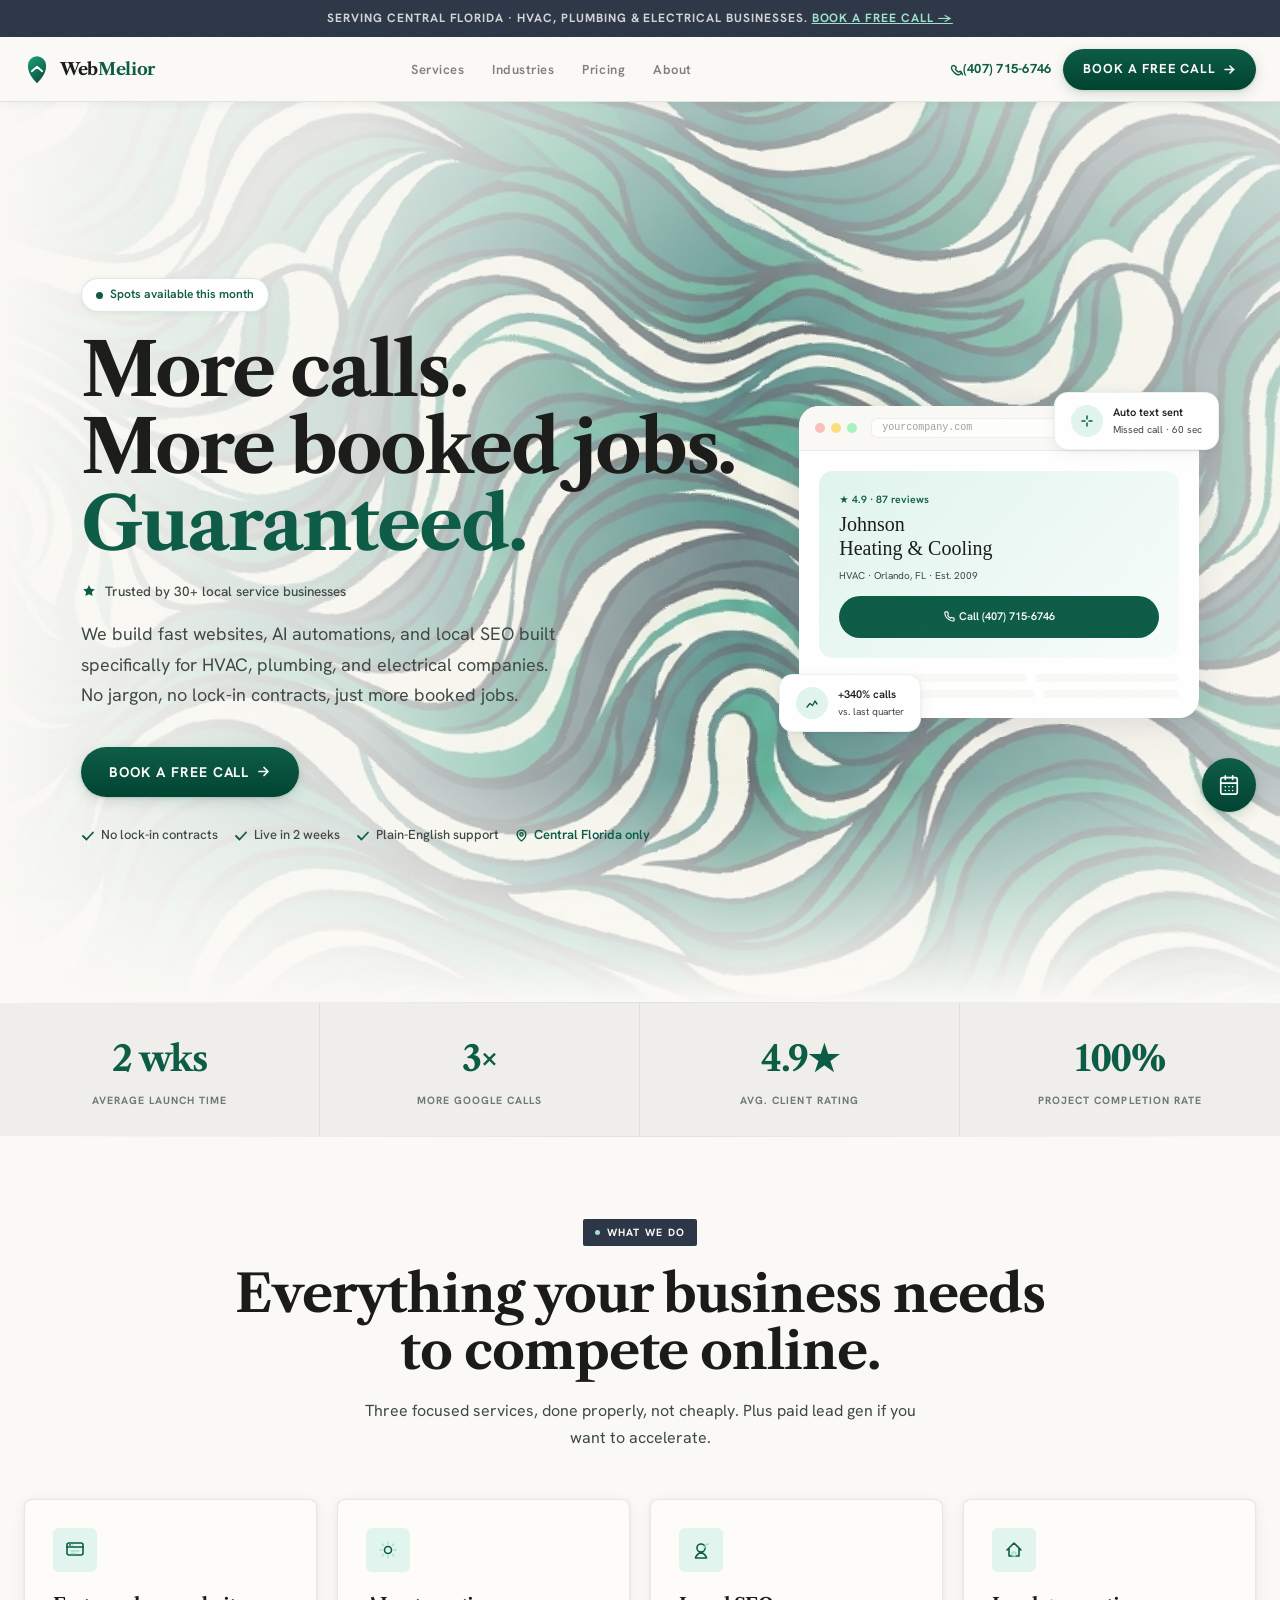
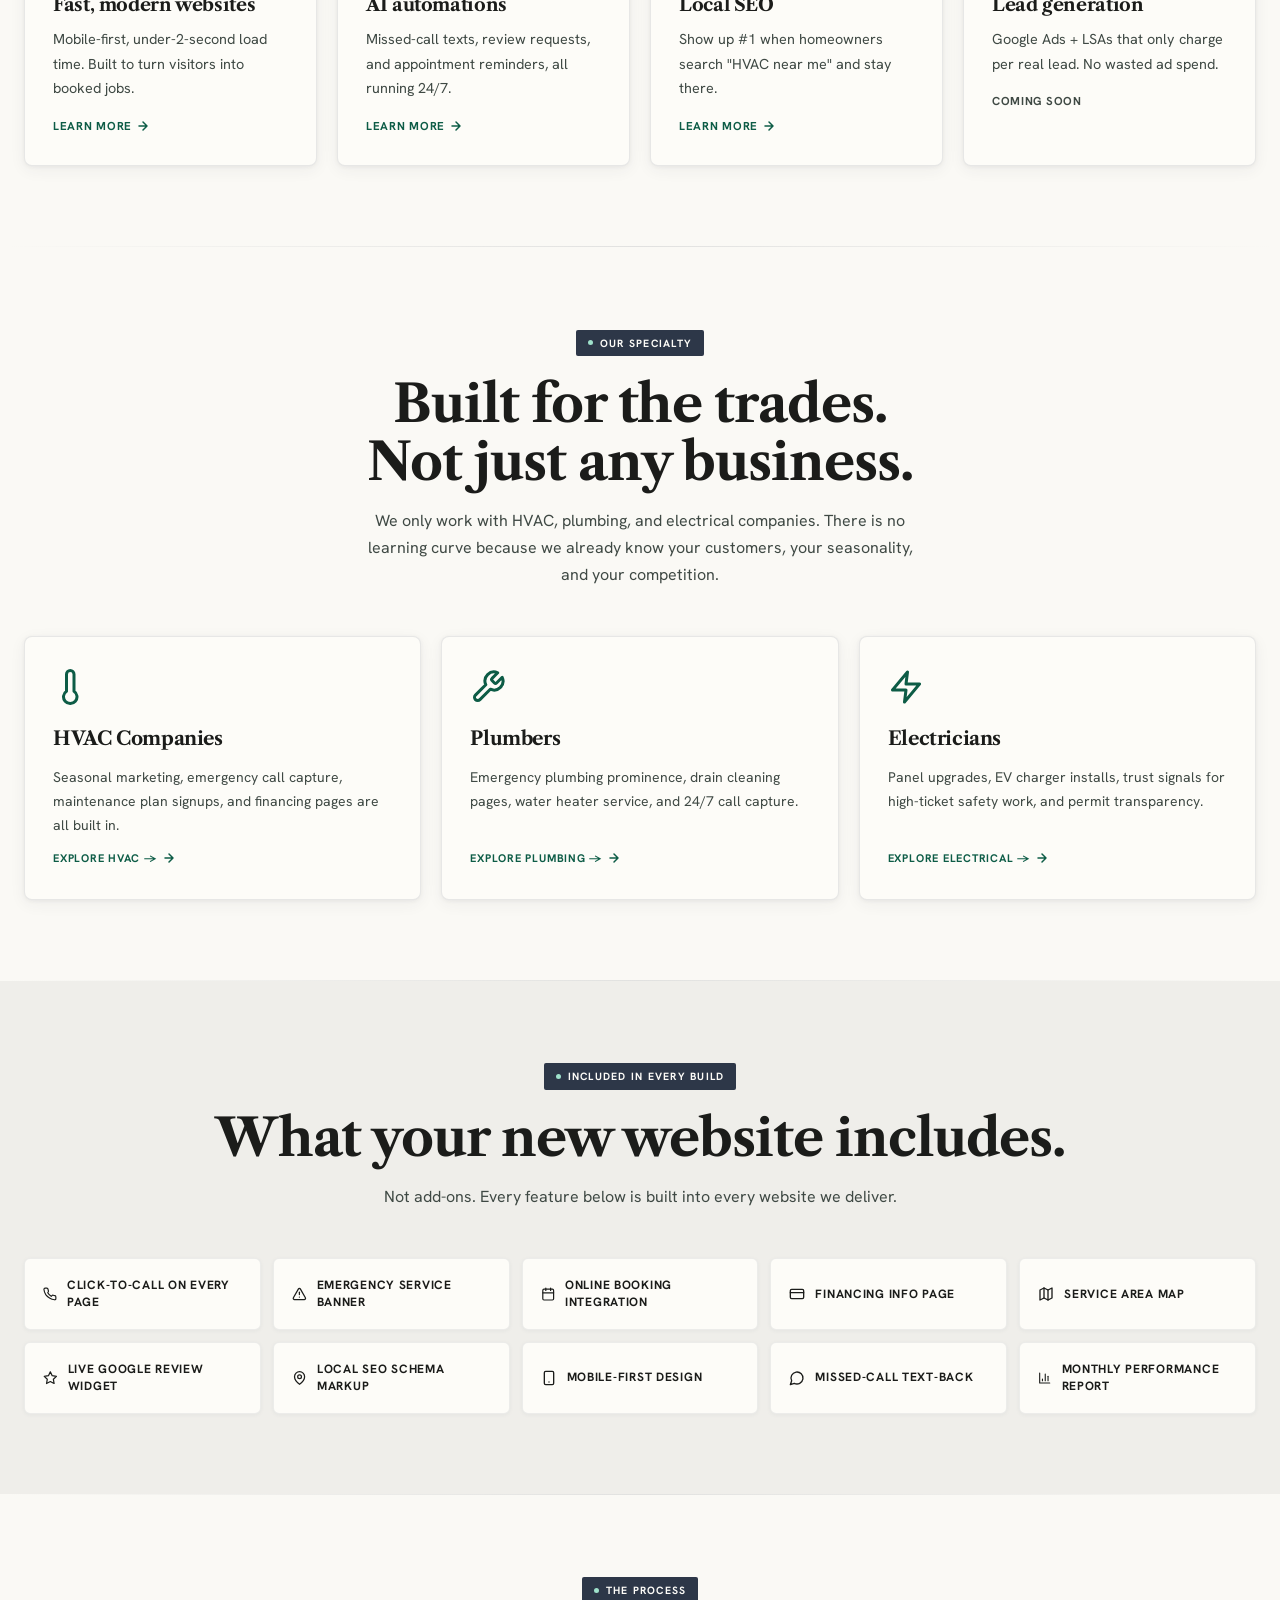
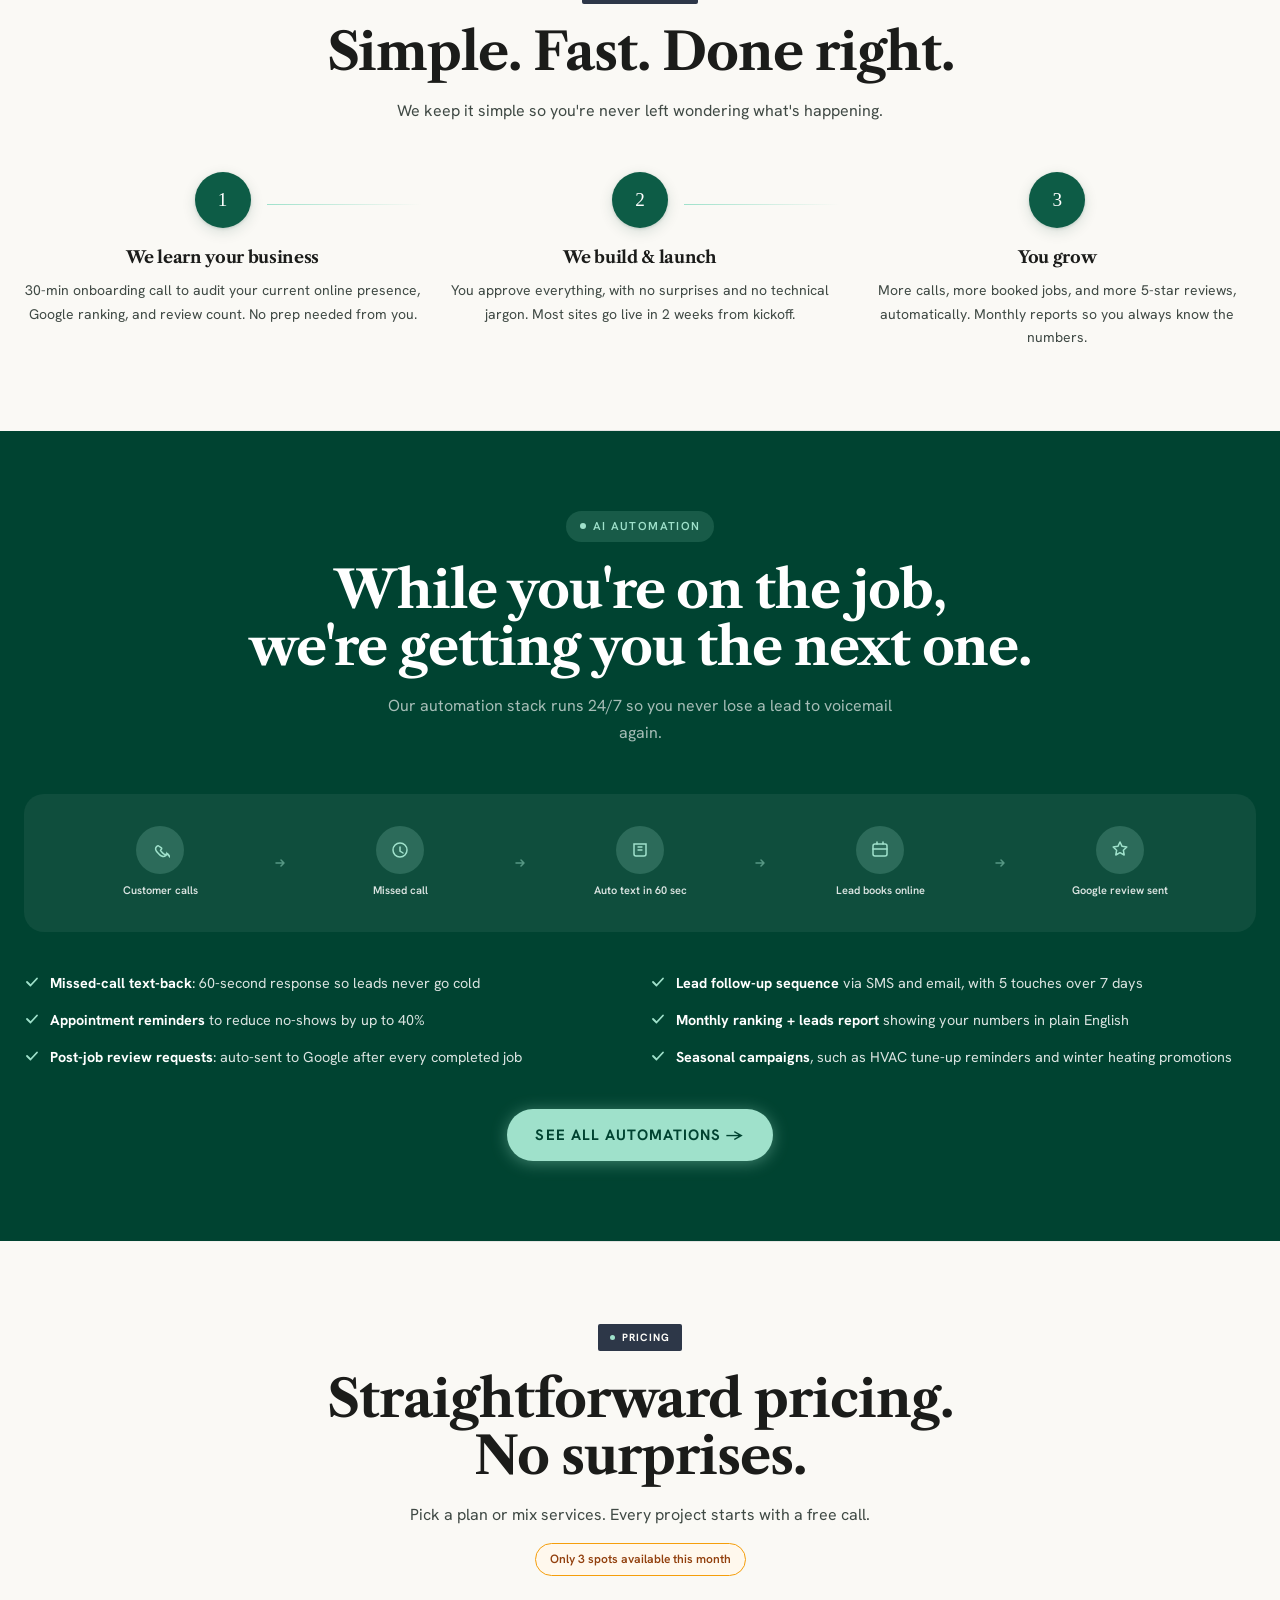
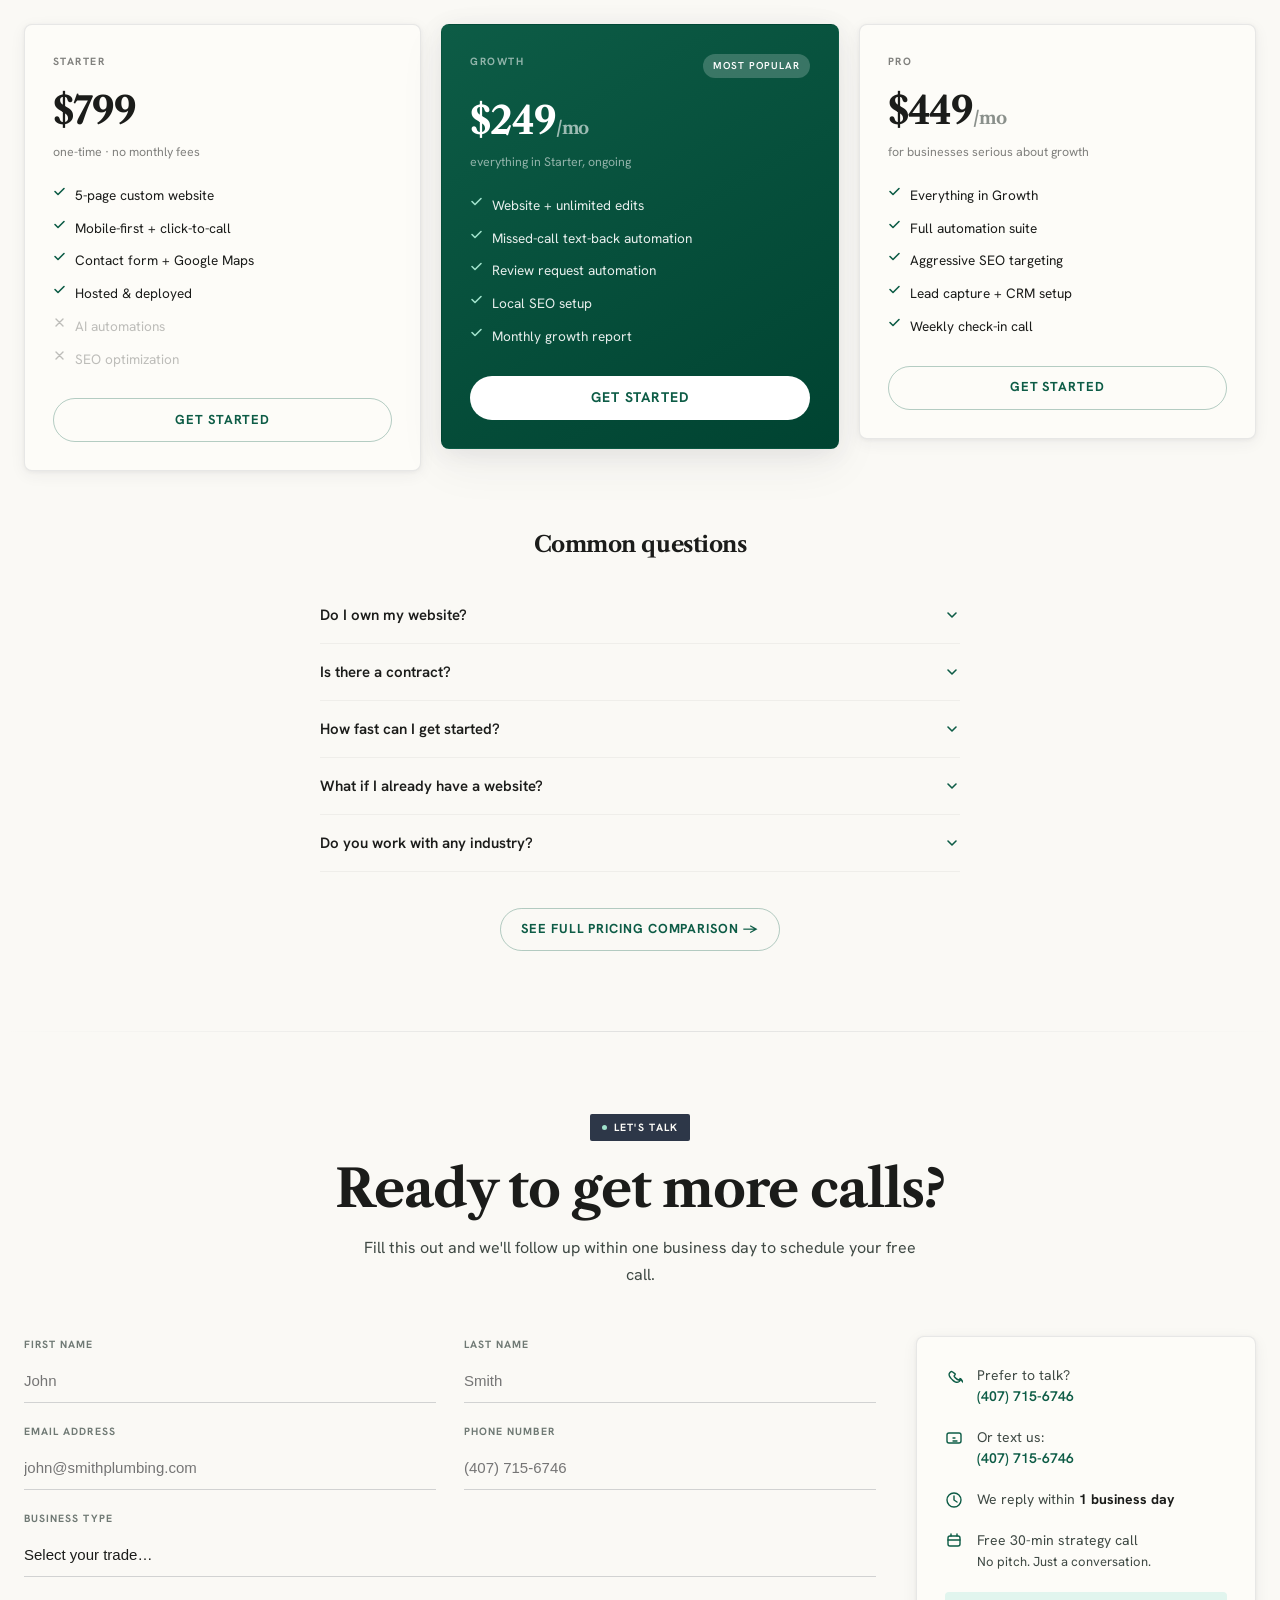
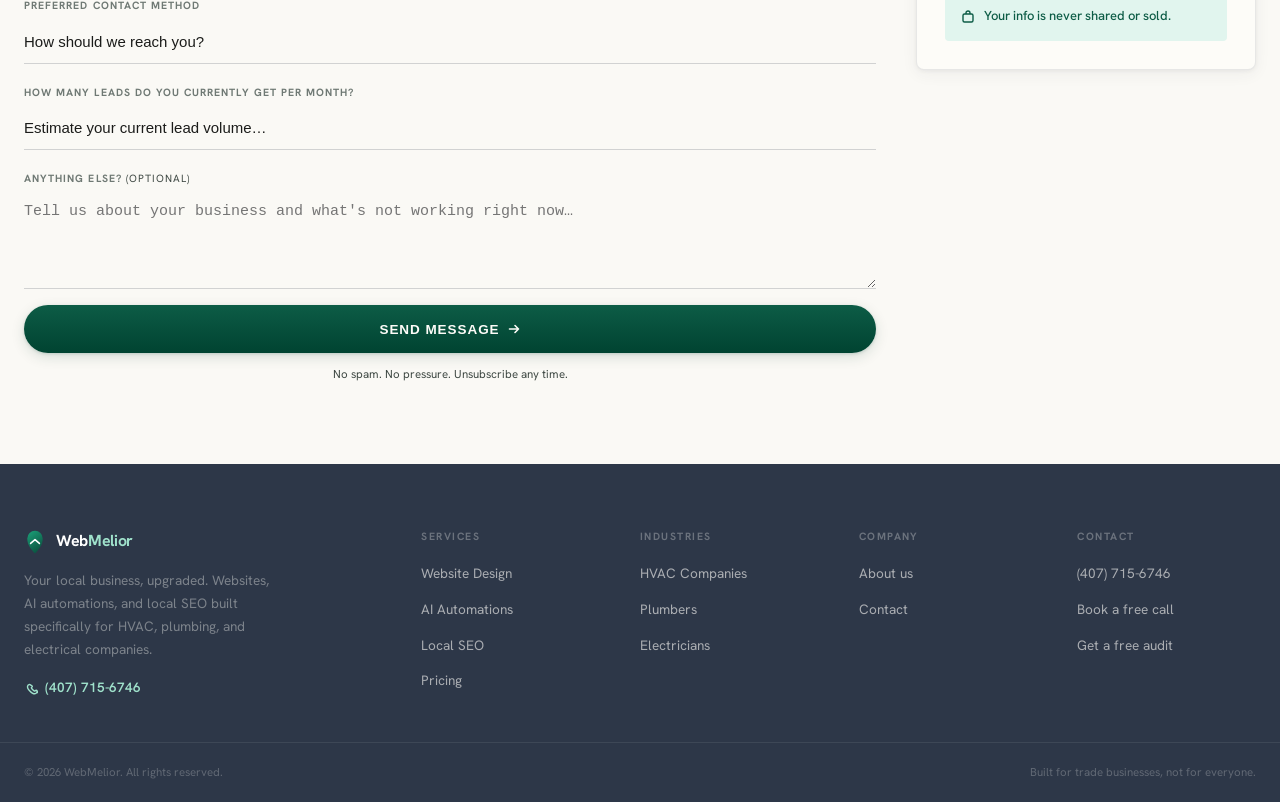
<file: clients/home-services-demo/site/index.html>
﻿<!DOCTYPE html>
<html lang="en">
<head>
  <meta charset="UTF-8"/>
  <meta name="viewport" content="width=device-width,initial-scale=1"/>
  <title>WebMelior | More Calls. More Booked Jobs. | HVAC, Plumbing &amp; Electrical Marketing</title>
  <meta name="description" content="WebMelior builds websites, AI automations, and local SEO for HVAC, plumbing, and electrical companies. Live in 2 weeks. No lock-in contracts. Book a free call."/>
  <meta property="og:title" content="WebMelior: Trade Business Marketing That Actually Works"/>
  <meta property="og:description" content="Websites, AI automations, and local SEO built exclusively for HVAC, plumbing, and electrical businesses."/>
  <meta property="og:type" content="website"/>
  <link rel="canonical" href="https://webmelior.com/"/>
  <link rel="preconnect" href="https://fonts.googleapis.com"/>
  <link rel="preconnect" href="https://fonts.gstatic.com" crossorigin/>
  <link href="https://fonts.googleapis.com/css2?family=Libre+Caslon+Text:ital,wght@0,400;0,700;1,400&family=Hanken+Grotesk:wght@400;500;600;700&display=swap" rel="stylesheet"/>
  <link rel="stylesheet" href="shared.css"/>

  <!-- JSON-LD: LocalBusiness -->
  <script type="application/ld+json">
  {
    "@context": "https://schema.org",
    "@type": "LocalBusiness",
    "name": "WebMelior",
    "description": "Digital marketing agency specializing in websites, AI automations, and local SEO for HVAC, plumbing, and electrical companies.",
    "url": "https://webmelior.com",
    "telephone": "+1-555-000-1234",
    "priceRange": "$$",
    "servesCuisine": null,
    "aggregateRating": {
      "@type": "AggregateRating",
      "ratingValue": "4.9",
      "reviewCount": "47"
    }
  }
  </script>
  <!-- JSON-LD: WebSite -->
  <script type="application/ld+json">
  {
    "@context": "https://schema.org",
    "@type": "WebSite",
    "name": "WebMelior",
    "url": "https://webmelior.com"
  }
  </script>
</head>

<body class="grain">

  <!-- ─── ANNOUNCEMENT BAR ─── -->
  <div class="announce-bar" role="banner">
    Serving Central Florida · HVAC, Plumbing &amp; Electrical businesses.
    <a data-cal-link="webmelior-zhfjhv/book-a-free-call" data-cal-namespace="book-a-free-call" data-cal-config='{"layout":"month_view","useSlotsViewOnSmallScreen":"true"}' href="#">Book a free call →</a>
  </div>

  <!-- ─── NAV ─── -->
  <nav class="site-nav" aria-label="Main navigation">
    <div class="nav-inner">
      <a href="index.html" class="nav-logo" aria-label="WebMelior home">
        <svg xmlns="http://www.w3.org/2000/svg" viewBox="0 0 80 98" width="26" height="32" aria-hidden="true">
          <defs><linearGradient id="wm" x1="0.25" y1="0" x2="0.75" y2="1"><stop offset="0%" stop-color="#1A9A74"/><stop offset="100%" stop-color="#0A4D3C"/></linearGradient></defs>
          <path d="M 40,93 C 22,74 12,59 12,38 A 28,28 0 0 1 68,38 C 68,59 58,74 40,93 Z" fill="url(#wm)"/>
          <polyline points="24,56 40,42 56,56" fill="none" stroke="#fff" stroke-width="5.5" stroke-linecap="round" stroke-linejoin="round"/>
        </svg>
        <span class="nav-logo-text">Web<span>Melior</span></span>
      </a>

      <ul class="nav-links" role="list">
        <li><a href="services/index.html">Services</a></li>
        <li><a href="industries/hvac.html">Industries</a></li>
        <li><a href="pricing.html">Pricing</a></li>
        <li><a href="about.html">About</a></li>
      </ul>

      <div class="nav-right">
        <a href="tel:+14077156746" class="nav-phone" aria-label="Call us">
          <svg width="15" height="15" viewBox="0 0 15 15" fill="none" aria-hidden="true"><path d="M13 10.5c0 .3-.1.6-.2.9-.2.3-.4.6-.7.8-.5.4-1 .6-1.6.6-.4 0-.9-.1-1.4-.3s-1-.5-1.5-.9c-.5-.4-1-.9-1.5-1.4-.5-.5-.9-1-1.4-1.5-.4-.5-.7-1-.9-1.5-.2-.5-.3-1-.3-1.4 0-.5.2-1 .5-1.5.4-.5.8-.8 1.4-.9.2 0 .4.1.6.2l2 1.2c.2.1.3.3.3.5s-.1.4-.2.6l-.6.7c-.1.1-.1.2-.1.3 0 .1.1.3.2.4.4.6.8 1 1.2 1.4.4.4.9.8 1.5 1.2.1.1.3.1.4.1.1 0 .2 0 .3-.1l.7-.6c.2-.1.4-.2.6-.2s.4.1.5.3l1.2 2c.1.2.2.4.2.6z" stroke="currentColor" stroke-width="1.4"/></svg>
          (407) 715-6746
        </a>
        <a data-cal-link="webmelior-zhfjhv/book-a-free-call" data-cal-namespace="book-a-free-call" data-cal-config='{"layout":"month_view","useSlotsViewOnSmallScreen":"true"}' href="#" class="btn btn-primary">
          Book a Free Call
          <svg width="13" height="13" viewBox="0 0 13 13" fill="none" aria-hidden="true"><path d="M2 6.5h9M7 3L10.5 6.5 7 10" stroke="currentColor" stroke-width="1.6" stroke-linecap="round" stroke-linejoin="round"/></svg>
        </a>
        <button class="hamburger" id="hamburger" aria-label="Open menu" aria-expanded="false" aria-controls="mobileMenu">
          <span></span><span></span><span></span>
        </button>
      </div>
    </div>

    <div class="mobile-menu" id="mobileMenu" role="dialog" aria-label="Mobile navigation">
      <a href="services/index.html">Services</a>
      <a href="industries/hvac.html">Industries</a>
      <a href="pricing.html">Pricing</a>
      <a href="about.html">About</a>
      <a data-cal-link="webmelior-zhfjhv/book-a-free-call" data-cal-namespace="book-a-free-call" data-cal-config='{"layout":"month_view","useSlotsViewOnSmallScreen":"true"}' href="#" class="btn btn-primary">Book a Free Call</a>
    </div>
  </nav>

  <!-- ─── HERO ─── -->
  <section id="hero" style="position:relative;min-height:100svh;display:flex;align-items:center;padding:80px 24px 60px;overflow:hidden;">
    <!-- Floating Ocean Background -->
    <div class="ocean-background-container" aria-hidden="true">
      <div class="ocean-background-layer"></div>
      <div class="ocean-overlay-shade"></div>
    </div>
    
    <!-- SVG Filter for Liquid Ocean Displacement -->
    <svg width="0" height="0" style="position:absolute;pointer-events:none;">
      <defs>
        <filter id="ocean-fluid" x="-15%" y="-15%" width="130%" height="130%">
          <feTurbulence type="fractalNoise" baseFrequency="0.005 0.007" numOctaves="5" result="noise" seed="5">
            <animate attributeName="baseFrequency"
              dur="38s"
              calcMode="spline"
              keyTimes="0;0.25;0.5;0.75;1"
              keySplines="0.4 0 0.6 1;0.4 0 0.6 1;0.4 0 0.6 1;0.4 0 0.6 1"
              values="0.004 0.006;0.007 0.009;0.005 0.008;0.008 0.010;0.004 0.006"
              repeatCount="indefinite"/>
          </feTurbulence>
          <feDisplacementMap in="SourceGraphic" in2="noise" scale="18" xChannelSelector="R" yChannelSelector="G"/>
        </filter>
      </defs>
    </svg>

    <div class="container hero-grid">
      <div class="reveal">
        <!-- Urgency badge -->
        <div style="display:inline-flex;align-items:center;gap:7px;background:#fff;border:1.5px solid rgba(15,110,86,0.15);border-radius:100px;padding:6px 14px;font-size:12px;font-weight:600;color:var(--green-mid);margin-bottom:20px;box-shadow:0 1px 6px rgba(15,110,86,0.08);">
          <span style="width:7px;height:7px;border-radius:50%;background:var(--green-mid);display:inline-block;animation:pulse 2s infinite;"></span>
          Spots available this month
        </div>

        <h1 style="font-size:clamp(2.6rem,6.5vw,4.6rem);letter-spacing:-0.03em;line-height:1.05;color:var(--text-dark);margin-bottom:18px;">
          More calls.<br/>More booked jobs.<br/><em style="color:var(--green-mid);font-style:normal;">Guaranteed.</em>
        </h1>

        <!-- Social proof line -->
        <p style="font-size:13.5px;font-weight:500;color:var(--text-mid);margin-bottom:16px;display:flex;align-items:center;gap:8px;">
          <svg width="16" height="16" viewBox="0 0 16 16" fill="none" aria-hidden="true"><path d="M8 1l1.8 3.7 4 .6-2.9 2.8.7 4L8 10.3 4.4 12.1l.7-4L2.2 5.3l4-.6z" fill="var(--green-mid)"/></svg>
          Trusted by 30+ local service businesses
        </p>

        <p style="font-size:clamp(1rem,2vw,1.125rem);line-height:1.7;color:var(--text-mid);max-width:480px;margin-bottom:36px;">
          We build fast websites, AI automations, and local SEO built specifically for HVAC, plumbing, and electrical companies. No jargon, no lock-in contracts, just more booked jobs.
        </p>

        <div style="display:flex;flex-wrap:wrap;gap:12px;margin-bottom:28px;">
          <a data-cal-link="webmelior-zhfjhv/book-a-free-call" data-cal-namespace="book-a-free-call" data-cal-config='{"layout":"month_view","useSlotsViewOnSmallScreen":"true"}' href="#" class="btn btn-primary btn-lg">
            Book a Free Call
            <svg width="15" height="15" viewBox="0 0 15 15" fill="none" aria-hidden="true"><path d="M3 7.5h9M8 3.5L12 7.5l-4 4" stroke="currentColor" stroke-width="1.7" stroke-linecap="round" stroke-linejoin="round"/></svg>
          </a>
        </div>

        <!-- Trust micro-badges -->
        <div style="display:flex;flex-wrap:wrap;gap:16px;font-size:13px;font-weight:500;color:var(--text-mid);">
          <span style="display:flex;align-items:center;gap:6px;">
            <svg width="14" height="14" viewBox="0 0 14 14" fill="none" aria-hidden="true"><path d="M2 7l3.5 3.5 6.5-7" stroke="var(--green-mid)" stroke-width="1.8" stroke-linecap="round" stroke-linejoin="round"/></svg>
            No lock-in contracts
          </span>
          <span style="display:flex;align-items:center;gap:6px;">
            <svg width="14" height="14" viewBox="0 0 14 14" fill="none" aria-hidden="true"><path d="M2 7l3.5 3.5 6.5-7" stroke="var(--green-mid)" stroke-width="1.8" stroke-linecap="round" stroke-linejoin="round"/></svg>
            Live in 2 weeks
          </span>
          <span style="display:flex;align-items:center;gap:6px;">
            <svg width="14" height="14" viewBox="0 0 14 14" fill="none" aria-hidden="true"><path d="M2 7l3.5 3.5 6.5-7" stroke="var(--green-mid)" stroke-width="1.8" stroke-linecap="round" stroke-linejoin="round"/></svg>
            Plain-English support
          </span>
          <span style="display:flex;align-items:center;gap:6px;color:var(--primary-mid);font-weight:600;">
            <svg width="13" height="13" viewBox="0 0 24 24" fill="none" stroke="currentColor" stroke-width="2.5" stroke-linecap="round" stroke-linejoin="round" aria-hidden="true"><path d="M20 10c0 6-8 12-8 12s-8-6-8-12a8 8 0 0 1 16 0Z"/><circle cx="12" cy="10" r="3"/></svg>
            Central Florida only
          </span>
        </div>
      </div>

      <!-- Hero visual -->
      <div class="reveal hero-visual" style="transition-delay:140ms;" id="heroVisual">
        <div style="position:relative;">
          <div style="background:#fff;border-radius:20px;box-shadow:var(--shadow-lg);overflow:hidden;">
            <div style="background:var(--cream);padding:12px 16px;border-bottom:1px solid rgba(0,0,0,0.06);display:flex;align-items:center;gap:6px;">
              <span style="width:10px;height:10px;border-radius:50%;background:#fca5a5;opacity:.7;" aria-hidden="true"></span>
              <span style="width:10px;height:10px;border-radius:50%;background:#fcd34d;opacity:.7;" aria-hidden="true"></span>
              <span style="width:10px;height:10px;border-radius:50%;background:#86efac;opacity:.7;" aria-hidden="true"></span>
              <div style="flex:1;height:20px;border-radius:6px;background:rgba(255,255,255,.8);margin-left:8px;border:1px solid rgba(0,0,0,.06);display:flex;align-items:center;padding:0 10px;">
                <span style="font-size:10px;font-family:monospace;color:var(--text-mid);opacity:.5;">yourcompany.com</span>
              </div>
            </div>
            <div style="padding:20px;">
              <div style="background:linear-gradient(135deg,var(--accent-light),#f8fdfb);border-radius:14px;padding:20px;margin-bottom:16px;">
                <div style="font-size:10.5px;font-weight:600;color:var(--green-mid);margin-bottom:4px;">★ 4.9 · 87 reviews</div>
                <div style="font-family:'DM Serif Display',serif;font-size:20px;color:var(--text-dark);line-height:1.2;margin-bottom:8px;">Johnson<br/>Heating &amp; Cooling</div>
                <div style="font-size:10px;color:var(--text-mid);margin-bottom:12px;">HVAC · Orlando, FL · Est. 2009</div>
                <div style="background:var(--green-mid);border-radius:100px;padding:8px 14px;text-align:center;">
                  <span style="color:#fff;font-size:11px;font-weight:600;display:inline-flex;align-items:center;gap:4px;"><svg width="11" height="11" viewBox="0 0 24 24" fill="none" stroke="currentColor" stroke-width="2.5" stroke-linecap="round" stroke-linejoin="round"><path d="M22 16.92v3a2 2 0 0 1-2.18 2 19.79 19.79 0 0 1-8.63-3.07A19.5 19.5 0 0 1 4.69 13a19.79 19.79 0 0 1-3.07-8.67A2 2 0 0 1 3.56 2h3a2 2 0 0 1 2 1.72c.127.96.361 1.903.7 2.81a2 2 0 0 1-.45 2.11L8.09 9.91a16 16 0 0 0 6 6l1.27-1.27a2 2 0 0 1 2.11-.45c.907.339 1.85.573 2.81.7A2 2 0 0 1 22 16.92z"/></svg> Call (407) 715-6746</span>
                </div>
              </div>
              <div style="display:flex;flex-direction:column;gap:8px;">
                <div style="display:flex;gap:8px;"><div style="flex:1;height:8px;border-radius:100px;background:var(--cream);"></div><div style="width:40%;height:8px;border-radius:100px;background:var(--cream);"></div></div>
                <div style="display:flex;gap:8px;"><div style="width:60%;height:8px;border-radius:100px;background:var(--cream);"></div><div style="flex:1;height:8px;border-radius:100px;background:var(--cream);"></div></div>
              </div>
            </div>
          </div>

          <!-- Floating badge: missed call text -->
          <div style="position:absolute;top:-14px;right:-20px;background:#fff;border-radius:14px;padding:11px 16px;box-shadow:var(--shadow-card);display:flex;align-items:center;gap:10px;border:1px solid rgba(15,110,86,0.08);">
            <div style="width:32px;height:32px;border-radius:50%;background:var(--accent-light);display:flex;align-items:center;justify-content:center;flex-shrink:0;">
              <svg width="14" height="14" viewBox="0 0 14 14" fill="none" aria-hidden="true"><path d="M7 2v3M7 9v3M2 7h3M9 7h3" stroke="var(--green-mid)" stroke-width="1.5" stroke-linecap="round"/></svg>
            </div>
            <div>
              <div style="font-size:11px;font-weight:600;color:var(--text-dark);">Auto text sent</div>
              <div style="font-size:10px;color:var(--text-mid);">Missed call · 60 sec</div>
            </div>
          </div>

          <!-- Floating badge: SEO -->
          <div style="position:absolute;bottom:-14px;left:-20px;background:#fff;border-radius:14px;padding:11px 16px;box-shadow:var(--shadow-card);display:flex;align-items:center;gap:10px;border:1px solid rgba(15,110,86,0.08);">
            <div style="width:32px;height:32px;border-radius:50%;background:var(--accent-light);display:flex;align-items:center;justify-content:center;flex-shrink:0;">
              <svg width="14" height="14" viewBox="0 0 14 14" fill="none" aria-hidden="true"><path d="M2 11l3-3.5 2.5 2L10 5l2 3" stroke="var(--green-mid)" stroke-width="1.4" stroke-linecap="round" stroke-linejoin="round"/></svg>
            </div>
            <div>
              <div style="font-size:11px;font-weight:600;color:var(--text-dark);">+340% calls</div>
              <div style="font-size:10px;color:var(--text-mid);">vs. last quarter</div>
            </div>
          </div>
        </div>
      </div>
    </div>
  </section>

  <!-- ─── STATS BAR ─── -->
  <div class="divider"></div>
  <div class="stats-bar reveal" role="list" aria-label="Key statistics">
    <div class="stat-cell" role="listitem">
      <div class="stat-num" data-target="2" data-suffix=" wks">2 wks</div>
      <div class="stat-label">Average launch time</div>
    </div>
    <div class="stat-cell" role="listitem">
      <div class="stat-num" data-target="3" data-suffix="×">3×</div>
      <div class="stat-label">More Google calls</div>
    </div>
    <div class="stat-cell" role="listitem">
      <div class="stat-num">4.9★</div>
      <div class="stat-label" aria-label="4.9 stars average client rating">Avg. client rating</div>
    </div>
    <div class="stat-cell" role="listitem">
      <div class="stat-num">100%</div>
      <div class="stat-label">Project completion rate</div>
    </div>
  </div>
  <div class="divider"></div>

  <!-- ─── SERVICES ─── -->
  <section class="section" id="services">
    <div class="container">
      <div class="text-center reveal" style="margin-bottom:48px;">
        <div class="section-badge"><span class="dot"></span>What we do</div>
        <h2 class="section-title">Everything your business needs<br/>to compete online.</h2>
        <p class="section-sub">Three focused services, done properly, not cheaply. Plus paid lead gen if you want to accelerate.</p>
      </div>

      <div class="grid-4 reveal">
        <!-- Website -->
        <a href="services/websites.html" class="card" style="text-decoration:none;color:inherit;">
          <div class="card-icon">
            <svg width="20" height="20" viewBox="0 0 20 20" fill="none" aria-hidden="true"><rect x="2" y="3" width="16" height="12" rx="2" stroke="var(--green-mid)" stroke-width="1.6"/><path d="M2 7h16" stroke="var(--green-mid)" stroke-width="1.6" stroke-linecap="round"/><circle cx="5" cy="5" r=".9" fill="var(--green-mid)"/><circle cx="7.5" cy="5" r=".9" fill="var(--accent)"/><path d="M6 11h8M6 13.5h5" stroke="var(--accent)" stroke-width="1.3" stroke-linecap="round"/></svg>
          </div>
          <h3>Fast, modern websites</h3>
          <p>Mobile-first, under-2-second load time. Built to turn visitors into booked jobs.</p>
          <span class="card-link">Learn more <svg width="12" height="12" viewBox="0 0 12 12" fill="none" aria-hidden="true"><path d="M2 6h8M6 2l4 4-4 4" stroke="currentColor" stroke-width="1.5" stroke-linecap="round" stroke-linejoin="round"/></svg></span>
        </a>

        <!-- Automation -->
        <a href="services/automation.html" class="card" style="text-decoration:none;color:inherit;">
          <div class="card-icon">
            <svg width="20" height="20" viewBox="0 0 20 20" fill="none" aria-hidden="true"><circle cx="10" cy="10" r="3.5" stroke="var(--green-mid)" stroke-width="1.6"/><path d="M10 2v2M10 16v2M2 10h2M16 10h2M4.1 4.1l1.4 1.4M14.5 14.5l1.4 1.4M4.1 15.9l1.4-1.4M14.5 5.5l1.4-1.4" stroke="var(--accent)" stroke-width="1.4" stroke-linecap="round"/></svg>
          </div>
          <h3>AI automations</h3>
          <p>Missed-call texts, review requests, and appointment reminders, all running 24/7.</p>
          <span class="card-link">Learn more <svg width="12" height="12" viewBox="0 0 12 12" fill="none" aria-hidden="true"><path d="M2 6h8M6 2l4 4-4 4" stroke="currentColor" stroke-width="1.5" stroke-linecap="round" stroke-linejoin="round"/></svg></span>
        </a>

        <!-- SEO -->
        <a href="services/seo.html" class="card" style="text-decoration:none;color:inherit;">
          <div class="card-icon">
            <svg width="20" height="20" viewBox="0 0 20 20" fill="none" aria-hidden="true"><circle cx="10" cy="8" r="4" stroke="var(--green-mid)" stroke-width="1.6"/><path d="M10 12c0 0-5.5 3.5-5.5 6h11c0-2.5-5.5-6-5.5-6z" stroke="var(--green-mid)" stroke-width="1.6" stroke-linejoin="round"/><path d="M13 8l2-3.5M15 4.5l2.5-.5" stroke="var(--accent)" stroke-width="1.3" stroke-linecap="round"/></svg>
          </div>
          <h3>Local SEO</h3>
          <p>Show up #1 when homeowners search "HVAC near me" and stay there.</p>
          <span class="card-link">Learn more <svg width="12" height="12" viewBox="0 0 12 12" fill="none" aria-hidden="true"><path d="M2 6h8M6 2l4 4-4 4" stroke="currentColor" stroke-width="1.5" stroke-linecap="round" stroke-linejoin="round"/></svg></span>
        </a>

        <!-- Lead Gen -->
        <div class="card">
          <div class="card-icon">
            <svg width="20" height="20" viewBox="0 0 20 20" fill="none" aria-hidden="true"><path d="M3 10l7-7 7 7M5 8v8h10V8" stroke="var(--green-mid)" stroke-width="1.6" stroke-linecap="round" stroke-linejoin="round"/><circle cx="10" cy="14" r="2" stroke="var(--accent)" stroke-width="1.4"/></svg>
          </div>
          <h3>Lead generation</h3>
          <p>Google Ads + LSAs that only charge per real lead. No wasted ad spend.</p>
          <span class="card-link" style="color:var(--text-mid);cursor:default;">Coming soon</span>
        </div>
      </div>
    </div>
  </section>

  <div class="divider"></div>

  <!-- ─── INDUSTRIES ─── -->
  <section class="section" id="industries">
    <div class="container">
      <div class="text-center reveal" style="margin-bottom:48px;">
        <div class="section-badge"><span class="dot"></span>Our specialty</div>
        <h2 class="section-title">Built for the trades.<br/>Not just any business.</h2>
        <p class="section-sub">We only work with HVAC, plumbing, and electrical companies. There is no learning curve because we already know your customers, your seasonality, and your competition.</p>
      </div>

      <div class="grid-3 reveal">
        <a href="industries/hvac.html" class="industry-card">
          <div class="icon" style="color:var(--primary-mid);line-height:1;"><svg class="lucide-icon" width="36" height="36" xmlns="http://www.w3.org/2000/svg" viewBox="0 0 24 24" fill="none" stroke="currentColor" stroke-width="2" stroke-linecap="round" stroke-linejoin="round"><path d="M14 14.76V3.5a2.5 2.5 0 0 0-5 0v11.26a4.5 4.5 0 1 0 5 0z"/></svg></div>
          <h3>HVAC Companies</h3>
          <p>Seasonal marketing, emergency call capture, maintenance plan signups, and financing pages are all built in.</p>
          <span class="arrow">Explore HVAC → <svg width="12" height="12" viewBox="0 0 12 12" fill="none" aria-hidden="true"><path d="M2 6h8M6 2l4 4-4 4" stroke="currentColor" stroke-width="1.5" stroke-linecap="round" stroke-linejoin="round"/></svg></span>
        </a>

        <a href="industries/plumbing.html" class="industry-card">
          <div class="icon" style="color:var(--primary-mid);line-height:1;"><svg class="lucide-icon" width="36" height="36" xmlns="http://www.w3.org/2000/svg" viewBox="0 0 24 24" fill="none" stroke="currentColor" stroke-width="2" stroke-linecap="round" stroke-linejoin="round"><path d="M14.7 6.3a1 1 0 0 0 0 1.4l1.6 1.6a1 1 0 0 0 1.4 0l3.77-3.77a6 6 0 0 1-7.94 7.94l-6.91 6.91a2.12 2.12 0 0 1-3-3l6.91-6.91a6 6 0 0 1 7.94-7.94l-3.76 3.76z"/></svg></div>
          <h3>Plumbers</h3>
          <p>Emergency plumbing prominence, drain cleaning pages, water heater service, and 24/7 call capture.</p>
          <span class="arrow">Explore Plumbing → <svg width="12" height="12" viewBox="0 0 12 12" fill="none" aria-hidden="true"><path d="M2 6h8M6 2l4 4-4 4" stroke="currentColor" stroke-width="1.5" stroke-linecap="round" stroke-linejoin="round"/></svg></span>
        </a>

        <a href="industries/electrical.html" class="industry-card">
          <div class="icon" style="color:var(--primary-mid);line-height:1;"><svg class="lucide-icon" width="36" height="36" xmlns="http://www.w3.org/2000/svg" viewBox="0 0 24 24" fill="none" stroke="currentColor" stroke-width="2" stroke-linecap="round" stroke-linejoin="round"><polygon points="13 2 3 14 12 14 11 22 21 10 12 10 13 2"/></svg></div>
          <h3>Electricians</h3>
          <p>Panel upgrades, EV charger installs, trust signals for high-ticket safety work, and permit transparency.</p>
          <span class="arrow">Explore Electrical → <svg width="12" height="12" viewBox="0 0 12 12" fill="none" aria-hidden="true"><path d="M2 6h8M6 2l4 4-4 4" stroke="currentColor" stroke-width="1.5" stroke-linecap="round" stroke-linejoin="round"/></svg></span>
        </a>
      </div>
    </div>
  </section>

  <div class="divider"></div>

  <!-- ─── FEATURE HIGHLIGHTS ─── -->
  <section class="section" style="background:var(--cream-dark);">
    <div class="container">
      <div class="text-center reveal" style="margin-bottom:48px;">
        <div class="section-badge"><span class="dot"></span>Included in every build</div>
        <h2 class="section-title">What your new website includes.</h2>
        <p class="section-sub">Not add-ons. Every feature below is built into every website we deliver.</p>
      </div>

      <div class="reveal feature-grid">
        <div class="feature-item" style="flex-direction:row;align-items:center;gap:10px;"><svg class="lucide-icon" width="16" height="16" xmlns="http://www.w3.org/2000/svg" viewBox="0 0 24 24" fill="none" stroke="currentColor" stroke-width="2" stroke-linecap="round" stroke-linejoin="round"><path d="M22 16.92v3a2 2 0 0 1-2.18 2 19.79 19.79 0 0 1-8.63-3.07A19.5 19.5 0 0 1 4.69 13a19.79 19.79 0 0 1-3.07-8.67A2 2 0 0 1 3.56 2h3a2 2 0 0 1 2 1.72c.127.96.361 1.903.7 2.81a2 2 0 0 1-.45 2.11L8.09 9.91a16 16 0 0 0 6 6l1.27-1.27a2 2 0 0 1 2.11-.45c.907.339 1.85.573 2.81.7A2 2 0 0 1 22 16.92z"/></svg><div class="feature-label">Click-to-call on every page</div></div>
        <div class="feature-item" style="flex-direction:row;align-items:center;gap:10px;"><svg class="lucide-icon" width="16" height="16" xmlns="http://www.w3.org/2000/svg" viewBox="0 0 24 24" fill="none" stroke="currentColor" stroke-width="2" stroke-linecap="round" stroke-linejoin="round"><path d="m21.73 18-8-14a2 2 0 0 0-3.48 0l-8 14A2 2 0 0 0 4 21h16a2 2 0 0 0 1.73-3Z"/><path d="M12 9v4"/><path d="M12 17h.01"/></svg><div class="feature-label">Emergency service banner</div></div>
        <div class="feature-item" style="flex-direction:row;align-items:center;gap:10px;"><svg class="lucide-icon" width="16" height="16" xmlns="http://www.w3.org/2000/svg" viewBox="0 0 24 24" fill="none" stroke="currentColor" stroke-width="2" stroke-linecap="round" stroke-linejoin="round"><rect width="18" height="18" x="3" y="4" rx="2" ry="2"/><line x1="16" x2="16" y1="2" y2="6"/><line x1="8" x2="8" y1="2" y2="6"/><line x1="3" x2="21" y1="10" y2="10"/></svg><div class="feature-label">Online booking integration</div></div>
        <div class="feature-item" style="flex-direction:row;align-items:center;gap:10px;"><svg class="lucide-icon" width="16" height="16" xmlns="http://www.w3.org/2000/svg" viewBox="0 0 24 24" fill="none" stroke="currentColor" stroke-width="2" stroke-linecap="round" stroke-linejoin="round"><rect width="20" height="14" x="2" y="5" rx="2"/><line x1="2" x2="22" y1="10" y2="10"/></svg><div class="feature-label">Financing info page</div></div>
        <div class="feature-item" style="flex-direction:row;align-items:center;gap:10px;"><svg class="lucide-icon" width="16" height="16" xmlns="http://www.w3.org/2000/svg" viewBox="0 0 24 24" fill="none" stroke="currentColor" stroke-width="2" stroke-linecap="round" stroke-linejoin="round"><polygon points="3 6 9 3 15 6 21 3 21 18 15 21 9 18 3 21"/><line x1="9" x2="9" y1="3" y2="18"/><line x1="15" x2="15" y1="6" y2="21"/></svg><div class="feature-label">Service area map</div></div>
        <div class="feature-item" style="flex-direction:row;align-items:center;gap:10px;"><svg class="lucide-icon" width="16" height="16" xmlns="http://www.w3.org/2000/svg" viewBox="0 0 24 24" fill="none" stroke="currentColor" stroke-width="2" stroke-linecap="round" stroke-linejoin="round"><polygon points="12 2 15.09 8.26 22 9.27 17 14.14 18.18 21.02 12 17.77 5.82 21.02 7 14.14 2 9.27 8.91 8.26 12 2"/></svg><div class="feature-label">Live Google review widget</div></div>
        <div class="feature-item" style="flex-direction:row;align-items:center;gap:10px;"><svg class="lucide-icon" width="16" height="16" xmlns="http://www.w3.org/2000/svg" viewBox="0 0 24 24" fill="none" stroke="currentColor" stroke-width="2" stroke-linecap="round" stroke-linejoin="round"><path d="M20 10c0 6-8 12-8 12s-8-6-8-12a8 8 0 0 1 16 0Z"/><circle cx="12" cy="10" r="3"/></svg><div class="feature-label">Local SEO schema markup</div></div>
        <div class="feature-item" style="flex-direction:row;align-items:center;gap:10px;"><svg class="lucide-icon" width="16" height="16" xmlns="http://www.w3.org/2000/svg" viewBox="0 0 24 24" fill="none" stroke="currentColor" stroke-width="2" stroke-linecap="round" stroke-linejoin="round"><rect width="14" height="20" x="5" y="2" rx="2" ry="2"/><path d="M12 18h.01"/></svg><div class="feature-label">Mobile-first design</div></div>
        <div class="feature-item" style="flex-direction:row;align-items:center;gap:10px;"><svg class="lucide-icon" width="16" height="16" xmlns="http://www.w3.org/2000/svg" viewBox="0 0 24 24" fill="none" stroke="currentColor" stroke-width="2" stroke-linecap="round" stroke-linejoin="round"><path d="M7.9 20A9 9 0 1 0 4 16.1L2 22Z"/></svg><div class="feature-label">Missed-call text-back</div></div>
        <div class="feature-item" style="flex-direction:row;align-items:center;gap:10px;"><svg class="lucide-icon" width="16" height="16" xmlns="http://www.w3.org/2000/svg" viewBox="0 0 24 24" fill="none" stroke="currentColor" stroke-width="2" stroke-linecap="round" stroke-linejoin="round"><path d="M3 3v18h18"/><path d="M18 17V9"/><path d="M13 17V5"/><path d="M8 17v-3"/></svg><div class="feature-label">Monthly performance report</div></div>
      </div>
    </div>
  </section>

  <div class="divider"></div>

  <!-- ─── PROCESS ─── -->
  <section class="section" id="process">
    <div class="container">
      <div class="text-center reveal" style="margin-bottom:48px;">
        <div class="section-badge"><span class="dot"></span>The process</div>
        <h2 class="section-title">Simple. Fast. Done right.</h2>
        <p class="section-sub">We keep it simple so you're never left wondering what's happening.</p>
      </div>

      <div class="grid-3 reveal">
        <div style="position:relative;">
          <div style="display:none;position:absolute;top:32px;left:calc(50% + 44px);right:0;height:1px;background:linear-gradient(90deg,var(--accent),transparent);" class="step-connector" aria-hidden="true"></div>
          <div style="display:flex;flex-direction:column;align-items:center;text-align:center;gap:16px;">
            <div style="width:56px;height:56px;border-radius:50%;background:var(--green-mid);color:#fff;font-family:'DM Serif Display',serif;font-size:1.2rem;display:flex;align-items:center;justify-content:center;box-shadow:var(--shadow-btn);" aria-label="Step 1">1</div>
            <div>
              <h3 style="font-size:1.05rem;letter-spacing:-0.02em;margin-bottom:8px;">We learn your business</h3>
              <p style="font-size:0.875rem;line-height:1.7;color:var(--text-mid);">30-min onboarding call to audit your current online presence, Google ranking, and review count. No prep needed from you.</p>
            </div>
          </div>
        </div>

        <div style="position:relative;">
          <div style="display:none;position:absolute;top:32px;left:calc(50% + 44px);right:0;height:1px;background:linear-gradient(90deg,var(--accent),transparent);" class="step-connector" aria-hidden="true"></div>
          <div style="display:flex;flex-direction:column;align-items:center;text-align:center;gap:16px;">
            <div style="width:56px;height:56px;border-radius:50%;background:var(--green-mid);color:#fff;font-family:'DM Serif Display',serif;font-size:1.2rem;display:flex;align-items:center;justify-content:center;box-shadow:var(--shadow-btn);" aria-label="Step 2">2</div>
            <div>
              <h3 style="font-size:1.05rem;letter-spacing:-0.02em;margin-bottom:8px;">We build &amp; launch</h3>
              <p style="font-size:0.875rem;line-height:1.7;color:var(--text-mid);">You approve everything, with no surprises and no technical jargon. Most sites go live in 2 weeks from kickoff.</p>
            </div>
          </div>
        </div>

        <div style="display:flex;flex-direction:column;align-items:center;text-align:center;gap:16px;">
          <div style="width:56px;height:56px;border-radius:50%;background:var(--green-mid);color:#fff;font-family:'DM Serif Display',serif;font-size:1.2rem;display:flex;align-items:center;justify-content:center;box-shadow:var(--shadow-btn);" aria-label="Step 3">3</div>
          <div>
            <h3 style="font-size:1.05rem;letter-spacing:-0.02em;margin-bottom:8px;">You grow</h3>
            <p style="font-size:0.875rem;line-height:1.7;color:var(--text-mid);">More calls, more booked jobs, and more 5-star reviews, automatically. Monthly reports so you always know the numbers.</p>
          </div>
        </div>
      </div>
    </div>
  </section>

  <div class="divider"></div>

  <!-- ─── AUTOMATION PREVIEW ─── -->
  <section class="section" style="background:var(--green-dark);color:#fff;" id="automation">
    <div class="container">
      <div class="text-center reveal" style="margin-bottom:48px;">
        <div style="display:inline-flex;align-items:center;gap:7px;background:rgba(159,225,203,0.15);color:var(--accent);font-size:11.5px;font-weight:600;letter-spacing:0.12em;text-transform:uppercase;padding:6px 14px;border-radius:100px;margin-bottom:20px;">
          <span style="width:6px;height:6px;border-radius:50%;background:var(--accent);"></span>AI Automation
        </div>
        <h2 class="section-title" style="color:#fff;">While you're on the job,<br/>we're getting you the next one.</h2>
        <p class="section-sub" style="color:rgba(255,255,255,0.65);max-width:540px;margin:0 auto;">Our automation stack runs 24/7 so you never lose a lead to voicemail again.</p>
      </div>

      <!-- Automation flow -->
      <div class="reveal" style="background:rgba(255,255,255,0.06);border-radius:20px;padding:32px;margin-bottom:40px;overflow-x:auto;">
        <div style="display:flex;align-items:center;gap:8px;min-width:600px;">
          <div style="display:flex;flex-direction:column;align-items:center;gap:8px;flex:1;text-align:center;">
            <div style="width:48px;height:48px;border-radius:50%;background:rgba(159,225,203,0.2);display:flex;align-items:center;justify-content:center;">
              <svg width="20" height="20" viewBox="0 0 20 20" fill="none" aria-hidden="true"><path d="M17 13.5c0 .4-.1.7-.3 1.1-.3.4-.6.8-1 1.1-.7.5-1.4.8-2.2.8-.6 0-1.2-.2-1.9-.5-.7-.3-1.4-.8-2.1-1.4-.7-.6-1.4-1.3-2-2-.6-.7-1.1-1.4-1.4-2-.3-.6-.5-1.3-.5-1.8 0-.7.2-1.3.7-1.9.5-.6 1.1-1 1.8-1.2.3 0 .5.1.7.3l2.5 1.8c.2.2.4.4.4.7s-.1.5-.3.7l-.8.9c-.1.1-.1.3-.1.4.1.2.3.4.5.6.6.8 1.2 1.4 1.8 2 .6.6 1.3 1.1 2 1.5.1.1.3.2.5.2s.3-.1.4-.2l.8-.8c.2-.2.4-.3.7-.3s.5.1.7.4l1.8 2.5c.1.2.2.4.2.6z" stroke="var(--accent)" stroke-width="1.5"/></svg>
            </div>
            <span style="font-size:11px;font-weight:600;color:rgba(255,255,255,.85);">Customer calls</span>
          </div>
          <svg width="16" height="16" viewBox="0 0 16 16" fill="none" aria-hidden="true" style="flex-shrink:0;opacity:.5;"><path d="M4 8h8M9 5l3 3-3 3" stroke="var(--accent)" stroke-width="1.5" stroke-linecap="round" stroke-linejoin="round"/></svg>
          <div style="display:flex;flex-direction:column;align-items:center;gap:8px;flex:1;text-align:center;">
            <div style="width:48px;height:48px;border-radius:50%;background:rgba(159,225,203,0.2);display:flex;align-items:center;justify-content:center;">
              <svg width="20" height="20" viewBox="0 0 20 20" fill="none" aria-hidden="true"><circle cx="10" cy="10" r="7" stroke="var(--accent)" stroke-width="1.5"/><path d="M10 7v4l3 2" stroke="var(--accent)" stroke-width="1.5" stroke-linecap="round"/></svg>
            </div>
            <span style="font-size:11px;font-weight:600;color:rgba(255,255,255,.85);">Missed call</span>
          </div>
          <svg width="16" height="16" viewBox="0 0 16 16" fill="none" aria-hidden="true" style="flex-shrink:0;opacity:.5;"><path d="M4 8h8M9 5l3 3-3 3" stroke="var(--accent)" stroke-width="1.5" stroke-linecap="round" stroke-linejoin="round"/></svg>
          <div style="display:flex;flex-direction:column;align-items:center;gap:8px;flex:1;text-align:center;">
            <div style="width:48px;height:48px;border-radius:50%;background:rgba(159,225,203,0.2);display:flex;align-items:center;justify-content:center;">
              <svg width="20" height="20" viewBox="0 0 20 20" fill="none" aria-hidden="true"><path d="M4 4h12v10a2 2 0 01-2 2H6a2 2 0 01-2-2V4z" stroke="var(--accent)" stroke-width="1.5"/><path d="M8 10h4M8 7h4" stroke="var(--accent)" stroke-width="1.3" stroke-linecap="round"/></svg>
            </div>
            <span style="font-size:11px;font-weight:600;color:rgba(255,255,255,.85);">Auto text in 60 sec</span>
          </div>
          <svg width="16" height="16" viewBox="0 0 16 16" fill="none" aria-hidden="true" style="flex-shrink:0;opacity:.5;"><path d="M4 8h8M9 5l3 3-3 3" stroke="var(--accent)" stroke-width="1.5" stroke-linecap="round" stroke-linejoin="round"/></svg>
          <div style="display:flex;flex-direction:column;align-items:center;gap:8px;flex:1;text-align:center;">
            <div style="width:48px;height:48px;border-radius:50%;background:rgba(159,225,203,0.2);display:flex;align-items:center;justify-content:center;">
              <svg width="20" height="20" viewBox="0 0 20 20" fill="none" aria-hidden="true"><rect x="3" y="4" width="14" height="12" rx="2" stroke="var(--accent)" stroke-width="1.5"/><path d="M7 4V2M13 4V2M3 9h14" stroke="var(--accent)" stroke-width="1.5" stroke-linecap="round"/></svg>
            </div>
            <span style="font-size:11px;font-weight:600;color:rgba(255,255,255,.85);">Lead books online</span>
          </div>
          <svg width="16" height="16" viewBox="0 0 16 16" fill="none" aria-hidden="true" style="flex-shrink:0;opacity:.5;"><path d="M4 8h8M9 5l3 3-3 3" stroke="var(--accent)" stroke-width="1.5" stroke-linecap="round" stroke-linejoin="round"/></svg>
          <div style="display:flex;flex-direction:column;align-items:center;gap:8px;flex:1;text-align:center;">
            <div style="width:48px;height:48px;border-radius:50%;background:rgba(159,225,203,0.2);display:flex;align-items:center;justify-content:center;">
              <svg width="20" height="20" viewBox="0 0 20 20" fill="none" aria-hidden="true"><path d="M10 2l2.1 4.3 4.7.7-3.4 3.3.8 4.7L10 12.7l-4.2 2.3.8-4.7L3.2 7l4.7-.7L10 2z" stroke="var(--accent)" stroke-width="1.5" stroke-linejoin="round"/></svg>
            </div>
            <span style="font-size:11px;font-weight:600;color:rgba(255,255,255,.85);">Google review sent</span>
          </div>
        </div>
      </div>

      <!-- Automation checklist -->
      <div class="grid-2 reveal">
        <div>
          <ul class="check-list" style="gap:14px;">
            <li style="color:rgba(255,255,255,.85);">
              <svg class="check" width="16" height="16" viewBox="0 0 16 16" fill="none" aria-hidden="true"><path d="M3 8l3.5 3.5 6.5-7" stroke="var(--accent)" stroke-width="1.8" stroke-linecap="round" stroke-linejoin="round"/></svg>
              <div><strong style="color:#fff;">Missed-call text-back</strong>: 60-second response so leads never go cold</div>
            </li>
            <li style="color:rgba(255,255,255,.85);">
              <svg class="check" width="16" height="16" viewBox="0 0 16 16" fill="none" aria-hidden="true"><path d="M3 8l3.5 3.5 6.5-7" stroke="var(--accent)" stroke-width="1.8" stroke-linecap="round" stroke-linejoin="round"/></svg>
              <div><strong style="color:#fff;">Appointment reminders</strong> to reduce no-shows by up to 40%</div>
            </li>
            <li style="color:rgba(255,255,255,.85);">
              <svg class="check" width="16" height="16" viewBox="0 0 16 16" fill="none" aria-hidden="true"><path d="M3 8l3.5 3.5 6.5-7" stroke="var(--accent)" stroke-width="1.8" stroke-linecap="round" stroke-linejoin="round"/></svg>
              <div><strong style="color:#fff;">Post-job review requests</strong>: auto-sent to Google after every completed job</div>
            </li>
          </ul>
        </div>
        <div>
          <ul class="check-list" style="gap:14px;">
            <li style="color:rgba(255,255,255,.85);">
              <svg class="check" width="16" height="16" viewBox="0 0 16 16" fill="none" aria-hidden="true"><path d="M3 8l3.5 3.5 6.5-7" stroke="var(--accent)" stroke-width="1.8" stroke-linecap="round" stroke-linejoin="round"/></svg>
              <div><strong style="color:#fff;">Lead follow-up sequence</strong> via SMS and email, with 5 touches over 7 days</div>
            </li>
            <li style="color:rgba(255,255,255,.85);">
              <svg class="check" width="16" height="16" viewBox="0 0 16 16" fill="none" aria-hidden="true"><path d="M3 8l3.5 3.5 6.5-7" stroke="var(--accent)" stroke-width="1.8" stroke-linecap="round" stroke-linejoin="round"/></svg>
              <div><strong style="color:#fff;">Monthly ranking + leads report</strong> showing your numbers in plain English</div>
            </li>
            <li style="color:rgba(255,255,255,.85);">
              <svg class="check" width="16" height="16" viewBox="0 0 16 16" fill="none" aria-hidden="true"><path d="M3 8l3.5 3.5 6.5-7" stroke="var(--accent)" stroke-width="1.8" stroke-linecap="round" stroke-linejoin="round"/></svg>
              <div><strong style="color:#fff;">Seasonal campaigns</strong>, such as HVAC tune-up reminders and winter heating promotions</div>
            </li>
          </ul>
        </div>
      </div>

      <div class="text-center reveal" style="margin-top:40px;">
        <a href="services/automation.html" class="btn" style="background:var(--accent);color:var(--green-dark);font-size:15px;font-weight:700;padding:14px 28px;border-radius:100px;box-shadow:0 2px 16px rgba(159,225,203,0.40);">
          See all automations →
        </a>
      </div>
    </div>
  </section>

  <div class="divider"></div>

  <!-- ─── PRICING ─── -->
  <section class="section" id="pricing">
    <div class="container">
      <div class="text-center reveal" style="margin-bottom:48px;">
        <div class="section-badge"><span class="dot"></span>Pricing</div>
        <h2 class="section-title">Straightforward pricing.<br/>No surprises.</h2>
        <p class="section-sub">Pick a plan or mix services. Every project starts with a free call.</p>
        <!-- Urgency -->
        <div style="display:inline-flex;align-items:center;gap:7px;background:#fff8ed;border:1.5px solid #f59e0b;border-radius:100px;padding:6px 14px;font-size:12px;font-weight:600;color:#92400e;margin-top:14px;">
          Only 3 spots available this month
        </div>
      </div>

      <div class="pricing-grid reveal">
        <!-- Starter -->
        <div class="pricing-card">
          <div class="price-tier">Starter</div>
          <div class="price-amount">$799</div>
          <div class="price-desc">one-time · no monthly fees</div>
          <ul class="price-features">
            <li><svg width="13" height="13" viewBox="0 0 13 13" fill="none" aria-hidden="true"><path d="M2 6.5l3 3 6-6" stroke="var(--green-mid)" stroke-width="1.6" stroke-linecap="round" stroke-linejoin="round"/></svg>5-page custom website</li>
            <li><svg width="13" height="13" viewBox="0 0 13 13" fill="none" aria-hidden="true"><path d="M2 6.5l3 3 6-6" stroke="var(--green-mid)" stroke-width="1.6" stroke-linecap="round" stroke-linejoin="round"/></svg>Mobile-first + click-to-call</li>
            <li><svg width="13" height="13" viewBox="0 0 13 13" fill="none" aria-hidden="true"><path d="M2 6.5l3 3 6-6" stroke="var(--green-mid)" stroke-width="1.6" stroke-linecap="round" stroke-linejoin="round"/></svg>Contact form + Google Maps</li>
            <li><svg width="13" height="13" viewBox="0 0 13 13" fill="none" aria-hidden="true"><path d="M2 6.5l3 3 6-6" stroke="var(--green-mid)" stroke-width="1.6" stroke-linecap="round" stroke-linejoin="round"/></svg>Hosted &amp; deployed</li>
            <li class="x"><svg width="13" height="13" viewBox="0 0 13 13" fill="none" aria-hidden="true"><path d="M3 3l7 7M10 3l-7 7" stroke="var(--text-dark)" stroke-width="1.4" stroke-linecap="round"/></svg>AI automations</li>
            <li class="x"><svg width="13" height="13" viewBox="0 0 13 13" fill="none" aria-hidden="true"><path d="M3 3l7 7M10 3l-7 7" stroke="var(--text-dark)" stroke-width="1.4" stroke-linecap="round"/></svg>SEO optimization</li>
          </ul>
          <a data-cal-link="webmelior-zhfjhv/book-a-free-call" data-cal-namespace="book-a-free-call" data-cal-config='{"layout":"month_view","useSlotsViewOnSmallScreen":"true"}' href="#" class="btn btn-outline" style="width:100%;justify-content:center;min-height:44px;">Get started</a>
        </div>

        <!-- Growth -->
        <div class="pricing-card pricing-featured">
          <div style="display:flex;justify-content:space-between;align-items:center;margin-bottom:10px;">
            <div class="price-tier">Growth</div>
            <div style="background:rgba(255,255,255,0.2);color:#fff;font-size:10px;font-weight:600;letter-spacing:.1em;text-transform:uppercase;padding:4px 10px;border-radius:100px;">Most popular</div>
          </div>
          <div class="price-amount">$249<span class="price-period">/mo</span></div>
          <div class="price-desc">everything in Starter, ongoing</div>
          <ul class="price-features" style="color:rgba(255,255,255,.9);">
            <li><svg width="13" height="13" viewBox="0 0 13 13" fill="none" aria-hidden="true"><path d="M2 6.5l3 3 6-6" stroke="var(--accent)" stroke-width="1.6" stroke-linecap="round" stroke-linejoin="round"/></svg>Website + unlimited edits</li>
            <li><svg width="13" height="13" viewBox="0 0 13 13" fill="none" aria-hidden="true"><path d="M2 6.5l3 3 6-6" stroke="var(--accent)" stroke-width="1.6" stroke-linecap="round" stroke-linejoin="round"/></svg>Missed-call text-back automation</li>
            <li><svg width="13" height="13" viewBox="0 0 13 13" fill="none" aria-hidden="true"><path d="M2 6.5l3 3 6-6" stroke="var(--accent)" stroke-width="1.6" stroke-linecap="round" stroke-linejoin="round"/></svg>Review request automation</li>
            <li><svg width="13" height="13" viewBox="0 0 13 13" fill="none" aria-hidden="true"><path d="M2 6.5l3 3 6-6" stroke="var(--accent)" stroke-width="1.6" stroke-linecap="round" stroke-linejoin="round"/></svg>Local SEO setup</li>
            <li><svg width="13" height="13" viewBox="0 0 13 13" fill="none" aria-hidden="true"><path d="M2 6.5l3 3 6-6" stroke="var(--accent)" stroke-width="1.6" stroke-linecap="round" stroke-linejoin="round"/></svg>Monthly growth report</li>
          </ul>
          <a data-cal-link="webmelior-zhfjhv/book-a-free-call" data-cal-namespace="book-a-free-call" data-cal-config='{"layout":"month_view","useSlotsViewOnSmallScreen":"true"}' href="#" class="btn" style="width:100%;justify-content:center;min-height:44px;background:#fff;color:var(--green-mid);font-weight:700;border-radius:100px;font-size:14px;">Get started</a>
        </div>

        <!-- Pro -->
        <div class="pricing-card">
          <div class="price-tier">Pro</div>
          <div class="price-amount">$449<span class="price-period" style="font-size:1.1rem;color:var(--text-mid);">/mo</span></div>
          <div class="price-desc">for businesses serious about growth</div>
          <ul class="price-features">
            <li><svg width="13" height="13" viewBox="0 0 13 13" fill="none" aria-hidden="true"><path d="M2 6.5l3 3 6-6" stroke="var(--green-mid)" stroke-width="1.6" stroke-linecap="round" stroke-linejoin="round"/></svg>Everything in Growth</li>
            <li><svg width="13" height="13" viewBox="0 0 13 13" fill="none" aria-hidden="true"><path d="M2 6.5l3 3 6-6" stroke="var(--green-mid)" stroke-width="1.6" stroke-linecap="round" stroke-linejoin="round"/></svg>Full automation suite</li>
            <li><svg width="13" height="13" viewBox="0 0 13 13" fill="none" aria-hidden="true"><path d="M2 6.5l3 3 6-6" stroke="var(--green-mid)" stroke-width="1.6" stroke-linecap="round" stroke-linejoin="round"/></svg>Aggressive SEO targeting</li>
            <li><svg width="13" height="13" viewBox="0 0 13 13" fill="none" aria-hidden="true"><path d="M2 6.5l3 3 6-6" stroke="var(--green-mid)" stroke-width="1.6" stroke-linecap="round" stroke-linejoin="round"/></svg>Lead capture + CRM setup</li>
            <li><svg width="13" height="13" viewBox="0 0 13 13" fill="none" aria-hidden="true"><path d="M2 6.5l3 3 6-6" stroke="var(--green-mid)" stroke-width="1.6" stroke-linecap="round" stroke-linejoin="round"/></svg>Weekly check-in call</li>
          </ul>
          <a data-cal-link="webmelior-zhfjhv/book-a-free-call" data-cal-namespace="book-a-free-call" data-cal-config='{"layout":"month_view","useSlotsViewOnSmallScreen":"true"}' href="#" class="btn btn-outline" style="width:100%;justify-content:center;min-height:44px;">Get started</a>
        </div>
      </div>

      <!-- FAQ Accordion -->
      <div class="reveal" style="max-width:640px;margin:56px auto 0;">
        <h3 style="font-size:1.4rem;letter-spacing:-0.02em;margin-bottom:24px;text-align:center;">Common questions</h3>

        <div class="faq-item">
          <button class="faq-q" aria-expanded="false">
            Do I own my website?
            <svg width="16" height="16" viewBox="0 0 16 16" fill="none" aria-hidden="true"><path d="M4 6l4 4 4-4" stroke="currentColor" stroke-width="1.6" stroke-linecap="round" stroke-linejoin="round"/></svg>
          </button>
          <div class="faq-a">Yes, 100%. The website is yours. We build it, you own the code, the domain, and everything in it. If you ever leave (we hope you won't), you take it with you.</div>
        </div>

        <div class="faq-item">
          <button class="faq-q" aria-expanded="false">
            Is there a contract?
            <svg width="16" height="16" viewBox="0 0 16 16" fill="none" aria-hidden="true"><path d="M4 6l4 4 4-4" stroke="currentColor" stroke-width="1.6" stroke-linecap="round" stroke-linejoin="round"/></svg>
          </button>
          <div class="faq-a">Month-to-month. Cancel anytime, no cancellation fees. We earn your business every single month, which is the only contract worth signing.</div>
        </div>

        <div class="faq-item">
          <button class="faq-q" aria-expanded="false">
            How fast can I get started?
            <svg width="16" height="16" viewBox="0 0 16 16" fill="none" aria-hidden="true"><path d="M4 6l4 4 4-4" stroke="currentColor" stroke-width="1.6" stroke-linecap="round" stroke-linejoin="round"/></svg>
          </button>
          <div class="faq-a">We can kick off within 48 hours of your first call. Most sites go live in 10–14 days. The biggest factor is how quickly you can share your logo and photos, as we handle everything else.</div>
        </div>

        <div class="faq-item">
          <button class="faq-q" aria-expanded="false">
            What if I already have a website?
            <svg width="16" height="16" viewBox="0 0 16 16" fill="none" aria-hidden="true"><path d="M4 6l4 4 4-4" stroke="currentColor" stroke-width="1.6" stroke-linecap="round" stroke-linejoin="round"/></svg>
          </button>
          <div class="faq-a">We'll audit it for free. Sometimes a website just needs fixes, not a full rebuild, and we'll be honest with you. If it makes more sense to rebuild, we'll tell you why.</div>
        </div>

        <div class="faq-item">
          <button class="faq-q" aria-expanded="false">
            Do you work with any industry?
            <svg width="16" height="16" viewBox="0 0 16 16" fill="none" aria-hidden="true"><path d="M4 6l4 4 4-4" stroke="currentColor" stroke-width="1.6" stroke-linecap="round" stroke-linejoin="round"/></svg>
          </button>
          <div class="faq-a">We specialize exclusively in HVAC, plumbing, and electrical companies. This isn't a niche we stumbled into, but a deliberate choice so we can be experts in your world, not generalists learning on your dime.</div>
        </div>
      </div>

      <div class="text-center reveal" style="margin-top:36px;">
        <a href="pricing.html" class="btn btn-outline">See full pricing comparison →</a>
      </div>
    </div>
  </section>

  <div class="divider"></div>

  <!-- ─── CONTACT ─── -->
  <section class="section" id="contact">
    <div class="container">
      <div class="text-center reveal" style="margin-bottom:48px;">
        <div class="section-badge"><span class="dot"></span>Let's talk</div>
        <h2 class="section-title">Ready to get more calls?</h2>
        <p class="section-sub">Fill this out and we'll follow up within one business day to schedule your free call.</p>
      </div>

      <div class="contact-grid reveal">
        <form id="contactForm" aria-label="Contact form" novalidate>
          <div class="form-grid" style="margin-bottom:16px;">
            <div class="form-group">
              <label for="fname">First name</label>
              <input id="fname" name="fname" type="text" required autocomplete="given-name" placeholder="John"/>
            </div>
            <div class="form-group">
              <label for="lname">Last name</label>
              <input id="lname" name="lname" type="text" required autocomplete="family-name" placeholder="Smith"/>
            </div>
            <div class="form-group">
              <label for="email">Email address</label>
              <input id="email" name="email" type="email" required autocomplete="email" placeholder="john@smithplumbing.com"/>
            </div>
            <div class="form-group">
              <label for="phone">Phone number</label>
              <input id="phone" name="phone" type="tel" autocomplete="tel" placeholder="(407) 715-6746"/>
            </div>
            <div class="form-group full">
              <label for="business">Business type</label>
              <select id="business" name="business">
                <option value="" disabled selected>Select your trade…</option>
                <option>HVAC</option>
                <option>Plumbing</option>
                <option>Electrical</option>
                <option>Multiple trades</option>
              </select>
            </div>
            <div class="form-group full">
              <label for="contact-pref">Preferred contact method</label>
              <select id="contact-pref" name="contact-pref">
                <option value="" disabled selected>How should we reach you?</option>
                <option>Call</option>
                <option>Text</option>
                <option>Email</option>
              </select>
            </div>
            <div class="form-group full">
              <label for="monthly-leads">How many leads do you currently get per month?</label>
              <select id="monthly-leads" name="monthly-leads">
                <option value="" disabled selected>Estimate your current lead volume…</option>
                <option>0–10</option>
                <option>10–30</option>
                <option>30–60</option>
                <option>60–100</option>
                <option>100+</option>
              </select>
            </div>
            <div class="form-group full">
              <label for="message">Anything else? <span style="font-weight:400;color:var(--text-mid);">(optional)</span></label>
              <textarea id="message" name="message" rows="3" placeholder="Tell us about your business and what's not working right now…"></textarea>
            </div>
          </div>

          <div id="formSuccess" role="alert" aria-live="polite" style="display:none;background:var(--accent-light);color:var(--green-mid);padding:14px 18px;border-radius:var(--radius);font-size:14px;font-weight:500;margin-bottom:12px;align-items:center;gap:10px;">
            <svg width="16" height="16" viewBox="0 0 16 16" fill="none" aria-hidden="true"><circle cx="8" cy="8" r="7" stroke="var(--green-mid)" stroke-width="1.5"/><path d="M5 8l2.5 2.5 4-4.5" stroke="var(--green-mid)" stroke-width="1.6" stroke-linecap="round" stroke-linejoin="round"/></svg>
            Got it! We'll be in touch within one business day.
          </div>

          <button type="submit" class="btn btn-primary form-submit">
            Send message
            <svg width="14" height="14" viewBox="0 0 14 14" fill="none" aria-hidden="true"><path d="M2.5 7h9M8 3.5L11.5 7 8 10.5" stroke="currentColor" stroke-width="1.6" stroke-linecap="round" stroke-linejoin="round"/></svg>
          </button>
          <p style="text-align:center;font-size:11.5px;color:var(--text-mid);margin-top:12px;">No spam. No pressure. Unsubscribe any time.</p>
        </form>

        <aside class="contact-sidebar">
          <div class="sidebar-item">
            <svg width="18" height="18" viewBox="0 0 18 18" fill="none" aria-hidden="true"><path d="M15.5 12.3c0 .4-.1.7-.3 1.1-.3.4-.6.8-1 1.1-.7.5-1.4.8-2.2.8-.6 0-1.2-.2-1.9-.5-.7-.3-1.4-.8-2.1-1.4-.7-.6-1.4-1.3-2-2-.6-.7-1.1-1.4-1.4-2-.3-.6-.5-1.3-.5-1.8 0-.7.2-1.3.7-1.9.5-.6 1.1-1 1.8-1.2.3 0 .5.1.7.3l2.5 1.8c.2.2.4.4.4.7s-.1.5-.3.7l-.8.9c0 .1 0 .2.1.4.5.8 1.1 1.5 1.8 2.1.7.6 1.4 1.1 2.2 1.5.1.1.3.1.4.1s.2-.1.3-.2l.8-.8c.2-.2.5-.3.7-.3s.5.1.7.4l1.7 2.5c.2.2.2.5.2.6z" stroke="currentColor" stroke-width="1.4"/></svg>
            <p>Prefer to talk?<br/><a href="tel:+14077156746">(407) 715-6746</a></p>
          </div>
          <div class="sidebar-item">
            <svg width="18" height="18" viewBox="0 0 18 18" fill="none" aria-hidden="true"><path d="M4 4h10a2 2 0 012 2v6a2 2 0 01-2 2H4a2 2 0 01-2-2V6a2 2 0 012-2z" stroke="currentColor" stroke-width="1.4"/><path d="M8 9h2M8 12h4" stroke="currentColor" stroke-width="1.3" stroke-linecap="round"/></svg>
            <p>Or text us:<br/><a href="sms:+15550001234">(407) 715-6746</a></p>
          </div>
          <div class="sidebar-item">
            <svg width="18" height="18" viewBox="0 0 18 18" fill="none" aria-hidden="true"><circle cx="9" cy="9" r="7" stroke="currentColor" stroke-width="1.4"/><path d="M9 5v4l3 2" stroke="currentColor" stroke-width="1.4" stroke-linecap="round"/></svg>
            <p>We reply within <strong style="color:var(--text-dark);">1 business day</strong></p>
          </div>
          <div class="sidebar-item">
            <svg width="18" height="18" viewBox="0 0 18 18" fill="none" aria-hidden="true"><rect x="3" y="4" width="12" height="10" rx="2" stroke="currentColor" stroke-width="1.4"/><path d="M6 4V2M12 4V2M3 8h12" stroke="currentColor" stroke-width="1.4" stroke-linecap="round"/></svg>
            <p>Free 30-min strategy call<br/><span style="font-size:13px;">No pitch. Just a conversation.</span></p>
          </div>
          <div style="background:var(--accent-light);border-radius:var(--radius);padding:14px 16px;font-size:13px;color:var(--green-mid);font-weight:500;">
            <svg width="14" height="14" viewBox="0 0 14 14" fill="none" style="margin-right:6px;vertical-align:middle;" aria-hidden="true"><rect x="2" y="4" width="10" height="8" rx="1.5" stroke="currentColor" stroke-width="1.4"/><path d="M5 4V3a2 2 0 014 0v1" stroke="currentColor" stroke-width="1.4"/></svg>
            Your info is never shared or sold.
          </div>
        </aside>
      </div>
    </div>
  </section>

  <!-- ─── FOOTER ─── -->
  <footer class="site-footer" role="contentinfo">
    <div class="footer-inner">
      <div class="footer-brand">
        <a href="index.html" style="display:flex;align-items:center;gap:10px;text-decoration:none;margin-bottom:4px;" aria-label="WebMelior home">
          <svg xmlns="http://www.w3.org/2000/svg" viewBox="0 0 80 98" width="22" height="27" aria-hidden="true">
            <defs><linearGradient id="wmFoot" x1="0.25" y1="0" x2="0.75" y2="1"><stop offset="0%" stop-color="#1A9A74"/><stop offset="100%" stop-color="#0A4D3C"/></linearGradient></defs>
            <path d="M 40,93 C 22,74 12,59 12,38 A 28,28 0 0 1 68,38 C 68,59 58,74 40,93 Z" fill="url(#wmFoot)"/>
            <polyline points="24,56 40,42 56,56" fill="none" stroke="#fff" stroke-width="5.5" stroke-linecap="round" stroke-linejoin="round"/>
          </svg>
          <span style="font-size:16px;font-weight:700;letter-spacing:-0.02em;color:#fff;">Web<span style="color:var(--accent);">Melior</span></span>
        </a>
        <p>Your local business, upgraded. Websites, AI automations, and local SEO built specifically for HVAC, plumbing, and electrical companies.</p>
        <a href="tel:+14077156746" style="display:inline-flex;align-items:center;gap:7px;color:var(--accent);font-size:13.5px;font-weight:600;text-decoration:none;margin-top:16px;">
          <svg width="14" height="14" viewBox="0 0 14 14" fill="none" aria-hidden="true"><path d="M13 10.5c0 .3-.1.6-.2.9-.2.3-.4.6-.7.8-.5.4-1 .6-1.6.6-.4 0-.9-.1-1.4-.3s-1-.5-1.5-.9c-.5-.4-1-.9-1.5-1.4-.5-.5-.9-1-1.4-1.5-.4-.5-.7-1-.9-1.5-.2-.5-.3-1-.3-1.4 0-.5.2-1 .5-1.5.4-.5.8-.8 1.4-.9.2 0 .4.1.6.2l2 1.2c.2.1.3.3.3.5s-.1.4-.2.6l-.6.7c-.1.1-.1.2-.1.3 0 .1.1.3.2.4.4.6.8 1 1.2 1.4.4.4.9.8 1.5 1.2.1.1.3.1.4.1.1 0 .2 0 .3-.1l.7-.6c.2-.1.4-.2.6-.2s.4.1.5.3l1.2 2c.1.2.2.4.2.6z" stroke="currentColor" stroke-width="1.4"/></svg>
          (407) 715-6746
        </a>
      </div>

      <div class="footer-col">
        <h4>Services</h4>
        <ul role="list">
          <li><a href="services/websites.html">Website Design</a></li>
          <li><a href="services/automation.html">AI Automations</a></li>
          <li><a href="services/seo.html">Local SEO</a></li>
          <li><a href="pricing.html">Pricing</a></li>
        </ul>
      </div>

      <div class="footer-col">
        <h4>Industries</h4>
        <ul role="list">
          <li><a href="industries/hvac.html">HVAC Companies</a></li>
          <li><a href="industries/plumbing.html">Plumbers</a></li>
          <li><a href="industries/electrical.html">Electricians</a></li>
        </ul>
      </div>

      <div class="footer-col">
        <h4>Company</h4>
        <ul role="list">
          <li><a href="about.html">About us</a></li>
<li><a data-cal-link="webmelior-zhfjhv/book-a-free-call" data-cal-namespace="book-a-free-call" data-cal-config='{"layout":"month_view","useSlotsViewOnSmallScreen":"true"}' href="#">Contact</a></li>
        </ul>
      </div>

      <div class="footer-col">
        <h4>Contact</h4>
        <ul role="list">
          <li><a href="tel:+14077156746">(407) 715-6746</a></li>
          <li><a data-cal-link="webmelior-zhfjhv/book-a-free-call" data-cal-namespace="book-a-free-call" data-cal-config='{"layout":"month_view","useSlotsViewOnSmallScreen":"true"}' href="#">Book a free call</a></li>
          <li><a data-cal-link="webmelior-zhfjhv/book-a-free-call" data-cal-namespace="book-a-free-call" data-cal-config='{"layout":"month_view","useSlotsViewOnSmallScreen":"true"}' href="#">Get a free audit</a></li>
        </ul>
      </div>
    </div>

    <div class="footer-bottom">
      <span>&copy; 2026 WebMelior. All rights reserved.</span>
      <span>Built for trade businesses, not for everyone.</span>
    </div>

    <!-- LocalBusiness schema (footer) -->
    <script type="application/ld+json">
    {
      "@context": "https://schema.org",
      "@type": "Organization",
      "name": "WebMelior",
      "url": "https://webmelior.com",
      "telephone": "+1-555-000-1234",
      "sameAs": []
    }
    </script>
  </footer>

  <!-- ─── MOBILE TAP-TO-CALL BAR ─── -->
  <div class="mobile-cta-bar" role="complementary" aria-label="Mobile call actions">
    <a href="tel:+14077156746" class="btn btn-primary" style="flex:1;justify-content:center;">
      <svg width="14" height="14" viewBox="0 0 14 14" fill="none" aria-hidden="true"><path d="M13 10.5c0 .3-.1.6-.2.9-.2.3-.4.6-.7.8-.5.4-1 .6-1.6.6-.4 0-.9-.1-1.4-.3s-1-.5-1.5-.9c-.5-.4-1-.9-1.5-1.4-.5-.5-.9-1-1.4-1.5-.4-.5-.7-1-.9-1.5-.2-.5-.3-1-.3-1.4 0-.5.2-1 .5-1.5.4-.5.8-.8 1.4-.9.2 0 .4.1.6.2l2 1.2c.2.1.3.3.3.5s-.1.4-.2.6l-.6.7c-.1.1-.1.2-.1.3 0 .1.1.3.2.4.4.6.8 1 1.2 1.4.4.4.9.8 1.5 1.2.1.1.3.1.4.1.1 0 .2 0 .3-.1l.7-.6c.2-.1.4-.2.6-.2s.4.1.5.3l1.2 2c.1.2.2.4.2.6z" stroke="currentColor" stroke-width="1.4"/></svg>
      Tap to call
    </a>
    <a data-cal-link="webmelior-zhfjhv/book-a-free-call" data-cal-namespace="book-a-free-call" data-cal-config='{"layout":"month_view","useSlotsViewOnSmallScreen":"true"}' href="#" class="btn btn-outline" style="flex:1;justify-content:center;">Book a call</a>
  </div>

  <!-- ─── FLOATING CHAT WIDGET ─── -->
  <div class="chat-widget" role="complementary" aria-label="Live chat">
    <div class="chat-bubble" id="chatBubble" role="dialog" aria-label="Chat message">
      <strong>Hi! 👋</strong><br/>
      What trade are you in? We specialize in HVAC, plumbing &amp; electrical.<br/>
      <a data-cal-link="webmelior-zhfjhv/book-a-free-call" data-cal-namespace="book-a-free-call" data-cal-config='{"layout":"month_view","useSlotsViewOnSmallScreen":"true"}' href="#" class="btn btn-primary" style="margin-top:10px;font-size:13px;padding:9px 16px;">Book a free call →</a>
    </div>
    <button class="chat-btn" id="chatBtn" aria-label="Book a free call" aria-expanded="false">
      <svg width="22" height="22" viewBox="0 0 24 24" fill="none" aria-hidden="true" stroke="#fff" stroke-width="1.8" stroke-linecap="round" stroke-linejoin="round"><rect x="3" y="4" width="18" height="18" rx="2"/><path d="M16 2v4M8 2v4M3 10h18"/><path d="M8 14h.01M12 14h.01M16 14h.01M8 18h.01M12 18h.01M16 18h.01"/></svg>
    </button>
  </div>

  <!-- ─── EXIT POPUP ─── -->
  <div class="exit-popup-overlay" id="exitOverlay" role="dialog" aria-modal="true" aria-label="Website audit offer">
    <div class="exit-popup">
      <div class="exit-popup-inner">
        <button class="close-popup" id="closePopup" aria-label="Close popup">&times;</button>
        
        <!-- Form State -->
        <form id="exitPopupForm" style="display:flex; flex-direction:column; align-items:center;">
          <div style="display:flex;justify-content:center;margin-bottom:8px;color:var(--primary-mid);"><svg class="lucide-icon" width="40" height="40" xmlns="http://www.w3.org/2000/svg" viewBox="0 0 24 24" fill="none" stroke="currentColor" stroke-width="2" stroke-linecap="round" stroke-linejoin="round"><path d="m22 8-6 4 6 4V8z"/><rect width="14" height="12" x="2" y="6" rx="2" ry="2"/></svg></div>
          <h3 style="font-size:1.45rem; margin-bottom:8px;">Get a free 3-minute video audit</h3>
          <p style="font-size:14px; line-height:1.5; color:var(--text-mid); margin-bottom:18px;">
            Enter your website and email. We'll record a screen-share video showing 3 quick fixes to get you more calls. No sales call, no pressure.
          </p>
          
          <input type="hidden" name="name" value="Exit Popup Lead" />
          <input type="hidden" name="type" value="Loom Video Audit Request" />
          
          <input type="url" name="website" id="popupWebsite" placeholder="Your website URL (e.g. company.com)" required style="width:100%; padding:12px 16px; border:1.5px solid var(--cream-dark); border-radius:var(--radius); font-size:14px; background:var(--cream); font-family:inherit; margin-bottom:10px;" />
          <input type="email" name="email" id="popupEmail" placeholder="Your email address" required style="width:100%; padding:12px 16px; border:1.5px solid var(--cream-dark); border-radius:var(--radius); font-size:14px; background:var(--cream); font-family:inherit; margin-bottom:16px;" />
          
          <button type="submit" class="btn btn-primary" style="width:100%; justify-content:center; font-size:15px; padding:14px; cursor:pointer;">
            Send me my video audit →
          </button>
          
          <p style="font-size:11px; color:var(--text-mid); margin-top:10px;">Delivered to your inbox within 24 hours. No spam, ever.</p>
        </form>

        <!-- Success State -->
        <div id="popupSuccess" style="display:none; flex-direction:column; align-items:center; text-align:center; padding:20px 10px;">
          <div style="font-size:2.8rem; color:var(--green-mid); margin-bottom:12px;" aria-hidden="true">✓</div>
          <h3 style="font-size:1.5rem; margin-bottom:8px;">Audit Request Received!</h3>
          <p style="font-size:14.5px; line-height:1.6; color:var(--text-mid);">
            We're on it. Keep an eye on your inbox—we will record and email your personalized screen-share video within 24 hours.
          </p>
        </div>
      </div>
    </div>
  </div>

  <noscript>
    <p style="text-align:center;padding:16px;background:#fff8ed;font-size:14px;">
      For the full experience, please enable JavaScript. Or call us directly: <a href="tel:+14077156746">(407) 715-6746</a>
    </p>
  </noscript>

  <style>
    @keyframes pulse { 0%,100%{opacity:1}50%{opacity:0.4} }
    @media(min-width:769px) { #heroVisual { display:block !important; } .step-connector { display:block !important; } }
    @media(min-width:769px) { .feature-item-grid { grid-template-columns:repeat(5,1fr) !important; } }
    @media(max-width:768px) { [style*="grid-template-columns:repeat(5"] { grid-template-columns:repeat(2,1fr) !important; } }
  </style>

  <script>
    // Mobile menu
    const ham = document.getElementById('hamburger');
    const menu = document.getElementById('mobileMenu');
    document.body.appendChild(menu); // escape nav stacking context
    ham.addEventListener('click', () => {
      const open = menu.classList.toggle('open');
      ham.setAttribute('aria-expanded', String(open));
      document.querySelector('.site-nav').classList.toggle('menu-open', open);
    });

    // Smooth scroll with offset for sticky nav
    document.querySelectorAll('a[href^="#"]').forEach(a => {
      a.addEventListener('click', e => {
        const target = document.querySelector(a.getAttribute('href'));
        if (target) {
          e.preventDefault();
          const y = target.getBoundingClientRect().top + window.scrollY - 80;
          window.scrollTo({ top: y, behavior: 'smooth' });
        }
      });
    });

    // Scroll reveal
    const revealObs = new IntersectionObserver(entries => {
      entries.forEach(e => { if (e.isIntersecting) { e.target.classList.add('revealed'); revealObs.unobserve(e.target); } });
    }, { threshold: 0.08, rootMargin: '0px 0px -24px 0px' });
    document.querySelectorAll('.reveal').forEach(el => revealObs.observe(el));

    // Scroll CTA: appears after hero
    const scrollCta = document.getElementById('scrollCta');
    let ctaShown = false;
    window.addEventListener('scroll', () => {
      const heroBottom = document.getElementById('hero').getBoundingClientRect().bottom;
      if (!ctaShown && heroBottom < 0) { scrollCta.classList.add('visible'); ctaShown = true; }
      else if (ctaShown && heroBottom > 0) { scrollCta.classList.remove('visible'); ctaShown = false; }
    }, { passive: true });

    // Calendar widget — auto-shows bubble 10s after load, hides after 5s, then only on click
    const chatBtn = document.getElementById('chatBtn');
    const chatBubble = document.getElementById('chatBubble');
    let autoDismissTimer;
    chatBtn.addEventListener('click', () => {
      const open = chatBubble.classList.toggle('open');
      chatBtn.setAttribute('aria-expanded', String(open));
      clearTimeout(autoDismissTimer);
    });
    setTimeout(() => {
      chatBubble.classList.add('open');
      chatBtn.setAttribute('aria-expanded', 'true');
      autoDismissTimer = setTimeout(() => {
        chatBubble.classList.remove('open');
        chatBtn.setAttribute('aria-expanded', 'false');
      }, 5000);
    }, 10000);

    // FAQ accordion
    document.querySelectorAll('.faq-q').forEach(btn => {
      btn.addEventListener('click', () => {
        const item = btn.closest('.faq-item');
        const isOpen = item.classList.contains('open');
        document.querySelectorAll('.faq-item').forEach(i => { i.classList.remove('open'); i.querySelector('.faq-q').setAttribute('aria-expanded', 'false'); });
        if (!isOpen) { item.classList.add('open'); btn.setAttribute('aria-expanded', 'true'); }
      });
    });

    // Exit popup: desktop only, fires once on mouse leave
    let popupShown = false;
    if (window.innerWidth > 768) {
      document.addEventListener('mouseleave', e => {
        if (!popupShown && e.clientY < 20) {
          document.getElementById('exitOverlay').classList.add('open');
          popupShown = true;
        }
      });
    }
    document.getElementById('closePopup').addEventListener('click', () => {
      document.getElementById('exitOverlay').classList.remove('open');
    });
    document.getElementById('exitOverlay').addEventListener('click', e => {
      if (e.target === document.getElementById('exitOverlay')) {
        document.getElementById('exitOverlay').classList.remove('open');
      }
    });

    // Contact form → Google Sheets via hidden iframe (bypasses CORS redirect issue)
    const SHEET_URL = 'https://script.google.com/macros/s/AKfycbyL6uF-hHDjxwuCEV7RTwAysNU03KmRjiunSwqMSZKHS3BqtyGuWvpJvbaEI2zaHB7Sgg/exec';

    document.getElementById('contactForm').addEventListener('submit', function(e) {
      e.preventDefault();
      const btn = this.querySelector('button[type="submit"]');
      btn.disabled = true;
      btn.setAttribute('aria-busy', 'true');
      btn.textContent = 'Sending…';

      // Hidden iframe so the POST doesn't navigate the page
      const iframe = document.createElement('iframe');
      iframe.name = 'gs_iframe';
      iframe.style.display = 'none';
      document.body.appendChild(iframe);

      // Hidden form targeting the iframe: standard POST, no CORS issues
      const ghost = document.createElement('form');
      ghost.method = 'POST';
      ghost.action = SHEET_URL;
      ghost.target = 'gs_iframe';
      ghost.style.display = 'none';

      new FormData(this).forEach((val, key) => {
        const input = document.createElement('input');
        input.type = 'hidden';
        input.name = key;
        input.value = val;
        ghost.appendChild(input);
      });

      document.body.appendChild(ghost);
      ghost.submit();

      setTimeout(() => {
        document.getElementById('formSuccess').style.display = 'flex';
        btn.style.display = 'none';
        document.body.removeChild(ghost);
        document.body.removeChild(iframe);
      }, 1000);
    });

    // Exit popup form submission → Google Sheets via hidden iframe
    document.getElementById('exitPopupForm').addEventListener('submit', function(e) {
      e.preventDefault();
      const btn = this.querySelector('button[type="submit"]');
      btn.disabled = true;
      btn.textContent = 'Sending…';

      const iframe = document.createElement('iframe');
      iframe.name = 'popup_gs_iframe';
      iframe.style.display = 'none';
      document.body.appendChild(iframe);

      const ghost = document.createElement('form');
      ghost.method = 'POST';
      ghost.action = SHEET_URL;
      ghost.target = 'popup_gs_iframe';
      ghost.style.display = 'none';

      new FormData(this).forEach((val, key) => {
        const input = document.createElement('input');
        input.type = 'hidden';
        input.name = key;
        input.value = val;
        ghost.appendChild(input);
      });

      document.body.appendChild(ghost);
      ghost.submit();

      setTimeout(() => {
        this.style.display = 'none';
        document.getElementById('popupSuccess').style.display = 'flex';
        document.body.removeChild(ghost);
        document.body.removeChild(iframe);
      }, 1000);
    });
  </script>

<script type="text/javascript">
  (function (C, A, L) { let p = function (a, ar) { a.q.push(ar); }; let d = C.document; C.Cal = C.Cal || function () { let cal = C.Cal; let ar = arguments; if (!cal.loaded) { cal.ns = {}; cal.q = cal.q || []; d.head.appendChild(d.createElement("script")).src = A; cal.loaded = true; } if (ar[0] === L) { const api = function () { p(api, arguments); }; const namespace = ar[1]; api.q = api.q || []; if(typeof namespace === "string"){cal.ns[namespace] = cal.ns[namespace] || api;p(cal.ns[namespace], ar);p(cal, ["initNamespace", namespace]);} else p(cal, ar); return;} p(cal, ar); }; })(window, "https://app.cal.com/embed/embed.js", "init");
  Cal("init", "book-a-free-call", {origin:"https://app.cal.com"});
  Cal.config = Cal.config || {};
  Cal.config.forwardQueryParams = true;
  Cal.ns["book-a-free-call"]("ui", {"hideEventTypeDetails":false,"layout":"month_view","styles":{"branding":{"brandColor":"#0F6E56"}}});
</script>
<script>
(function(){var n=document.querySelector(".site-nav"),l=0;window.addEventListener("scroll",function(){var y=window.scrollY;if(y>l&&y>64)n.classList.add("nav-hidden");else n.classList.remove("nav-hidden");l=y;},{passive:true});})();
</script>
<script type="module">
import anime, { svg } from 'https://cdn.jsdelivr.net/npm/animejs@4/lib/anime.esm.min.js';
if (!window.matchMedia('(prefers-reduced-motion: reduce)').matches) {
  const icons = [...document.querySelectorAll('.lucide-icon')];
  if (!icons.length) return;
  const iconShapes = await Promise.all(icons.map(async icon => {
    const shapes = [...icon.querySelectorAll('path, circle, rect, polygon, polyline, line, ellipse')];
    const drawables = await Promise.all(shapes.map(s => svg.createDrawable(s)));
    return { icon, drawables };
  }));
  const obs = new IntersectionObserver((entries) => {
    entries.forEach(entry => {
      if (!entry.isIntersecting) return;
      const item = iconShapes.find(d => d.icon === entry.target);
      if (!item) return;
      item.drawables.forEach((drawable, i) => {
        anime({ targets: drawable, strokeDashoffset: [anime.get(drawable, 'strokeDashoffset'), 0], duration: 520, delay: i * 55, easing: 'easeInOutSine' });
      });
      obs.unobserve(entry.target);
    });
  }, { threshold: 0.15 });
  icons.forEach(el => obs.observe(el));
}
</script>
</body>
</html>
</file>
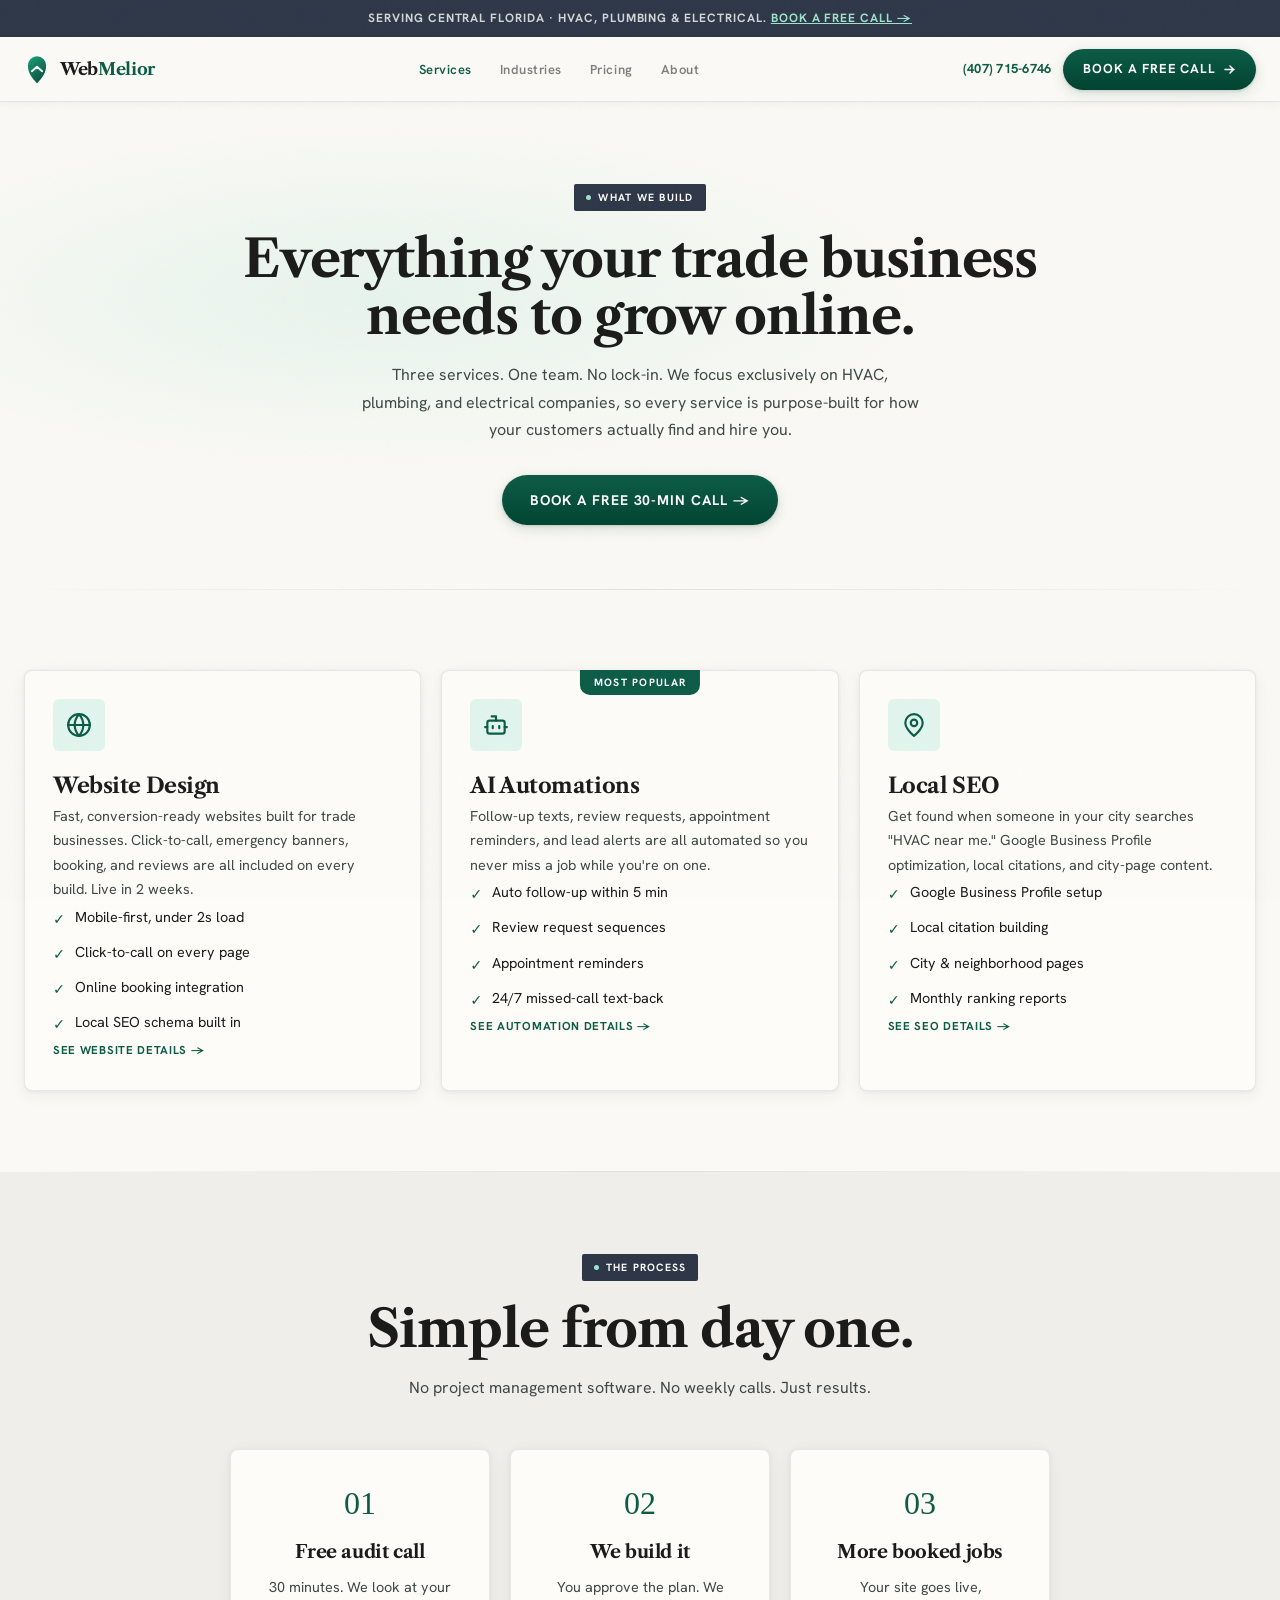
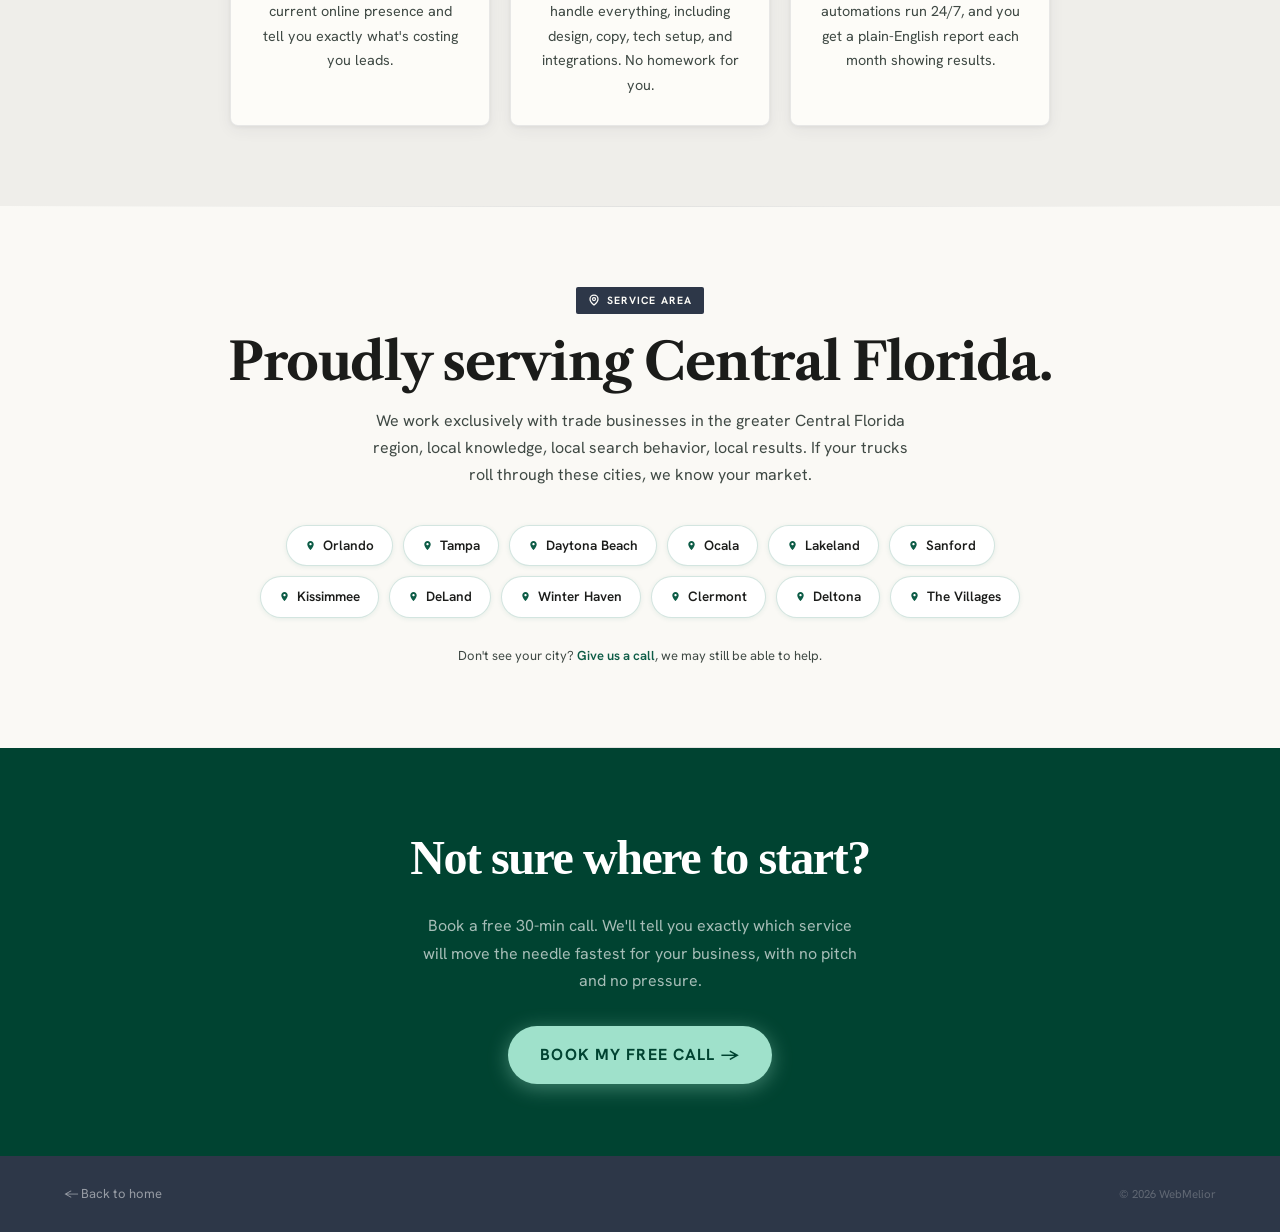
<file: clients/home-services-demo/site/services/index.html>
﻿<!DOCTYPE html>
<html lang="en">
<head>
  <meta charset="UTF-8"/>
  <meta name="viewport" content="width=device-width,initial-scale=1"/>
  <title>Services | WebMelior | Websites, AI Automations &amp; Local SEO</title>
  <meta name="description" content="WebMelior builds websites, AI automations, and local SEO for HVAC, plumbing, and electrical companies. See every service we offer."/>
  <link rel="preconnect" href="https://fonts.googleapis.com"/>
  <link rel="preconnect" href="https://fonts.gstatic.com" crossorigin/>
  <link href="https://fonts.googleapis.com/css2?family=Libre+Caslon+Text:ital,wght@0,400;0,700;1,400&family=Hanken+Grotesk:wght@400;500;600;700&display=swap" rel="stylesheet"/>
  <link rel="stylesheet" href="../shared.css"/>
</head>
<body class="grain">

  <div class="announce-bar">Serving Central Florida · HVAC, Plumbing &amp; Electrical. <a data-cal-link="webmelior-zhfjhv/book-a-free-call" data-cal-namespace="book-a-free-call" data-cal-config='{"layout":"month_view","useSlotsViewOnSmallScreen":"true"}' href="#">Book a free call →</a></div>

  <nav class="site-nav" aria-label="Main navigation">
    <div class="nav-inner">
      <a href="../index.html" class="nav-logo" aria-label="WebMelior home">
        <svg xmlns="http://www.w3.org/2000/svg" viewBox="0 0 80 98" width="26" height="32" aria-hidden="true"><defs><linearGradient id="wm" x1="0.25" y1="0" x2="0.75" y2="1"><stop offset="0%" stop-color="#1A9A74"/><stop offset="100%" stop-color="#0A4D3C"/></linearGradient></defs><path d="M 40,93 C 22,74 12,59 12,38 A 28,28 0 0 1 68,38 C 68,59 58,74 40,93 Z" fill="url(#wm)"/><polyline points="24,56 40,42 56,56" fill="none" stroke="#fff" stroke-width="5.5" stroke-linecap="round" stroke-linejoin="round"/></svg>
        <span class="nav-logo-text">Web<span>Melior</span></span>
      </a>
      <ul class="nav-links" role="list">
        <li><a href="index.html" style="color:var(--green-mid);">Services</a></li>
        <li><a href="../industries/hvac.html">Industries</a></li>
        <li><a href="../pricing.html">Pricing</a></li>
        <li><a href="../about.html">About</a></li>
      </ul>
      <div class="nav-right">
        <a href="tel:+14077156746" class="nav-phone">(407) 715-6746</a>
        <a data-cal-link="webmelior-zhfjhv/book-a-free-call" data-cal-namespace="book-a-free-call" data-cal-config='{"layout":"month_view","useSlotsViewOnSmallScreen":"true"}' href="#" class="btn btn-primary">Book a Free Call <svg width="13" height="13" viewBox="0 0 13 13" fill="none" aria-hidden="true"><path d="M2 6.5h9M7 3L10.5 6.5 7 10" stroke="currentColor" stroke-width="1.6" stroke-linecap="round" stroke-linejoin="round"/></svg></a>
        <button class="hamburger" id="hamburger" aria-label="Open menu" aria-expanded="false"><span></span><span></span><span></span></button>
      </div>
    </div>
    <div class="mobile-menu" id="mobileMenu">
      <a href="index.html">Services</a>
      <a href="../industries/hvac.html">Industries</a>
      <a href="../pricing.html">Pricing</a>
      <a href="../about.html">About</a>
      <a data-cal-link="webmelior-zhfjhv/book-a-free-call" data-cal-namespace="book-a-free-call" data-cal-config='{"layout":"month_view","useSlotsViewOnSmallScreen":"true"}' href="#" class="btn btn-primary">Book a Free Call</a>
    </div>
  </nav>

  <!-- HERO -->
  <section style="padding:80px 24px 64px;position:relative;overflow:hidden;">
    <div aria-hidden="true" style="position:absolute;inset:0;pointer-events:none;background:radial-gradient(ellipse 60% 50% at 30% 40%,rgba(159,225,203,0.22) 0%,transparent 70%);"></div>
    <div class="container-sm text-center reveal" style="position:relative;">
      <div class="section-badge" style="justify-content:center;"><span class="dot"></span>What we build</div>
      <h1 class="section-title">Everything your trade business needs to grow online.</h1>
      <p class="section-sub" style="margin:0 auto 32px;">Three services. One team. No lock-in. We focus exclusively on HVAC, plumbing, and electrical companies, so every service is purpose-built for how your customers actually find and hire you.</p>
      <a data-cal-link="webmelior-zhfjhv/book-a-free-call" data-cal-namespace="book-a-free-call" data-cal-config='{"layout":"month_view","useSlotsViewOnSmallScreen":"true"}' href="#" class="btn btn-primary btn-lg">Book a free 30-min call →</a>
    </div>
  </section>

  <div class="divider"></div>

  <!-- SERVICE CARDS -->
  <section class="section">
    <div class="container">
      <div class="grid-3 reveal">

        <a href="websites.html" style="text-decoration:none;color:inherit;" class="card" style="display:flex;flex-direction:column;gap:16px;">
          <div class="card-icon" style="width:52px;height:52px;border-radius:6px;background:var(--mint-light);display:flex;align-items:center;justify-content:center;color:var(--primary-mid);"><svg class="lucide-icon" width="26" height="26" xmlns="http://www.w3.org/2000/svg" viewBox="0 0 24 24" fill="none" stroke="currentColor" stroke-width="2" stroke-linecap="round" stroke-linejoin="round"><circle cx="12" cy="12" r="10"/><path d="M12 2a15.3 15.3 0 0 1 4 10 15.3 15.3 0 0 1-4 10 15.3 15.3 0 0 1-4-10 15.3 15.3 0 0 1 4-10z"/><path d="M2 12h20"/></svg></div>
          <h2 style="font-size:1.35rem;letter-spacing:-0.02em;margin-bottom:0;">Website Design</h2>
          <p>Fast, conversion-ready websites built for trade businesses. Click-to-call, emergency banners, booking, and reviews are all included on every build. Live in 2 weeks.</p>
          <ul class="check-list" style="margin-top:4px;">
            <li><span class="check">✓</span>Mobile-first, under 2s load</li>
            <li><span class="check">✓</span>Click-to-call on every page</li>
            <li><span class="check">✓</span>Online booking integration</li>
            <li><span class="check">✓</span>Local SEO schema built in</li>
          </ul>
          <span class="card-link" style="margin-top:auto;">See website details →</span>
        </a>

        <a href="automation.html" style="text-decoration:none;color:inherit;" class="card" style="display:flex;flex-direction:column;gap:16px;border:2px solid var(--green-mid);">
          <div style="position:absolute;top:-1px;left:50%;transform:translateX(-50%);background:var(--green-mid);color:#fff;font-size:10.5px;font-weight:700;letter-spacing:0.12em;text-transform:uppercase;padding:4px 14px;border-radius:0 0 10px 10px;">Most popular</div>
          <div class="card-icon" style="width:52px;height:52px;border-radius:6px;background:var(--mint-light);display:flex;align-items:center;justify-content:center;color:var(--primary-mid);"><svg class="lucide-icon" width="26" height="26" xmlns="http://www.w3.org/2000/svg" viewBox="0 0 24 24" fill="none" stroke="currentColor" stroke-width="2" stroke-linecap="round" stroke-linejoin="round"><path d="M12 8V4H8"/><rect width="16" height="12" x="4" y="8" rx="2"/><path d="M2 14h2"/><path d="M20 14h2"/><path d="M15 13v2"/><path d="M9 13v2"/></svg></div>
          <h2 style="font-size:1.35rem;letter-spacing:-0.02em;margin-bottom:0;">AI Automations</h2>
          <p>Follow-up texts, review requests, appointment reminders, and lead alerts are all automated so you never miss a job while you're on one.</p>
          <ul class="check-list" style="margin-top:4px;">
            <li><span class="check">✓</span>Auto follow-up within 5 min</li>
            <li><span class="check">✓</span>Review request sequences</li>
            <li><span class="check">✓</span>Appointment reminders</li>
            <li><span class="check">✓</span>24/7 missed-call text-back</li>
          </ul>
          <span class="card-link" style="margin-top:auto;">See automation details →</span>
        </a>

        <a href="seo.html" style="text-decoration:none;color:inherit;" class="card" style="display:flex;flex-direction:column;gap:16px;">
          <div class="card-icon" style="width:52px;height:52px;border-radius:6px;background:var(--mint-light);display:flex;align-items:center;justify-content:center;color:var(--primary-mid);"><svg class="lucide-icon" width="26" height="26" xmlns="http://www.w3.org/2000/svg" viewBox="0 0 24 24" fill="none" stroke="currentColor" stroke-width="2" stroke-linecap="round" stroke-linejoin="round"><path d="M20 10c0 6-8 12-8 12s-8-6-8-12a8 8 0 0 1 16 0Z"/><circle cx="12" cy="10" r="3"/></svg></div>
          <h2 style="font-size:1.35rem;letter-spacing:-0.02em;margin-bottom:0;">Local SEO</h2>
          <p>Get found when someone in your city searches "HVAC near me." Google Business Profile optimization, local citations, and city-page content.</p>
          <ul class="check-list" style="margin-top:4px;">
            <li><span class="check">✓</span>Google Business Profile setup</li>
            <li><span class="check">✓</span>Local citation building</li>
            <li><span class="check">✓</span>City & neighborhood pages</li>
            <li><span class="check">✓</span>Monthly ranking reports</li>
          </ul>
          <span class="card-link" style="margin-top:auto;">See SEO details →</span>
        </a>

      </div>
    </div>
  </section>

  <div class="divider"></div>

  <!-- HOW IT WORKS -->
  <section class="section" style="background:var(--cream-dark);">
    <div class="container-sm">
      <div class="text-center reveal" style="margin-bottom:48px;">
        <div class="section-badge" style="justify-content:center;"><span class="dot"></span>The process</div>
        <h2 class="section-title">Simple from day one.</h2>
        <p class="section-sub" style="margin:0 auto;">No project management software. No weekly calls. Just results.</p>
      </div>
      <div class="grid-3 reveal">
        <div class="card text-center">
          <div style="font-family:'DM Serif Display',serif;font-size:2rem;color:var(--green-mid);margin-bottom:8px;">01</div>
          <h3>Free audit call</h3>
          <p>30 minutes. We look at your current online presence and tell you exactly what's costing you leads.</p>
        </div>
        <div class="card text-center">
          <div style="font-family:'DM Serif Display',serif;font-size:2rem;color:var(--green-mid);margin-bottom:8px;">02</div>
          <h3>We build it</h3>
          <p>You approve the plan. We handle everything, including design, copy, tech setup, and integrations. No homework for you.</p>
        </div>
        <div class="card text-center">
          <div style="font-family:'DM Serif Display',serif;font-size:2rem;color:var(--green-mid);margin-bottom:8px;">03</div>
          <h3>More booked jobs</h3>
          <p>Your site goes live, automations run 24/7, and you get a plain-English report each month showing results.</p>
        </div>
      </div>
    </div>
  </section>

  <div class="divider"></div>

  <!-- CITIES WE SERVICE -->
  <section class="section">
    <div class="container">
      <div class="text-center reveal" style="margin-bottom:36px;">
        <div class="section-badge" style="justify-content:center;">
          <svg width="12" height="12" viewBox="0 0 24 24" fill="none" stroke="currentColor" stroke-width="2.5" stroke-linecap="round" stroke-linejoin="round" aria-hidden="true"><path d="M20 10c0 6-8 12-8 12s-8-6-8-12a8 8 0 0 1 16 0Z"/><circle cx="12" cy="10" r="3"/></svg>
          Service area
        </div>
        <h2 class="section-title">Proudly serving Central Florida.</h2>
        <p class="section-sub" style="margin:0 auto 36px;">We work exclusively with trade businesses in the greater Central Florida region, local knowledge, local search behavior, local results. If your trucks roll through these cities, we know your market.</p>
      </div>
      <div class="reveal" style="display:flex;flex-wrap:wrap;gap:10px;justify-content:center;max-width:780px;margin:0 auto 28px;">
        <span style="display:inline-flex;align-items:center;gap:7px;background:#fff;border:1.5px solid rgba(15,110,86,0.18);border-radius:100px;padding:9px 18px;font-size:13.5px;font-weight:600;color:var(--text-dark);box-shadow:0 1px 5px rgba(15,110,86,0.09);"><svg width="11" height="11" viewBox="0 0 24 24" fill="var(--primary-mid)" stroke="none" aria-hidden="true"><path d="M12 2C8.13 2 5 5.13 5 9c0 5.25 7 13 7 13s7-7.75 7-13c0-3.87-3.13-7-7-7zm0 9.5c-1.38 0-2.5-1.12-2.5-2.5s1.12-2.5 2.5-2.5 2.5 1.12 2.5 2.5-1.12 2.5-2.5 2.5z"/></svg>Orlando</span>
        <span style="display:inline-flex;align-items:center;gap:7px;background:#fff;border:1.5px solid rgba(15,110,86,0.18);border-radius:100px;padding:9px 18px;font-size:13.5px;font-weight:600;color:var(--text-dark);box-shadow:0 1px 5px rgba(15,110,86,0.09);"><svg width="11" height="11" viewBox="0 0 24 24" fill="var(--primary-mid)" stroke="none" aria-hidden="true"><path d="M12 2C8.13 2 5 5.13 5 9c0 5.25 7 13 7 13s7-7.75 7-13c0-3.87-3.13-7-7-7zm0 9.5c-1.38 0-2.5-1.12-2.5-2.5s1.12-2.5 2.5-2.5 2.5 1.12 2.5 2.5-1.12 2.5-2.5 2.5z"/></svg>Tampa</span>
        <span style="display:inline-flex;align-items:center;gap:7px;background:#fff;border:1.5px solid rgba(15,110,86,0.18);border-radius:100px;padding:9px 18px;font-size:13.5px;font-weight:600;color:var(--text-dark);box-shadow:0 1px 5px rgba(15,110,86,0.09);"><svg width="11" height="11" viewBox="0 0 24 24" fill="var(--primary-mid)" stroke="none" aria-hidden="true"><path d="M12 2C8.13 2 5 5.13 5 9c0 5.25 7 13 7 13s7-7.75 7-13c0-3.87-3.13-7-7-7zm0 9.5c-1.38 0-2.5-1.12-2.5-2.5s1.12-2.5 2.5-2.5 2.5 1.12 2.5 2.5-1.12 2.5-2.5 2.5z"/></svg>Daytona Beach</span>
        <span style="display:inline-flex;align-items:center;gap:7px;background:#fff;border:1.5px solid rgba(15,110,86,0.18);border-radius:100px;padding:9px 18px;font-size:13.5px;font-weight:600;color:var(--text-dark);box-shadow:0 1px 5px rgba(15,110,86,0.09);"><svg width="11" height="11" viewBox="0 0 24 24" fill="var(--primary-mid)" stroke="none" aria-hidden="true"><path d="M12 2C8.13 2 5 5.13 5 9c0 5.25 7 13 7 13s7-7.75 7-13c0-3.87-3.13-7-7-7zm0 9.5c-1.38 0-2.5-1.12-2.5-2.5s1.12-2.5 2.5-2.5 2.5 1.12 2.5 2.5-1.12 2.5-2.5 2.5z"/></svg>Ocala</span>
        <span style="display:inline-flex;align-items:center;gap:7px;background:#fff;border:1.5px solid rgba(15,110,86,0.18);border-radius:100px;padding:9px 18px;font-size:13.5px;font-weight:600;color:var(--text-dark);box-shadow:0 1px 5px rgba(15,110,86,0.09);"><svg width="11" height="11" viewBox="0 0 24 24" fill="var(--primary-mid)" stroke="none" aria-hidden="true"><path d="M12 2C8.13 2 5 5.13 5 9c0 5.25 7 13 7 13s7-7.75 7-13c0-3.87-3.13-7-7-7zm0 9.5c-1.38 0-2.5-1.12-2.5-2.5s1.12-2.5 2.5-2.5 2.5 1.12 2.5 2.5-1.12 2.5-2.5 2.5z"/></svg>Lakeland</span>
        <span style="display:inline-flex;align-items:center;gap:7px;background:#fff;border:1.5px solid rgba(15,110,86,0.18);border-radius:100px;padding:9px 18px;font-size:13.5px;font-weight:600;color:var(--text-dark);box-shadow:0 1px 5px rgba(15,110,86,0.09);"><svg width="11" height="11" viewBox="0 0 24 24" fill="var(--primary-mid)" stroke="none" aria-hidden="true"><path d="M12 2C8.13 2 5 5.13 5 9c0 5.25 7 13 7 13s7-7.75 7-13c0-3.87-3.13-7-7-7zm0 9.5c-1.38 0-2.5-1.12-2.5-2.5s1.12-2.5 2.5-2.5 2.5 1.12 2.5 2.5-1.12 2.5-2.5 2.5z"/></svg>Sanford</span>
        <span style="display:inline-flex;align-items:center;gap:7px;background:#fff;border:1.5px solid rgba(15,110,86,0.18);border-radius:100px;padding:9px 18px;font-size:13.5px;font-weight:600;color:var(--text-dark);box-shadow:0 1px 5px rgba(15,110,86,0.09);"><svg width="11" height="11" viewBox="0 0 24 24" fill="var(--primary-mid)" stroke="none" aria-hidden="true"><path d="M12 2C8.13 2 5 5.13 5 9c0 5.25 7 13 7 13s7-7.75 7-13c0-3.87-3.13-7-7-7zm0 9.5c-1.38 0-2.5-1.12-2.5-2.5s1.12-2.5 2.5-2.5 2.5 1.12 2.5 2.5-1.12 2.5-2.5 2.5z"/></svg>Kissimmee</span>
        <span style="display:inline-flex;align-items:center;gap:7px;background:#fff;border:1.5px solid rgba(15,110,86,0.18);border-radius:100px;padding:9px 18px;font-size:13.5px;font-weight:600;color:var(--text-dark);box-shadow:0 1px 5px rgba(15,110,86,0.09);"><svg width="11" height="11" viewBox="0 0 24 24" fill="var(--primary-mid)" stroke="none" aria-hidden="true"><path d="M12 2C8.13 2 5 5.13 5 9c0 5.25 7 13 7 13s7-7.75 7-13c0-3.87-3.13-7-7-7zm0 9.5c-1.38 0-2.5-1.12-2.5-2.5s1.12-2.5 2.5-2.5 2.5 1.12 2.5 2.5-1.12 2.5-2.5 2.5z"/></svg>DeLand</span>
        <span style="display:inline-flex;align-items:center;gap:7px;background:#fff;border:1.5px solid rgba(15,110,86,0.18);border-radius:100px;padding:9px 18px;font-size:13.5px;font-weight:600;color:var(--text-dark);box-shadow:0 1px 5px rgba(15,110,86,0.09);"><svg width="11" height="11" viewBox="0 0 24 24" fill="var(--primary-mid)" stroke="none" aria-hidden="true"><path d="M12 2C8.13 2 5 5.13 5 9c0 5.25 7 13 7 13s7-7.75 7-13c0-3.87-3.13-7-7-7zm0 9.5c-1.38 0-2.5-1.12-2.5-2.5s1.12-2.5 2.5-2.5 2.5 1.12 2.5 2.5-1.12 2.5-2.5 2.5z"/></svg>Winter Haven</span>
        <span style="display:inline-flex;align-items:center;gap:7px;background:#fff;border:1.5px solid rgba(15,110,86,0.18);border-radius:100px;padding:9px 18px;font-size:13.5px;font-weight:600;color:var(--text-dark);box-shadow:0 1px 5px rgba(15,110,86,0.09);"><svg width="11" height="11" viewBox="0 0 24 24" fill="var(--primary-mid)" stroke="none" aria-hidden="true"><path d="M12 2C8.13 2 5 5.13 5 9c0 5.25 7 13 7 13s7-7.75 7-13c0-3.87-3.13-7-7-7zm0 9.5c-1.38 0-2.5-1.12-2.5-2.5s1.12-2.5 2.5-2.5 2.5 1.12 2.5 2.5-1.12 2.5-2.5 2.5z"/></svg>Clermont</span>
        <span style="display:inline-flex;align-items:center;gap:7px;background:#fff;border:1.5px solid rgba(15,110,86,0.18);border-radius:100px;padding:9px 18px;font-size:13.5px;font-weight:600;color:var(--text-dark);box-shadow:0 1px 5px rgba(15,110,86,0.09);"><svg width="11" height="11" viewBox="0 0 24 24" fill="var(--primary-mid)" stroke="none" aria-hidden="true"><path d="M12 2C8.13 2 5 5.13 5 9c0 5.25 7 13 7 13s7-7.75 7-13c0-3.87-3.13-7-7-7zm0 9.5c-1.38 0-2.5-1.12-2.5-2.5s1.12-2.5 2.5-2.5 2.5 1.12 2.5 2.5-1.12 2.5-2.5 2.5z"/></svg>Deltona</span>
        <span style="display:inline-flex;align-items:center;gap:7px;background:#fff;border:1.5px solid rgba(15,110,86,0.18);border-radius:100px;padding:9px 18px;font-size:13.5px;font-weight:600;color:var(--text-dark);box-shadow:0 1px 5px rgba(15,110,86,0.09);"><svg width="11" height="11" viewBox="0 0 24 24" fill="var(--primary-mid)" stroke="none" aria-hidden="true"><path d="M12 2C8.13 2 5 5.13 5 9c0 5.25 7 13 7 13s7-7.75 7-13c0-3.87-3.13-7-7-7zm0 9.5c-1.38 0-2.5-1.12-2.5-2.5s1.12-2.5 2.5-2.5 2.5 1.12 2.5 2.5-1.12 2.5-2.5 2.5z"/></svg>The Villages</span>
      </div>
      <p class="text-center reveal" style="font-size:13px;color:var(--text-mid);">Don't see your city? <a href="../contact.html" style="color:var(--primary-mid);font-weight:600;text-decoration:none;">Give us a call</a>, we may still be able to help.</p>
    </div>
  </section>

  <div class="divider"></div>

  <!-- CTA -->
  <section style="background:var(--green-dark);padding:72px 24px;text-align:center;">
    <div class="container-sm">
      <h2 style="font-family:'DM Serif Display',serif;font-size:clamp(2rem,4vw,3rem);color:#fff;letter-spacing:-0.03em;margin-bottom:16px;">Not sure where to start?</h2>
      <p style="font-size:1rem;color:rgba(255,255,255,0.65);max-width:440px;margin:0 auto 32px;line-height:1.7;">Book a free 30-min call. We'll tell you exactly which service will move the needle fastest for your business, with no pitch and no pressure.</p>
      <a data-cal-link="webmelior-zhfjhv/book-a-free-call" data-cal-namespace="book-a-free-call" data-cal-config='{"layout":"month_view","useSlotsViewOnSmallScreen":"true"}' href="#" class="btn" style="background:var(--accent);color:var(--green-dark);font-size:16px;font-weight:700;padding:16px 32px;border-radius:100px;box-shadow:0 4px 20px rgba(159,225,203,0.4);">Book my free call →</a>
    </div>
  </section>

  <footer class="site-footer">
    <div class="footer-bottom" style="max-width:1200px;margin:0 auto;border-top:none;padding:28px 24px;">
      <a href="../index.html" style="color:rgba(255,255,255,.5);text-decoration:none;font-size:13px;">← Back to home</a>
      <span>&copy; 2026 WebMelior</span>
    </div>
  </footer>

  <div class="mobile-cta-bar">
    <a href="tel:+14077156746" class="btn btn-primary" style="flex:1;justify-content:center;">Tap to call</a>
    <a data-cal-link="webmelior-zhfjhv/book-a-free-call" data-cal-namespace="book-a-free-call" data-cal-config='{"layout":"month_view","useSlotsViewOnSmallScreen":"true"}' href="#" class="btn btn-outline" style="flex:1;justify-content:center;">Book a call</a>
  </div>

  <script>
    const ham = document.getElementById('hamburger');
    const menu = document.getElementById('mobileMenu');
    document.body.appendChild(menu); // escape nav stacking context
    ham.addEventListener('click', () => { const o = menu.classList.toggle('open'); ham.setAttribute('aria-expanded', String(o)); document.querySelector('.site-nav').classList.toggle('menu-open', o); });
    const obs = new IntersectionObserver(e => e.forEach(x => { if(x.isIntersecting){x.target.classList.add('revealed');obs.unobserve(x.target);} }), {threshold:.08});
    document.querySelectorAll('.reveal').forEach(el => obs.observe(el));
  </script>
<script type="text/javascript">
  (function (C, A, L) { let p = function (a, ar) { a.q.push(ar); }; let d = C.document; C.Cal = C.Cal || function () { let cal = C.Cal; let ar = arguments; if (!cal.loaded) { cal.ns = {}; cal.q = cal.q || []; d.head.appendChild(d.createElement("script")).src = A; cal.loaded = true; } if (ar[0] === L) { const api = function () { p(api, arguments); }; const namespace = ar[1]; api.q = api.q || []; if(typeof namespace === "string"){cal.ns[namespace] = cal.ns[namespace] || api;p(cal.ns[namespace], ar);p(cal, ["initNamespace", namespace]);} else p(cal, ar); return;} p(cal, ar); }; })(window, "https://app.cal.com/embed/embed.js", "init");
  Cal("init", "book-a-free-call", {origin:"https://app.cal.com"});
  Cal.config = Cal.config || {};
  Cal.config.forwardQueryParams = true;
  Cal.ns["book-a-free-call"]("ui", {"hideEventTypeDetails":false,"layout":"month_view","styles":{"branding":{"brandColor":"#0F6E56"}}});
</script>
<script>
(function(){var n=document.querySelector(".site-nav"),l=0;window.addEventListener("scroll",function(){var y=window.scrollY;if(y>l&&y>64)n.classList.add("nav-hidden");else n.classList.remove("nav-hidden");l=y;},{passive:true});})();
</script>
<script type="module">
import anime, { svg } from 'https://cdn.jsdelivr.net/npm/animejs@4/lib/anime.esm.min.js';
if (!window.matchMedia('(prefers-reduced-motion: reduce)').matches) {
  const icons = [...document.querySelectorAll('.lucide-icon')];
  if (!icons.length) return;
  const iconShapes = await Promise.all(icons.map(async icon => {
    const shapes = [...icon.querySelectorAll('path, circle, rect, polygon, polyline, line, ellipse')];
    const drawables = await Promise.all(shapes.map(s => svg.createDrawable(s)));
    return { icon, drawables };
  }));
  const obs = new IntersectionObserver((entries) => {
    entries.forEach(entry => {
      if (!entry.isIntersecting) return;
      const item = iconShapes.find(d => d.icon === entry.target);
      if (!item) return;
      item.drawables.forEach((drawable, i) => {
        anime({ targets: drawable, strokeDashoffset: [anime.get(drawable, 'strokeDashoffset'), 0], duration: 520, delay: i * 55, easing: 'easeInOutSine' });
      });
      obs.unobserve(entry.target);
    });
  }, { threshold: 0.15 });
  icons.forEach(el => obs.observe(el));
}
</script>
</body>
</html>
</file>
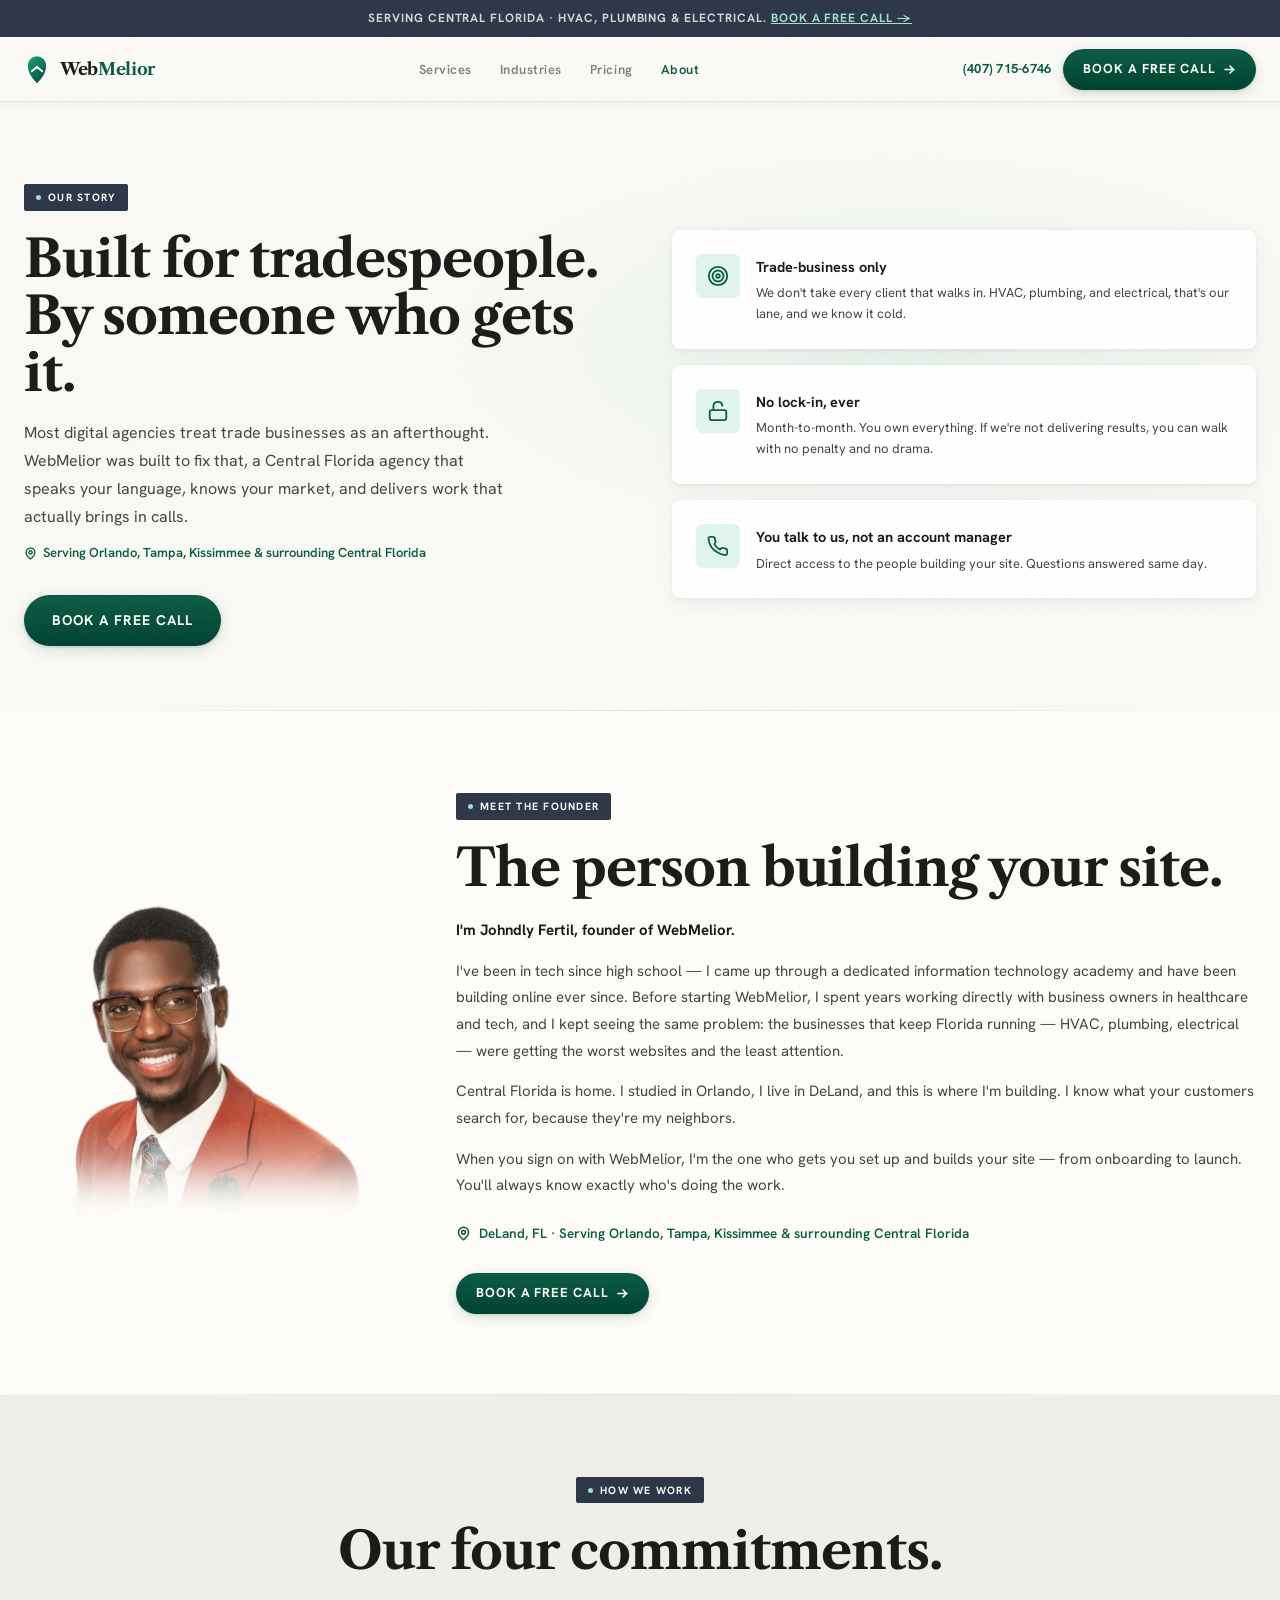
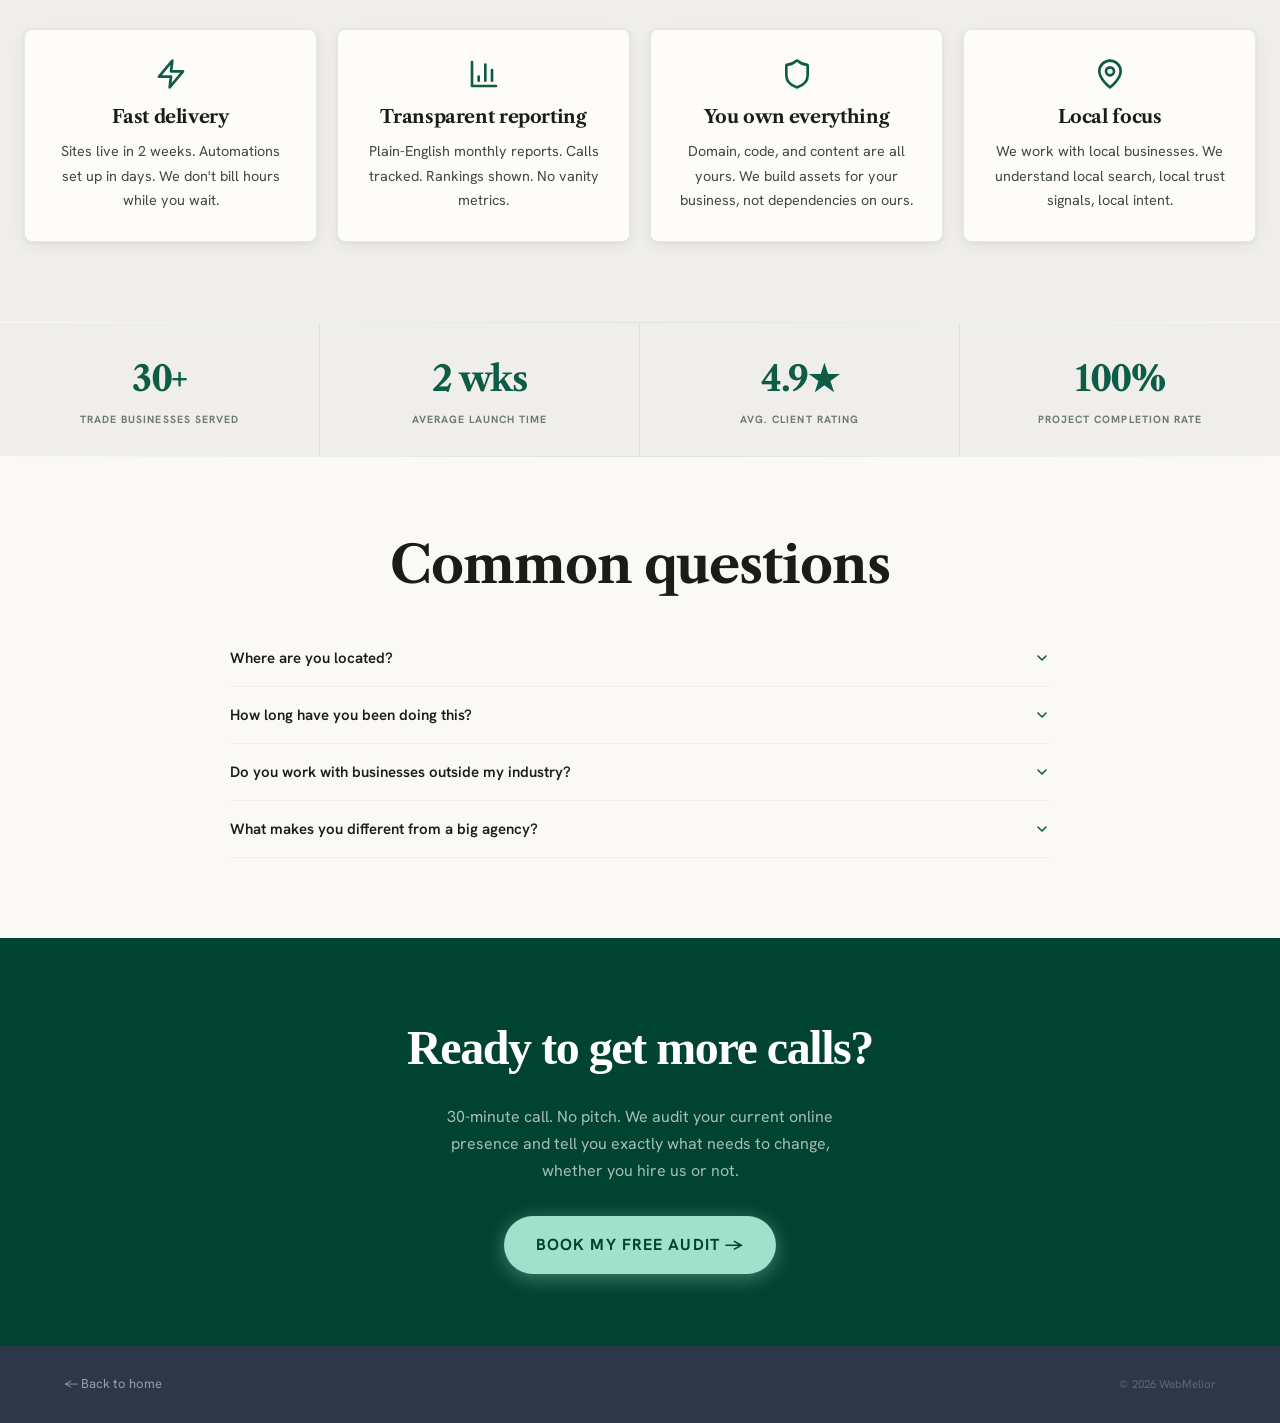
<file: clients/home-services-demo/site/about.html>
﻿<!DOCTYPE html>
<html lang="en">
<head>
  <meta charset="UTF-8"/>
  <meta name="viewport" content="width=device-width,initial-scale=1"/>
  <title>About WebMelior | Local Digital Marketing for Trade Businesses</title>
  <meta name="description" content="WebMelior is a local digital marketing agency helping HVAC, plumbing, and electrical companies get more booked jobs through websites, AI automations, and local SEO."/>
  <link rel="preconnect" href="https://fonts.googleapis.com"/>
  <link rel="preconnect" href="https://fonts.gstatic.com" crossorigin/>
  <link href="https://fonts.googleapis.com/css2?family=Libre+Caslon+Text:ital,wght@0,400;0,700;1,400&family=Hanken+Grotesk:wght@400;500;600;700&display=swap" rel="stylesheet"/>
  <link rel="stylesheet" href="shared.css"/>
</head>
<body class="grain">

  <div class="announce-bar">Serving Central Florida · HVAC, Plumbing &amp; Electrical. <a data-cal-link="webmelior-zhfjhv/book-a-free-call" data-cal-namespace="book-a-free-call" data-cal-config='{"layout":"month_view","useSlotsViewOnSmallScreen":"true"}' href="#">Book a free call →</a></div>

  <nav class="site-nav" aria-label="Main navigation">
    <div class="nav-inner">
      <a href="index.html" class="nav-logo" aria-label="WebMelior home">
        <svg xmlns="http://www.w3.org/2000/svg" viewBox="0 0 80 98" width="26" height="32" aria-hidden="true"><defs><linearGradient id="wm" x1="0.25" y1="0" x2="0.75" y2="1"><stop offset="0%" stop-color="#1A9A74"/><stop offset="100%" stop-color="#0A4D3C"/></linearGradient></defs><path d="M 40,93 C 22,74 12,59 12,38 A 28,28 0 0 1 68,38 C 68,59 58,74 40,93 Z" fill="url(#wm)"/><polyline points="24,56 40,42 56,56" fill="none" stroke="#fff" stroke-width="5.5" stroke-linecap="round" stroke-linejoin="round"/></svg>
        <span class="nav-logo-text">Web<span>Melior</span></span>
      </a>
      <ul class="nav-links" role="list">
        <li><a href="services/index.html">Services</a></li>
        <li><a href="industries/hvac.html">Industries</a></li>
        <li><a href="pricing.html">Pricing</a></li>
        <li><a href="about.html" style="color:var(--green-mid);">About</a></li>
      </ul>
      <div class="nav-right">
        <a href="tel:+14077156746" class="nav-phone">(407) 715-6746</a>
        <a data-cal-link="webmelior-zhfjhv/book-a-free-call" data-cal-namespace="book-a-free-call" data-cal-config='{"layout":"month_view","useSlotsViewOnSmallScreen":"true"}' href="#" class="btn btn-primary">Book a Free Call <svg width="13" height="13" viewBox="0 0 13 13" fill="none" aria-hidden="true"><path d="M2 6.5h9M7 3L10.5 6.5 7 10" stroke="currentColor" stroke-width="1.6" stroke-linecap="round" stroke-linejoin="round"/></svg></a>
        <button class="hamburger" id="hamburger" aria-label="Open menu" aria-expanded="false"><span></span><span></span><span></span></button>
      </div>
    </div>
    <div class="mobile-menu" id="mobileMenu">
      <a href="services/index.html">Services</a>
      <a href="industries/hvac.html">Industries</a>
      <a href="pricing.html">Pricing</a>
      <a href="about.html">About</a>
      <a data-cal-link="webmelior-zhfjhv/book-a-free-call" data-cal-namespace="book-a-free-call" data-cal-config='{"layout":"month_view","useSlotsViewOnSmallScreen":"true"}' href="#" class="btn btn-primary">Book a Free Call</a>
    </div>
  </nav>

  <!-- HERO -->
  <style>
    .about-hero-grid {
      display: grid;
      grid-template-columns: 1fr 1fr;
      gap: 64px;
      align-items: center;
    }
    @media (max-width: 768px) {
      .about-hero-grid {
        grid-template-columns: 1fr;
        gap: 36px;
      }
    }
  </style>
  <section style="padding:80px 24px 64px;position:relative;overflow:hidden;">
    <div aria-hidden="true" style="position:absolute;inset:0;pointer-events:none;background:radial-gradient(ellipse 55% 50% at 70% 40%,rgba(159,225,203,0.20) 0%,transparent 65%);"></div>
    <div class="container about-hero-grid" style="position:relative;">
      <div class="reveal">
        <div class="section-badge"><span class="dot"></span>Our story</div>
        <h1 class="section-title">Built for tradespeople. By someone who gets it.</h1>
        <p style="font-size:1rem;line-height:1.75;color:var(--text-mid);margin-top:16px;max-width:480px;">Most digital agencies treat trade businesses as an afterthought. WebMelior was built to fix that, a Central Florida agency that speaks your language, knows your market, and delivers work that actually brings in calls.</p>
        <p style="font-size:13px;font-weight:600;color:var(--primary-mid);margin-top:12px;display:flex;align-items:center;gap:6px;"><svg width="13" height="13" viewBox="0 0 24 24" fill="none" stroke="currentColor" stroke-width="2.5" stroke-linecap="round" stroke-linejoin="round" aria-hidden="true"><path d="M20 10c0 6-8 12-8 12s-8-6-8-12a8 8 0 0 1 16 0Z"/><circle cx="12" cy="10" r="3"/></svg>Serving Orlando, Tampa, Kissimmee &amp; surrounding Central Florida</p>
        <div style="margin-top:32px;display:flex;gap:12px;flex-wrap:wrap;">
          <a data-cal-link="webmelior-zhfjhv/book-a-free-call" data-cal-namespace="book-a-free-call" data-cal-config='{"layout":"month_view","useSlotsViewOnSmallScreen":"true"}' href="#" class="btn btn-primary btn-lg">Book a free call</a>
        </div>
      </div>
      <div class="reveal" style="display:flex;flex-direction:column;gap:16px;">
        <div style="background:#fff;border-radius:var(--radius-lg);box-shadow:var(--shadow-card);padding:24px;display:flex;gap:16px;align-items:flex-start;">
          <div style="width:44px;height:44px;border-radius:6px;background:var(--mint-light);display:flex;align-items:center;justify-content:center;flex-shrink:0;color:var(--primary-mid);"><svg class="lucide-icon" width="22" height="22" xmlns="http://www.w3.org/2000/svg" viewBox="0 0 24 24" fill="none" stroke="currentColor" stroke-width="2" stroke-linecap="round" stroke-linejoin="round"><circle cx="12" cy="12" r="10"/><circle cx="12" cy="12" r="6"/><circle cx="12" cy="12" r="2"/></svg></div>
          <div><strong style="font-size:14.5px;color:var(--text-dark);">Trade-business only</strong><p style="font-size:13px;color:var(--text-mid);line-height:1.6;margin-top:4px;">We don't take every client that walks in. HVAC, plumbing, and electrical, that's our lane, and we know it cold.</p></div>
        </div>
        <div style="background:#fff;border-radius:var(--radius-lg);box-shadow:var(--shadow-card);padding:24px;display:flex;gap:16px;align-items:flex-start;">
          <div style="width:44px;height:44px;border-radius:6px;background:var(--mint-light);display:flex;align-items:center;justify-content:center;flex-shrink:0;color:var(--primary-mid);"><svg class="lucide-icon" width="22" height="22" xmlns="http://www.w3.org/2000/svg" viewBox="0 0 24 24" fill="none" stroke="currentColor" stroke-width="2" stroke-linecap="round" stroke-linejoin="round"><rect width="18" height="11" x="3" y="11" rx="2" ry="2"/><path d="M7 11V7a5 5 0 0 1 9.9-1"/></svg></div>
          <div><strong style="font-size:14.5px;color:var(--text-dark);">No lock-in, ever</strong><p style="font-size:13px;color:var(--text-mid);line-height:1.6;margin-top:4px;">Month-to-month. You own everything. If we're not delivering results, you can walk with no penalty and no drama.</p></div>
        </div>
        <div style="background:#fff;border-radius:var(--radius-lg);box-shadow:var(--shadow-card);padding:24px;display:flex;gap:16px;align-items:flex-start;">
          <div style="width:44px;height:44px;border-radius:6px;background:var(--mint-light);display:flex;align-items:center;justify-content:center;flex-shrink:0;color:var(--primary-mid);"><svg class="lucide-icon" width="22" height="22" xmlns="http://www.w3.org/2000/svg" viewBox="0 0 24 24" fill="none" stroke="currentColor" stroke-width="2" stroke-linecap="round" stroke-linejoin="round"><path d="M22 16.92v3a2 2 0 0 1-2.18 2 19.79 19.79 0 0 1-8.63-3.07A19.5 19.5 0 0 1 4.69 13a19.79 19.79 0 0 1-3.07-8.67A2 2 0 0 1 3.56 2h3a2 2 0 0 1 2 1.72c.127.96.361 1.903.7 2.81a2 2 0 0 1-.45 2.11L8.09 9.91a16 16 0 0 0 6 6l1.27-1.27a2 2 0 0 1 2.11-.45c.907.339 1.85.573 2.81.7A2 2 0 0 1 22 16.92z"/></svg></div>
          <div><strong style="font-size:14.5px;color:var(--text-dark);">You talk to us, not an account manager</strong><p style="font-size:13px;color:var(--text-mid);line-height:1.6;margin-top:4px;">Direct access to the people building your site. Questions answered same day.</p></div>
        </div>
      </div>
    </div>
  </section>

  <div class="divider"></div>

  <!-- FOUNDER -->
  <section class="section" id="founder" style="background:var(--surface);">
    <style>
      .founder-grid {
        display: grid;
        grid-template-columns: 360px 1fr;
        gap: 72px;
        align-items: center;
      }
      .founder-photo-wrap {
        position: relative;
      }
      .founder-photo-wrap::after {
        content: '';
        position: absolute;
        bottom: 0; left: 0; right: 0;
        height: 30%;
        background: linear-gradient(to bottom, transparent, var(--surface));
        pointer-events: none;
      }
      .founder-photo {
        max-width: 100%;
        height: auto;
        display: block;
      }
      .founder-body p {
        font-size: 15px;
        line-height: 1.78;
        color: var(--text-mid);
        margin-bottom: 14px;
      }
      .founder-body p:last-of-type { margin-bottom: 0; }
      .founder-body strong { color: var(--text-dark); }
      .founder-location {
        display: flex;
        align-items: center;
        gap: 8px;
        color: var(--primary-mid);
        font-size: 13.5px;
        font-weight: 600;
        margin: 24px 0 28px;
      }
      @media (max-width: 860px) {
        .founder-grid {
          grid-template-columns: 1fr;
          gap: 36px;
        }
        .founder-photo-wrap {
          max-width: 280px;
          margin: 0 auto;
        }
      }
    </style>
    <div class="container">
      <div class="founder-grid reveal">
        <div class="founder-photo-wrap">
          <img class="founder-photo" src="assets/johndly-headshot-floating.png" alt="Johndly Fertil, founder of WebMelior" />
        </div>
        <div class="founder-body">
          <div class="section-badge"><span class="dot"></span>Meet the founder</div>
          <h2 class="section-title" style="margin-bottom:20px;">The person building your site.</h2>
          <p><strong>I'm Johndly Fertil, founder of WebMelior.</strong></p>
          <p>I've been in tech since high school — I came up through a dedicated information technology academy and have been building online ever since. Before starting WebMelior, I spent years working directly with business owners in healthcare and tech, and I kept seeing the same problem: the businesses that keep Florida running — HVAC, plumbing, electrical — were getting the worst websites and the least attention.</p>
          <p>Central Florida is home. I studied in Orlando, I live in DeLand, and this is where I'm building. I know what your customers search for, because they're my neighbors.</p>
          <p>When you sign on with WebMelior, I'm the one who gets you set up and builds your site — from onboarding to launch. You'll always know exactly who's doing the work.</p>
          <div class="founder-location">
            <svg width="15" height="15" viewBox="0 0 24 24" fill="none" stroke="currentColor" stroke-width="2.5" stroke-linecap="round" stroke-linejoin="round" aria-hidden="true"><path d="M20 10c0 6-8 12-8 12s-8-6-8-12a8 8 0 0 1 16 0Z"/><circle cx="12" cy="10" r="3"/></svg>
            DeLand, FL · Serving Orlando, Tampa, Kissimmee &amp; surrounding Central Florida
          </div>
          <a data-cal-link="webmelior-zhfjhv/book-a-free-call" data-cal-namespace="book-a-free-call" data-cal-config='{"layout":"month_view","useSlotsViewOnSmallScreen":"true"}' href="#" class="btn btn-primary">Book a free call <svg width="13" height="13" viewBox="0 0 13 13" fill="none" aria-hidden="true"><path d="M2 6.5h9M7 3L10.5 6.5 7 10" stroke="currentColor" stroke-width="1.6" stroke-linecap="round" stroke-linejoin="round"/></svg></a>
        </div>
      </div>
    </div>
  </section>

  <div class="divider"></div>

  <!-- VALUES -->
  <section class="section" style="background:var(--cream-dark);">
    <div class="container">
      <div class="text-center reveal" style="margin-bottom:48px;">
        <div class="section-badge" style="justify-content:center;"><span class="dot"></span>How we work</div>
        <h2 class="section-title">Our four commitments.</h2>
      </div>
      <div class="grid-4 reveal">
        <div class="card text-center">
          <div style="display:flex;justify-content:center;margin-bottom:12px;color:var(--primary-mid);"><svg class="lucide-icon" width="32" height="32" xmlns="http://www.w3.org/2000/svg" viewBox="0 0 24 24" fill="none" stroke="currentColor" stroke-width="2" stroke-linecap="round" stroke-linejoin="round"><polygon points="13 2 3 14 12 14 11 22 21 10 12 10 13 2"/></svg></div>
          <h3>Fast delivery</h3>
          <p>Sites live in 2 weeks. Automations set up in days. We don't bill hours while you wait.</p>
        </div>
        <div class="card text-center">
          <div style="display:flex;justify-content:center;margin-bottom:12px;color:var(--primary-mid);"><svg class="lucide-icon" width="32" height="32" xmlns="http://www.w3.org/2000/svg" viewBox="0 0 24 24" fill="none" stroke="currentColor" stroke-width="2" stroke-linecap="round" stroke-linejoin="round"><path d="M3 3v18h18"/><path d="M18 17V9"/><path d="M13 17V5"/><path d="M8 17v-3"/></svg></div>
          <h3>Transparent reporting</h3>
          <p>Plain-English monthly reports. Calls tracked. Rankings shown. No vanity metrics.</p>
        </div>
        <div class="card text-center">
          <div style="display:flex;justify-content:center;margin-bottom:12px;color:var(--primary-mid);"><svg class="lucide-icon" width="32" height="32" xmlns="http://www.w3.org/2000/svg" viewBox="0 0 24 24" fill="none" stroke="currentColor" stroke-width="2" stroke-linecap="round" stroke-linejoin="round"><path d="M20 13c0 5-3.5 7.5-7.66 8.95a1 1 0 0 1-.67-.01C7.5 20.5 4 18 4 13V6a1 1 0 0 1 1-1c2 0 4.5-1.2 6.24-2.72a1.17 1.17 0 0 1 1.52 0C14.51 3.81 17 5 19 5a1 1 0 0 1 1 1z"/></svg></div>
          <h3>You own everything</h3>
          <p>Domain, code, and content are all yours. We build assets for your business, not dependencies on ours.</p>
        </div>
        <div class="card text-center">
          <div style="display:flex;justify-content:center;margin-bottom:12px;color:var(--primary-mid);"><svg class="lucide-icon" width="32" height="32" xmlns="http://www.w3.org/2000/svg" viewBox="0 0 24 24" fill="none" stroke="currentColor" stroke-width="2" stroke-linecap="round" stroke-linejoin="round"><path d="M20 10c0 6-8 12-8 12s-8-6-8-12a8 8 0 0 1 16 0Z"/><circle cx="12" cy="10" r="3"/></svg></div>
          <h3>Local focus</h3>
          <p>We work with local businesses. We understand local search, local trust signals, local intent.</p>
        </div>
      </div>
    </div>
  </section>

  <div class="divider"></div>

  <!-- STATS -->
  <section>
    <div class="stats-bar">
      <div class="stat-cell"><div class="stat-num">30+</div><div class="stat-label">Trade businesses served</div></div>
      <div class="stat-cell"><div class="stat-num">2 wks</div><div class="stat-label">Average launch time</div></div>
      <div class="stat-cell"><div class="stat-num">4.9★</div><div class="stat-label">Avg. client rating</div></div>
      <div class="stat-cell"><div class="stat-num">100%</div><div class="stat-label">Project completion rate</div></div>
    </div>
  </section>

  <div class="divider"></div>

  <!-- FAQ -->
  <section class="section">
    <div class="container-sm">
      <div class="text-center reveal" style="margin-bottom:36px;">
        <h2 class="section-title">Common questions</h2>
      </div>
      <div class="reveal">
        <div class="faq-item">
          <button class="faq-q" aria-expanded="false">Where are you located?<svg width="16" height="16" viewBox="0 0 16 16" fill="none" aria-hidden="true"><path d="M4 6l4 4 4-4" stroke="currentColor" stroke-width="1.6" stroke-linecap="round" stroke-linejoin="round"/></svg></button>
          <div class="faq-a">We're based in Central Florida and work exclusively with trade businesses in the greater Central Florida region: Orlando, Tampa, Kissimmee, Sanford, Lakeland, Daytona Beach, Ocala, and surrounding areas. We do most of our work remotely, so there's no travel fee and no reason to delay getting started. If you're outside our service area, <a href="contact.html" style="color:var(--primary-mid);font-weight:600;text-decoration:none;">contact us</a> if you're interested, we may still be able to help.</div>
        </div>
        <div class="faq-item">
          <button class="faq-q" aria-expanded="false">How long have you been doing this?<svg width="16" height="16" viewBox="0 0 16 16" fill="none" aria-hidden="true"><path d="M4 6l4 4 4-4" stroke="currentColor" stroke-width="1.6" stroke-linecap="round" stroke-linejoin="round"/></svg></button>
          <div class="faq-a">We've been building websites and running digital marketing for local businesses for several years. We narrowed our focus to trade businesses because that's where we saw the biggest gap between what business owners needed and what most agencies delivered.</div>
        </div>
        <div class="faq-item">
          <button class="faq-q" aria-expanded="false">Do you work with businesses outside my industry?<svg width="16" height="16" viewBox="0 0 16 16" fill="none" aria-hidden="true"><path d="M4 6l4 4 4-4" stroke="currentColor" stroke-width="1.6" stroke-linecap="round" stroke-linejoin="round"/></svg></button>
          <div class="faq-a">Occasionally. Our sweet spot is HVAC, plumbing, and electrical. If you're a related home-service business (pest control, landscaping, roofing), reach out, and we can usually help. We don't take on restaurants, retail, or e-commerce.</div>
        </div>
        <div class="faq-item">
          <button class="faq-q" aria-expanded="false">What makes you different from a big agency?<svg width="16" height="16" viewBox="0 0 16 16" fill="none" aria-hidden="true"><path d="M4 6l4 4 4-4" stroke="currentColor" stroke-width="1.6" stroke-linecap="round" stroke-linejoin="round"/></svg></button>
          <div class="faq-a">You talk to the person building your site, not an account manager who forwards your emails. We're smaller on purpose. Fewer clients means more attention. And because we focus on one niche, we already know what works for your type of business before we start.</div>
        </div>
      </div>
    </div>
  </section>

  <!-- CTA -->
  <section style="background:var(--green-dark);padding:72px 24px;text-align:center;">
    <div class="container-sm">
      <h2 style="font-family:'DM Serif Display',serif;font-size:clamp(2rem,4vw,3rem);color:#fff;letter-spacing:-0.03em;margin-bottom:16px;">Ready to get more calls?</h2>
      <p style="font-size:1rem;color:rgba(255,255,255,0.65);max-width:440px;margin:0 auto 32px;line-height:1.7;">30-minute call. No pitch. We audit your current online presence and tell you exactly what needs to change, whether you hire us or not.</p>
      <a data-cal-link="webmelior-zhfjhv/book-a-free-call" data-cal-namespace="book-a-free-call" data-cal-config='{"layout":"month_view","useSlotsViewOnSmallScreen":"true"}' href="#" class="btn" style="background:var(--accent);color:var(--green-dark);font-size:16px;font-weight:700;padding:16px 32px;border-radius:100px;box-shadow:0 4px 20px rgba(159,225,203,0.4);">Book my free audit →</a>
    </div>
  </section>

  <footer class="site-footer">
    <div class="footer-bottom" style="max-width:1200px;margin:0 auto;border-top:none;padding:28px 24px;">
      <a href="index.html" style="color:rgba(255,255,255,.5);text-decoration:none;font-size:13px;">← Back to home</a>
      <span>&copy; 2026 WebMelior</span>
    </div>
  </footer>

  <div class="mobile-cta-bar">
    <a href="tel:+14077156746" class="btn btn-primary" style="flex:1;justify-content:center;">Tap to call</a>
    <a data-cal-link="webmelior-zhfjhv/book-a-free-call" data-cal-namespace="book-a-free-call" data-cal-config='{"layout":"month_view","useSlotsViewOnSmallScreen":"true"}' href="#" class="btn btn-outline" style="flex:1;justify-content:center;">Book a call</a>
  </div>

  <script>
    const ham = document.getElementById('hamburger');
    const menu = document.getElementById('mobileMenu');
    document.body.appendChild(menu); // escape nav stacking context
    ham.addEventListener('click', () => { const o = menu.classList.toggle('open'); ham.setAttribute('aria-expanded', String(o)); document.querySelector('.site-nav').classList.toggle('menu-open', o); });
    const obs = new IntersectionObserver(e => e.forEach(x => { if(x.isIntersecting){x.target.classList.add('revealed');obs.unobserve(x.target);} }), {threshold:.08});
    document.querySelectorAll('.reveal').forEach(el => obs.observe(el));
    document.querySelectorAll('.faq-q').forEach(btn => {
      btn.addEventListener('click', () => {
        const item = btn.closest('.faq-item');
        const open = item.classList.contains('open');
        document.querySelectorAll('.faq-item').forEach(i => { i.classList.remove('open'); i.querySelector('.faq-q').setAttribute('aria-expanded','false'); });
        if(!open) { item.classList.add('open'); btn.setAttribute('aria-expanded','true'); }
      });
    });
  </script>
<script type="text/javascript">
  (function (C, A, L) { let p = function (a, ar) { a.q.push(ar); }; let d = C.document; C.Cal = C.Cal || function () { let cal = C.Cal; let ar = arguments; if (!cal.loaded) { cal.ns = {}; cal.q = cal.q || []; d.head.appendChild(d.createElement("script")).src = A; cal.loaded = true; } if (ar[0] === L) { const api = function () { p(api, arguments); }; const namespace = ar[1]; api.q = api.q || []; if(typeof namespace === "string"){cal.ns[namespace] = cal.ns[namespace] || api;p(cal.ns[namespace], ar);p(cal, ["initNamespace", namespace]);} else p(cal, ar); return;} p(cal, ar); }; })(window, "https://app.cal.com/embed/embed.js", "init");
  Cal("init", "book-a-free-call", {origin:"https://app.cal.com"});
  Cal.config = Cal.config || {};
  Cal.config.forwardQueryParams = true;
  Cal.ns["book-a-free-call"]("ui", {"hideEventTypeDetails":false,"layout":"month_view","styles":{"branding":{"brandColor":"#0F6E56"}}});
</script>
<script>
(function(){var n=document.querySelector(".site-nav"),l=0;window.addEventListener("scroll",function(){var y=window.scrollY;if(y>l&&y>64)n.classList.add("nav-hidden");else n.classList.remove("nav-hidden");l=y;},{passive:true});})();
</script>
<script type="module">
import anime, { svg } from 'https://cdn.jsdelivr.net/npm/animejs@4/lib/anime.esm.min.js';
if (!window.matchMedia('(prefers-reduced-motion: reduce)').matches) {
  const icons = [...document.querySelectorAll('.lucide-icon')];
  if (!icons.length) return;
  const iconShapes = await Promise.all(icons.map(async icon => {
    const shapes = [...icon.querySelectorAll('path, circle, rect, polygon, polyline, line, ellipse')];
    const drawables = await Promise.all(shapes.map(s => svg.createDrawable(s)));
    return { icon, drawables };
  }));
  const obs = new IntersectionObserver((entries) => {
    entries.forEach(entry => {
      if (!entry.isIntersecting) return;
      const item = iconShapes.find(d => d.icon === entry.target);
      if (!item) return;
      item.drawables.forEach((drawable, i) => {
        anime({ targets: drawable, strokeDashoffset: [anime.get(drawable, 'strokeDashoffset'), 0], duration: 520, delay: i * 55, easing: 'easeInOutSine' });
      });
      obs.unobserve(entry.target);
    });
  }, { threshold: 0.15 });
  icons.forEach(el => obs.observe(el));
}
</script>
</body>
</html>
</file>
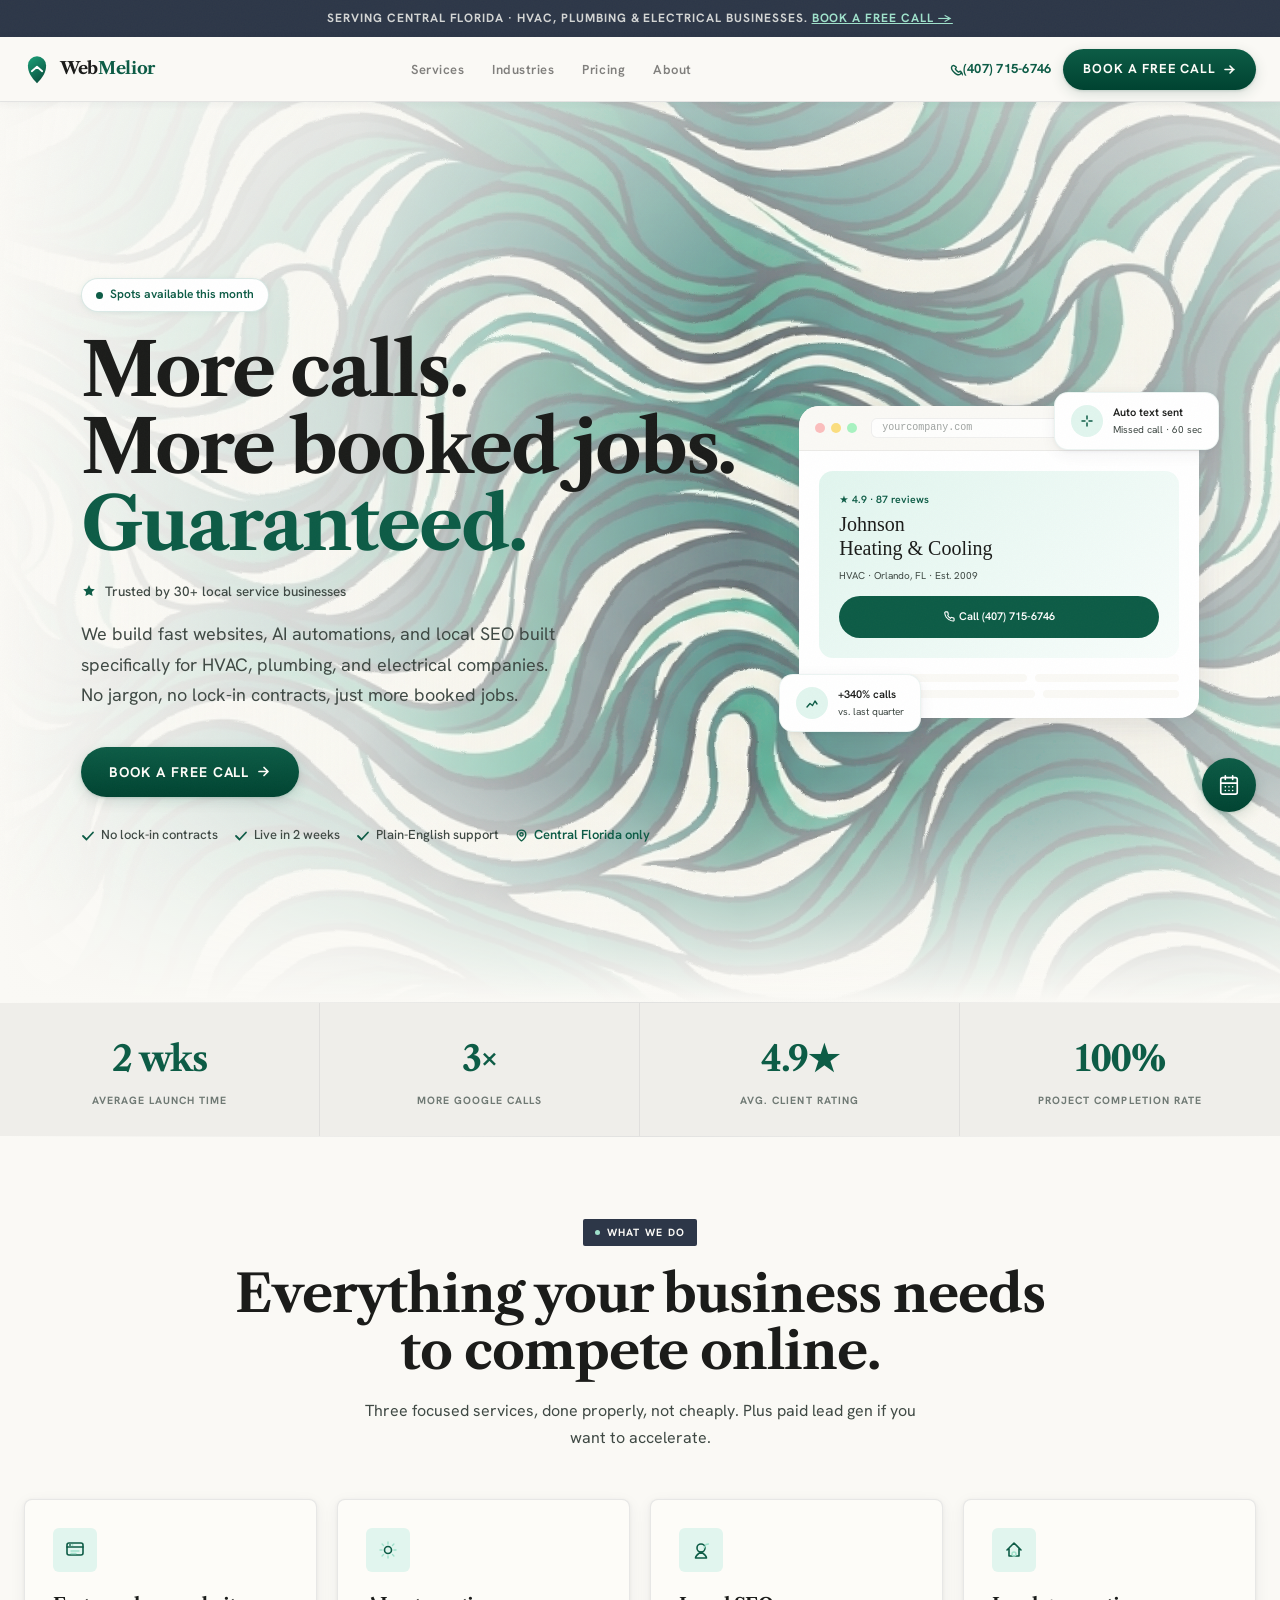
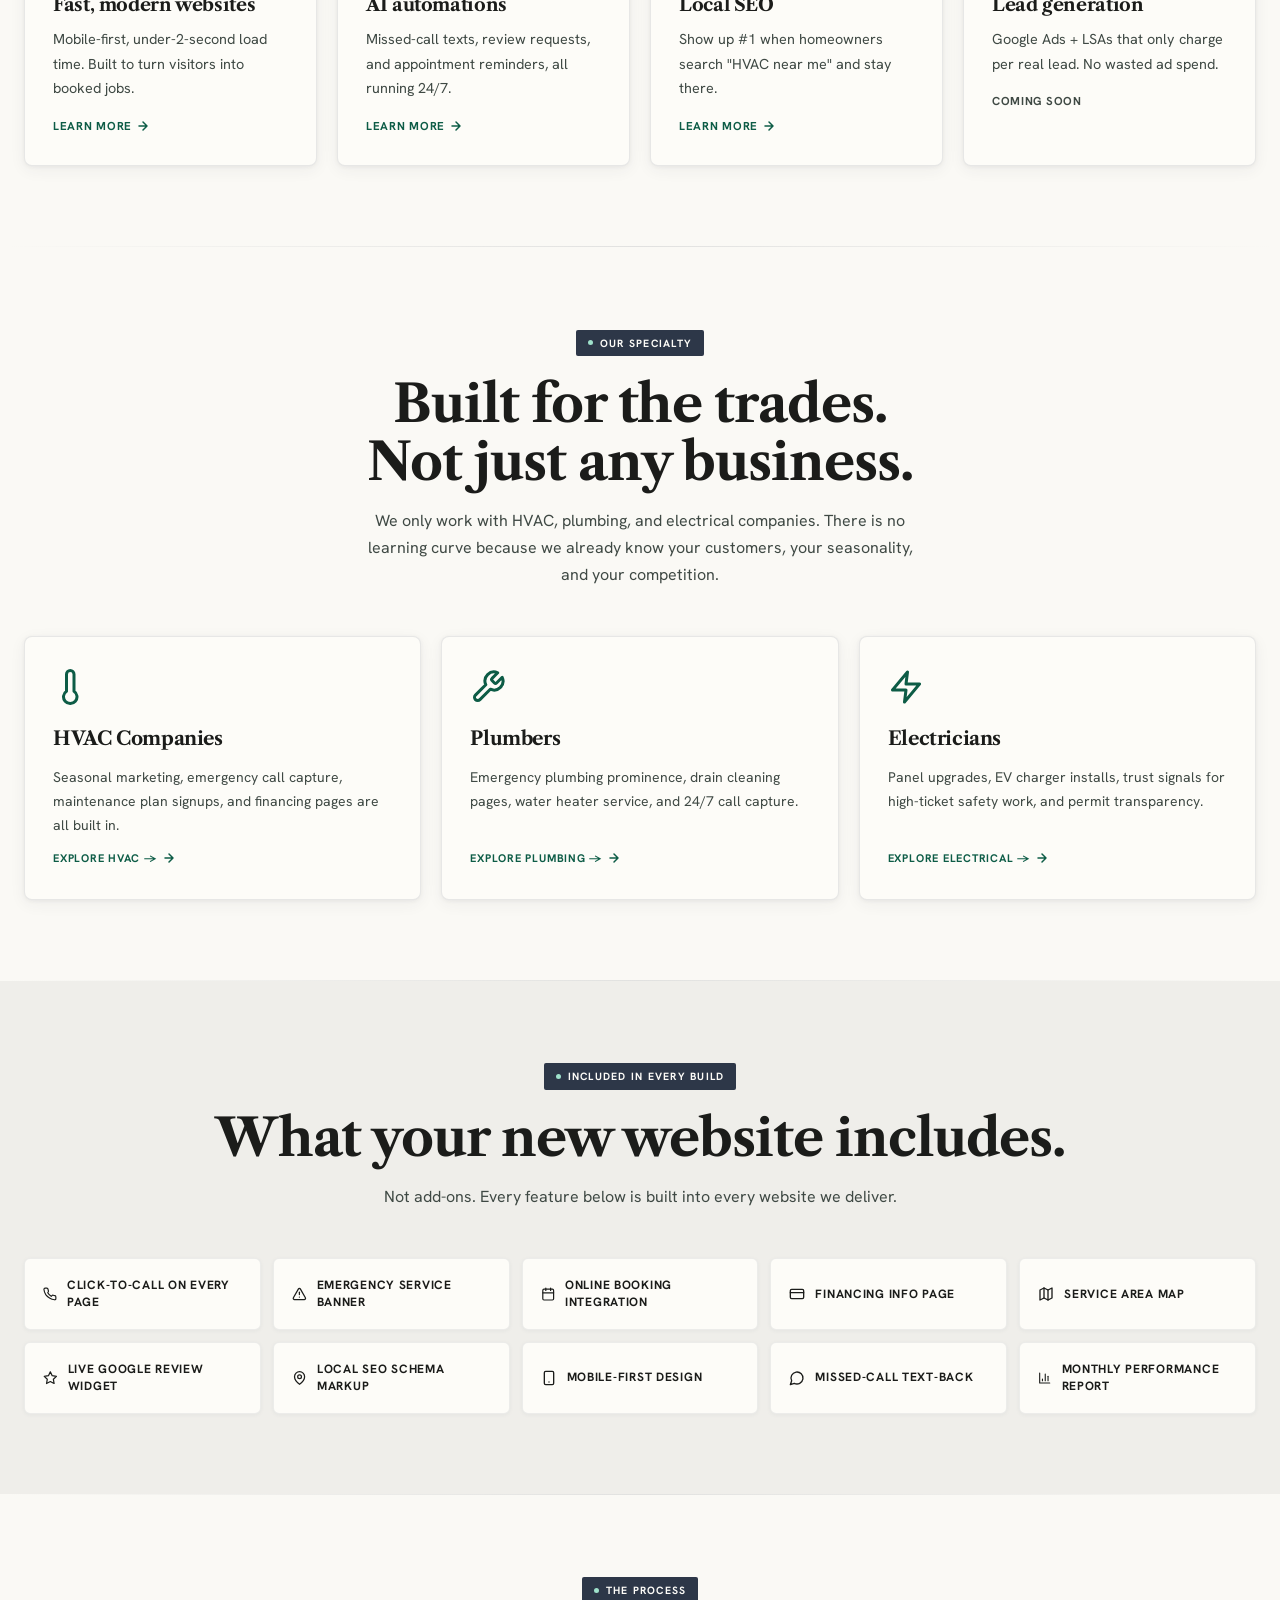
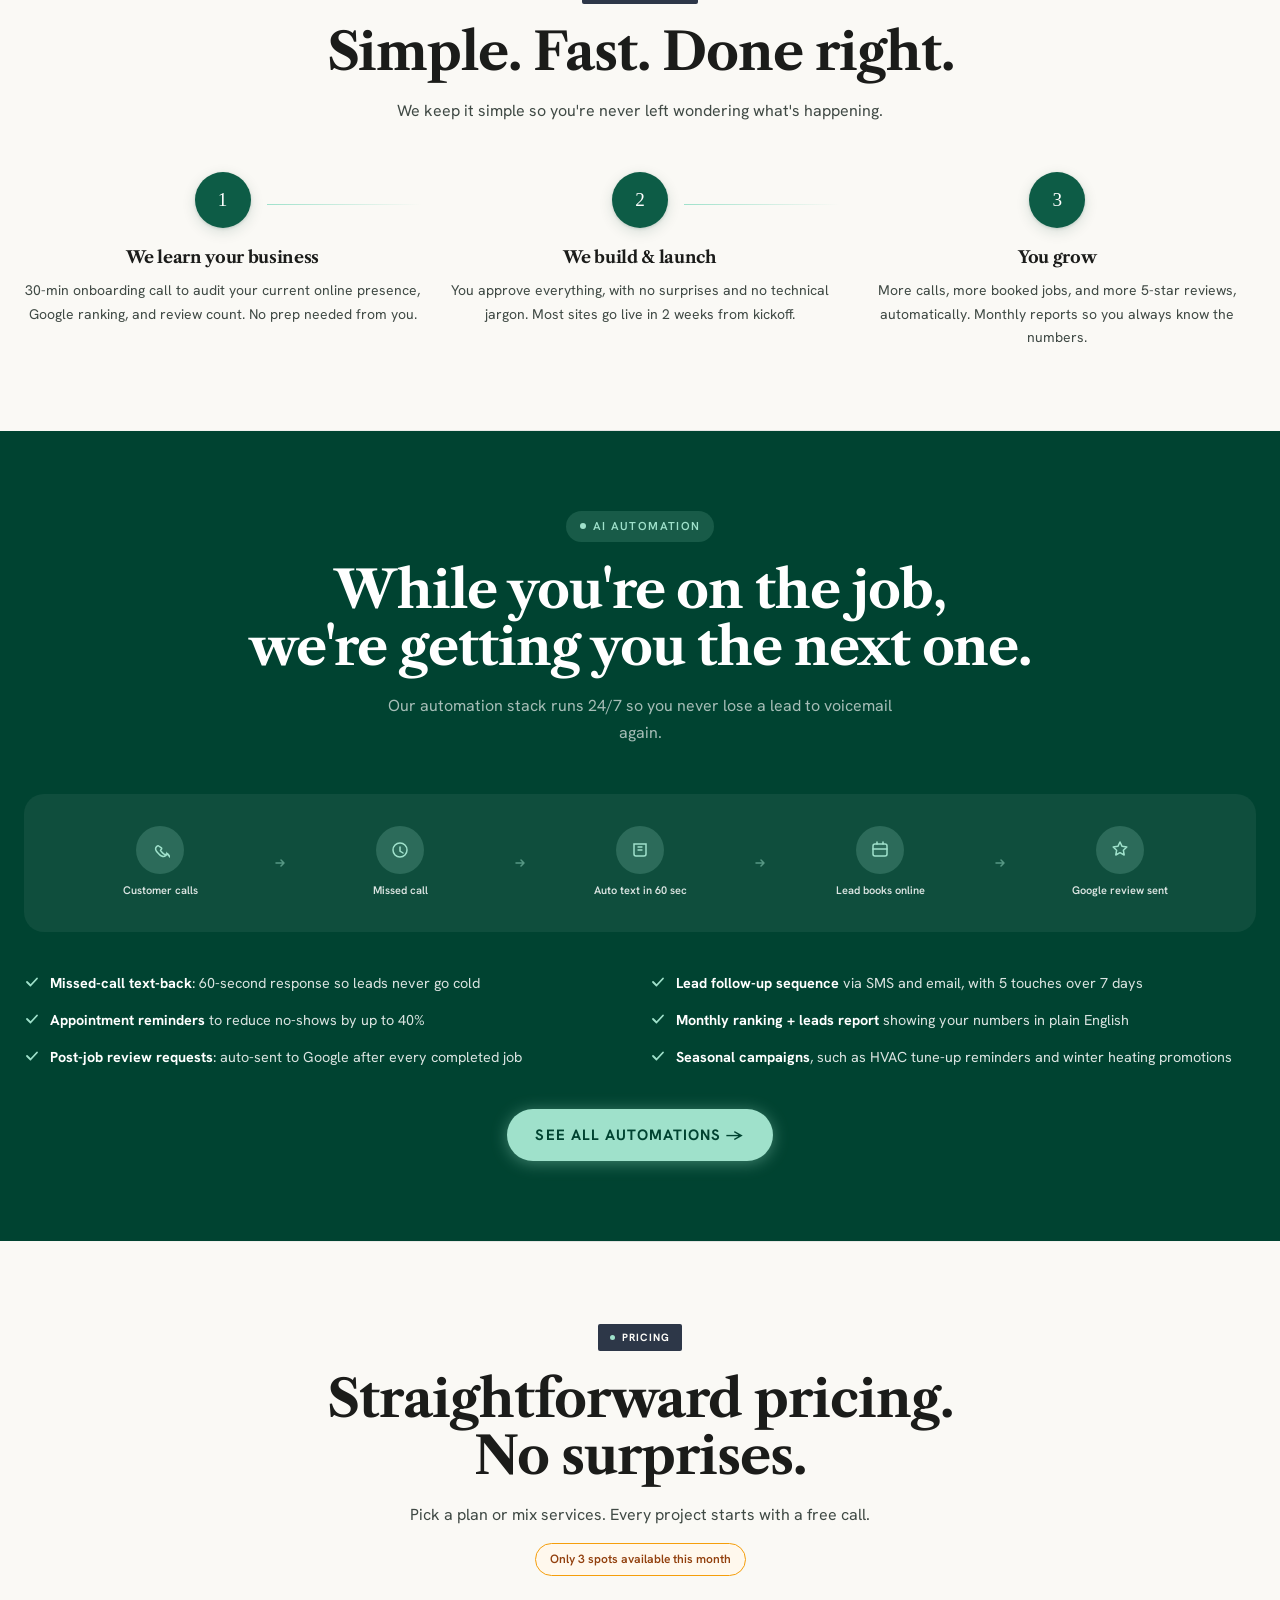
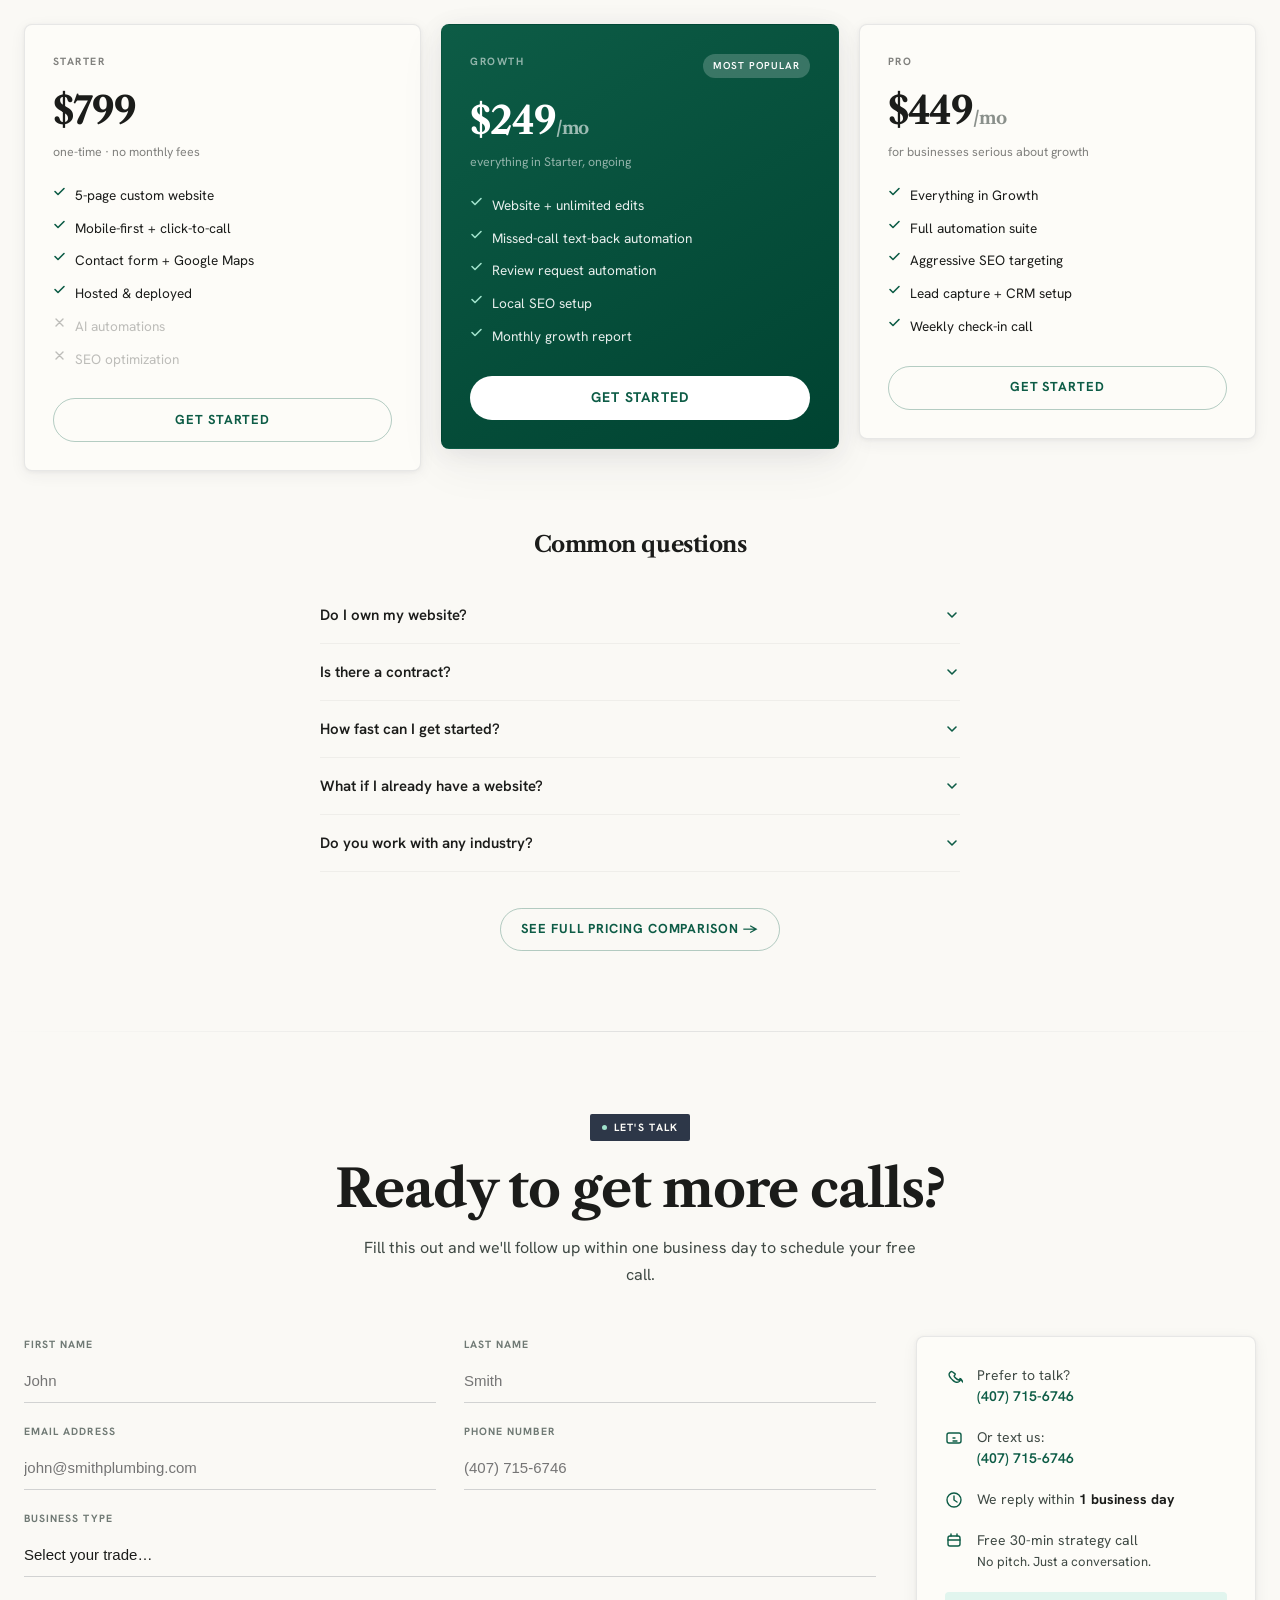
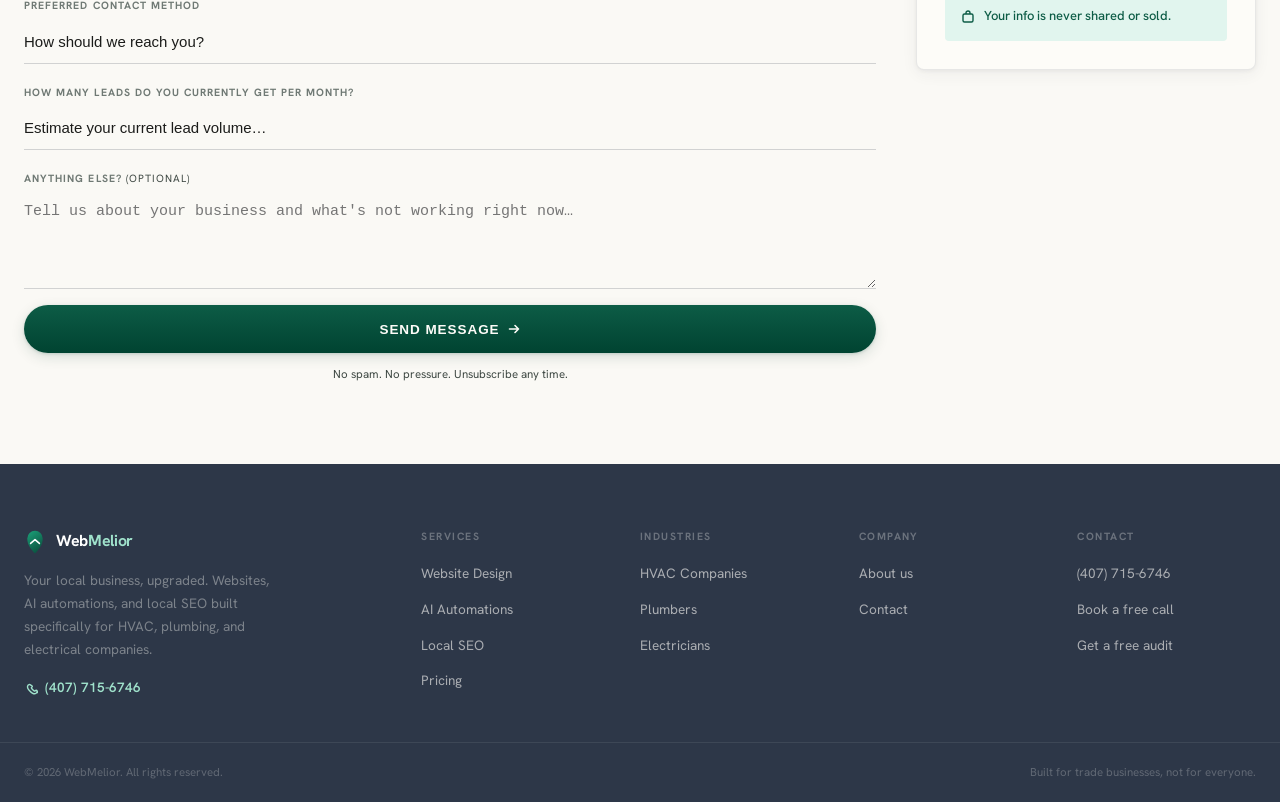
<file: clients/home-services-demo/site/case-studies.html>
<!DOCTYPE html>
<html lang="en">
<head>
  <meta charset="UTF-8"/>
  <meta http-equiv="refresh" content="0; url=index.html"/>
  <title>Redirecting…</title>
</head>
<body>
  <script>window.location.replace('index.html');</script>
</body>
</html>
</file>
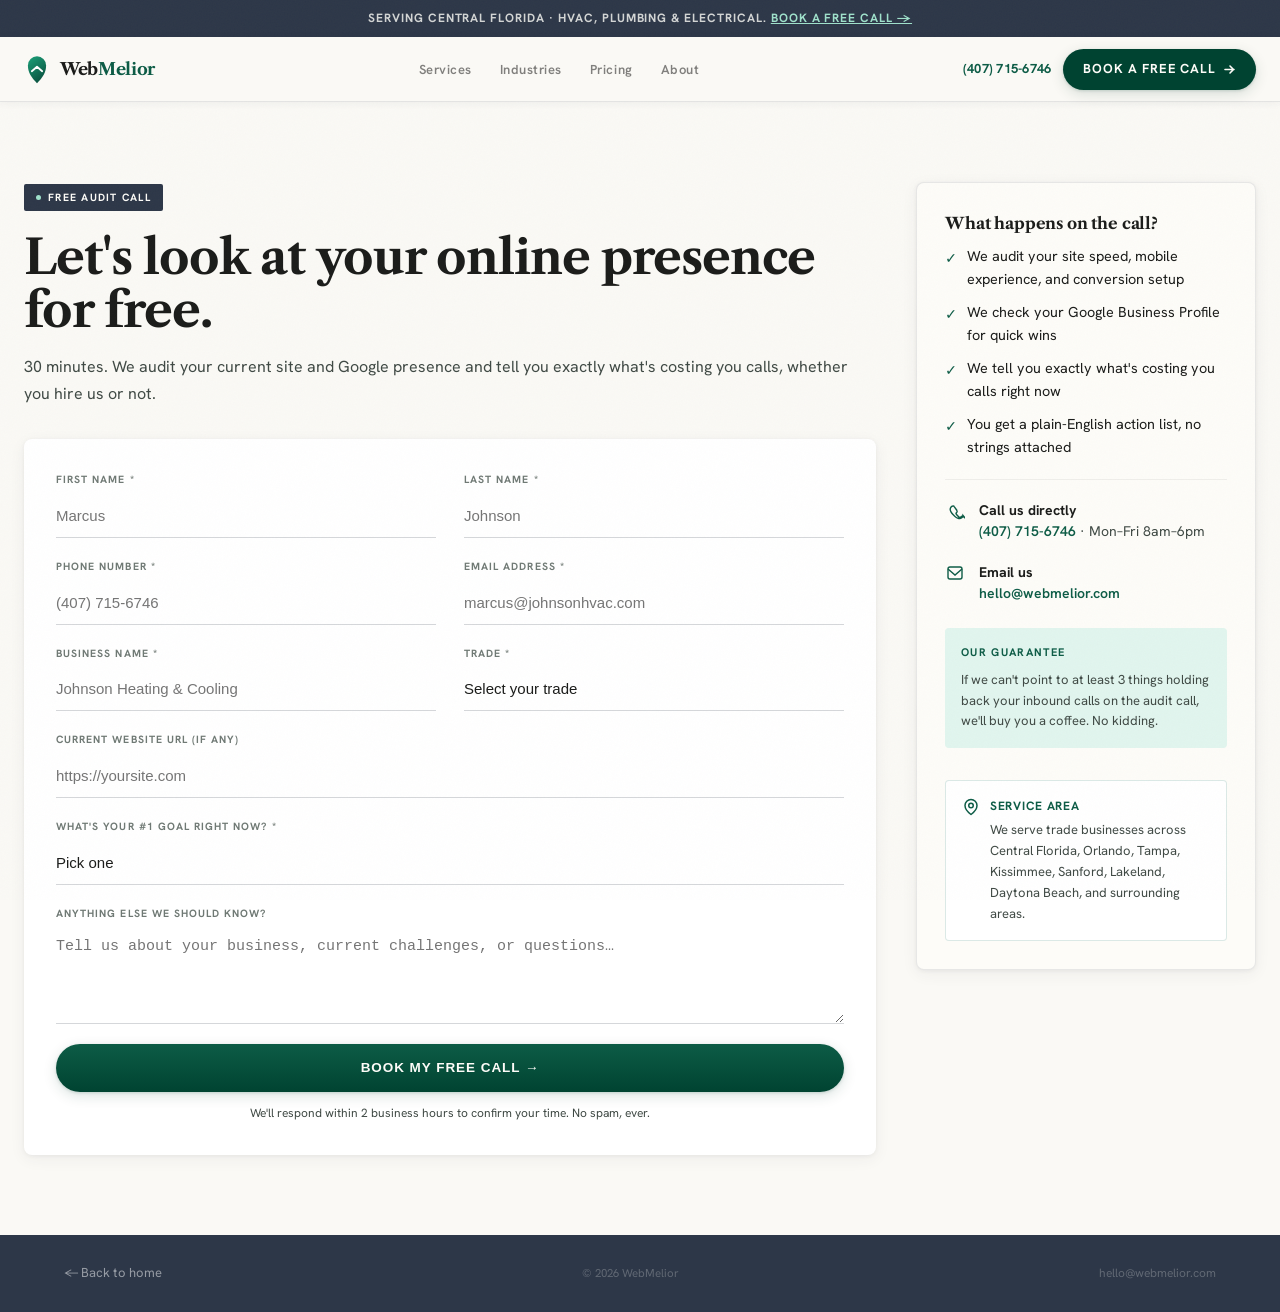
<file: clients/home-services-demo/site/contact.html>
﻿<!DOCTYPE html>
<html lang="en">
<head>
  <meta charset="UTF-8"/>
  <meta name="viewport" content="width=device-width,initial-scale=1"/>
  <title>Book a Free Call | WebMelior</title>
  <meta name="description" content="Book a free 30-minute audit call with WebMelior. No pitch, no pressure. Just an honest look at your online presence and what's costing you leads."/>
  <link rel="preconnect" href="https://fonts.googleapis.com"/>
  <link rel="preconnect" href="https://fonts.gstatic.com" crossorigin/>
  <link href="https://fonts.googleapis.com/css2?family=Libre+Caslon+Text:ital,wght@0,400;0,700;1,400&family=Hanken+Grotesk:wght@400;500;600;700&display=swap" rel="stylesheet"/>
  <link rel="stylesheet" href="shared.css"/>
</head>
<body class="grain">

  <div class="announce-bar">Serving Central Florida · HVAC, Plumbing &amp; Electrical. <a data-cal-link="webmelior-zhfjhv/book-a-free-call" data-cal-namespace="book-a-free-call" data-cal-config='{"layout":"month_view","useSlotsViewOnSmallScreen":"true"}' href="#">Book a free call →</a></div>

  <nav class="site-nav" aria-label="Main navigation">
    <div class="nav-inner">
      <a href="index.html" class="nav-logo" aria-label="WebMelior home">
        <svg xmlns="http://www.w3.org/2000/svg" viewBox="0 0 80 98" width="26" height="32" aria-hidden="true"><defs><linearGradient id="wm" x1="0.25" y1="0" x2="0.75" y2="1"><stop offset="0%" stop-color="#1A9A74"/><stop offset="100%" stop-color="#0A4D3C"/></linearGradient></defs><path d="M 40,93 C 22,74 12,59 12,38 A 28,28 0 0 1 68,38 C 68,59 58,74 40,93 Z" fill="url(#wm)"/><polyline points="24,56 40,42 56,56" fill="none" stroke="#fff" stroke-width="5.5" stroke-linecap="round" stroke-linejoin="round"/></svg>
        <span class="nav-logo-text">Web<span>Melior</span></span>
      </a>
      <ul class="nav-links" role="list">
        <li><a href="services/index.html">Services</a></li>
        <li><a href="industries/hvac.html">Industries</a></li>
        <li><a href="pricing.html">Pricing</a></li>
        <li><a href="about.html">About</a></li>
      </ul>
      <div class="nav-right">
        <a href="tel:+14077156746" class="nav-phone">(407) 715-6746</a>
        <a data-cal-link="webmelior-zhfjhv/book-a-free-call" data-cal-namespace="book-a-free-call" data-cal-config='{"layout":"month_view","useSlotsViewOnSmallScreen":"true"}' href="#" class="btn btn-primary" style="background:var(--green-dark);">Book a Free Call <svg width="13" height="13" viewBox="0 0 13 13" fill="none" aria-hidden="true"><path d="M2 6.5h9M7 3L10.5 6.5 7 10" stroke="currentColor" stroke-width="1.6" stroke-linecap="round" stroke-linejoin="round"/></svg></a>
        <button class="hamburger" id="hamburger" aria-label="Open menu" aria-expanded="false"><span></span><span></span><span></span></button>
      </div>
    </div>
    <div class="mobile-menu" id="mobileMenu">
      <a href="services/index.html">Services</a>
      <a href="industries/hvac.html">Industries</a>
      <a href="pricing.html">Pricing</a>
      <a href="about.html">About</a>
      <a data-cal-link="webmelior-zhfjhv/book-a-free-call" data-cal-namespace="book-a-free-call" data-cal-config='{"layout":"month_view","useSlotsViewOnSmallScreen":"true"}' href="#" class="btn btn-primary">Book a Free Call</a>
    </div>
  </nav>

  <!-- HERO + FORM -->
  <section class="section">
    <div class="container">
      <div class="contact-grid reveal">

        <!-- FORM -->
        <div>
          <div class="section-badge"><span class="dot"></span>Free audit call</div>
          <h1 class="section-title" style="font-size:clamp(2rem,4.5vw,3rem);">Let's look at your online presence for free.</h1>
          <p style="font-size:1rem;line-height:1.7;color:var(--text-mid);margin:12px 0 32px;">30 minutes. We audit your current site and Google presence and tell you exactly what's costing you calls, whether you hire us or not.</p>

          <form id="contactForm" novalidate style="background:#fff;border-radius:var(--radius-lg);box-shadow:var(--shadow-card);padding:32px;">
            <div class="form-grid">
              <div class="form-group">
                <label for="fname">First name *</label>
                <input type="text" id="fname" name="fname" placeholder="Marcus" required autocomplete="given-name"/>
              </div>
              <div class="form-group">
                <label for="lname">Last name *</label>
                <input type="text" id="lname" name="lname" placeholder="Johnson" required autocomplete="family-name"/>
              </div>
              <div class="form-group">
                <label for="phone">Phone number *</label>
                <input type="tel" id="phone" name="phone" placeholder="(407) 715-6746" required autocomplete="tel"/>
              </div>
              <div class="form-group">
                <label for="email">Email address *</label>
                <input type="email" id="email" name="email" placeholder="marcus@johnsonhvac.com" required autocomplete="email"/>
              </div>
              <div class="form-group">
                <label for="biz">Business name *</label>
                <input type="text" id="biz" name="biz" placeholder="Johnson Heating & Cooling" required/>
              </div>
              <div class="form-group">
                <label for="industry">Trade *</label>
                <select id="industry" name="industry" required>
                  <option value="" disabled selected>Select your trade</option>
                  <option>HVAC</option>
                  <option>Plumbing</option>
                  <option>Electrical</option>
                  <option>Multi-trade</option>
                  <option>Other home service</option>
                </select>
              </div>
              <div class="form-group full">
                <label for="website">Current website URL (if any)</label>
                <input type="url" id="website" name="website" placeholder="https://yoursite.com" autocomplete="url"/>
              </div>
              <div class="form-group full">
                <label for="goal">What's your #1 goal right now? *</label>
                <select id="goal" name="goal" required>
                  <option value="" disabled selected>Pick one</option>
                  <option>Get more inbound calls</option>
                  <option>Build or replace my website</option>
                  <option>Get more Google reviews</option>
                  <option>Rank higher on Google Maps</option>
                  <option>Automate follow-ups / reminders</option>
                  <option>All of the above</option>
                </select>
              </div>
              <div class="form-group full">
                <label for="message">Anything else we should know?</label>
                <textarea id="message" name="message" placeholder="Tell us about your business, current challenges, or questions…"></textarea>
              </div>
            </div>
            <button type="submit" class="btn btn-primary btn-lg form-submit" style="margin-top:20px;">
              Book my free call →
            </button>
            <p style="font-size:12px;color:var(--text-mid);margin-top:12px;text-align:center;">We'll respond within 2 business hours to confirm your time. No spam, ever.</p>
          </form>

          <div id="formSuccess" style="display:none;background:var(--accent-light);border:1.5px solid var(--accent);border-radius:var(--radius-lg);padding:32px;text-align:center;margin-top:16px;">
            <div style="display:flex;justify-content:center;margin-bottom:12px;color:var(--primary-mid);"><svg class="lucide-icon" width="40" height="40" xmlns="http://www.w3.org/2000/svg" viewBox="0 0 24 24" fill="none" stroke="currentColor" stroke-width="2" stroke-linecap="round" stroke-linejoin="round"><path d="M22 11.08V12a10 10 0 1 1-5.93-9.14"/><polyline points="22 4 12 14.01 9 11.01"/></svg></div>
            <h3 style="font-size:1.3rem;letter-spacing:-0.02em;margin-bottom:8px;">You're on the list!</h3>
            <p style="font-size:14px;color:var(--text-mid);line-height:1.6;">We'll reach out within 2 business hours to confirm your call time. Check your spam folder if you don't hear from us.</p>
          </div>
        </div>

        <!-- SIDEBAR -->
        <div class="contact-sidebar">
          <div style="padding-bottom:20px;border-bottom:1px solid var(--cream-dark);">
            <h3 style="font-size:1rem;letter-spacing:-0.01em;margin-bottom:6px;">What happens on the call?</h3>
            <ul class="check-list" style="margin-top:8px;">
              <li><span class="check">✓</span>We audit your site speed, mobile experience, and conversion setup</li>
              <li><span class="check">✓</span>We check your Google Business Profile for quick wins</li>
              <li><span class="check">✓</span>We tell you exactly what's costing you calls right now</li>
              <li><span class="check">✓</span>You get a plain-English action list, no strings attached</li>
            </ul>
          </div>
          <div class="sidebar-item">
            <svg width="20" height="20" viewBox="0 0 20 20" fill="none" aria-hidden="true"><path d="M18 13.5c0 .4-.1.8-.3 1.2-.2.4-.5.8-.9 1.1-.7.5-1.4.8-2.2.8-.6 0-1.2-.2-1.9-.4-.7-.3-1.4-.7-2.1-1.2-.7-.5-1.4-1.2-2.1-1.9-.7-.7-1.3-1.4-1.8-2.1-.5-.7-.8-1.4-1.1-2-.3-.6-.4-1.2-.4-1.8 0-.7.2-1.4.7-2 .5-.6 1.1-1 1.9-1.2.3-.1.5-.1.7 0 .3.1.5.3.7.6l2.4 3.4c.2.3.3.5.4.8.1.2.1.4.1.6 0 .3-.1.5-.2.8l-.8.9c-.1.1-.1.3-.1.4 0 .1.1.3.2.5.4.6.8 1.2 1.4 1.8.6.6 1.1 1.1 1.8 1.5.2.1.3.2.5.2.1 0 .3 0 .4-.1l.9-.8c.2-.2.5-.3.8-.3.2 0 .4 0 .6.1.3.1.5.2.8.4l3.4 2.4c.3.2.5.4.6.7.1.2.1.5 0 .7z" stroke="currentColor" stroke-width="1.4"/></svg>
            <p><strong style="color:var(--text-dark);">Call us directly</strong><br/><a href="tel:+14077156746">(407) 715-6746</a> · Mon–Fri 8am–6pm</p>
          </div>
          <div class="sidebar-item">
            <svg width="20" height="20" viewBox="0 0 20 20" fill="none" aria-hidden="true"><path d="M3 5a2 2 0 012-2h10a2 2 0 012 2v8a2 2 0 01-2 2H5a2 2 0 01-2-2V5z" stroke="currentColor" stroke-width="1.4"/><path d="M3 5l7 6 7-6" stroke="currentColor" stroke-width="1.4"/></svg>
            <p><strong style="color:var(--text-dark);">Email us</strong><br/><a href="mailto:hello@webmelior.com">hello@webmelior.com</a></p>
          </div>
          <div style="background:var(--accent-light);border-radius:var(--radius);padding:16px;margin-top:4px;">
            <div style="font-size:11px;font-weight:700;letter-spacing:0.12em;text-transform:uppercase;color:var(--green-mid);margin-bottom:8px;">Our guarantee</div>
            <p style="font-size:13px;line-height:1.6;color:var(--text-mid);">If we can't point to at least 3 things holding back your inbound calls on the audit call, we'll buy you a coffee. No kidding.</p>
          </div>
          <div style="background:#fff;border:1.5px solid rgba(15,110,86,0.15);border-radius:var(--radius);padding:16px;margin-top:12px;display:flex;gap:10px;align-items:flex-start;">
            <svg width="18" height="18" viewBox="0 0 24 24" fill="none" stroke="var(--primary-mid)" stroke-width="2" stroke-linecap="round" stroke-linejoin="round" aria-hidden="true" style="flex-shrink:0;margin-top:1px;"><path d="M20 10c0 6-8 12-8 12s-8-6-8-12a8 8 0 0 1 16 0Z"/><circle cx="12" cy="10" r="3"/></svg>
            <div>
              <div style="font-size:12px;font-weight:700;color:var(--primary-mid);letter-spacing:0.06em;text-transform:uppercase;margin-bottom:4px;">Service area</div>
              <p style="font-size:13px;line-height:1.6;color:var(--text-mid);">We serve trade businesses across Central Florida, Orlando, Tampa, Kissimmee, Sanford, Lakeland, Daytona Beach, and surrounding areas.</p>
            </div>
          </div>
        </div>

      </div>
    </div>
  </section>

  <footer class="site-footer">
    <div class="footer-bottom" style="max-width:1200px;margin:0 auto;border-top:none;padding:28px 24px;">
      <a href="index.html" style="color:rgba(255,255,255,.5);text-decoration:none;font-size:13px;">← Back to home</a>
      <span>&copy; 2026 WebMelior</span>
      <span style="font-size:12px;">hello@webmelior.com</span>
    </div>
  </footer>

  <div class="mobile-cta-bar">
    <a href="tel:+14077156746" class="btn btn-primary" style="flex:1;justify-content:center;">Tap to call now</a>
  </div>

  <script>
    const ham = document.getElementById('hamburger');
    const menu = document.getElementById('mobileMenu');
    document.body.appendChild(menu); // escape nav stacking context
    ham.addEventListener('click', () => { const o = menu.classList.toggle('open'); ham.setAttribute('aria-expanded', String(o)); document.querySelector('.site-nav').classList.toggle('menu-open', o); });
    const obs = new IntersectionObserver(e => e.forEach(x => { if(x.isIntersecting){x.target.classList.add('revealed');obs.unobserve(x.target);} }), {threshold:.08});
    document.querySelectorAll('.reveal').forEach(el => obs.observe(el));

    document.getElementById('contactForm').addEventListener('submit', function(e) {
      e.preventDefault();
      const required = this.querySelectorAll('[required]');
      let valid = true;
      required.forEach(f => {
        if (!f.value.trim()) { f.style.borderColor = '#e53e3e'; valid = false; }
        else { f.style.borderColor = ''; }
      });
      if (!valid) return;
      this.style.display = 'none';
      document.getElementById('formSuccess').style.display = 'block';
    });
  </script>
<script type="text/javascript">
  (function (C, A, L) { let p = function (a, ar) { a.q.push(ar); }; let d = C.document; C.Cal = C.Cal || function () { let cal = C.Cal; let ar = arguments; if (!cal.loaded) { cal.ns = {}; cal.q = cal.q || []; d.head.appendChild(d.createElement("script")).src = A; cal.loaded = true; } if (ar[0] === L) { const api = function () { p(api, arguments); }; const namespace = ar[1]; api.q = api.q || []; if(typeof namespace === "string"){cal.ns[namespace] = cal.ns[namespace] || api;p(cal.ns[namespace], ar);p(cal, ["initNamespace", namespace]);} else p(cal, ar); return;} p(cal, ar); }; })(window, "https://app.cal.com/embed/embed.js", "init");
  Cal("init", "book-a-free-call", {origin:"https://app.cal.com"});
  Cal.config = Cal.config || {};
  Cal.config.forwardQueryParams = true;
  Cal.ns["book-a-free-call"]("ui", {"hideEventTypeDetails":false,"layout":"month_view","styles":{"branding":{"brandColor":"#0F6E56"}}});
</script>
<script>
(function(){var n=document.querySelector(".site-nav"),l=0;window.addEventListener("scroll",function(){var y=window.scrollY;if(y>l&&y>64)n.classList.add("nav-hidden");else n.classList.remove("nav-hidden");l=y;},{passive:true});})();
</script>
<script type="module">
import anime, { svg } from 'https://cdn.jsdelivr.net/npm/animejs@4/lib/anime.esm.min.js';
if (!window.matchMedia('(prefers-reduced-motion: reduce)').matches) {
  const icons = [...document.querySelectorAll('.lucide-icon')];
  if (!icons.length) return;
  const iconShapes = await Promise.all(icons.map(async icon => {
    const shapes = [...icon.querySelectorAll('path, circle, rect, polygon, polyline, line, ellipse')];
    const drawables = await Promise.all(shapes.map(s => svg.createDrawable(s)));
    return { icon, drawables };
  }));
  const obs = new IntersectionObserver((entries) => {
    entries.forEach(entry => {
      if (!entry.isIntersecting) return;
      const item = iconShapes.find(d => d.icon === entry.target);
      if (!item) return;
      item.drawables.forEach((drawable, i) => {
        anime({ targets: drawable, strokeDashoffset: [anime.get(drawable, 'strokeDashoffset'), 0], duration: 520, delay: i * 55, easing: 'easeInOutSine' });
      });
      obs.unobserve(entry.target);
    });
  }, { threshold: 0.15 });
  icons.forEach(el => obs.observe(el));
}
</script>
</body>
</html>
</file>
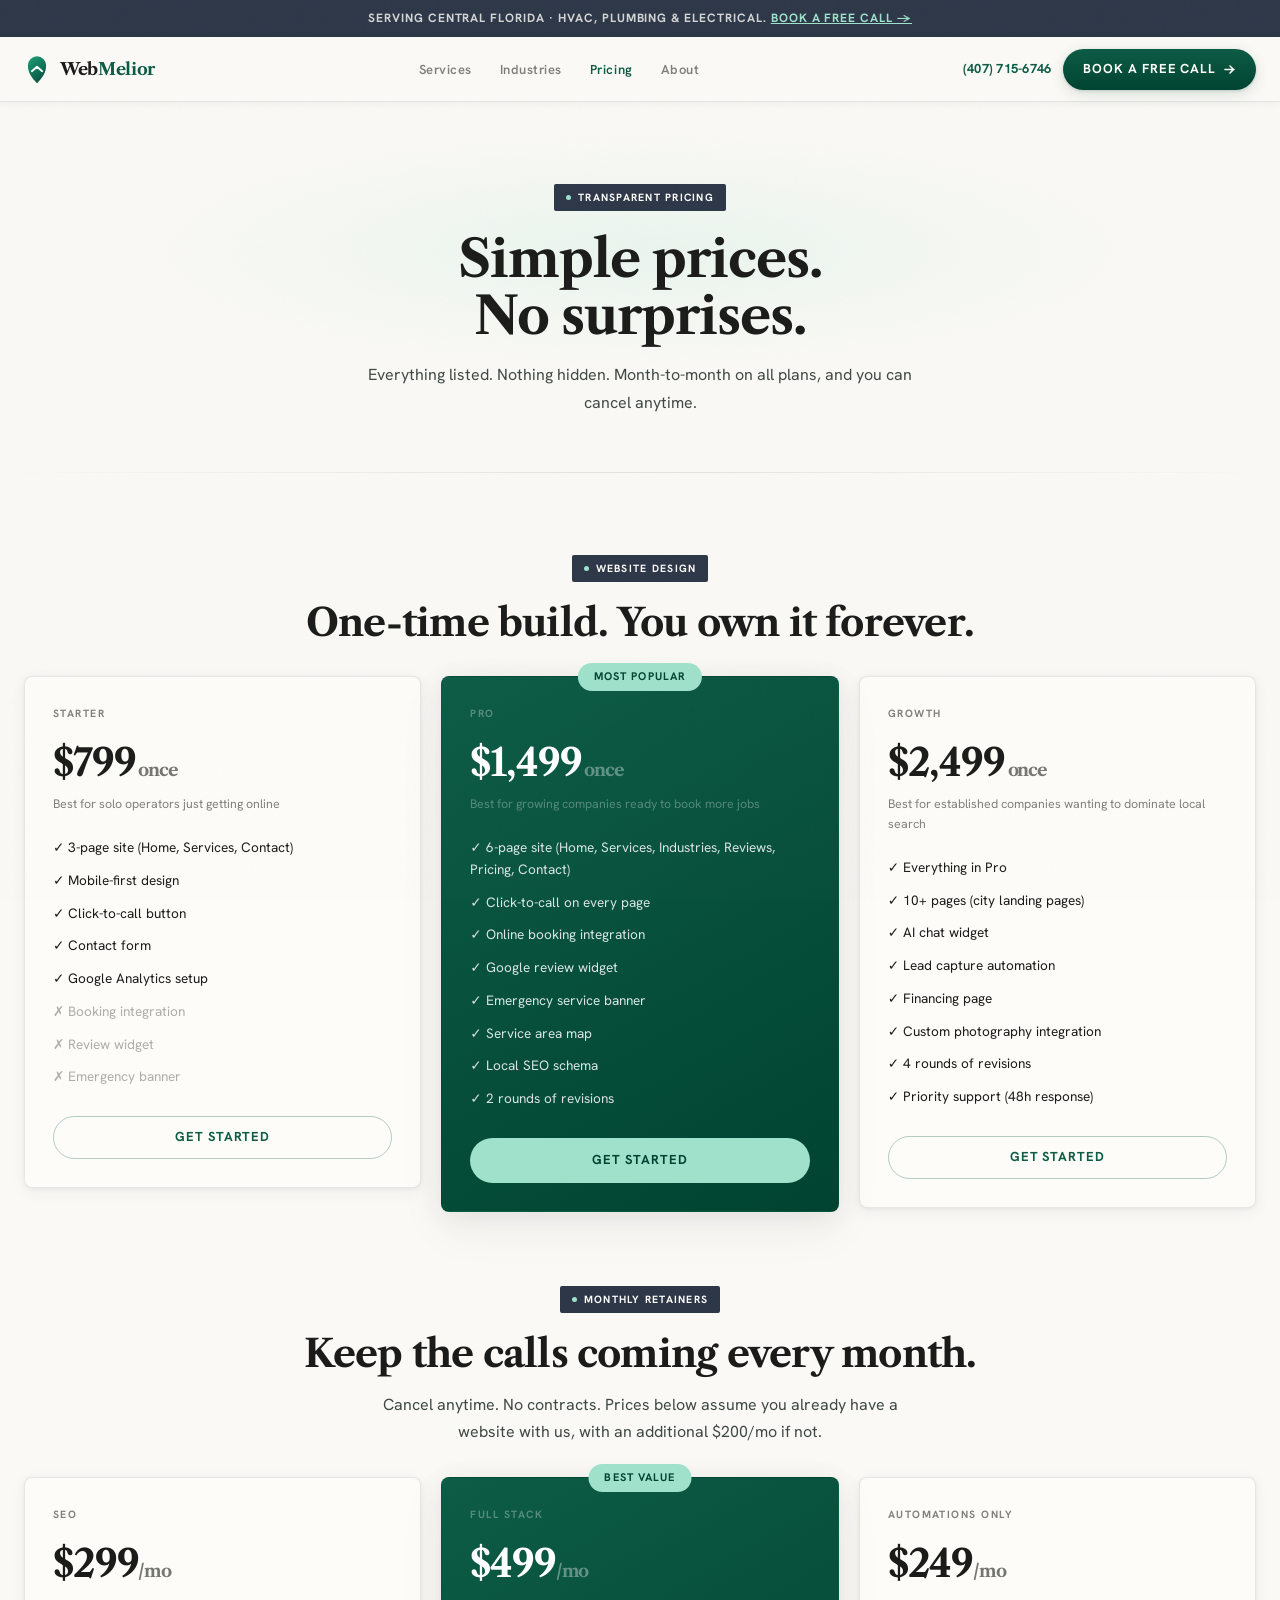
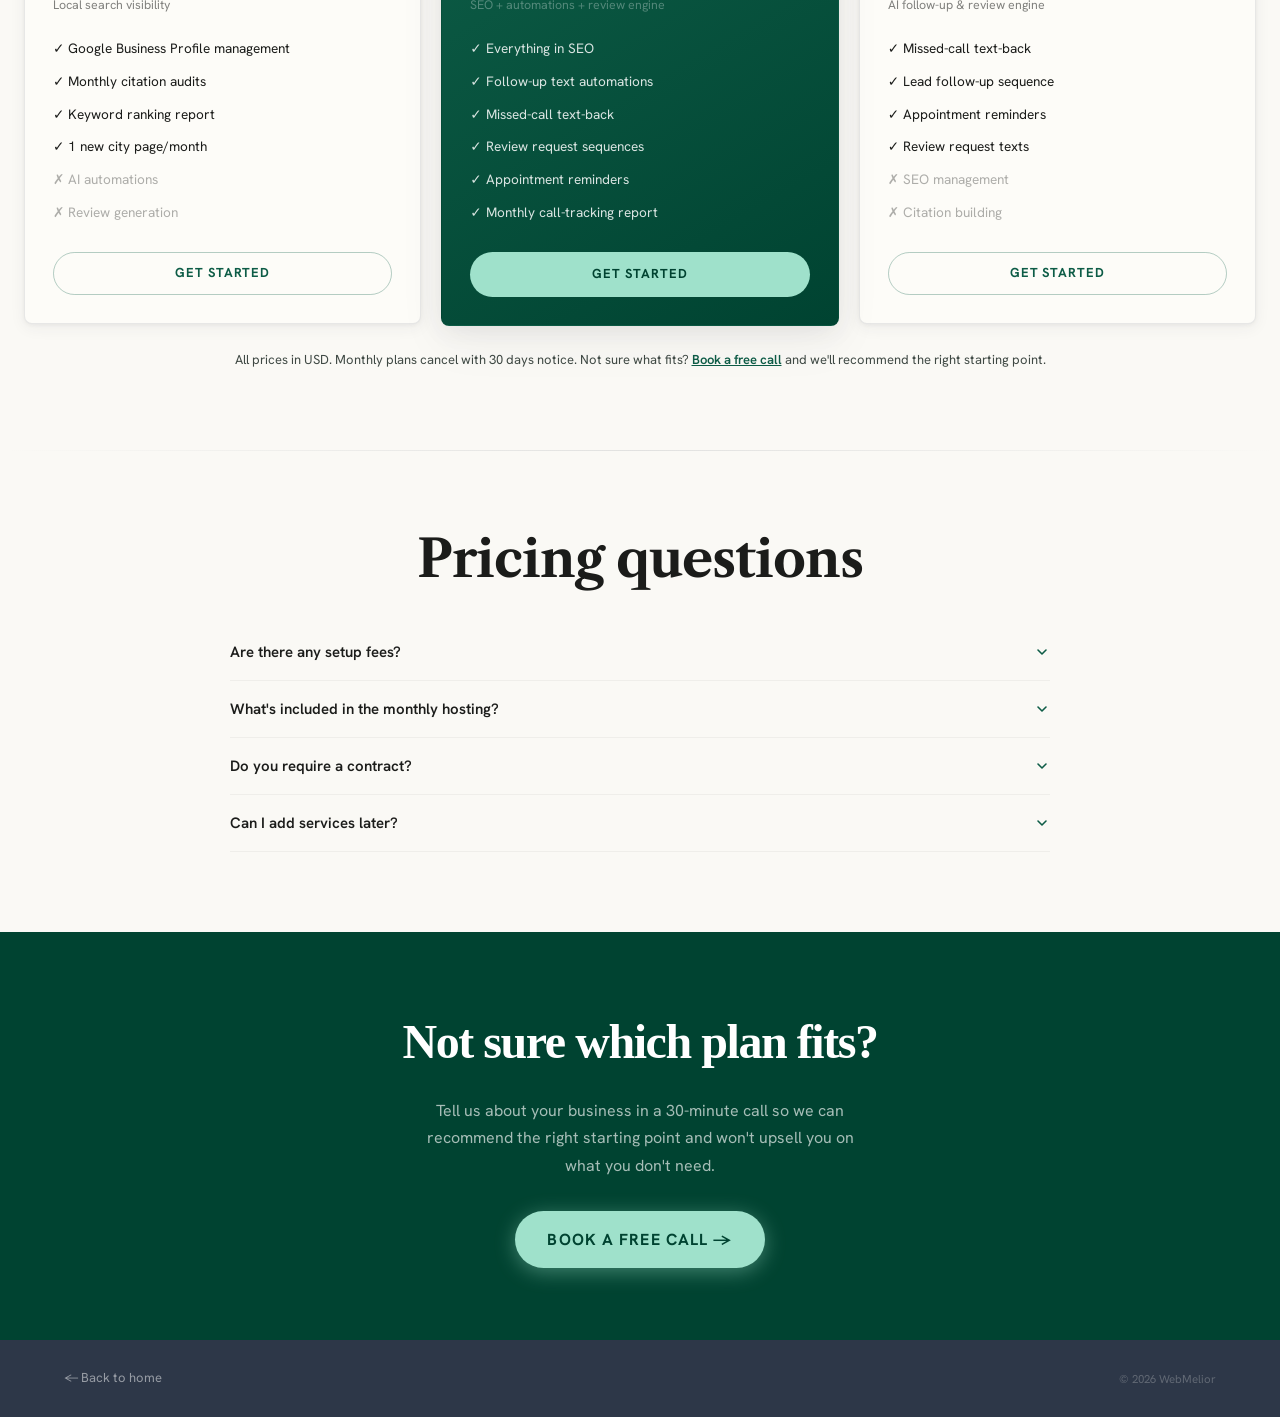
<file: clients/home-services-demo/site/pricing.html>
﻿<!DOCTYPE html>
<html lang="en">
<head>
  <meta charset="UTF-8"/>
  <meta name="viewport" content="width=device-width,initial-scale=1"/>
  <title>Pricing | WebMelior | Websites, AI Automations &amp; Local SEO</title>
  <meta name="description" content="Transparent pricing for websites, AI automations, and local SEO built for HVAC, plumbing, and electrical companies. No lock-in. No hidden fees."/>
  <link rel="preconnect" href="https://fonts.googleapis.com"/>
  <link rel="preconnect" href="https://fonts.gstatic.com" crossorigin/>
  <link href="https://fonts.googleapis.com/css2?family=Libre+Caslon+Text:ital,wght@0,400;0,700;1,400&family=Hanken+Grotesk:wght@400;500;600;700&display=swap" rel="stylesheet"/>
  <link rel="stylesheet" href="shared.css"/>
</head>
<body class="grain">

  <div class="announce-bar">Serving Central Florida · HVAC, Plumbing &amp; Electrical. <a data-cal-link="webmelior-zhfjhv/book-a-free-call" data-cal-namespace="book-a-free-call" data-cal-config='{"layout":"month_view","useSlotsViewOnSmallScreen":"true"}' href="#">Book a free call →</a></div>

  <nav class="site-nav" aria-label="Main navigation">
    <div class="nav-inner">
      <a href="index.html" class="nav-logo" aria-label="WebMelior home">
        <svg xmlns="http://www.w3.org/2000/svg" viewBox="0 0 80 98" width="26" height="32" aria-hidden="true"><defs><linearGradient id="wm" x1="0.25" y1="0" x2="0.75" y2="1"><stop offset="0%" stop-color="#1A9A74"/><stop offset="100%" stop-color="#0A4D3C"/></linearGradient></defs><path d="M 40,93 C 22,74 12,59 12,38 A 28,28 0 0 1 68,38 C 68,59 58,74 40,93 Z" fill="url(#wm)"/><polyline points="24,56 40,42 56,56" fill="none" stroke="#fff" stroke-width="5.5" stroke-linecap="round" stroke-linejoin="round"/></svg>
        <span class="nav-logo-text">Web<span>Melior</span></span>
      </a>
      <ul class="nav-links" role="list">
        <li><a href="services/index.html">Services</a></li>
        <li><a href="industries/hvac.html">Industries</a></li>
        <li><a href="pricing.html" style="color:var(--green-mid);">Pricing</a></li>
        <li><a href="about.html">About</a></li>
      </ul>
      <div class="nav-right">
        <a href="tel:+14077156746" class="nav-phone">(407) 715-6746</a>
        <a data-cal-link="webmelior-zhfjhv/book-a-free-call" data-cal-namespace="book-a-free-call" data-cal-config='{"layout":"month_view","useSlotsViewOnSmallScreen":"true"}' href="#" class="btn btn-primary">Book a Free Call <svg width="13" height="13" viewBox="0 0 13 13" fill="none" aria-hidden="true"><path d="M2 6.5h9M7 3L10.5 6.5 7 10" stroke="currentColor" stroke-width="1.6" stroke-linecap="round" stroke-linejoin="round"/></svg></a>
        <button class="hamburger" id="hamburger" aria-label="Open menu" aria-expanded="false"><span></span><span></span><span></span></button>
      </div>
    </div>
    <div class="mobile-menu" id="mobileMenu">
      <a href="services/index.html">Services</a>
      <a href="industries/hvac.html">Industries</a>
      <a href="pricing.html">Pricing</a>
      <a href="about.html">About</a>
      <a data-cal-link="webmelior-zhfjhv/book-a-free-call" data-cal-namespace="book-a-free-call" data-cal-config='{"layout":"month_view","useSlotsViewOnSmallScreen":"true"}' href="#" class="btn btn-primary">Book a Free Call</a>
    </div>
  </nav>

  <!-- HERO -->
  <section style="padding:80px 24px 56px;position:relative;overflow:hidden;">
    <div aria-hidden="true" style="position:absolute;inset:0;pointer-events:none;background:radial-gradient(ellipse 55% 45% at 50% 40%,rgba(159,225,203,0.18) 0%,transparent 70%);"></div>
    <div class="container-sm text-center reveal" style="position:relative;">
      <div class="section-badge" style="justify-content:center;"><span class="dot"></span>Transparent pricing</div>
      <h1 class="section-title">Simple prices.<br/>No surprises.</h1>
      <p class="section-sub" style="margin:0 auto;">Everything listed. Nothing hidden. Month-to-month on all plans, and you can cancel anytime.</p>
    </div>
  </section>

  <div class="divider"></div>

  <!-- PRICING CARDS -->
  <section class="section">
    <div class="container">

      <!-- Website -->
      <div class="text-center reveal" style="margin-bottom:32px;">
        <div class="section-badge" style="justify-content:center;"><span class="dot"></span>Website design</div>
        <h2 class="section-title" style="font-size:clamp(1.6rem,3vw,2.4rem);">One-time build. You own it forever.</h2>
      </div>
      <div class="pricing-grid reveal" style="margin-bottom:72px;">
        <div class="pricing-card">
          <div class="price-tier">Starter</div>
          <div class="price-amount">$799<span class="price-period"> once</span></div>
          <div class="price-desc">Best for solo operators just getting online</div>
          <ul class="price-features">
            <li>✓ 3-page site (Home, Services, Contact)</li>
            <li>✓ Mobile-first design</li>
            <li>✓ Click-to-call button</li>
            <li>✓ Contact form</li>
            <li>✓ Google Analytics setup</li>
            <li style="opacity:.35;">✗ Booking integration</li>
            <li style="opacity:.35;">✗ Review widget</li>
            <li style="opacity:.35;">✗ Emergency banner</li>
          </ul>
          <a data-cal-link="webmelior-zhfjhv/book-a-free-call" data-cal-namespace="book-a-free-call" data-cal-config='{"layout":"month_view","useSlotsViewOnSmallScreen":"true"}' href="#" class="btn btn-outline" style="width:100%;justify-content:center;">Get started</a>
        </div>
        <div class="pricing-card pricing-featured" style="position:relative;">
          <div style="position:absolute;top:-14px;left:50%;transform:translateX(-50%);background:var(--accent);color:var(--green-dark);font-size:11px;font-weight:700;letter-spacing:0.1em;text-transform:uppercase;padding:5px 16px;border-radius:100px;">Most popular</div>
          <div class="price-tier" style="color:rgba(255,255,255,0.55);">Pro</div>
          <div class="price-amount" style="color:#fff;">$1,499<span class="price-period" style="color:rgba(255,255,255,0.6);"> once</span></div>
          <div class="price-desc" style="color:rgba(255,255,255,0.55);">Best for growing companies ready to book more jobs</div>
          <ul class="price-features" style="color:rgba(255,255,255,0.85);">
            <li>✓ 6-page site (Home, Services, Industries, Reviews, Pricing, Contact)</li>
            <li>✓ Click-to-call on every page</li>
            <li>✓ Online booking integration</li>
            <li>✓ Google review widget</li>
            <li>✓ Emergency service banner</li>
            <li>✓ Service area map</li>
            <li>✓ Local SEO schema</li>
            <li>✓ 2 rounds of revisions</li>
          </ul>
          <a data-cal-link="webmelior-zhfjhv/book-a-free-call" data-cal-namespace="book-a-free-call" data-cal-config='{"layout":"month_view","useSlotsViewOnSmallScreen":"true"}' href="#" class="btn" style="width:100%;justify-content:center;background:var(--accent);color:var(--green-dark);font-weight:700;padding:12px 20px;border-radius:100px;">Get started</a>
        </div>
        <div class="pricing-card">
          <div class="price-tier">Growth</div>
          <div class="price-amount">$2,499<span class="price-period"> once</span></div>
          <div class="price-desc">Best for established companies wanting to dominate local search</div>
          <ul class="price-features">
            <li>✓ Everything in Pro</li>
            <li>✓ 10+ pages (city landing pages)</li>
            <li>✓ AI chat widget</li>
            <li>✓ Lead capture automation</li>
            <li>✓ Financing page</li>
            <li>✓ Custom photography integration</li>
            <li>✓ 4 rounds of revisions</li>
            <li>✓ Priority support (48h response)</li>
          </ul>
          <a data-cal-link="webmelior-zhfjhv/book-a-free-call" data-cal-namespace="book-a-free-call" data-cal-config='{"layout":"month_view","useSlotsViewOnSmallScreen":"true"}' href="#" class="btn btn-outline" style="width:100%;justify-content:center;">Get started</a>
        </div>
      </div>

      <!-- Monthly retainers -->
      <div class="text-center reveal" style="margin-bottom:32px;">
        <div class="section-badge" style="justify-content:center;"><span class="dot"></span>Monthly retainers</div>
        <h2 class="section-title" style="font-size:clamp(1.6rem,3vw,2.4rem);">Keep the calls coming every month.</h2>
        <p class="section-sub" style="margin:0 auto;">Cancel anytime. No contracts. Prices below assume you already have a website with us, with an additional $200/mo if not.</p>
      </div>
      <div class="pricing-grid reveal">
        <div class="pricing-card">
          <div class="price-tier">SEO</div>
          <div class="price-amount">$299<span class="price-period">/mo</span></div>
          <div class="price-desc">Local search visibility</div>
          <ul class="price-features">
            <li>✓ Google Business Profile management</li>
            <li>✓ Monthly citation audits</li>
            <li>✓ Keyword ranking report</li>
            <li>✓ 1 new city page/month</li>
            <li style="opacity:.35;">✗ AI automations</li>
            <li style="opacity:.35;">✗ Review generation</li>
          </ul>
          <a data-cal-link="webmelior-zhfjhv/book-a-free-call" data-cal-namespace="book-a-free-call" data-cal-config='{"layout":"month_view","useSlotsViewOnSmallScreen":"true"}' href="#" class="btn btn-outline" style="width:100%;justify-content:center;">Get started</a>
        </div>
        <div class="pricing-card pricing-featured" style="position:relative;">
          <div style="position:absolute;top:-14px;left:50%;transform:translateX(-50%);background:var(--accent);color:var(--green-dark);font-size:11px;font-weight:700;letter-spacing:0.1em;text-transform:uppercase;padding:5px 16px;border-radius:100px;">Best value</div>
          <div class="price-tier" style="color:rgba(255,255,255,0.55);">Full Stack</div>
          <div class="price-amount" style="color:#fff;">$499<span class="price-period" style="color:rgba(255,255,255,0.6);">/mo</span></div>
          <div class="price-desc" style="color:rgba(255,255,255,0.55);">SEO + automations + review engine</div>
          <ul class="price-features" style="color:rgba(255,255,255,0.85);">
            <li>✓ Everything in SEO</li>
            <li>✓ Follow-up text automations</li>
            <li>✓ Missed-call text-back</li>
            <li>✓ Review request sequences</li>
            <li>✓ Appointment reminders</li>
            <li>✓ Monthly call-tracking report</li>
          </ul>
          <a data-cal-link="webmelior-zhfjhv/book-a-free-call" data-cal-namespace="book-a-free-call" data-cal-config='{"layout":"month_view","useSlotsViewOnSmallScreen":"true"}' href="#" class="btn" style="width:100%;justify-content:center;background:var(--accent);color:var(--green-dark);font-weight:700;padding:12px 20px;border-radius:100px;">Get started</a>
        </div>
        <div class="pricing-card">
          <div class="price-tier">Automations only</div>
          <div class="price-amount">$249<span class="price-period">/mo</span></div>
          <div class="price-desc">AI follow-up &amp; review engine</div>
          <ul class="price-features">
            <li>✓ Missed-call text-back</li>
            <li>✓ Lead follow-up sequence</li>
            <li>✓ Appointment reminders</li>
            <li>✓ Review request texts</li>
            <li style="opacity:.35;">✗ SEO management</li>
            <li style="opacity:.35;">✗ Citation building</li>
          </ul>
          <a data-cal-link="webmelior-zhfjhv/book-a-free-call" data-cal-namespace="book-a-free-call" data-cal-config='{"layout":"month_view","useSlotsViewOnSmallScreen":"true"}' href="#" class="btn btn-outline" style="width:100%;justify-content:center;">Get started</a>
        </div>
      </div>

      <p style="text-align:center;font-size:13px;color:var(--text-mid);margin-top:24px;">All prices in USD. Monthly plans cancel with 30 days notice. Not sure what fits? <a data-cal-link="webmelior-zhfjhv/book-a-free-call" data-cal-namespace="book-a-free-call" data-cal-config='{"layout":"month_view","useSlotsViewOnSmallScreen":"true"}' href="#" style="color:var(--green-mid);font-weight:600;">Book a free call</a> and we'll recommend the right starting point.</p>
    </div>
  </section>

  <div class="divider"></div>

  <!-- FAQ -->
  <section class="section">
    <div class="container-sm">
      <div class="text-center reveal" style="margin-bottom:36px;">
        <h2 class="section-title">Pricing questions</h2>
      </div>
      <div class="reveal">
        <div class="faq-item">
          <button class="faq-q" aria-expanded="false">Are there any setup fees?<svg width="16" height="16" viewBox="0 0 16 16" fill="none" aria-hidden="true"><path d="M4 6l4 4 4-4" stroke="currentColor" stroke-width="1.6" stroke-linecap="round" stroke-linejoin="round"/></svg></button>
          <div class="faq-a">No. The price you see is the price you pay. Website builds are a single one-time payment. Monthly retainers have no setup fee, meaning your first payment is your first month of service.</div>
        </div>
        <div class="faq-item">
          <button class="faq-q" aria-expanded="false">What's included in the monthly hosting?<svg width="16" height="16" viewBox="0 0 16 16" fill="none" aria-hidden="true"><path d="M4 6l4 4 4-4" stroke="currentColor" stroke-width="1.6" stroke-linecap="round" stroke-linejoin="round"/></svg></button>
          <div class="faq-a">We host sites on Vercel, which has a very generous free tier. In most cases your hosting costs $0/month. If your traffic grows past the free tier, we'll flag it in advance and help you choose the most cost-effective option.</div>
        </div>
        <div class="faq-item">
          <button class="faq-q" aria-expanded="false">Do you require a contract?<svg width="16" height="16" viewBox="0 0 16 16" fill="none" aria-hidden="true"><path d="M4 6l4 4 4-4" stroke="currentColor" stroke-width="1.6" stroke-linecap="round" stroke-linejoin="round"/></svg></button>
          <div class="faq-a">No contracts. Ever. Monthly retainers require 30 days notice to cancel. Website builds are a one-time engagement. Once your site is live, you own it and owe us nothing further unless you want ongoing support.</div>
        </div>
        <div class="faq-item">
          <button class="faq-q" aria-expanded="false">Can I add services later?<svg width="16" height="16" viewBox="0 0 16 16" fill="none" aria-hidden="true"><path d="M4 6l4 4 4-4" stroke="currentColor" stroke-width="1.6" stroke-linecap="round" stroke-linejoin="round"/></svg></button>
          <div class="faq-a">Yes. Many clients start with just a website, then add automations or SEO once they see results. You can upgrade at any time, just email us and we'll set it up within a week.</div>
        </div>
      </div>
    </div>
  </section>

  <!-- CTA -->
  <section style="background:var(--green-dark);padding:72px 24px;text-align:center;">
    <div class="container-sm">
      <h2 style="font-family:'DM Serif Display',serif;font-size:clamp(2rem,4vw,3rem);color:#fff;letter-spacing:-0.03em;margin-bottom:16px;">Not sure which plan fits?</h2>
      <p style="font-size:1rem;color:rgba(255,255,255,0.65);max-width:440px;margin:0 auto 32px;line-height:1.7;">Tell us about your business in a 30-minute call so we can recommend the right starting point and won't upsell you on what you don't need.</p>
      <a data-cal-link="webmelior-zhfjhv/book-a-free-call" data-cal-namespace="book-a-free-call" data-cal-config='{"layout":"month_view","useSlotsViewOnSmallScreen":"true"}' href="#" class="btn" style="background:var(--accent);color:var(--green-dark);font-size:16px;font-weight:700;padding:16px 32px;border-radius:100px;box-shadow:0 4px 20px rgba(159,225,203,0.4);">Book a free call →</a>
    </div>
  </section>

  <footer class="site-footer">
    <div class="footer-bottom" style="max-width:1200px;margin:0 auto;border-top:none;padding:28px 24px;">
      <a href="index.html" style="color:rgba(255,255,255,.5);text-decoration:none;font-size:13px;">← Back to home</a>
      <span>&copy; 2026 WebMelior</span>
    </div>
  </footer>

  <div class="mobile-cta-bar">
    <a href="tel:+14077156746" class="btn btn-primary" style="flex:1;justify-content:center;">Tap to call</a>
    <a data-cal-link="webmelior-zhfjhv/book-a-free-call" data-cal-namespace="book-a-free-call" data-cal-config='{"layout":"month_view","useSlotsViewOnSmallScreen":"true"}' href="#" class="btn btn-outline" style="flex:1;justify-content:center;">Book a call</a>
  </div>

  <script>
    const ham = document.getElementById('hamburger');
    const menu = document.getElementById('mobileMenu');
    document.body.appendChild(menu); // escape nav stacking context
    ham.addEventListener('click', () => { const o = menu.classList.toggle('open'); ham.setAttribute('aria-expanded', String(o)); document.querySelector('.site-nav').classList.toggle('menu-open', o); });
    const obs = new IntersectionObserver(e => e.forEach(x => { if(x.isIntersecting){x.target.classList.add('revealed');obs.unobserve(x.target);} }), {threshold:.08});
    document.querySelectorAll('.reveal').forEach(el => obs.observe(el));
    document.querySelectorAll('.faq-q').forEach(btn => {
      btn.addEventListener('click', () => {
        const item = btn.closest('.faq-item');
        const open = item.classList.contains('open');
        document.querySelectorAll('.faq-item').forEach(i => { i.classList.remove('open'); i.querySelector('.faq-q').setAttribute('aria-expanded','false'); });
        if(!open) { item.classList.add('open'); btn.setAttribute('aria-expanded','true'); }
      });
    });
  </script>
<script type="text/javascript">
  (function (C, A, L) { let p = function (a, ar) { a.q.push(ar); }; let d = C.document; C.Cal = C.Cal || function () { let cal = C.Cal; let ar = arguments; if (!cal.loaded) { cal.ns = {}; cal.q = cal.q || []; d.head.appendChild(d.createElement("script")).src = A; cal.loaded = true; } if (ar[0] === L) { const api = function () { p(api, arguments); }; const namespace = ar[1]; api.q = api.q || []; if(typeof namespace === "string"){cal.ns[namespace] = cal.ns[namespace] || api;p(cal.ns[namespace], ar);p(cal, ["initNamespace", namespace]);} else p(cal, ar); return;} p(cal, ar); }; })(window, "https://app.cal.com/embed/embed.js", "init");
  Cal("init", "book-a-free-call", {origin:"https://app.cal.com"});
  Cal.config = Cal.config || {};
  Cal.config.forwardQueryParams = true;
  Cal.ns["book-a-free-call"]("ui", {"hideEventTypeDetails":false,"layout":"month_view","styles":{"branding":{"brandColor":"#0F6E56"}}});
</script>
<script>
(function(){var n=document.querySelector(".site-nav"),l=0;window.addEventListener("scroll",function(){var y=window.scrollY;if(y>l&&y>64)n.classList.add("nav-hidden");else n.classList.remove("nav-hidden");l=y;},{passive:true});})();
</script>
</body>
</html>
</file>
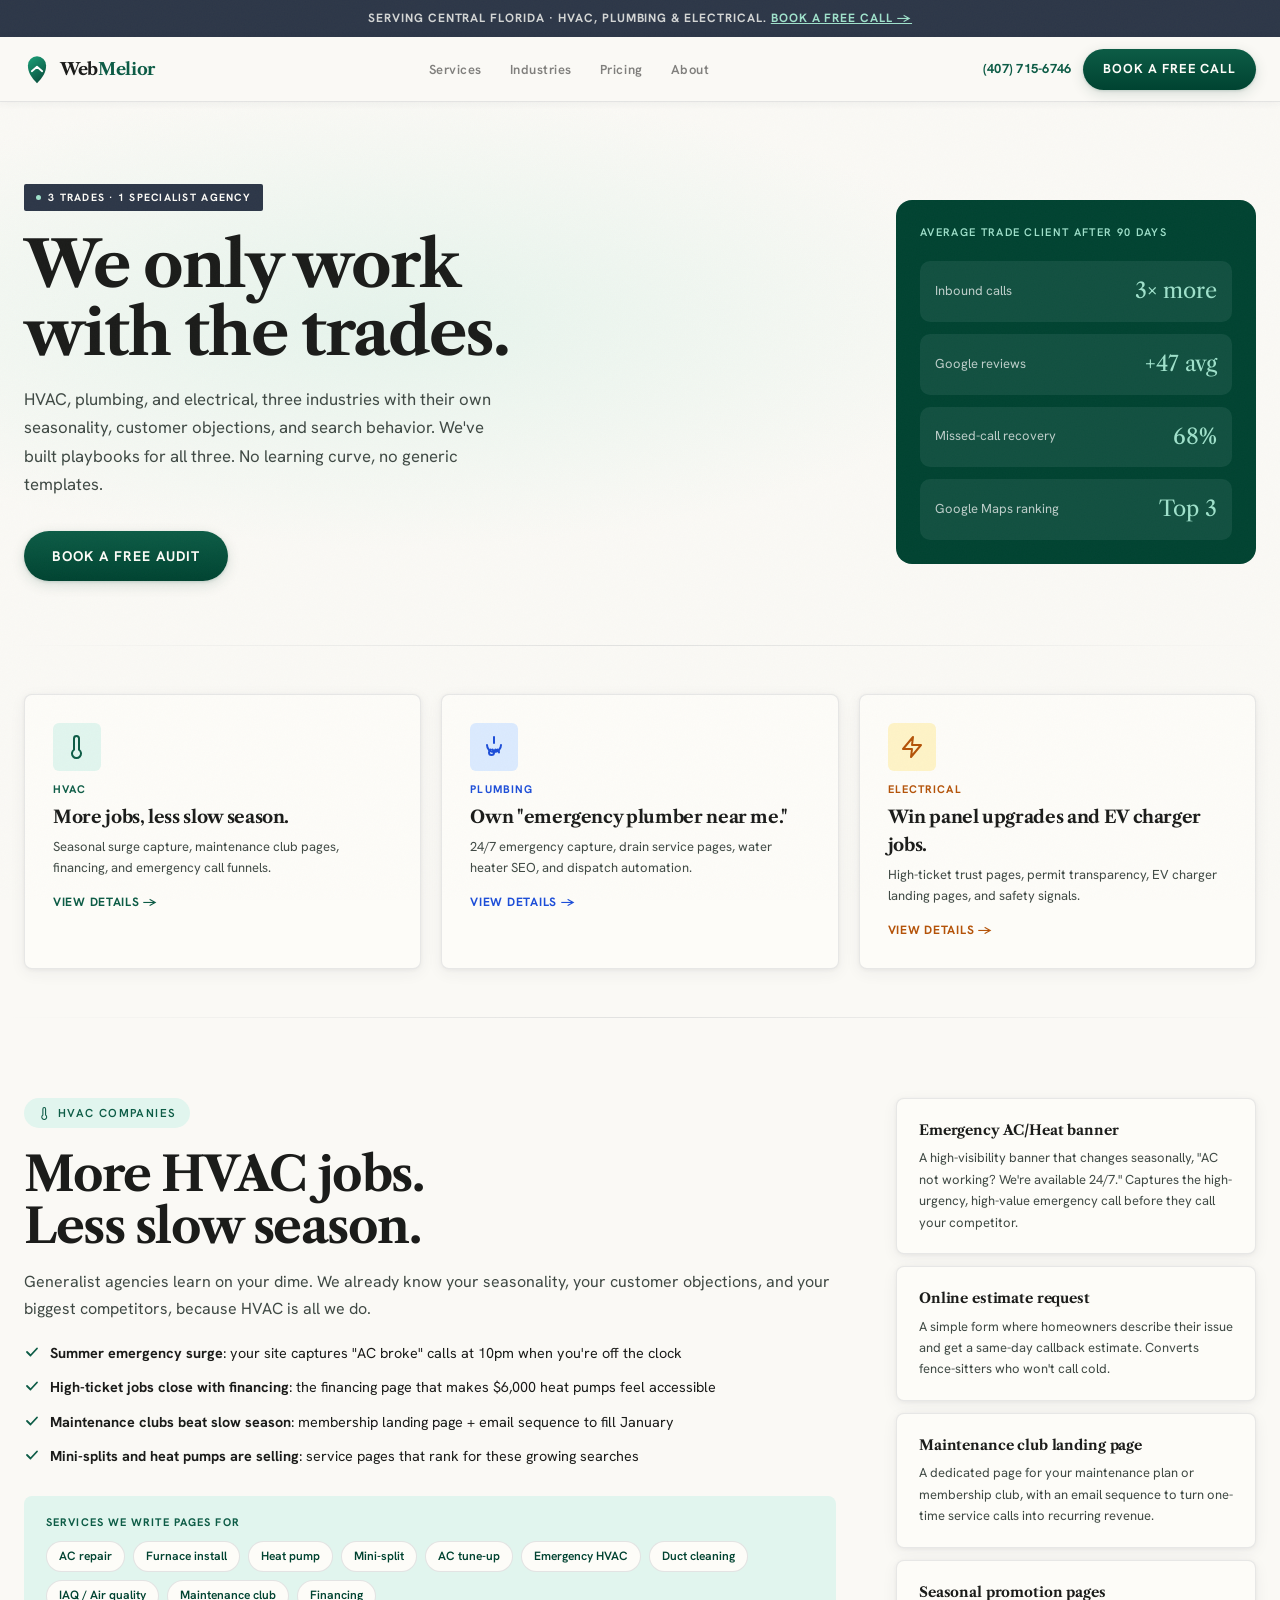
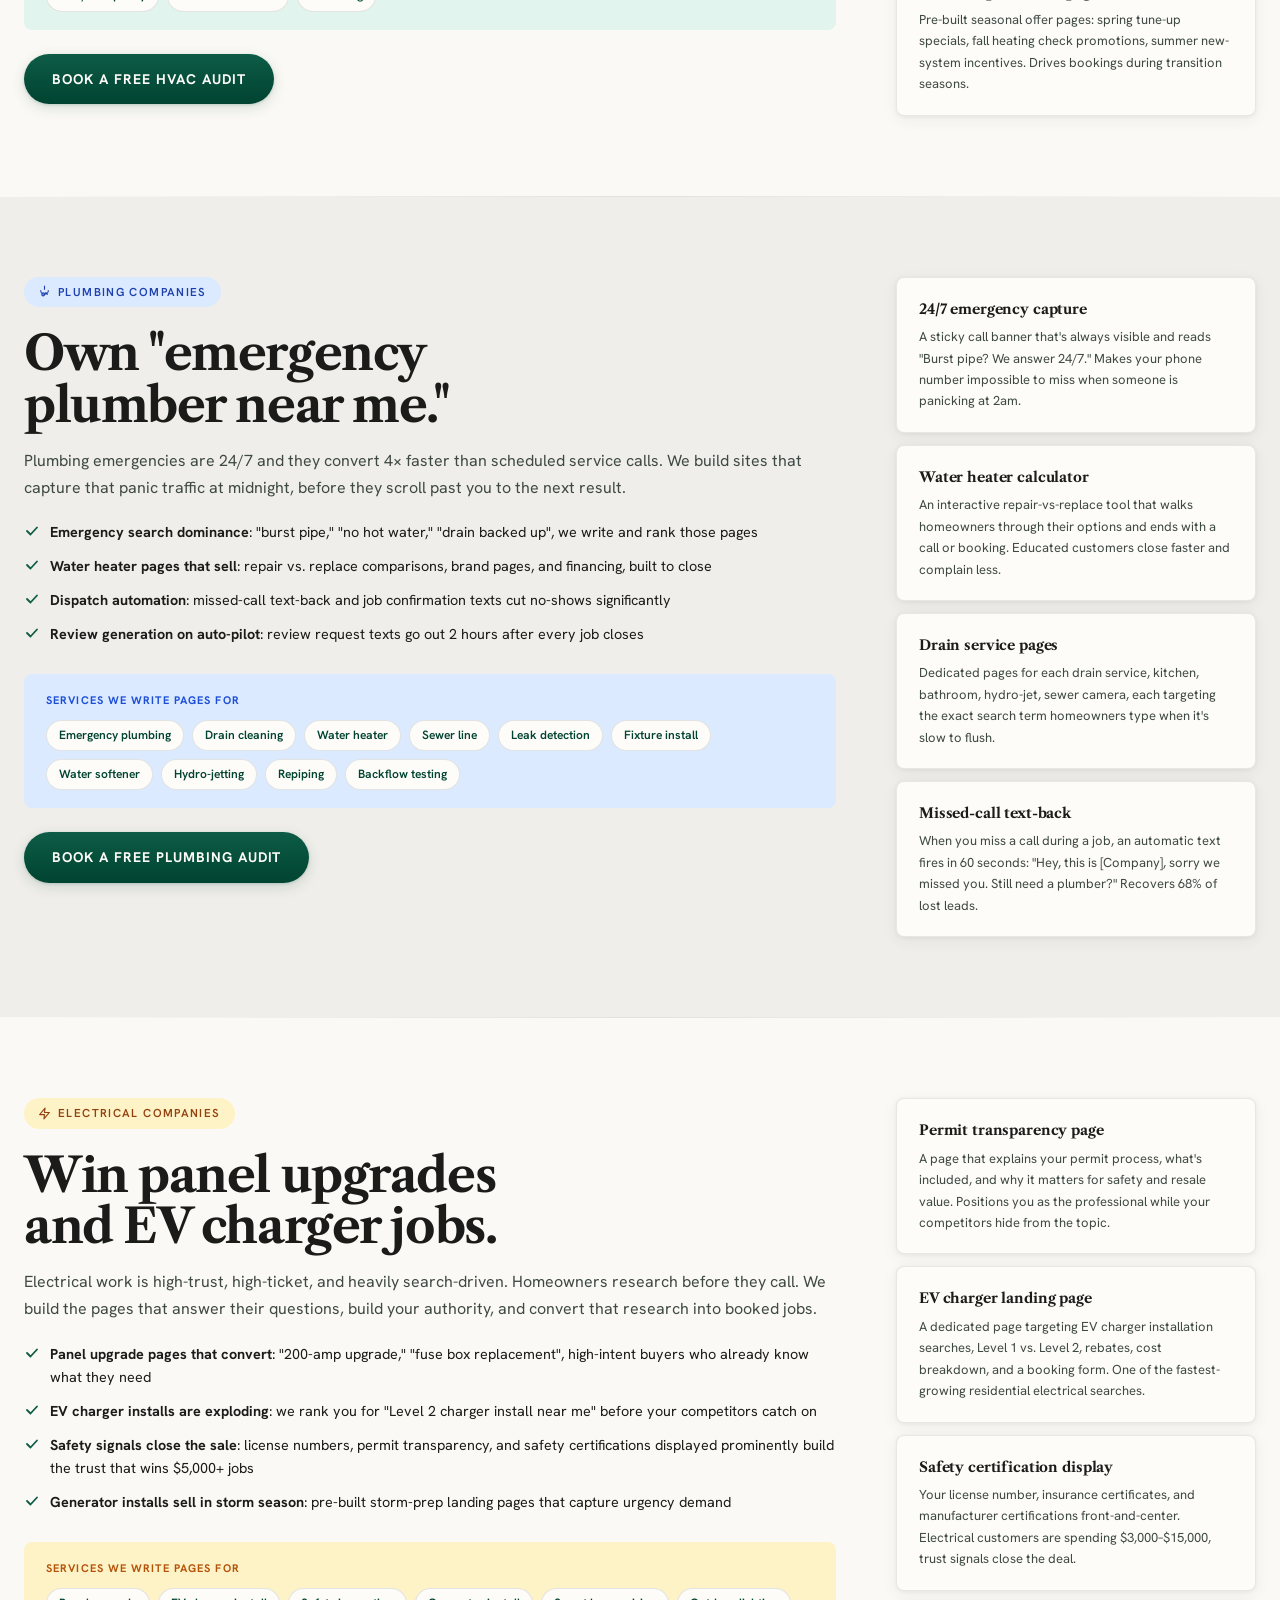
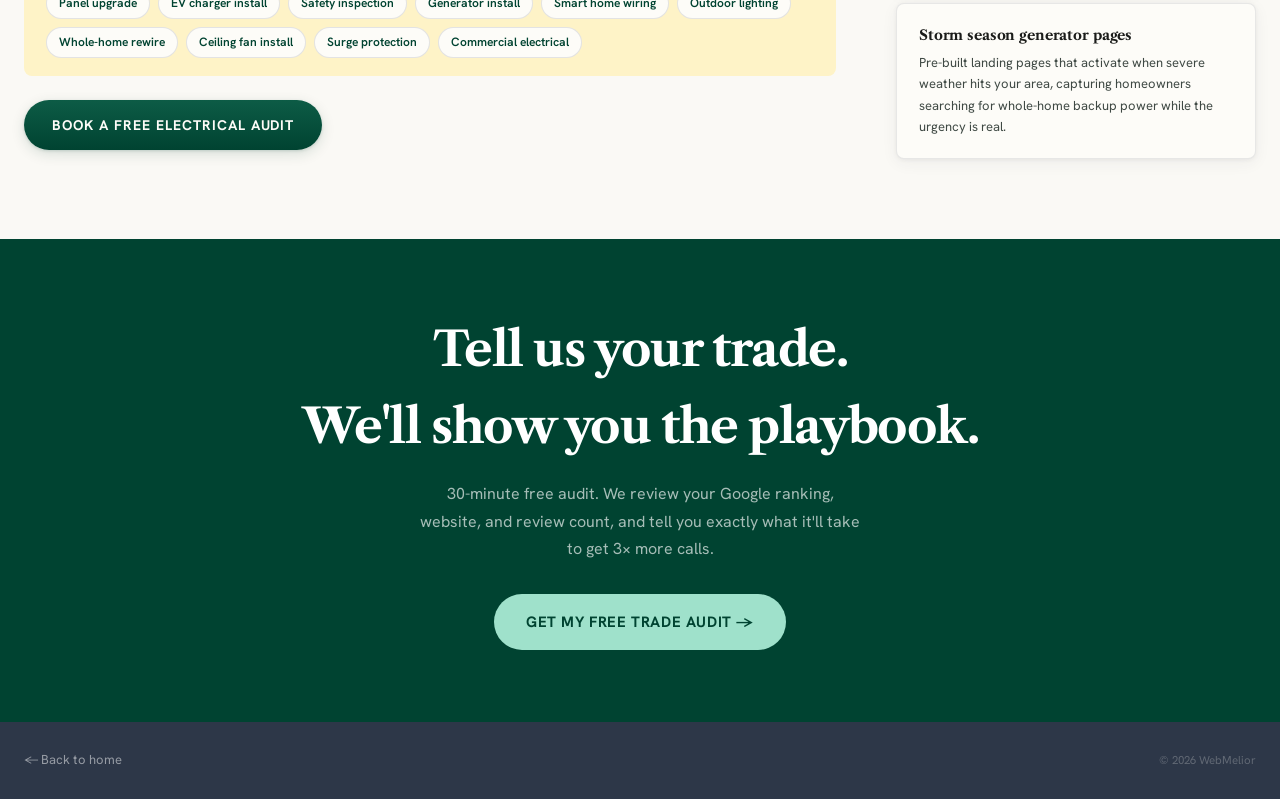
<file: clients/home-services-demo/site/industries/hvac.html>
﻿<!DOCTYPE html>
<html lang="en">
<head>
  <meta charset="UTF-8"/>
  <meta name="viewport" content="width=device-width,initial-scale=1"/>
  <title>Industries We Serve | HVAC, Plumbing &amp; Electrical | WebMelior</title>
  <meta name="description" content="WebMelior builds websites, AI automations, and local SEO exclusively for HVAC, plumbing, and electrical companies. Three trades, one specialist agency."/>
  <link rel="canonical" href="https://webmelior.com/industries"/>
  <link rel="preconnect" href="https://fonts.googleapis.com"/>
  <link rel="preconnect" href="https://fonts.gstatic.com" crossorigin/>
  <link href="https://fonts.googleapis.com/css2?family=Libre+Caslon+Text:ital,wght@0,400;0,700;1,400&family=Hanken+Grotesk:wght@400;500;600;700&display=swap" rel="stylesheet"/>
  <link rel="stylesheet" href="../shared.css"/>
  <style>
    .trade-badge { display:inline-flex;align-items:center;gap:7px;font-size:11.5px;font-weight:600;letter-spacing:0.12em;text-transform:uppercase;padding:6px 14px;border-radius:100px;margin-bottom:20px; }
    .trade-badge-hvac   { background:var(--mint-light);color:var(--primary-mid); }
    .trade-badge-plumb  { background:#dbeafe;color:#1e40af; }
    .trade-badge-elec   { background:#fef3c7;color:#92400e; }
    .trade-section { padding:80px 24px; }
    .trade-section-alt { background:var(--surface-container); }
    .tag-wrap { display:flex;flex-wrap:wrap;gap:8px;margin-top:4px; }
    .tag { background:var(--surface);color:var(--primary);font-size:12px;font-weight:600;padding:5px 12px;border-radius:100px;border:1px solid rgba(45,55,72,0.12); }
    .trade-grid { display:grid;grid-template-columns:1fr 360px;gap:60px;align-items:start;max-width:1280px;margin:0 auto; }
    .feat-list { display:flex;flex-direction:column;gap:12px; }
    .feat-card { background:var(--surface);border-radius:var(--radius-lg);border:1px solid rgba(45,55,72,0.10);box-shadow:var(--shadow-card);padding:20px 22px; }
    .feat-card h4 { font-size:14px;font-weight:700;letter-spacing:-0.01em;margin-bottom:6px;color:var(--text-dark); }
    .feat-card p { font-size:13px;line-height:1.65;color:var(--text-mid); }
    .stat-dark { background:var(--primary);border-radius:16px;padding:24px;color:#fff; }
    .stat-row { display:flex;align-items:center;justify-content:space-between;padding:13px 15px;background:rgba(255,255,255,.07);border-radius:10px; }
    .stat-row span:first-child { font-size:13px;color:rgba(255,255,255,.72); }
    .stat-row span:last-child  { font-family:'Libre Caslon Text',serif;font-size:1.35rem;color:var(--success-mint); }
    .jump-grid { display:grid;grid-template-columns:repeat(3,1fr);gap:20px;max-width:1280px;margin:0 auto;padding:0 24px; }
    .jump-card { background:var(--surface);border-radius:var(--radius-lg);border:1px solid rgba(45,55,72,0.10);box-shadow:var(--shadow-card);padding:28px;text-decoration:none;color:var(--text-dark);display:flex;flex-direction:column;gap:10px;transition:transform 0.22s ease,box-shadow 0.22s ease; }
    .jump-card:hover { transform:translateY(-4px);box-shadow:var(--shadow-lg); }
    .jump-icon { width:48px;height:48px;border-radius:var(--radius-md);display:flex;align-items:center;justify-content:center;flex-shrink:0; }
    @media(max-width:900px){
      .trade-grid{grid-template-columns:1fr;gap:40px;}
      .jump-grid{grid-template-columns:1fr;}
    }
    @media(max-width:768px){
      .trade-section{padding:56px 20px;}
    }
  </style>
</head>
<body class="grain">

  <div class="announce-bar">Serving Central Florida · HVAC, Plumbing &amp; Electrical. <a data-cal-link="webmelior-zhfjhv/book-a-free-call" data-cal-namespace="book-a-free-call" data-cal-config='{"layout":"month_view","useSlotsViewOnSmallScreen":"true"}' href="#">Book a free call →</a></div>

  <nav class="site-nav" aria-label="Main navigation">
    <div class="nav-inner">
      <a href="../index.html" class="nav-logo" aria-label="WebMelior home">
        <svg xmlns="http://www.w3.org/2000/svg" viewBox="0 0 80 98" width="26" height="32" aria-hidden="true"><defs><linearGradient id="wm" x1="0.25" y1="0" x2="0.75" y2="1"><stop offset="0%" stop-color="#1A9A74"/><stop offset="100%" stop-color="#0A4D3C"/></linearGradient></defs><path d="M 40,93 C 22,74 12,59 12,38 A 28,28 0 0 1 68,38 C 68,59 58,74 40,93 Z" fill="url(#wm)"/><polyline points="24,56 40,42 56,56" fill="none" stroke="#fff" stroke-width="5.5" stroke-linecap="round" stroke-linejoin="round"/></svg>
        <span class="nav-logo-text">Web<span>Melior</span></span>
      </a>
      <ul class="nav-links" role="list">
        <li><a href="../services/index.html">Services</a></li>
        <li><a href="hvac.html" aria-current="page">Industries</a></li>
        <li><a href="../pricing.html">Pricing</a></li>
        <li><a href="../about.html">About</a></li>
      </ul>
      <div class="nav-right">
        <a href="tel:+14077156746" class="nav-phone">(407) 715-6746</a>
        <a data-cal-link="webmelior-zhfjhv/book-a-free-call" data-cal-namespace="book-a-free-call" data-cal-config='{"layout":"month_view","useSlotsViewOnSmallScreen":"true"}' href="#" class="btn btn-primary">Book a Free Call</a>
        <button class="hamburger" id="hamburger" aria-label="Open menu" aria-expanded="false"><span></span><span></span><span></span></button>
      </div>
    </div>
    <div class="mobile-menu" id="mobileMenu">
      <a href="../services/index.html">Services</a>
      <a href="hvac.html">Industries</a>
      <a href="../pricing.html">Pricing</a>
      <a href="../about.html">About</a>
      <a data-cal-link="webmelior-zhfjhv/book-a-free-call" data-cal-namespace="book-a-free-call" data-cal-config='{"layout":"month_view","useSlotsViewOnSmallScreen":"true"}' href="#" class="btn btn-primary">Book a Free Call</a>
    </div>
  </nav>

  <!-- ─── HERO ─── -->
  <style>
    .hvac-hero-grid {
      display: grid;
      grid-template-columns: 1fr 360px;
      gap: 60px;
      align-items: center;
    }
    @media (max-width: 768px) {
      .hvac-hero-grid {
        grid-template-columns: 1fr;
        gap: 36px;
      }
    }
  </style>
  <section style="padding:80px 24px 64px;position:relative;overflow:hidden;">
    <div aria-hidden="true" style="position:absolute;inset:0;pointer-events:none;background:radial-gradient(ellipse 70% 60% at 30% 40%,rgba(159,225,203,0.22) 0%,transparent 70%);"></div>
    <div class="container hvac-hero-grid" style="position:relative;">
      <div class="reveal">
        <div class="section-badge"><span class="dot"></span>3 trades · 1 specialist agency</div>
        <h1 style="font-size:clamp(2.4rem,5.5vw,4rem);letter-spacing:-0.03em;line-height:1.06;color:var(--text-dark);margin-bottom:18px;">We only work<br/>with the trades.</h1>
        <p style="font-size:1.05rem;line-height:1.7;color:var(--text-mid);max-width:480px;margin-bottom:32px;">HVAC, plumbing, and electrical, three industries with their own seasonality, customer objections, and search behavior. We've built playbooks for all three. No learning curve, no generic templates.</p>
        <div style="display:flex;flex-wrap:wrap;gap:12px;">
          <a data-cal-link="webmelior-zhfjhv/book-a-free-call" data-cal-namespace="book-a-free-call" data-cal-config='{"layout":"month_view","useSlotsViewOnSmallScreen":"true"}' href="#" class="btn btn-primary btn-lg">Book a free audit</a>
        </div>
      </div>
      <div class="reveal" style="transition-delay:120ms;">
        <div class="stat-dark">
          <div style="font-size:11px;font-weight:600;letter-spacing:.12em;text-transform:uppercase;color:var(--success-mint);margin-bottom:20px;">Average trade client after 90 days</div>
          <div style="display:flex;flex-direction:column;gap:12px;">
            <div class="stat-row"><span>Inbound calls</span><span>3× more</span></div>
            <div class="stat-row"><span>Google reviews</span><span>+47 avg</span></div>
            <div class="stat-row"><span>Missed-call recovery</span><span>68%</span></div>
            <div class="stat-row"><span>Google Maps ranking</span><span>Top 3</span></div>
          </div>
        </div>
      </div>
    </div>
  </section>

  <div class="divider"></div>

  <!-- ─── TRADE JUMP CARDS ─── -->
  <section style="padding:48px 0;">
    <div class="jump-grid reveal">

      <a href="#hvac" class="jump-card">
        <div class="jump-icon" style="background:var(--mint-light);color:var(--primary-mid);">
          <svg width="24" height="24" viewBox="0 0 24 24" fill="none" stroke="currentColor" stroke-width="2" stroke-linecap="round" stroke-linejoin="round"><path d="M14 14.76V3.5a2.5 2.5 0 0 0-5 0v11.26a4.5 4.5 0 1 0 5 0z"/></svg>
        </div>
        <div>
          <div style="font-size:11px;font-weight:700;letter-spacing:0.10em;text-transform:uppercase;color:var(--primary-mid);margin-bottom:4px;">HVAC</div>
          <h3 style="font-size:1.1rem;letter-spacing:-0.02em;margin-bottom:6px;">More jobs, less slow season.</h3>
          <p style="font-size:13px;line-height:1.6;color:var(--text-mid);">Seasonal surge capture, maintenance club pages, financing, and emergency call funnels.</p>
        </div>
        <span style="font-size:12px;font-weight:700;color:var(--primary-mid);letter-spacing:0.06em;text-transform:uppercase;margin-top:4px;">View details →</span>
      </a>

      <a href="#plumbing" class="jump-card">
        <div class="jump-icon" style="background:#dbeafe;color:#1d4ed8;">
          <svg width="24" height="24" viewBox="0 0 24 24" fill="none" stroke="currentColor" stroke-width="2" stroke-linecap="round" stroke-linejoin="round"><path d="M12 2v6"/><path d="M5 10a7 7 0 0 0 14 0"/><path d="M8.5 14.5S7 16 7 17.5a2.5 2.5 0 0 0 5 0c0-1.5-1.5-3-1.5-3"/><path d="M15.5 14.5S17 16 17 17.5a2.5 2.5 0 0 0-5 0c0-1.5 1.5-3 1.5-3"/></svg>
        </div>
        <div>
          <div style="font-size:11px;font-weight:700;letter-spacing:0.10em;text-transform:uppercase;color:#1d4ed8;margin-bottom:4px;">Plumbing</div>
          <h3 style="font-size:1.1rem;letter-spacing:-0.02em;margin-bottom:6px;">Own "emergency plumber near me."</h3>
          <p style="font-size:13px;line-height:1.6;color:var(--text-mid);">24/7 emergency capture, drain service pages, water heater SEO, and dispatch automation.</p>
        </div>
        <span style="font-size:12px;font-weight:700;color:#1d4ed8;letter-spacing:0.06em;text-transform:uppercase;margin-top:4px;">View details →</span>
      </a>

      <a href="#electrical" class="jump-card">
        <div class="jump-icon" style="background:#fef3c7;color:#b45309;">
          <svg width="24" height="24" viewBox="0 0 24 24" fill="none" stroke="currentColor" stroke-width="2" stroke-linecap="round" stroke-linejoin="round"><polygon points="13 2 3 14 12 14 11 22 21 10 12 10 13 2"/></svg>
        </div>
        <div>
          <div style="font-size:11px;font-weight:700;letter-spacing:0.10em;text-transform:uppercase;color:#b45309;margin-bottom:4px;">Electrical</div>
          <h3 style="font-size:1.1rem;letter-spacing:-0.02em;margin-bottom:6px;">Win panel upgrades and EV charger jobs.</h3>
          <p style="font-size:13px;line-height:1.6;color:var(--text-mid);">High-ticket trust pages, permit transparency, EV charger landing pages, and safety signals.</p>
        </div>
        <span style="font-size:12px;font-weight:700;color:#b45309;letter-spacing:0.06em;text-transform:uppercase;margin-top:4px;">View details →</span>
      </a>

    </div>
  </section>

  <div class="divider"></div>

  <!-- ─── HVAC ─── -->
  <section class="trade-section" id="hvac">
    <div class="trade-grid reveal">
      <div>
        <span class="trade-badge trade-badge-hvac">
          <svg width="13" height="13" viewBox="0 0 24 24" fill="none" stroke="currentColor" stroke-width="2" stroke-linecap="round" stroke-linejoin="round"><path d="M14 14.76V3.5a2.5 2.5 0 0 0-5 0v11.26a4.5 4.5 0 1 0 5 0z"/></svg>
          HVAC Companies
        </span>
        <h2 style="font-size:clamp(1.9rem,4vw,3rem);letter-spacing:-0.03em;line-height:1.08;color:var(--text-dark);margin-bottom:16px;">More HVAC jobs.<br/>Less slow season.</h2>
        <p style="font-size:1rem;line-height:1.7;color:var(--text-mid);margin-bottom:20px;">Generalist agencies learn on your dime. We already know your seasonality, your customer objections, and your biggest competitors, because HVAC is all we do.</p>
        <ul class="check-list" style="gap:11px;margin-bottom:28px;">
          <li><svg class="check" width="16" height="16" viewBox="0 0 16 16" fill="none" aria-hidden="true"><path d="M3 8l3.5 3.5 6.5-7" stroke="var(--green-mid)" stroke-width="1.8" stroke-linecap="round" stroke-linejoin="round"/></svg><div><strong>Summer emergency surge</strong>: your site captures "AC broke" calls at 10pm when you're off the clock</div></li>
          <li><svg class="check" width="16" height="16" viewBox="0 0 16 16" fill="none" aria-hidden="true"><path d="M3 8l3.5 3.5 6.5-7" stroke="var(--green-mid)" stroke-width="1.8" stroke-linecap="round" stroke-linejoin="round"/></svg><div><strong>High-ticket jobs close with financing</strong>: the financing page that makes $6,000 heat pumps feel accessible</div></li>
          <li><svg class="check" width="16" height="16" viewBox="0 0 16 16" fill="none" aria-hidden="true"><path d="M3 8l3.5 3.5 6.5-7" stroke="var(--green-mid)" stroke-width="1.8" stroke-linecap="round" stroke-linejoin="round"/></svg><div><strong>Maintenance clubs beat slow season</strong>: membership landing page + email sequence to fill January</div></li>
          <li><svg class="check" width="16" height="16" viewBox="0 0 16 16" fill="none" aria-hidden="true"><path d="M3 8l3.5 3.5 6.5-7" stroke="var(--green-mid)" stroke-width="1.8" stroke-linecap="round" stroke-linejoin="round"/></svg><div><strong>Mini-splits and heat pumps are selling</strong>: service pages that rank for these growing searches</div></li>
        </ul>
        <div style="background:var(--mint-light);border-radius:var(--radius-lg);padding:18px 22px;margin-bottom:24px;">
          <div style="font-size:11px;font-weight:700;letter-spacing:.1em;text-transform:uppercase;color:var(--primary-mid);margin-bottom:10px;">Services we write pages for</div>
          <div class="tag-wrap">
            <span class="tag">AC repair</span><span class="tag">Furnace install</span><span class="tag">Heat pump</span><span class="tag">Mini-split</span><span class="tag">AC tune-up</span><span class="tag">Emergency HVAC</span><span class="tag">Duct cleaning</span><span class="tag">IAQ / Air quality</span><span class="tag">Maintenance club</span><span class="tag">Financing</span>
          </div>
        </div>
        <a data-cal-link="webmelior-zhfjhv/book-a-free-call" data-cal-namespace="book-a-free-call" data-cal-config='{"layout":"month_view","useSlotsViewOnSmallScreen":"true"}' href="#" class="btn btn-primary btn-lg">Book a free HVAC audit</a>
      </div>
      <div class="feat-list">
        <div class="feat-card">
          <h4>Emergency AC/Heat banner</h4>
          <p>A high-visibility banner that changes seasonally, "AC not working? We're available 24/7." Captures the high-urgency, high-value emergency call before they call your competitor.</p>
        </div>
        <div class="feat-card">
          <h4>Online estimate request</h4>
          <p>A simple form where homeowners describe their issue and get a same-day callback estimate. Converts fence-sitters who won't call cold.</p>
        </div>
        <div class="feat-card">
          <h4>Maintenance club landing page</h4>
          <p>A dedicated page for your maintenance plan or membership club, with an email sequence to turn one-time service calls into recurring revenue.</p>
        </div>
        <div class="feat-card">
          <h4>Seasonal promotion pages</h4>
          <p>Pre-built seasonal offer pages: spring tune-up specials, fall heating check promotions, summer new-system incentives. Drives bookings during transition seasons.</p>
        </div>
      </div>
    </div>
  </section>

  <div class="divider"></div>

  <!-- ─── PLUMBING ─── -->
  <section class="trade-section trade-section-alt" id="plumbing">
    <div class="trade-grid reveal">
      <div>
        <span class="trade-badge trade-badge-plumb">
          <svg width="13" height="13" viewBox="0 0 24 24" fill="none" stroke="currentColor" stroke-width="2" stroke-linecap="round" stroke-linejoin="round"><path d="M12 2v6"/><path d="M5 10a7 7 0 0 0 14 0"/><path d="M8.5 14.5S7 16 7 17.5a2.5 2.5 0 0 0 5 0c0-1.5-1.5-3-1.5-3"/><path d="M15.5 14.5S17 16 17 17.5a2.5 2.5 0 0 0-5 0c0-1.5 1.5-3 1.5-3"/></svg>
          Plumbing Companies
        </span>
        <h2 style="font-size:clamp(1.9rem,4vw,3rem);letter-spacing:-0.03em;line-height:1.08;color:var(--text-dark);margin-bottom:16px;">Own "emergency<br/>plumber near me."</h2>
        <p style="font-size:1rem;line-height:1.7;color:var(--text-mid);margin-bottom:20px;">Plumbing emergencies are 24/7 and they convert 4× faster than scheduled service calls. We build sites that capture that panic traffic at midnight, before they scroll past you to the next result.</p>
        <ul class="check-list" style="gap:11px;margin-bottom:28px;">
          <li><svg class="check" width="16" height="16" viewBox="0 0 16 16" fill="none" aria-hidden="true"><path d="M3 8l3.5 3.5 6.5-7" stroke="var(--green-mid)" stroke-width="1.8" stroke-linecap="round" stroke-linejoin="round"/></svg><div><strong>Emergency search dominance</strong>: "burst pipe," "no hot water," "drain backed up", we write and rank those pages</div></li>
          <li><svg class="check" width="16" height="16" viewBox="0 0 16 16" fill="none" aria-hidden="true"><path d="M3 8l3.5 3.5 6.5-7" stroke="var(--green-mid)" stroke-width="1.8" stroke-linecap="round" stroke-linejoin="round"/></svg><div><strong>Water heater pages that sell</strong>: repair vs. replace comparisons, brand pages, and financing, built to close</div></li>
          <li><svg class="check" width="16" height="16" viewBox="0 0 16 16" fill="none" aria-hidden="true"><path d="M3 8l3.5 3.5 6.5-7" stroke="var(--green-mid)" stroke-width="1.8" stroke-linecap="round" stroke-linejoin="round"/></svg><div><strong>Dispatch automation</strong>: missed-call text-back and job confirmation texts cut no-shows significantly</div></li>
          <li><svg class="check" width="16" height="16" viewBox="0 0 16 16" fill="none" aria-hidden="true"><path d="M3 8l3.5 3.5 6.5-7" stroke="var(--green-mid)" stroke-width="1.8" stroke-linecap="round" stroke-linejoin="round"/></svg><div><strong>Review generation on auto-pilot</strong>: review request texts go out 2 hours after every job closes</div></li>
        </ul>
        <div style="background:#dbeafe;border-radius:var(--radius-lg);padding:18px 22px;margin-bottom:24px;">
          <div style="font-size:11px;font-weight:700;letter-spacing:.1em;text-transform:uppercase;color:#1d4ed8;margin-bottom:10px;">Services we write pages for</div>
          <div class="tag-wrap">
            <span class="tag">Emergency plumbing</span><span class="tag">Drain cleaning</span><span class="tag">Water heater</span><span class="tag">Sewer line</span><span class="tag">Leak detection</span><span class="tag">Fixture install</span><span class="tag">Water softener</span><span class="tag">Hydro-jetting</span><span class="tag">Repiping</span><span class="tag">Backflow testing</span>
          </div>
        </div>
        <a data-cal-link="webmelior-zhfjhv/book-a-free-call" data-cal-namespace="book-a-free-call" data-cal-config='{"layout":"month_view","useSlotsViewOnSmallScreen":"true"}' href="#" class="btn btn-primary btn-lg">Book a free plumbing audit</a>
      </div>
      <div class="feat-list">
        <div class="feat-card">
          <h4>24/7 emergency capture</h4>
          <p>A sticky call banner that's always visible and reads "Burst pipe? We answer 24/7." Makes your phone number impossible to miss when someone is panicking at 2am.</p>
        </div>
        <div class="feat-card">
          <h4>Water heater calculator</h4>
          <p>An interactive repair-vs-replace tool that walks homeowners through their options and ends with a call or booking. Educated customers close faster and complain less.</p>
        </div>
        <div class="feat-card">
          <h4>Drain service pages</h4>
          <p>Dedicated pages for each drain service, kitchen, bathroom, hydro-jet, sewer camera, each targeting the exact search term homeowners type when it's slow to flush.</p>
        </div>
        <div class="feat-card">
          <h4>Missed-call text-back</h4>
          <p>When you miss a call during a job, an automatic text fires in 60 seconds: "Hey, this is [Company], sorry we missed you. Still need a plumber?" Recovers 68% of lost leads.</p>
        </div>
      </div>
    </div>
  </section>

  <div class="divider"></div>

  <!-- ─── ELECTRICAL ─── -->
  <section class="trade-section" id="electrical">
    <div class="trade-grid reveal">
      <div>
        <span class="trade-badge trade-badge-elec">
          <svg width="13" height="13" viewBox="0 0 24 24" fill="none" stroke="currentColor" stroke-width="2" stroke-linecap="round" stroke-linejoin="round"><polygon points="13 2 3 14 12 14 11 22 21 10 12 10 13 2"/></svg>
          Electrical Companies
        </span>
        <h2 style="font-size:clamp(1.9rem,4vw,3rem);letter-spacing:-0.03em;line-height:1.08;color:var(--text-dark);margin-bottom:16px;">Win panel upgrades<br/>and EV charger jobs.</h2>
        <p style="font-size:1rem;line-height:1.7;color:var(--text-mid);margin-bottom:20px;">Electrical work is high-trust, high-ticket, and heavily search-driven. Homeowners research before they call. We build the pages that answer their questions, build your authority, and convert that research into booked jobs.</p>
        <ul class="check-list" style="gap:11px;margin-bottom:28px;">
          <li><svg class="check" width="16" height="16" viewBox="0 0 16 16" fill="none" aria-hidden="true"><path d="M3 8l3.5 3.5 6.5-7" stroke="var(--green-mid)" stroke-width="1.8" stroke-linecap="round" stroke-linejoin="round"/></svg><div><strong>Panel upgrade pages that convert</strong>: "200-amp upgrade," "fuse box replacement", high-intent buyers who already know what they need</div></li>
          <li><svg class="check" width="16" height="16" viewBox="0 0 16 16" fill="none" aria-hidden="true"><path d="M3 8l3.5 3.5 6.5-7" stroke="var(--green-mid)" stroke-width="1.8" stroke-linecap="round" stroke-linejoin="round"/></svg><div><strong>EV charger installs are exploding</strong>: we rank you for "Level 2 charger install near me" before your competitors catch on</div></li>
          <li><svg class="check" width="16" height="16" viewBox="0 0 16 16" fill="none" aria-hidden="true"><path d="M3 8l3.5 3.5 6.5-7" stroke="var(--green-mid)" stroke-width="1.8" stroke-linecap="round" stroke-linejoin="round"/></svg><div><strong>Safety signals close the sale</strong>: license numbers, permit transparency, and safety certifications displayed prominently build the trust that wins $5,000+ jobs</div></li>
          <li><svg class="check" width="16" height="16" viewBox="0 0 16 16" fill="none" aria-hidden="true"><path d="M3 8l3.5 3.5 6.5-7" stroke="var(--green-mid)" stroke-width="1.8" stroke-linecap="round" stroke-linejoin="round"/></svg><div><strong>Generator installs sell in storm season</strong>: pre-built storm-prep landing pages that capture urgency demand</div></li>
        </ul>
        <div style="background:#fef3c7;border-radius:var(--radius-lg);padding:18px 22px;margin-bottom:24px;">
          <div style="font-size:11px;font-weight:700;letter-spacing:.1em;text-transform:uppercase;color:#b45309;margin-bottom:10px;">Services we write pages for</div>
          <div class="tag-wrap">
            <span class="tag">Panel upgrade</span><span class="tag">EV charger install</span><span class="tag">Safety inspection</span><span class="tag">Generator install</span><span class="tag">Smart home wiring</span><span class="tag">Outdoor lighting</span><span class="tag">Whole-home rewire</span><span class="tag">Ceiling fan install</span><span class="tag">Surge protection</span><span class="tag">Commercial electrical</span>
          </div>
        </div>
        <a data-cal-link="webmelior-zhfjhv/book-a-free-call" data-cal-namespace="book-a-free-call" data-cal-config='{"layout":"month_view","useSlotsViewOnSmallScreen":"true"}' href="#" class="btn btn-primary btn-lg">Book a free electrical audit</a>
      </div>
      <div class="feat-list">
        <div class="feat-card">
          <h4>Permit transparency page</h4>
          <p>A page that explains your permit process, what's included, and why it matters for safety and resale value. Positions you as the professional while your competitors hide from the topic.</p>
        </div>
        <div class="feat-card">
          <h4>EV charger landing page</h4>
          <p>A dedicated page targeting EV charger installation searches, Level 1 vs. Level 2, rebates, cost breakdown, and a booking form. One of the fastest-growing residential electrical searches.</p>
        </div>
        <div class="feat-card">
          <h4>Safety certification display</h4>
          <p>Your license number, insurance certificates, and manufacturer certifications front-and-center. Electrical customers are spending $3,000–$15,000, trust signals close the deal.</p>
        </div>
        <div class="feat-card">
          <h4>Storm season generator pages</h4>
          <p>Pre-built landing pages that activate when severe weather hits your area, capturing homeowners searching for whole-home backup power while the urgency is real.</p>
        </div>
      </div>
    </div>
  </section>

  <!-- ─── CTA ─── -->
  <section style="background:var(--primary);padding:72px 24px;text-align:center;">
    <div class="container-sm">
      <h2 style="font-size:clamp(2rem,4vw,3rem);color:#fff;letter-spacing:-0.03em;margin-bottom:16px;">Tell us your trade.<br/>We'll show you the playbook.</h2>
      <p style="font-size:1rem;color:rgba(255,255,255,.65);max-width:440px;margin:0 auto 32px;line-height:1.7;">30-minute free audit. We review your Google ranking, website, and review count, and tell you exactly what it'll take to get 3× more calls.</p>
      <a data-cal-link="webmelior-zhfjhv/book-a-free-call" data-cal-namespace="book-a-free-call" data-cal-config='{"layout":"month_view","useSlotsViewOnSmallScreen":"true"}' href="#" class="btn" style="background:var(--success-mint);color:var(--primary);font-size:15px;font-weight:700;padding:16px 32px;border-radius:100px;letter-spacing:0.04em;">Get my free trade audit →</a>
    </div>
  </section>

  <footer class="site-footer">
    <div class="footer-bottom" style="max-width:1280px;margin:0 auto;border-top:none;padding:28px 24px;">
      <a href="../index.html" style="color:rgba(255,255,255,.5);text-decoration:none;font-size:13px;">← Back to home</a>
      <span>&copy; 2026 WebMelior</span>
    </div>
  </footer>

  <div class="mobile-cta-bar">
    <a href="tel:+14077156746" class="btn btn-primary" style="flex:1;justify-content:center;">
      <svg width="14" height="14" viewBox="0 0 14 14" fill="none" aria-hidden="true"><path d="M13 10.5c0 .3-.1.6-.2.9-.2.3-.4.6-.7.8-.5.4-1 .6-1.6.6-.4 0-.9-.1-1.4-.3s-1-.5-1.5-.9c-.5-.4-1-.9-1.5-1.4-.5-.5-.9-1-1.4-1.5-.4-.5-.7-1-.9-1.5-.2-.5-.3-1-.3-1.4 0-.5.2-1 .5-1.5.4-.5.8-.8 1.4-.9.2 0 .4.1.6.2l2 1.2c.2.1.3.3.3.5s-.1.4-.2.6l-.6.7c-.1.1-.1.2-.1.3 0 .1.1.3.2.4.4.6.8 1 1.2 1.4.4.4.9.8 1.5 1.2.1.1.3.1.4.1.1 0 .2 0 .3-.1l.7-.6c.2-.1.4-.2.6-.2s.4.1.5.3l1.2 2c.1.2.2.4.2.6z" stroke="currentColor" stroke-width="1.4"/></svg>
      Tap to call
    </a>
    <a data-cal-link="webmelior-zhfjhv/book-a-free-call" data-cal-namespace="book-a-free-call" data-cal-config='{"layout":"month_view","useSlotsViewOnSmallScreen":"true"}' href="#" class="btn btn-outline" style="flex:1;justify-content:center;">Book a call</a>
  </div>

  <script>
    const ham = document.getElementById('hamburger');
    const menu = document.getElementById('mobileMenu');
    document.body.appendChild(menu); // escape nav stacking context
    ham.addEventListener('click', () => { const o = menu.classList.toggle('open'); ham.setAttribute('aria-expanded', String(o)); document.querySelector('.site-nav').classList.toggle('menu-open', o); });
    const obs = new IntersectionObserver(e => e.forEach(x => { if(x.isIntersecting){x.target.classList.add('revealed');obs.unobserve(x.target);} }), {threshold:.08});
    document.querySelectorAll('.reveal').forEach(el => obs.observe(el));
  </script>
  <script type="text/javascript">
    (function (C, A, L) { let p = function (a, ar) { a.q.push(ar); }; let d = C.document; C.Cal = C.Cal || function () { let cal = C.Cal; let ar = arguments; if (!cal.loaded) { cal.ns = {}; cal.q = cal.q || []; d.head.appendChild(d.createElement("script")).src = A; cal.loaded = true; } if (ar[0] === L) { const api = function () { p(api, arguments); }; const namespace = ar[1]; api.q = api.q || []; if(typeof namespace === "string"){cal.ns[namespace] = cal.ns[namespace] || api;p(cal.ns[namespace], ar);p(cal, ["initNamespace", namespace]);} else p(cal, ar); return;} p(cal, ar); }; })(window, "https://app.cal.com/embed/embed.js", "init");
    Cal("init", "book-a-free-call", {origin:"https://app.cal.com"});
    Cal.config = Cal.config || {};
    Cal.config.forwardQueryParams = true;
    Cal.ns["book-a-free-call"]("ui", {"hideEventTypeDetails":false,"layout":"month_view","styles":{"branding":{"brandColor":"#0F6E56"}}});
  </script>
  <script>
    (function(){var n=document.querySelector(".site-nav"),l=0;window.addEventListener("scroll",function(){var y=window.scrollY;if(y>l&&y>64)n.classList.add("nav-hidden");else n.classList.remove("nav-hidden");l=y;},{passive:true});})();
  </script>
</body>
</html>
</file>
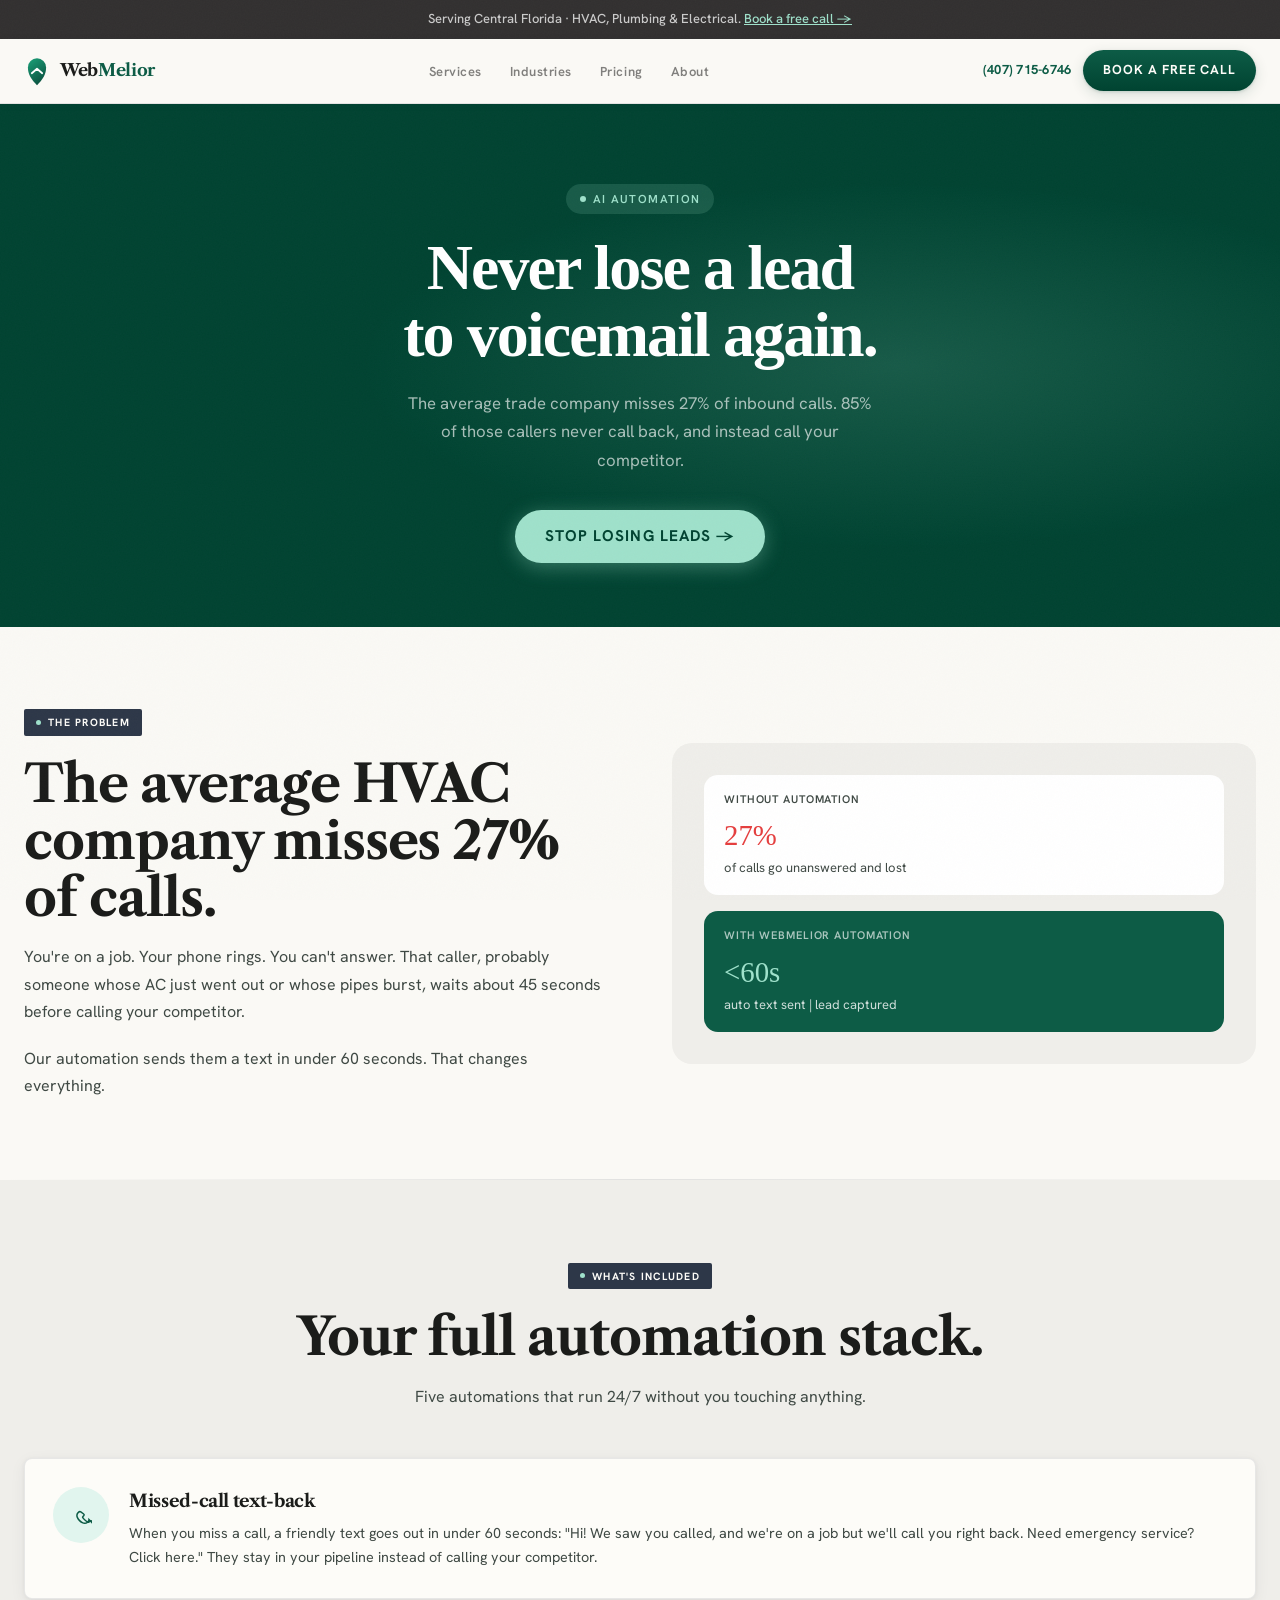
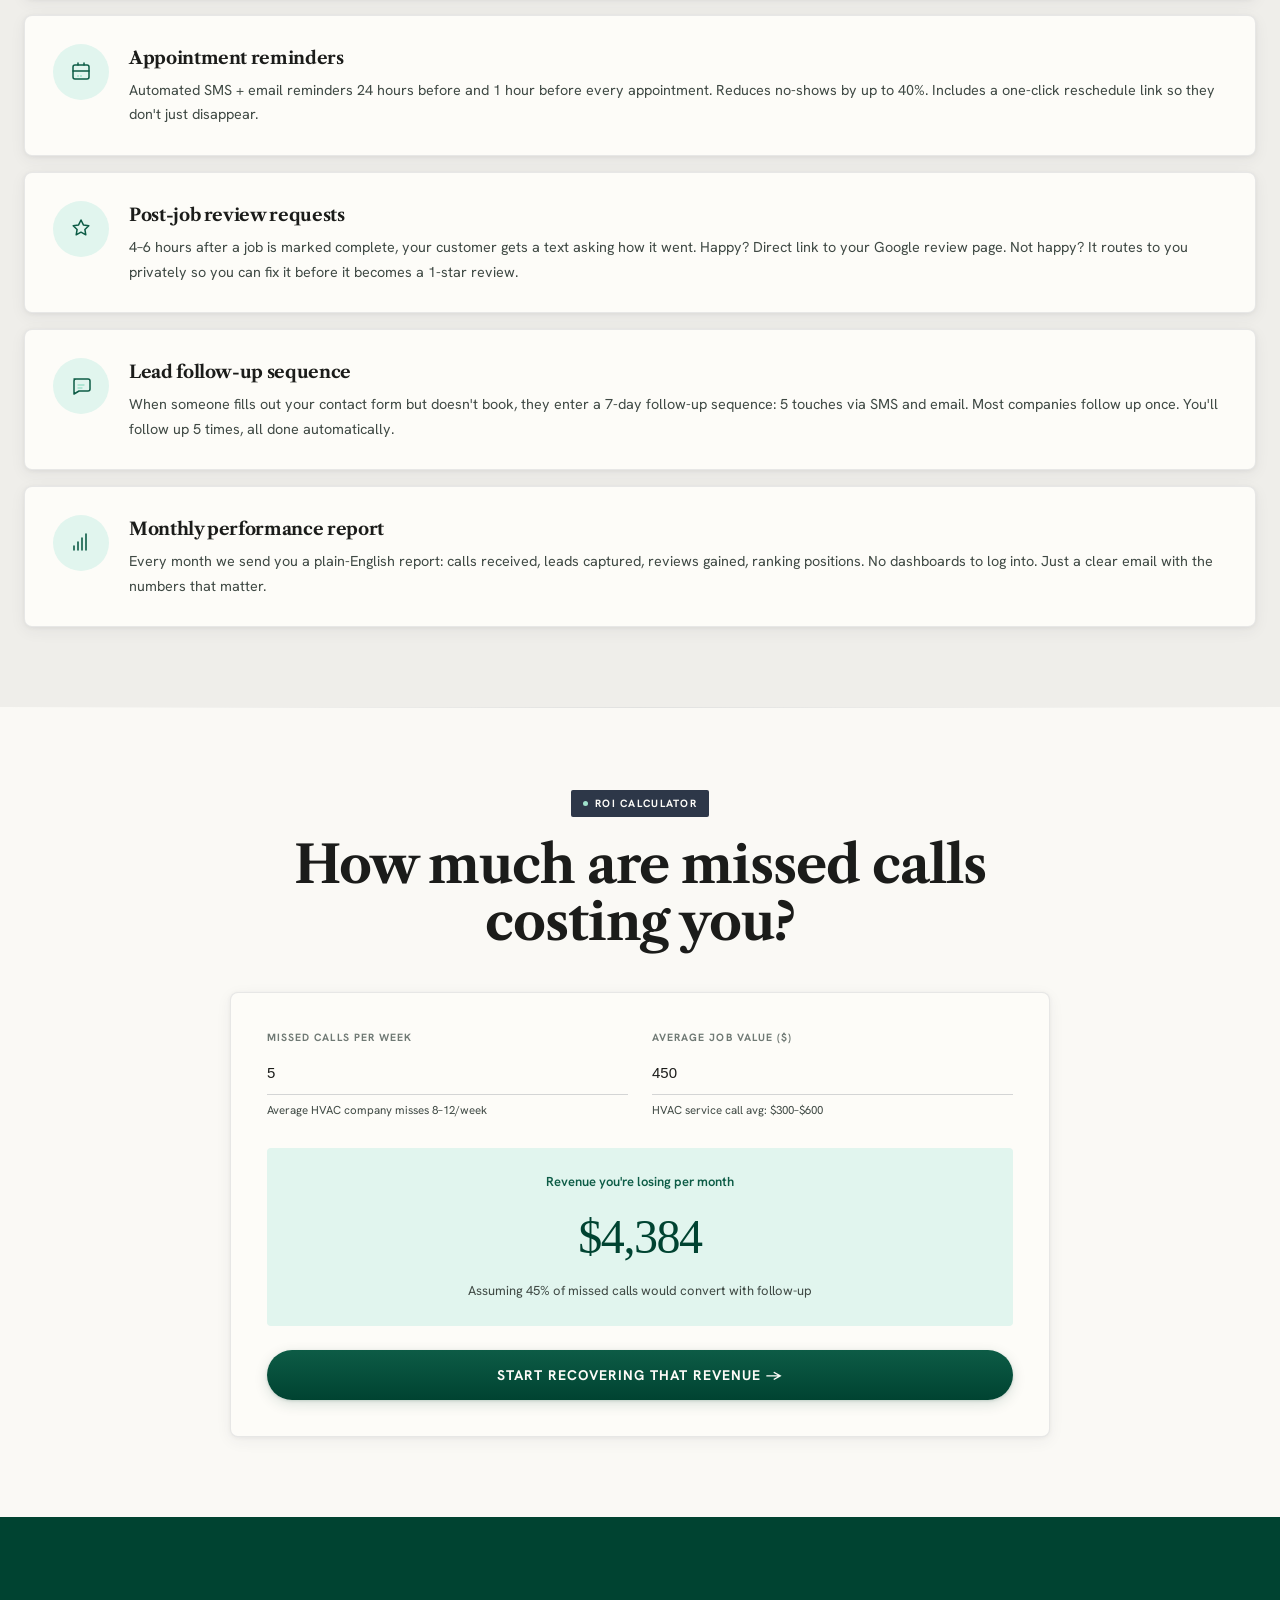
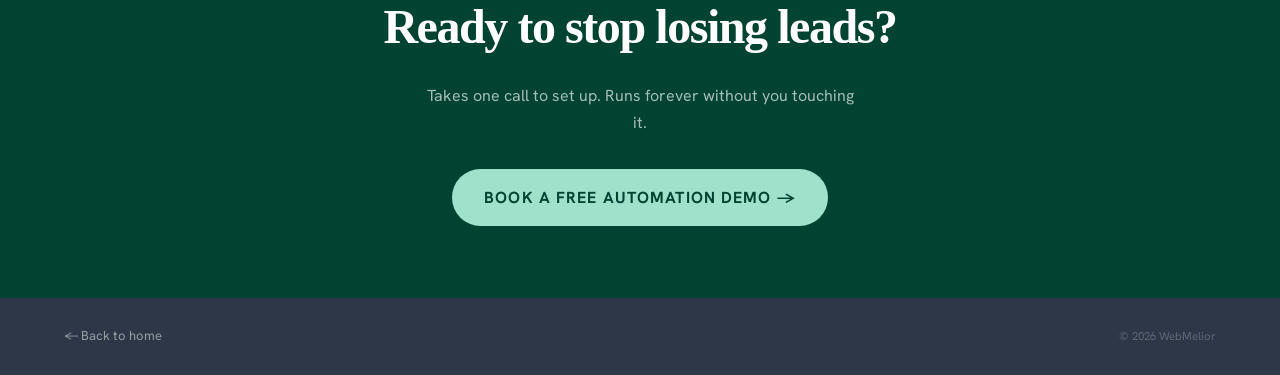
<file: clients/home-services-demo/site/services/automation.html>
﻿<!DOCTYPE html>
<html lang="en">
<head>
  <meta charset="UTF-8"/>
  <meta name="viewport" content="width=device-width,initial-scale=1"/>
  <title>AI Automation for Trade Businesses | WebMelior</title>
  <meta name="description" content="Never lose a lead to voicemail again. Missed-call text-back, review automation, appointment reminders for HVAC, plumbing & electrical businesses."/>
  <link rel="canonical" href="https://webmelior.com/services/automation"/>
  <link rel="preconnect" href="https://fonts.googleapis.com"/>
  <link rel="preconnect" href="https://fonts.gstatic.com" crossorigin/>
  <link href="https://fonts.googleapis.com/css2?family=Libre+Caslon+Text:ital,wght@0,400;0,700;1,400&family=Hanken+Grotesk:wght@400;500;600;700&display=swap" rel="stylesheet"/>
  <link rel="stylesheet" href="../shared.css"/>
  <script type="application/ld+json">
  {"@context":"https://schema.org","@type":"Service","name":"AI Automation for Trade Businesses","provider":{"@type":"LocalBusiness","name":"WebMelior"},"description":"Missed-call text-back, review requests, appointment reminders for HVAC, plumbing, and electrical companies"}
  </script>
</head>
<body class="grain">

  <div style="background:rgba(44,42,42,0.97);color:rgba(255,255,255,0.75);text-align:center;font-size:13px;font-weight:500;padding:9px 16px;">
    Serving Central Florida · HVAC, Plumbing &amp; Electrical. <a data-cal-link="webmelior-zhfjhv/book-a-free-call" data-cal-namespace="book-a-free-call" data-cal-config='{"layout":"month_view","useSlotsViewOnSmallScreen":"true"}' href="#" style="color:var(--accent);text-decoration:underline;">Book a free call →</a>
  </div>
  <nav class="site-nav" aria-label="Main navigation">
    <div class="nav-inner">
      <a href="../index.html" class="nav-logo" aria-label="WebMelior home">
        <svg xmlns="http://www.w3.org/2000/svg" viewBox="0 0 80 98" width="26" height="32" aria-hidden="true"><defs><linearGradient id="wm" x1="0.25" y1="0" x2="0.75" y2="1"><stop offset="0%" stop-color="#1A9A74"/><stop offset="100%" stop-color="#0A4D3C"/></linearGradient></defs><path d="M 40,93 C 22,74 12,59 12,38 A 28,28 0 0 1 68,38 C 68,59 58,74 40,93 Z" fill="url(#wm)"/><polyline points="24,56 40,42 56,56" fill="none" stroke="#fff" stroke-width="5.5" stroke-linecap="round" stroke-linejoin="round"/></svg>
        <span class="nav-logo-text">Web<span>Melior</span></span>
      </a>
      <ul class="nav-links" role="list">
        <li><a href="index.html">Services</a></li>
        <li><a href="../industries/hvac.html">Industries</a></li>
        <li><a href="../pricing.html">Pricing</a></li>
        <li><a href="../about.html">About</a></li>
      </ul>
      <div class="nav-right">
        <a href="tel:+14077156746" class="nav-phone">(407) 715-6746</a>
        <a data-cal-link="webmelior-zhfjhv/book-a-free-call" data-cal-namespace="book-a-free-call" data-cal-config='{"layout":"month_view","useSlotsViewOnSmallScreen":"true"}' href="#" class="btn btn-primary">Book a Free Call</a>
        <button class="hamburger" id="hamburger" aria-label="Open menu" aria-expanded="false"><span></span><span></span><span></span></button>
      </div>
    </div>
    <div class="mobile-menu" id="mobileMenu">
      <a href="index.html">Services</a><a href="../industries/hvac.html">Industries</a><a href="../pricing.html">Pricing</a><a href="../about.html">About</a>
      <a data-cal-link="webmelior-zhfjhv/book-a-free-call" data-cal-namespace="book-a-free-call" data-cal-config='{"layout":"month_view","useSlotsViewOnSmallScreen":"true"}' href="#" class="btn btn-primary">Book a Free Call</a>
    </div>
  </nav>

  <!-- HERO -->
  <section style="padding:80px 24px 64px;position:relative;overflow:hidden;background:var(--green-dark);">
    <div aria-hidden="true" style="position:absolute;inset:0;pointer-events:none;background:radial-gradient(ellipse 60% 50% at 70% 50%,rgba(159,225,203,0.15) 0%,transparent 70%);"></div>
    <div class="container-sm text-center reveal" style="position:relative;">
      <div style="display:inline-flex;align-items:center;gap:7px;background:rgba(159,225,203,0.15);color:var(--accent);font-size:11.5px;font-weight:600;letter-spacing:0.12em;text-transform:uppercase;padding:6px 14px;border-radius:100px;margin-bottom:20px;"><span style="width:6px;height:6px;border-radius:50%;background:var(--accent);"></span>AI Automation</div>
      <h1 style="font-family:'DM Serif Display',serif;font-size:clamp(2.4rem,6vw,4rem);letter-spacing:-0.03em;line-height:1.05;color:#fff;margin-bottom:20px;">Never lose a lead<br/>to voicemail again.</h1>
      <p style="font-size:1.05rem;line-height:1.7;color:rgba(255,255,255,0.65);max-width:480px;margin:0 auto 36px;">The average trade company misses 27% of inbound calls. 85% of those callers never call back, and instead call your competitor.</p>
      <a data-cal-link="webmelior-zhfjhv/book-a-free-call" data-cal-namespace="book-a-free-call" data-cal-config='{"layout":"month_view","useSlotsViewOnSmallScreen":"true"}' href="#" class="btn" style="background:var(--accent);color:var(--green-dark);font-size:15.5px;font-weight:700;padding:14px 30px;border-radius:100px;box-shadow:0 4px 20px rgba(159,225,203,0.35);">Stop losing leads →</a>
    </div>
  </section>

  <!-- THE PROBLEM -->
  <section class="section">
    <div class="container">
      <div class="grid-2 reveal" style="align-items:center;gap:64px;">
        <div>
          <div class="section-badge"><span class="dot"></span>The problem</div>
          <h2 class="section-title">The average HVAC company misses 27% of calls.</h2>
          <p style="font-size:1rem;line-height:1.7;color:var(--text-mid);margin-bottom:20px;">You're on a job. Your phone rings. You can't answer. That caller, probably someone whose AC just went out or whose pipes burst, waits about 45 seconds before calling your competitor.</p>
          <p style="font-size:1rem;line-height:1.7;color:var(--text-mid);">Our automation sends them a text in under 60 seconds. That changes everything.</p>
        </div>
        <div style="background:var(--cream-dark);border-radius:20px;padding:32px;">
          <div style="display:flex;flex-direction:column;gap:16px;">
            <div style="background:#fff;border-radius:14px;padding:16px 20px;">
              <div style="font-size:11px;font-weight:600;color:var(--text-mid);text-transform:uppercase;letter-spacing:.08em;margin-bottom:4px;">Without automation</div>
              <div style="font-size:1.8rem;font-family:'DM Serif Display',serif;color:#e53e3e;">27%</div>
              <div style="font-size:13px;color:var(--text-mid);">of calls go unanswered and lost</div>
            </div>
            <div style="background:var(--green-mid);border-radius:14px;padding:16px 20px;">
              <div style="font-size:11px;font-weight:600;color:rgba(255,255,255,.65);text-transform:uppercase;letter-spacing:.08em;margin-bottom:4px;">With WebMelior automation</div>
              <div style="font-size:1.8rem;font-family:'DM Serif Display',serif;color:var(--accent);">&lt;60s</div>
              <div style="font-size:13px;color:rgba(255,255,255,.8);">auto text sent | lead captured</div>
            </div>
          </div>
        </div>
      </div>
    </div>
  </section>

  <div class="divider"></div>

  <!-- AUTOMATION STACK -->
  <section class="section" style="background:var(--cream-dark);">
    <div class="container">
      <div class="text-center reveal" style="margin-bottom:48px;">
        <div class="section-badge" style="justify-content:center;"><span class="dot"></span>What's included</div>
        <h2 class="section-title">Your full automation stack.</h2>
        <p class="section-sub" style="margin:0 auto;">Five automations that run 24/7 without you touching anything.</p>
      </div>

      <div style="display:flex;flex-direction:column;gap:16px;" class="reveal">
        <div class="card" style="display:grid;grid-template-columns:56px 1fr;gap:20px;align-items:start;">
          <div style="width:56px;height:56px;border-radius:50%;background:var(--accent-light);display:flex;align-items:center;justify-content:center;flex-shrink:0;">
            <svg width="22" height="22" viewBox="0 0 22 22" fill="none" aria-hidden="true"><path d="M19 15.5c0 .5-.1 1-.4 1.5-.3.5-.7 1-1.2 1.3-.8.6-1.7 1-2.6 1-.8 0-1.6-.2-2.5-.7-.9-.5-1.8-1.1-2.7-2-.9-.9-1.6-1.8-2-2.7-.5-.9-.7-1.7-.7-2.5 0-.9.3-1.7.9-2.4.6-.7 1.3-1.2 2.1-1.4.3 0 .6.1.9.3l2.9 2.1c.3.2.4.5.4.8s-.1.6-.4.9l-1 1.1c-.1.1-.1.3-.1.5s.2.4.4.6c.7 1 1.4 1.7 2.2 2.4.8.7 1.7 1.3 2.6 1.8.2.1.4.2.6.2s.3-.1.5-.2l1-1c.3-.3.6-.4.9-.4.3 0 .6.1.9.4l2.1 2.9c.2.3.3.5.3.8z" stroke="var(--green-mid)" stroke-width="1.5"/></svg>
          </div>
          <div>
            <h3 style="font-size:1.1rem;margin-bottom:6px;">Missed-call text-back</h3>
            <p style="font-size:0.9rem;line-height:1.7;color:var(--text-mid);">When you miss a call, a friendly text goes out in under 60 seconds: "Hi! We saw you called, and we're on a job but we'll call you right back. Need emergency service? Click here." They stay in your pipeline instead of calling your competitor.</p>
          </div>
        </div>

        <div class="card" style="display:grid;grid-template-columns:56px 1fr;gap:20px;align-items:start;">
          <div style="width:56px;height:56px;border-radius:50%;background:var(--accent-light);display:flex;align-items:center;justify-content:center;flex-shrink:0;">
            <svg width="22" height="22" viewBox="0 0 22 22" fill="none" aria-hidden="true"><rect x="3" y="4" width="16" height="14" rx="2" stroke="var(--green-mid)" stroke-width="1.5"/><path d="M8 4V2M14 4V2M3 10h16" stroke="var(--green-mid)" stroke-width="1.5" stroke-linecap="round"/><circle cx="8" cy="15" r="1" fill="var(--accent)"/><circle cx="11" cy="15" r="1" fill="var(--accent)"/></svg>
          </div>
          <div>
            <h3 style="font-size:1.1rem;margin-bottom:6px;">Appointment reminders</h3>
            <p style="font-size:0.9rem;line-height:1.7;color:var(--text-mid);">Automated SMS + email reminders 24 hours before and 1 hour before every appointment. Reduces no-shows by up to 40%. Includes a one-click reschedule link so they don't just disappear.</p>
          </div>
        </div>

        <div class="card" style="display:grid;grid-template-columns:56px 1fr;gap:20px;align-items:start;">
          <div style="width:56px;height:56px;border-radius:50%;background:var(--accent-light);display:flex;align-items:center;justify-content:center;flex-shrink:0;">
            <svg width="22" height="22" viewBox="0 0 22 22" fill="none" aria-hidden="true"><path d="M11 2l2.4 4.9 5.4.8-3.9 3.8.9 5.3L11 14.2l-4.8 2.6.9-5.3L3.2 7.7l5.4-.8L11 2z" stroke="var(--green-mid)" stroke-width="1.5" stroke-linejoin="round"/></svg>
          </div>
          <div>
            <h3 style="font-size:1.1rem;margin-bottom:6px;">Post-job review requests</h3>
            <p style="font-size:0.9rem;line-height:1.7;color:var(--text-mid);">4–6 hours after a job is marked complete, your customer gets a text asking how it went. Happy? Direct link to your Google review page. Not happy? It routes to you privately so you can fix it before it becomes a 1-star review.</p>
          </div>
        </div>

        <div class="card" style="display:grid;grid-template-columns:56px 1fr;gap:20px;align-items:start;">
          <div style="width:56px;height:56px;border-radius:50%;background:var(--accent-light);display:flex;align-items:center;justify-content:center;flex-shrink:0;">
            <svg width="22" height="22" viewBox="0 0 22 22" fill="none" aria-hidden="true"><path d="M4 4h14a2 2 0 012 2v8a2 2 0 01-2 2H9l-5 3V6a2 2 0 012-2z" stroke="var(--green-mid)" stroke-width="1.5" stroke-linejoin="round"/><path d="M8 10h6M8 13h4" stroke="var(--accent)" stroke-width="1.3" stroke-linecap="round"/></svg>
          </div>
          <div>
            <h3 style="font-size:1.1rem;margin-bottom:6px;">Lead follow-up sequence</h3>
            <p style="font-size:0.9rem;line-height:1.7;color:var(--text-mid);">When someone fills out your contact form but doesn't book, they enter a 7-day follow-up sequence: 5 touches via SMS and email. Most companies follow up once. You'll follow up 5 times, all done automatically.</p>
          </div>
        </div>

        <div class="card" style="display:grid;grid-template-columns:56px 1fr;gap:20px;align-items:start;">
          <div style="width:56px;height:56px;border-radius:50%;background:var(--accent-light);display:flex;align-items:center;justify-content:center;flex-shrink:0;">
            <svg width="22" height="22" viewBox="0 0 22 22" fill="none" aria-hidden="true"><path d="M4 18L4 14M8 18V10M12 18V6M16 18V2" stroke="var(--green-mid)" stroke-width="1.6" stroke-linecap="round"/></svg>
          </div>
          <div>
            <h3 style="font-size:1.1rem;margin-bottom:6px;">Monthly performance report</h3>
            <p style="font-size:0.9rem;line-height:1.7;color:var(--text-mid);">Every month we send you a plain-English report: calls received, leads captured, reviews gained, ranking positions. No dashboards to log into. Just a clear email with the numbers that matter.</p>
          </div>
        </div>
      </div>
    </div>
  </section>

  <div class="divider"></div>

  <!-- ROI CALCULATOR -->
  <section class="section">
    <div class="container-sm">
      <div class="text-center reveal" style="margin-bottom:40px;">
        <div class="section-badge" style="justify-content:center;"><span class="dot"></span>ROI Calculator</div>
        <h2 class="section-title">How much are missed calls costing you?</h2>
      </div>

      <div class="card reveal" style="padding:36px;">
        <div style="display:grid;grid-template-columns:1fr 1fr;gap:24px;margin-bottom:28px;">
          <div class="form-group">
            <label for="missedCalls">Missed calls per week</label>
            <input type="number" id="missedCalls" value="5" min="1" max="100" aria-describedby="missedCallsHelp"/>
            <small id="missedCallsHelp" style="font-size:11.5px;color:var(--text-mid);">Average HVAC company misses 8–12/week</small>
          </div>
          <div class="form-group">
            <label for="jobValue">Average job value ($)</label>
            <input type="number" id="jobValue" value="450" min="100" max="10000" aria-describedby="jobValueHelp"/>
            <small id="jobValueHelp" style="font-size:11.5px;color:var(--text-mid);">HVAC service call avg: $300–$600</small>
          </div>
        </div>

        <div style="background:var(--accent-light);border-radius:var(--radius);padding:24px;text-align:center;">
          <div style="font-size:13px;color:var(--green-mid);font-weight:600;margin-bottom:6px;">Revenue you're losing per month</div>
          <div id="roiResult" style="font-family:'DM Serif Display',serif;font-size:3rem;letter-spacing:-0.03em;color:var(--green-dark);">$8,775</div>
          <div style="font-size:13px;color:var(--text-mid);margin-top:6px;">Assuming 45% of missed calls would convert with follow-up</div>
        </div>

        <div style="margin-top:24px;text-align:center;">
          <a data-cal-link="webmelior-zhfjhv/book-a-free-call" data-cal-namespace="book-a-free-call" data-cal-config='{"layout":"month_view","useSlotsViewOnSmallScreen":"true"}' href="#" class="btn btn-primary btn-lg" style="width:100%;justify-content:center;">Start recovering that revenue →</a>
        </div>
      </div>
    </div>
  </section>

  <!-- CTA -->
  <section style="background:var(--green-dark);padding:72px 24px;text-align:center;">
    <div class="container-sm">
      <h2 style="font-family:'DM Serif Display',serif;font-size:clamp(2rem,4vw,3rem);color:#fff;letter-spacing:-0.03em;margin-bottom:16px;">Ready to stop losing leads?</h2>
      <p style="font-size:1rem;color:rgba(255,255,255,.65);max-width:440px;margin:0 auto 32px;line-height:1.7;">Takes one call to set up. Runs forever without you touching it.</p>
      <a data-cal-link="webmelior-zhfjhv/book-a-free-call" data-cal-namespace="book-a-free-call" data-cal-config='{"layout":"month_view","useSlotsViewOnSmallScreen":"true"}' href="#" class="btn" style="background:var(--accent);color:var(--green-dark);font-size:16px;font-weight:700;padding:16px 32px;border-radius:100px;">Book a free automation demo →</a>
    </div>
  </section>

  <footer class="site-footer"><div class="footer-bottom" style="max-width:1200px;margin:0 auto;border-top:none;padding:28px 24px;"><a href="../index.html" style="color:rgba(255,255,255,.5);text-decoration:none;font-size:13px;">← Back to home</a><span>&copy; 2026 WebMelior</span></div></footer>
  <div class="mobile-cta-bar"><a href="tel:+14077156746" class="btn btn-primary" style="flex:1;justify-content:center;">Tap to call</a><a data-cal-link="webmelior-zhfjhv/book-a-free-call" data-cal-namespace="book-a-free-call" data-cal-config='{"layout":"month_view","useSlotsViewOnSmallScreen":"true"}' href="#" class="btn btn-outline" style="flex:1;justify-content:center;">Book a call</a></div>

  <script>
    const ham = document.getElementById('hamburger');
    const menu = document.getElementById('mobileMenu');
    document.body.appendChild(menu); // escape nav stacking context
    ham.addEventListener('click', () => { const o = menu.classList.toggle('open'); ham.setAttribute('aria-expanded', String(o)); document.querySelector('.site-nav').classList.toggle('menu-open', o); });
    const obs = new IntersectionObserver(e => e.forEach(x => { if(x.isIntersecting){x.target.classList.add('revealed');obs.unobserve(x.target);} }), {threshold:.08});
    document.querySelectorAll('.reveal').forEach(el => obs.observe(el));

    // ROI calculator
    function calcROI() {
      const missed = parseInt(document.getElementById('missedCalls').value) || 0;
      const value = parseInt(document.getElementById('jobValue').value) || 0;
      const monthly = missed * 4.33 * value * 0.45;
      document.getElementById('roiResult').textContent = '$' + Math.round(monthly).toLocaleString();
    }
    document.getElementById('missedCalls').addEventListener('input', calcROI);
    document.getElementById('jobValue').addEventListener('input', calcROI);
    calcROI();
  </script>
<script type="text/javascript">
  (function (C, A, L) { let p = function (a, ar) { a.q.push(ar); }; let d = C.document; C.Cal = C.Cal || function () { let cal = C.Cal; let ar = arguments; if (!cal.loaded) { cal.ns = {}; cal.q = cal.q || []; d.head.appendChild(d.createElement("script")).src = A; cal.loaded = true; } if (ar[0] === L) { const api = function () { p(api, arguments); }; const namespace = ar[1]; api.q = api.q || []; if(typeof namespace === "string"){cal.ns[namespace] = cal.ns[namespace] || api;p(cal.ns[namespace], ar);p(cal, ["initNamespace", namespace]);} else p(cal, ar); return;} p(cal, ar); }; })(window, "https://app.cal.com/embed/embed.js", "init");
  Cal("init", "book-a-free-call", {origin:"https://app.cal.com"});
  Cal.config = Cal.config || {};
  Cal.config.forwardQueryParams = true;
  Cal.ns["book-a-free-call"]("ui", {"hideEventTypeDetails":false,"layout":"month_view","styles":{"branding":{"brandColor":"#0F6E56"}}});
</script>
<script>
(function(){var n=document.querySelector(".site-nav"),l=0;window.addEventListener("scroll",function(){var y=window.scrollY;if(y>l&&y>64)n.classList.add("nav-hidden");else n.classList.remove("nav-hidden");l=y;},{passive:true});})();
</script>
</body>
</html>
</file>
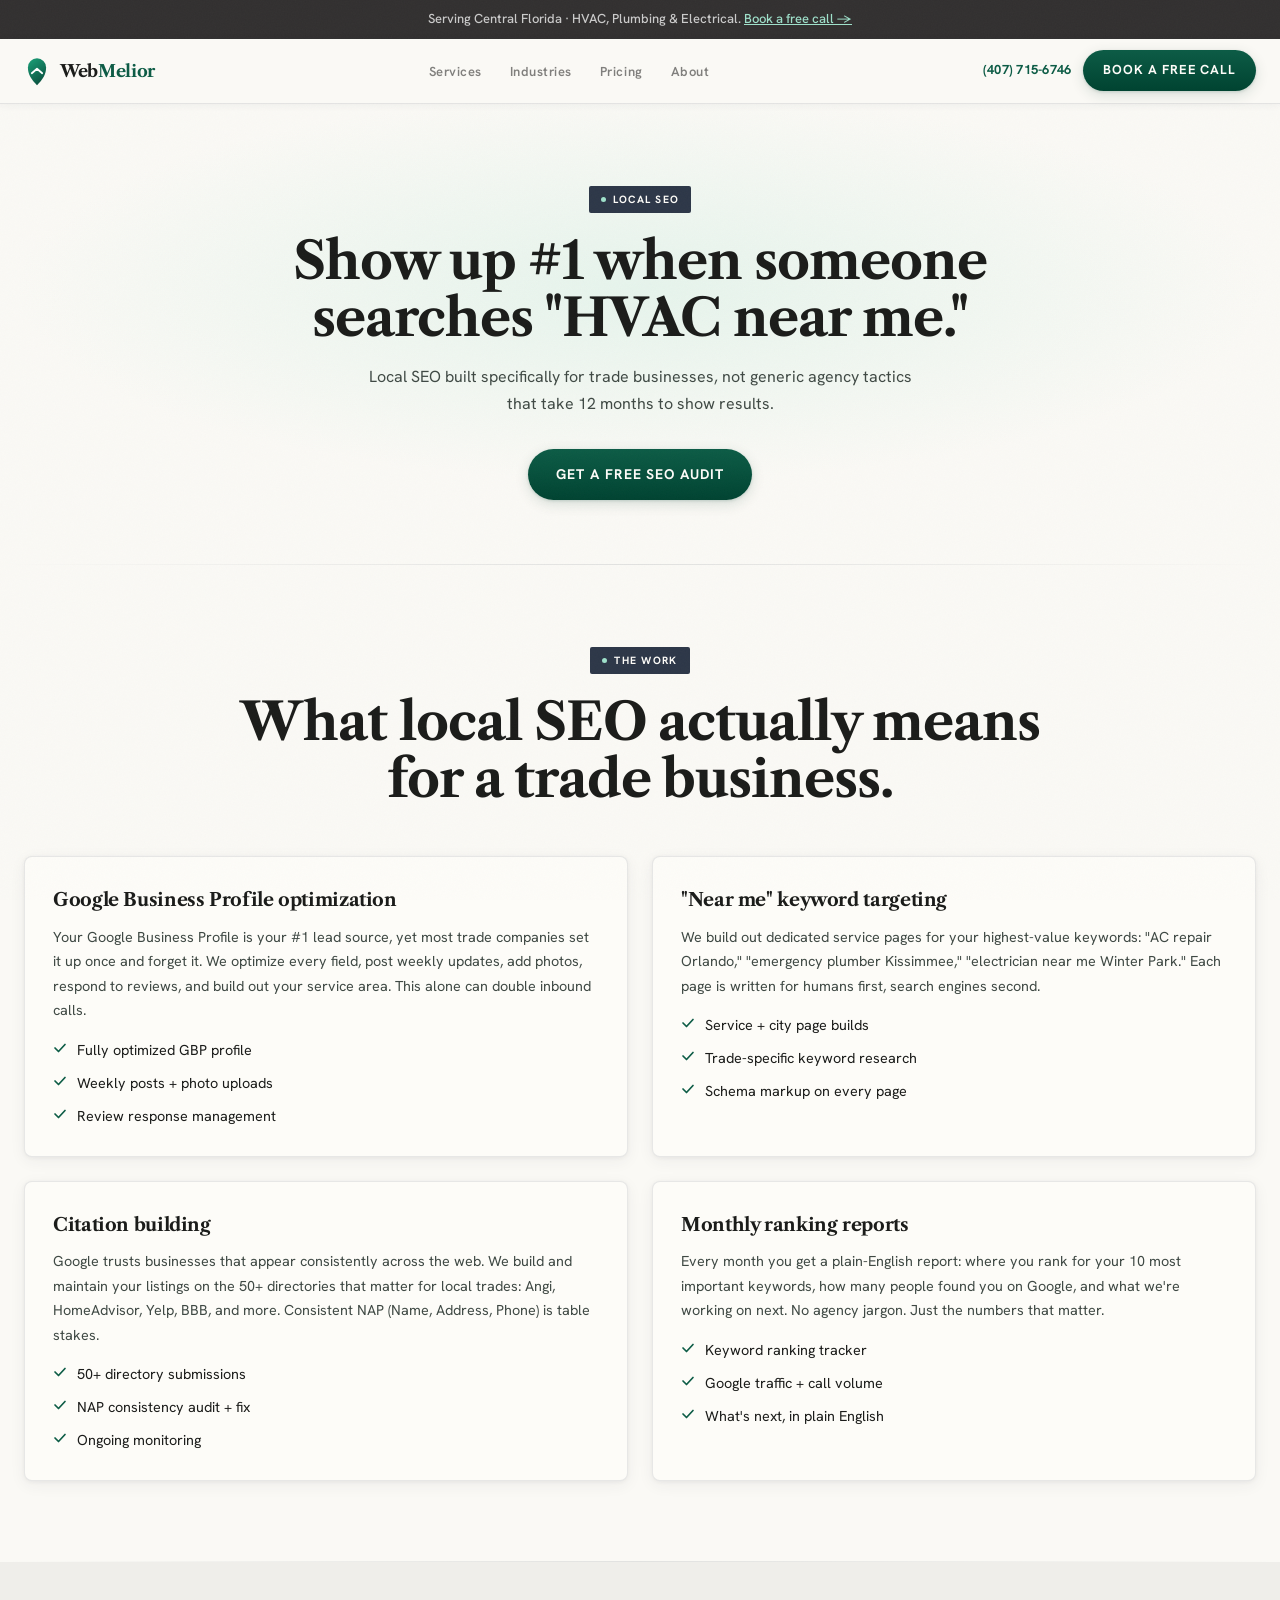
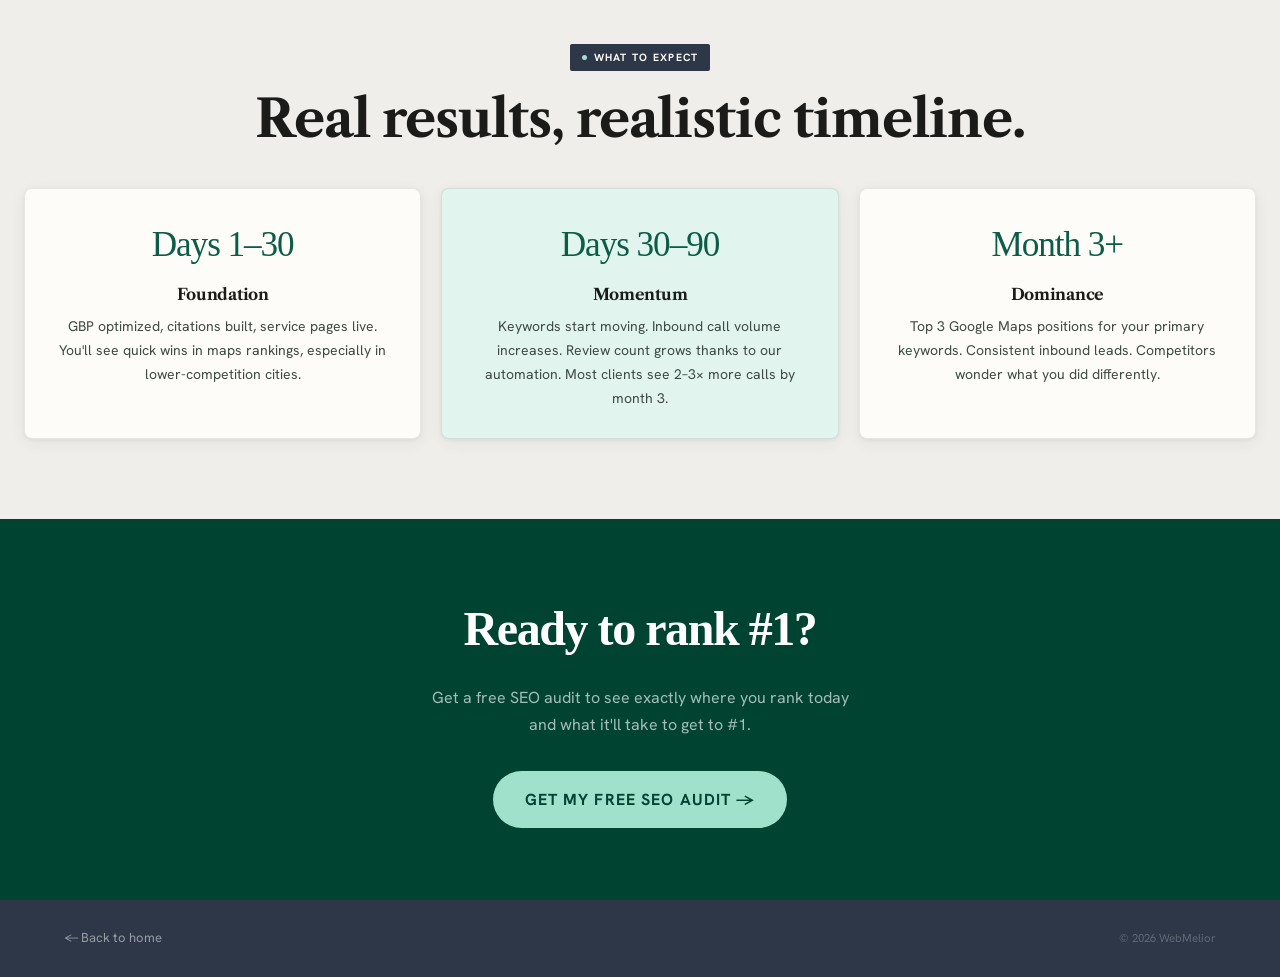
<file: clients/home-services-demo/site/services/seo.html>
﻿<!DOCTYPE html>
<html lang="en">
<head>
  <meta charset="UTF-8"/>
  <meta name="viewport" content="width=device-width,initial-scale=1"/>
  <title>Local SEO for HVAC, Plumbing & Electrical | WebMelior</title>
  <meta name="description" content="Show up #1 when someone searches 'HVAC near me' or 'plumber near me'. Google Business optimization, citation building, and monthly ranking reports."/>
  <link rel="canonical" href="https://webmelior.com/services/seo"/>
  <link rel="preconnect" href="https://fonts.googleapis.com"/>
  <link rel="preconnect" href="https://fonts.gstatic.com" crossorigin/>
  <link href="https://fonts.googleapis.com/css2?family=Libre+Caslon+Text:ital,wght@0,400;0,700;1,400&family=Hanken+Grotesk:wght@400;500;600;700&display=swap" rel="stylesheet"/>
  <link rel="stylesheet" href="../shared.css"/>
</head>
<body class="grain">

  <div style="background:rgba(44,42,42,0.97);color:rgba(255,255,255,0.75);text-align:center;font-size:13px;font-weight:500;padding:9px 16px;">
    Serving Central Florida · HVAC, Plumbing &amp; Electrical. <a data-cal-link="webmelior-zhfjhv/book-a-free-call" data-cal-namespace="book-a-free-call" data-cal-config='{"layout":"month_view","useSlotsViewOnSmallScreen":"true"}' href="#" style="color:var(--accent);text-decoration:underline;">Book a free call →</a>
  </div>
  <nav class="site-nav" aria-label="Main navigation">
    <div class="nav-inner">
      <a href="../index.html" class="nav-logo" aria-label="WebMelior home">
        <svg xmlns="http://www.w3.org/2000/svg" viewBox="0 0 80 98" width="26" height="32" aria-hidden="true"><defs><linearGradient id="wm" x1="0.25" y1="0" x2="0.75" y2="1"><stop offset="0%" stop-color="#1A9A74"/><stop offset="100%" stop-color="#0A4D3C"/></linearGradient></defs><path d="M 40,93 C 22,74 12,59 12,38 A 28,28 0 0 1 68,38 C 68,59 58,74 40,93 Z" fill="url(#wm)"/><polyline points="24,56 40,42 56,56" fill="none" stroke="#fff" stroke-width="5.5" stroke-linecap="round" stroke-linejoin="round"/></svg>
        <span class="nav-logo-text">Web<span>Melior</span></span>
      </a>
      <ul class="nav-links" role="list"><li><a href="index.html">Services</a></li><li><a href="../industries/hvac.html">Industries</a></li><li><a href="../pricing.html">Pricing</a></li><li><a href="../about.html">About</a></li></ul>
      <div class="nav-right">
        <a href="tel:+14077156746" class="nav-phone">(407) 715-6746</a>
        <a data-cal-link="webmelior-zhfjhv/book-a-free-call" data-cal-namespace="book-a-free-call" data-cal-config='{"layout":"month_view","useSlotsViewOnSmallScreen":"true"}' href="#" class="btn btn-primary">Book a Free Call</a>
        <button class="hamburger" id="hamburger" aria-label="Open menu" aria-expanded="false"><span></span><span></span><span></span></button>
      </div>
    </div>
    <div class="mobile-menu" id="mobileMenu">
      <a href="index.html">Services</a><a href="../industries/hvac.html">Industries</a><a href="../pricing.html">Pricing</a><a href="../about.html">About</a>
      <a data-cal-link="webmelior-zhfjhv/book-a-free-call" data-cal-namespace="book-a-free-call" data-cal-config='{"layout":"month_view","useSlotsViewOnSmallScreen":"true"}' href="#" class="btn btn-primary">Book a Free Call</a>
    </div>
  </nav>

  <!-- HERO -->
  <section style="padding:80px 24px 64px;position:relative;overflow:hidden;">
    <div aria-hidden="true" style="position:absolute;inset:0;pointer-events:none;background:radial-gradient(ellipse 70% 60% at 50% 40%,rgba(159,225,203,0.22) 0%,transparent 70%);"></div>
    <div class="container-sm text-center reveal" style="position:relative;">
      <div class="section-badge" style="justify-content:center;"><span class="dot"></span>Local SEO</div>
      <h1 class="section-title">Show up #1 when someone<br/>searches "HVAC near me."</h1>
      <p class="section-sub" style="margin:0 auto 32px;">Local SEO built specifically for trade businesses, not generic agency tactics that take 12 months to show results.</p>
      <div style="display:flex;justify-content:center;flex-wrap:wrap;gap:12px;">
        <a data-cal-link="webmelior-zhfjhv/book-a-free-call" data-cal-namespace="book-a-free-call" data-cal-config='{"layout":"month_view","useSlotsViewOnSmallScreen":"true"}' href="#" class="btn btn-primary btn-lg">Get a free SEO audit</a>
      </div>
    </div>
  </section>

  <div class="divider"></div>

  <!-- WHAT WE DO -->
  <section class="section">
    <div class="container">
      <div class="text-center reveal" style="margin-bottom:48px;">
        <div class="section-badge" style="justify-content:center;"><span class="dot"></span>The work</div>
        <h2 class="section-title">What local SEO actually means<br/>for a trade business.</h2>
      </div>

      <div class="grid-2 reveal" style="gap:24px;">
        <div class="card">
          <h3 style="margin-bottom:10px;">Google Business Profile optimization</h3>
          <p style="font-size:0.9rem;line-height:1.7;color:var(--text-mid);margin-bottom:16px;">Your Google Business Profile is your #1 lead source, yet most trade companies set it up once and forget it. We optimize every field, post weekly updates, add photos, respond to reviews, and build out your service area. This alone can double inbound calls.</p>
          <ul class="check-list">
            <li><svg class="check" width="14" height="14" viewBox="0 0 14 14" fill="none" aria-hidden="true"><path d="M2 7l3.5 3.5 6.5-7" stroke="var(--green-mid)" stroke-width="1.7" stroke-linecap="round" stroke-linejoin="round"/></svg>Fully optimized GBP profile</li>
            <li><svg class="check" width="14" height="14" viewBox="0 0 14 14" fill="none" aria-hidden="true"><path d="M2 7l3.5 3.5 6.5-7" stroke="var(--green-mid)" stroke-width="1.7" stroke-linecap="round" stroke-linejoin="round"/></svg>Weekly posts + photo uploads</li>
            <li><svg class="check" width="14" height="14" viewBox="0 0 14 14" fill="none" aria-hidden="true"><path d="M2 7l3.5 3.5 6.5-7" stroke="var(--green-mid)" stroke-width="1.7" stroke-linecap="round" stroke-linejoin="round"/></svg>Review response management</li>
          </ul>
        </div>

        <div class="card">
          <h3 style="margin-bottom:10px;">"Near me" keyword targeting</h3>
          <p style="font-size:0.9rem;line-height:1.7;color:var(--text-mid);margin-bottom:16px;">We build out dedicated service pages for your highest-value keywords: "AC repair Orlando," "emergency plumber Kissimmee," "electrician near me Winter Park." Each page is written for humans first, search engines second.</p>
          <ul class="check-list">
            <li><svg class="check" width="14" height="14" viewBox="0 0 14 14" fill="none" aria-hidden="true"><path d="M2 7l3.5 3.5 6.5-7" stroke="var(--green-mid)" stroke-width="1.7" stroke-linecap="round" stroke-linejoin="round"/></svg>Service + city page builds</li>
            <li><svg class="check" width="14" height="14" viewBox="0 0 14 14" fill="none" aria-hidden="true"><path d="M2 7l3.5 3.5 6.5-7" stroke="var(--green-mid)" stroke-width="1.7" stroke-linecap="round" stroke-linejoin="round"/></svg>Trade-specific keyword research</li>
            <li><svg class="check" width="14" height="14" viewBox="0 0 14 14" fill="none" aria-hidden="true"><path d="M2 7l3.5 3.5 6.5-7" stroke="var(--green-mid)" stroke-width="1.7" stroke-linecap="round" stroke-linejoin="round"/></svg>Schema markup on every page</li>
          </ul>
        </div>

        <div class="card">
          <h3 style="margin-bottom:10px;">Citation building</h3>
          <p style="font-size:0.9rem;line-height:1.7;color:var(--text-mid);margin-bottom:16px;">Google trusts businesses that appear consistently across the web. We build and maintain your listings on the 50+ directories that matter for local trades: Angi, HomeAdvisor, Yelp, BBB, and more. Consistent NAP (Name, Address, Phone) is table stakes.</p>
          <ul class="check-list">
            <li><svg class="check" width="14" height="14" viewBox="0 0 14 14" fill="none" aria-hidden="true"><path d="M2 7l3.5 3.5 6.5-7" stroke="var(--green-mid)" stroke-width="1.7" stroke-linecap="round" stroke-linejoin="round"/></svg>50+ directory submissions</li>
            <li><svg class="check" width="14" height="14" viewBox="0 0 14 14" fill="none" aria-hidden="true"><path d="M2 7l3.5 3.5 6.5-7" stroke="var(--green-mid)" stroke-width="1.7" stroke-linecap="round" stroke-linejoin="round"/></svg>NAP consistency audit + fix</li>
            <li><svg class="check" width="14" height="14" viewBox="0 0 14 14" fill="none" aria-hidden="true"><path d="M2 7l3.5 3.5 6.5-7" stroke="var(--green-mid)" stroke-width="1.7" stroke-linecap="round" stroke-linejoin="round"/></svg>Ongoing monitoring</li>
          </ul>
        </div>

        <div class="card">
          <h3 style="margin-bottom:10px;">Monthly ranking reports</h3>
          <p style="font-size:0.9rem;line-height:1.7;color:var(--text-mid);margin-bottom:16px;">Every month you get a plain-English report: where you rank for your 10 most important keywords, how many people found you on Google, and what we're working on next. No agency jargon. Just the numbers that matter.</p>
          <ul class="check-list">
            <li><svg class="check" width="14" height="14" viewBox="0 0 14 14" fill="none" aria-hidden="true"><path d="M2 7l3.5 3.5 6.5-7" stroke="var(--green-mid)" stroke-width="1.7" stroke-linecap="round" stroke-linejoin="round"/></svg>Keyword ranking tracker</li>
            <li><svg class="check" width="14" height="14" viewBox="0 0 14 14" fill="none" aria-hidden="true"><path d="M2 7l3.5 3.5 6.5-7" stroke="var(--green-mid)" stroke-width="1.7" stroke-linecap="round" stroke-linejoin="round"/></svg>Google traffic + call volume</li>
            <li><svg class="check" width="14" height="14" viewBox="0 0 14 14" fill="none" aria-hidden="true"><path d="M2 7l3.5 3.5 6.5-7" stroke="var(--green-mid)" stroke-width="1.7" stroke-linecap="round" stroke-linejoin="round"/></svg>What's next, in plain English</li>
          </ul>
        </div>
      </div>
    </div>
  </section>

  <div class="divider"></div>

  <!-- RESULTS -->
  <section class="section" style="background:var(--cream-dark);">
    <div class="container">
      <div class="text-center reveal" style="margin-bottom:40px;">
        <div class="section-badge" style="justify-content:center;"><span class="dot"></span>What to expect</div>
        <h2 class="section-title">Real results, realistic timeline.</h2>
      </div>
      <div class="grid-3 reveal">
        <div class="card" style="text-align:center;">
          <div style="font-family:'DM Serif Display',serif;font-size:2.2rem;color:var(--green-mid);letter-spacing:-0.03em;margin-bottom:8px;">Days 1–30</div>
          <h3 style="font-size:1rem;margin-bottom:8px;">Foundation</h3>
          <p style="font-size:0.875rem;line-height:1.7;color:var(--text-mid);">GBP optimized, citations built, service pages live. You'll see quick wins in maps rankings, especially in lower-competition cities.</p>
        </div>
        <div class="card" style="text-align:center;background:var(--accent-light);">
          <div style="font-family:'DM Serif Display',serif;font-size:2.2rem;color:var(--green-mid);letter-spacing:-0.03em;margin-bottom:8px;">Days 30–90</div>
          <h3 style="font-size:1rem;margin-bottom:8px;">Momentum</h3>
          <p style="font-size:0.875rem;line-height:1.7;color:var(--text-mid);">Keywords start moving. Inbound call volume increases. Review count grows thanks to our automation. Most clients see 2–3× more calls by month 3.</p>
        </div>
        <div class="card" style="text-align:center;">
          <div style="font-family:'DM Serif Display',serif;font-size:2.2rem;color:var(--green-mid);letter-spacing:-0.03em;margin-bottom:8px;">Month 3+</div>
          <h3 style="font-size:1rem;margin-bottom:8px;">Dominance</h3>
          <p style="font-size:0.875rem;line-height:1.7;color:var(--text-mid);">Top 3 Google Maps positions for your primary keywords. Consistent inbound leads. Competitors wonder what you did differently.</p>
        </div>
      </div>
    </div>
  </section>

  <!-- CTA -->
  <section style="background:var(--green-dark);padding:72px 24px;text-align:center;">
    <div class="container-sm">
      <h2 style="font-family:'DM Serif Display',serif;font-size:clamp(2rem,4vw,3rem);color:#fff;letter-spacing:-0.03em;margin-bottom:16px;">Ready to rank #1?</h2>
      <p style="font-size:1rem;color:rgba(255,255,255,.65);max-width:420px;margin:0 auto 32px;line-height:1.7;">Get a free SEO audit to see exactly where you rank today and what it'll take to get to #1.</p>
      <a data-cal-link="webmelior-zhfjhv/book-a-free-call" data-cal-namespace="book-a-free-call" data-cal-config='{"layout":"month_view","useSlotsViewOnSmallScreen":"true"}' href="#" class="btn" style="background:var(--accent);color:var(--green-dark);font-size:16px;font-weight:700;padding:16px 32px;border-radius:100px;">Get my free SEO audit →</a>
    </div>
  </section>

  <footer class="site-footer"><div class="footer-bottom" style="max-width:1200px;margin:0 auto;border-top:none;padding:28px 24px;"><a href="../index.html" style="color:rgba(255,255,255,.5);text-decoration:none;font-size:13px;">← Back to home</a><span>&copy; 2026 WebMelior</span></div></footer>
  <div class="mobile-cta-bar"><a href="tel:+14077156746" class="btn btn-primary" style="flex:1;justify-content:center;">Tap to call</a><a data-cal-link="webmelior-zhfjhv/book-a-free-call" data-cal-namespace="book-a-free-call" data-cal-config='{"layout":"month_view","useSlotsViewOnSmallScreen":"true"}' href="#" class="btn btn-outline" style="flex:1;justify-content:center;">Book a call</a></div>

  <script>
    const ham = document.getElementById('hamburger');
    const menu = document.getElementById('mobileMenu');
    document.body.appendChild(menu); // escape nav stacking context
    ham.addEventListener('click', () => { const o = menu.classList.toggle('open'); ham.setAttribute('aria-expanded', String(o)); document.querySelector('.site-nav').classList.toggle('menu-open', o); });
    const obs = new IntersectionObserver(e => e.forEach(x => { if(x.isIntersecting){x.target.classList.add('revealed');obs.unobserve(x.target);} }), {threshold:.08});
    document.querySelectorAll('.reveal').forEach(el => obs.observe(el));
  </script>
<script type="text/javascript">
  (function (C, A, L) { let p = function (a, ar) { a.q.push(ar); }; let d = C.document; C.Cal = C.Cal || function () { let cal = C.Cal; let ar = arguments; if (!cal.loaded) { cal.ns = {}; cal.q = cal.q || []; d.head.appendChild(d.createElement("script")).src = A; cal.loaded = true; } if (ar[0] === L) { const api = function () { p(api, arguments); }; const namespace = ar[1]; api.q = api.q || []; if(typeof namespace === "string"){cal.ns[namespace] = cal.ns[namespace] || api;p(cal.ns[namespace], ar);p(cal, ["initNamespace", namespace]);} else p(cal, ar); return;} p(cal, ar); }; })(window, "https://app.cal.com/embed/embed.js", "init");
  Cal("init", "book-a-free-call", {origin:"https://app.cal.com"});
  Cal.config = Cal.config || {};
  Cal.config.forwardQueryParams = true;
  Cal.ns["book-a-free-call"]("ui", {"hideEventTypeDetails":false,"layout":"month_view","styles":{"branding":{"brandColor":"#0F6E56"}}});
</script>
<script>
(function(){var n=document.querySelector(".site-nav"),l=0;window.addEventListener("scroll",function(){var y=window.scrollY;if(y>l&&y>64)n.classList.add("nav-hidden");else n.classList.remove("nav-hidden");l=y;},{passive:true});})();
</script>
</body>
</html>
</file>
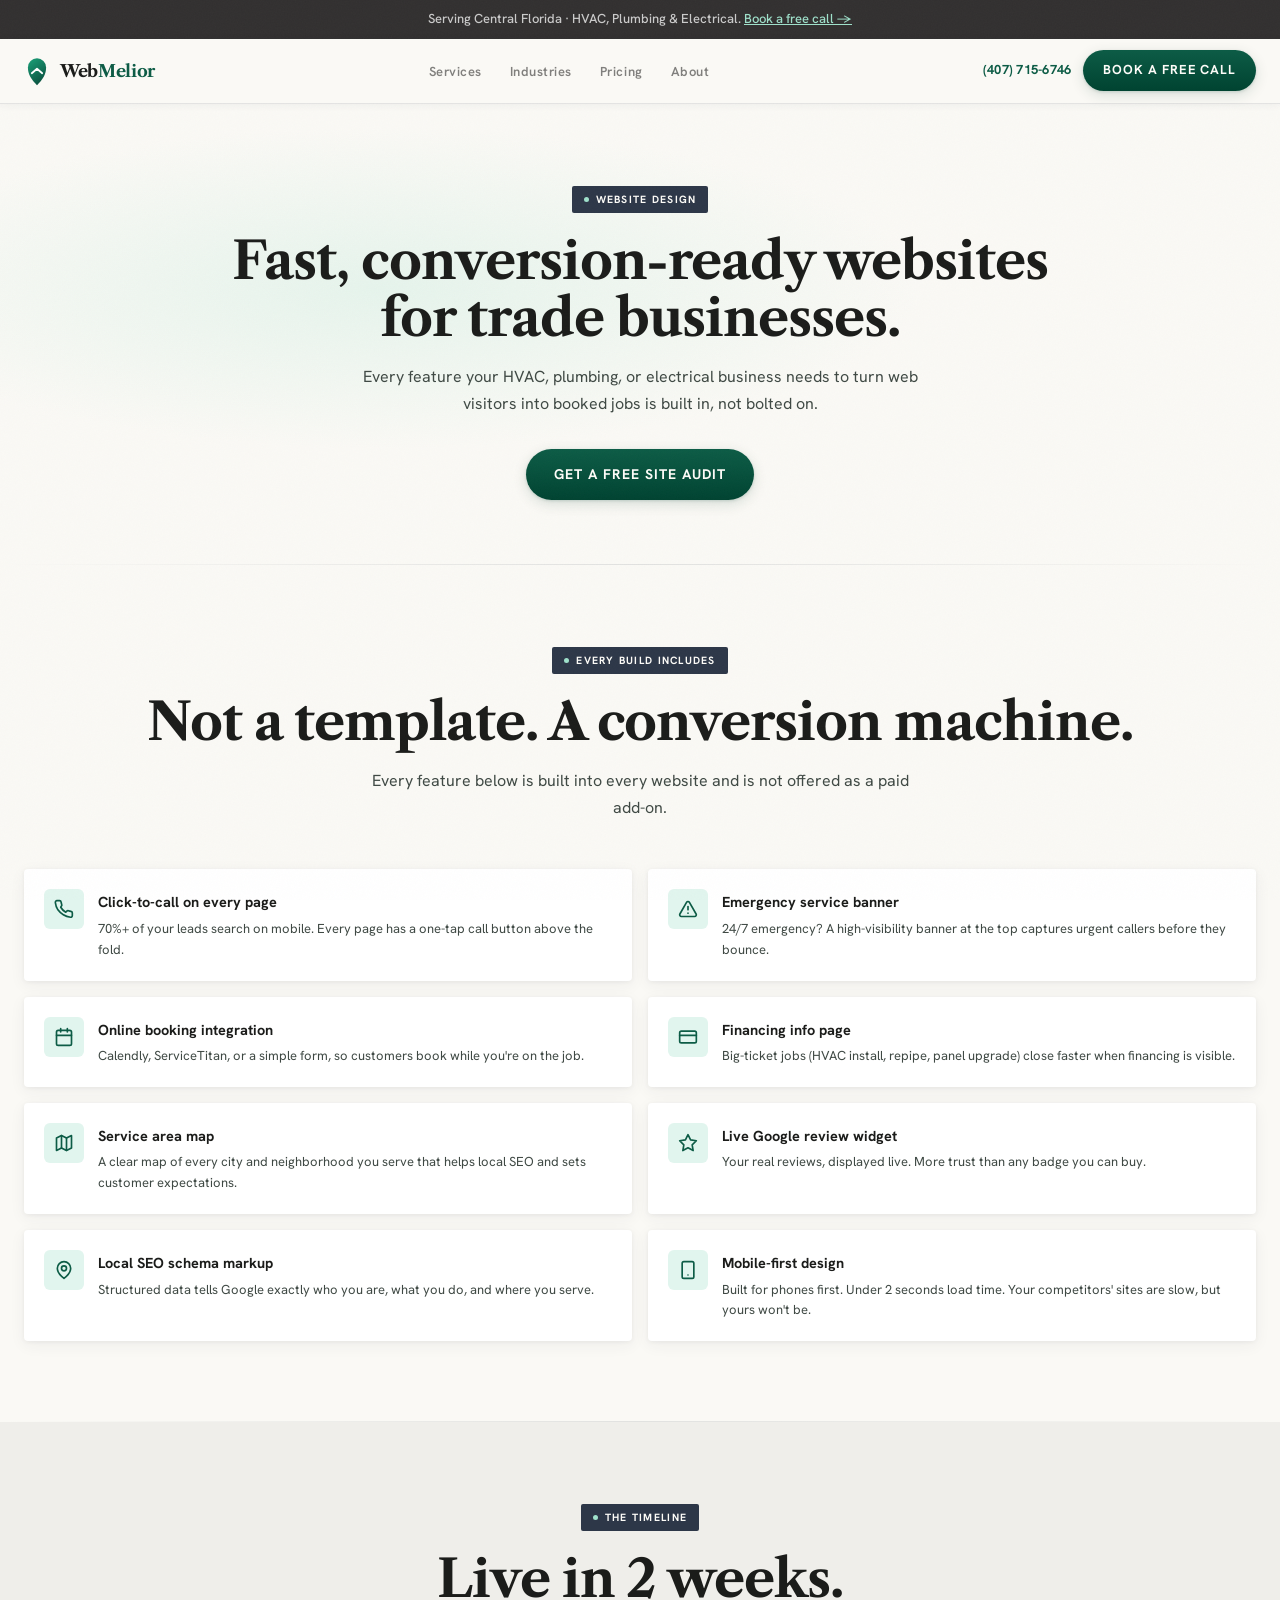
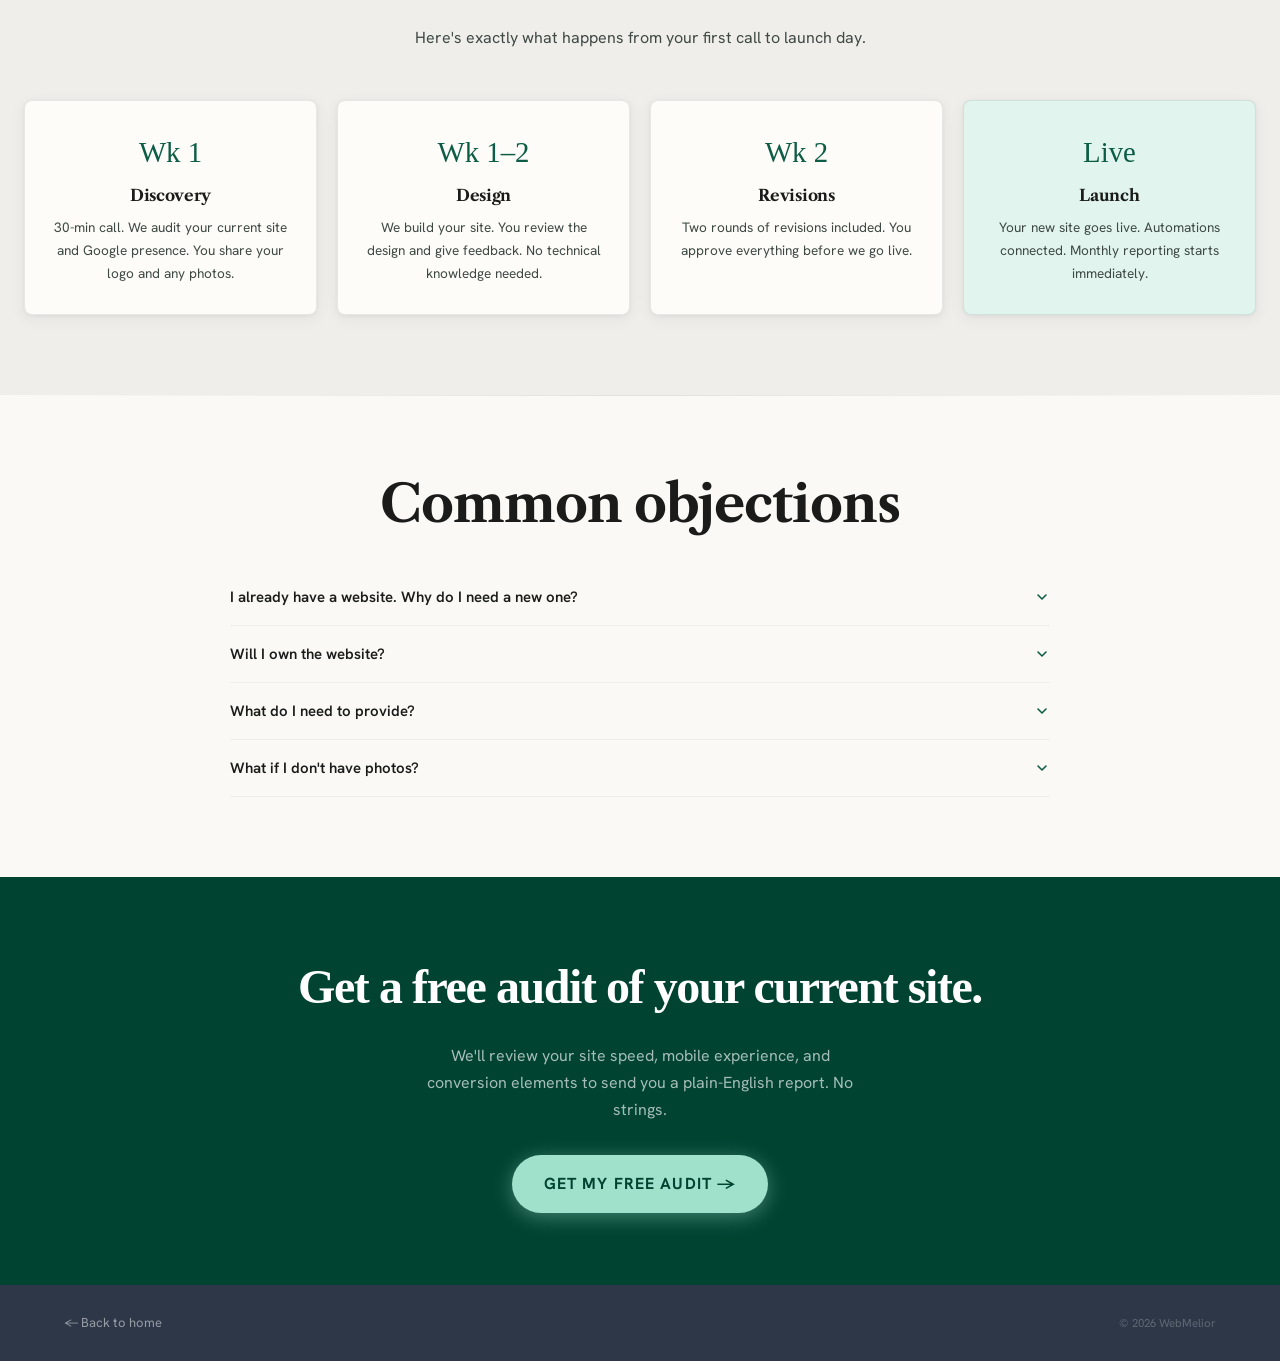
<file: clients/home-services-demo/site/services/websites.html>
﻿<!DOCTYPE html>
<html lang="en">
<head>
  <meta charset="UTF-8"/>
  <meta name="viewport" content="width=device-width,initial-scale=1"/>
  <title>Trade Business Website Design | WebMelior</title>
  <meta name="description" content="Fast, conversion-ready websites for HVAC, plumbing, and electrical companies. Click-to-call, emergency banners, booking, and reviews are all built in. Live in 2 weeks."/>
  <link rel="canonical" href="https://webmelior.com/services/websites"/>
  <link rel="preconnect" href="https://fonts.googleapis.com"/>
  <link rel="preconnect" href="https://fonts.gstatic.com" crossorigin/>
  <link href="https://fonts.googleapis.com/css2?family=Libre+Caslon+Text:ital,wght@0,400;0,700;1,400&family=Hanken+Grotesk:wght@400;500;600;700&display=swap" rel="stylesheet"/>
  <link rel="stylesheet" href="../shared.css"/>
  <script type="application/ld+json">
  {"@context":"https://schema.org","@type":"Service","name":"Trade Business Website Design","provider":{"@type":"LocalBusiness","name":"WebMelior"},"description":"Custom website design for HVAC, plumbing, and electrical companies","offers":{"@type":"Offer","price":"799","priceCurrency":"USD"}}
  </script>
</head>
<body class="grain">

  <!-- NAV -->
  <div style="background:rgba(44,42,42,0.97);color:rgba(255,255,255,0.75);text-align:center;font-size:13px;font-weight:500;padding:9px 16px;">
    Serving Central Florida · HVAC, Plumbing &amp; Electrical. <a data-cal-link="webmelior-zhfjhv/book-a-free-call" data-cal-namespace="book-a-free-call" data-cal-config='{"layout":"month_view","useSlotsViewOnSmallScreen":"true"}' href="#" style="color:var(--accent);text-decoration:underline;">Book a free call →</a>
  </div>
  <nav class="site-nav" aria-label="Main navigation">
    <div class="nav-inner">
      <a href="../index.html" class="nav-logo" aria-label="WebMelior home">
        <svg xmlns="http://www.w3.org/2000/svg" viewBox="0 0 80 98" width="26" height="32" aria-hidden="true"><defs><linearGradient id="wm" x1="0.25" y1="0" x2="0.75" y2="1"><stop offset="0%" stop-color="#1A9A74"/><stop offset="100%" stop-color="#0A4D3C"/></linearGradient></defs><path d="M 40,93 C 22,74 12,59 12,38 A 28,28 0 0 1 68,38 C 68,59 58,74 40,93 Z" fill="url(#wm)"/><polyline points="24,56 40,42 56,56" fill="none" stroke="#fff" stroke-width="5.5" stroke-linecap="round" stroke-linejoin="round"/></svg>
        <span class="nav-logo-text">Web<span>Melior</span></span>
      </a>
      <ul class="nav-links" role="list">
        <li><a href="index.html">Services</a></li>
        <li><a href="../industries/hvac.html">Industries</a></li>
        <li><a href="../pricing.html">Pricing</a></li>
        <li><a href="../about.html">About</a></li>
      </ul>
      <div class="nav-right">
        <a href="tel:+14077156746" class="nav-phone">(407) 715-6746</a>
        <a data-cal-link="webmelior-zhfjhv/book-a-free-call" data-cal-namespace="book-a-free-call" data-cal-config='{"layout":"month_view","useSlotsViewOnSmallScreen":"true"}' href="#" class="btn btn-primary">Book a Free Call</a>
        <button class="hamburger" id="hamburger" aria-label="Open menu" aria-expanded="false"><span></span><span></span><span></span></button>
      </div>
    </div>
    <div class="mobile-menu" id="mobileMenu">
      <a href="index.html">Services</a>
      <a href="../industries/hvac.html">Industries</a>
      <a href="../pricing.html">Pricing</a>
      <a href="../about.html">About</a>
      <a data-cal-link="webmelior-zhfjhv/book-a-free-call" data-cal-namespace="book-a-free-call" data-cal-config='{"layout":"month_view","useSlotsViewOnSmallScreen":"true"}' href="#" class="btn btn-primary">Book a Free Call</a>
    </div>
  </nav>

  <!-- HERO -->
  <section style="padding:80px 24px 64px;position:relative;overflow:hidden;">
    <div aria-hidden="true" style="position:absolute;inset:0;pointer-events:none;background:radial-gradient(ellipse 60% 50% at 30% 40%,rgba(159,225,203,0.22) 0%,transparent 70%);"></div>
    <div class="container-sm text-center reveal" style="position:relative;">
      <div class="section-badge" style="justify-content:center;"><span class="dot"></span>Website Design</div>
      <h1 class="section-title">Fast, conversion-ready websites<br/>for trade businesses.</h1>
      <p class="section-sub" style="margin:0 auto 32px;">Every feature your HVAC, plumbing, or electrical business needs to turn web visitors into booked jobs is built in, not bolted on.</p>
      <div style="display:flex;justify-content:center;flex-wrap:wrap;gap:12px;">
        <a data-cal-link="webmelior-zhfjhv/book-a-free-call" data-cal-namespace="book-a-free-call" data-cal-config='{"layout":"month_view","useSlotsViewOnSmallScreen":"true"}' href="#" class="btn btn-primary btn-lg">Get a free site audit</a>
      </div>
    </div>
  </section>

  <div class="divider"></div>

  <!-- WHAT'S INCLUDED -->
  <section class="section">
    <div class="container">
      <div class="text-center reveal" style="margin-bottom:48px;">
        <div class="section-badge" style="justify-content:center;"><span class="dot"></span>Every build includes</div>
        <h2 class="section-title">Not a template. A conversion machine.</h2>
        <p class="section-sub" style="margin:0 auto;">Every feature below is built into every website and is not offered as a paid add-on.</p>
      </div>

      <div class="grid-2 reveal" style="gap:16px;">
        <div style="display:flex;align-items:flex-start;gap:14px;padding:20px;background:#fff;border-radius:var(--radius);box-shadow:var(--shadow-card);">
          <div style="width:40px;height:40px;border-radius:6px;background:var(--mint-light);display:flex;align-items:center;justify-content:center;flex-shrink:0;color:var(--primary-mid);"><svg class="lucide-icon" width="20" height="20" xmlns="http://www.w3.org/2000/svg" viewBox="0 0 24 24" fill="none" stroke="currentColor" stroke-width="2" stroke-linecap="round" stroke-linejoin="round"><path d="M22 16.92v3a2 2 0 0 1-2.18 2 19.79 19.79 0 0 1-8.63-3.07A19.5 19.5 0 0 1 4.69 13a19.79 19.79 0 0 1-3.07-8.67A2 2 0 0 1 3.56 2h3a2 2 0 0 1 2 1.72c.127.96.361 1.903.7 2.81a2 2 0 0 1-.45 2.11L8.09 9.91a16 16 0 0 0 6 6l1.27-1.27a2 2 0 0 1 2.11-.45c.907.339 1.85.573 2.81.7A2 2 0 0 1 22 16.92z"/></svg></div>
          <div><strong style="font-size:14.5px;color:var(--text-dark);">Click-to-call on every page</strong><p style="font-size:13px;line-height:1.6;color:var(--text-mid);margin-top:4px;">70%+ of your leads search on mobile. Every page has a one-tap call button above the fold.</p></div>
        </div>
        <div style="display:flex;align-items:flex-start;gap:14px;padding:20px;background:#fff;border-radius:var(--radius);box-shadow:var(--shadow-card);">
          <div style="width:40px;height:40px;border-radius:6px;background:var(--mint-light);display:flex;align-items:center;justify-content:center;flex-shrink:0;color:var(--primary-mid);"><svg class="lucide-icon" width="20" height="20" xmlns="http://www.w3.org/2000/svg" viewBox="0 0 24 24" fill="none" stroke="currentColor" stroke-width="2" stroke-linecap="round" stroke-linejoin="round"><path d="m21.73 18-8-14a2 2 0 0 0-3.48 0l-8 14A2 2 0 0 0 4 21h16a2 2 0 0 0 1.73-3Z"/><path d="M12 9v4"/><path d="M12 17h.01"/></svg></div>
          <div><strong style="font-size:14.5px;color:var(--text-dark);">Emergency service banner</strong><p style="font-size:13px;line-height:1.6;color:var(--text-mid);margin-top:4px;">24/7 emergency? A high-visibility banner at the top captures urgent callers before they bounce.</p></div>
        </div>
        <div style="display:flex;align-items:flex-start;gap:14px;padding:20px;background:#fff;border-radius:var(--radius);box-shadow:var(--shadow-card);">
          <div style="width:40px;height:40px;border-radius:6px;background:var(--mint-light);display:flex;align-items:center;justify-content:center;flex-shrink:0;color:var(--primary-mid);"><svg class="lucide-icon" width="20" height="20" xmlns="http://www.w3.org/2000/svg" viewBox="0 0 24 24" fill="none" stroke="currentColor" stroke-width="2" stroke-linecap="round" stroke-linejoin="round"><rect width="18" height="18" x="3" y="4" rx="2" ry="2"/><line x1="16" x2="16" y1="2" y2="6"/><line x1="8" x2="8" y1="2" y2="6"/><line x1="3" x2="21" y1="10" y2="10"/></svg></div>
          <div><strong style="font-size:14.5px;color:var(--text-dark);">Online booking integration</strong><p style="font-size:13px;line-height:1.6;color:var(--text-mid);margin-top:4px;">Calendly, ServiceTitan, or a simple form, so customers book while you're on the job.</p></div>
        </div>
        <div style="display:flex;align-items:flex-start;gap:14px;padding:20px;background:#fff;border-radius:var(--radius);box-shadow:var(--shadow-card);">
          <div style="width:40px;height:40px;border-radius:6px;background:var(--mint-light);display:flex;align-items:center;justify-content:center;flex-shrink:0;color:var(--primary-mid);"><svg class="lucide-icon" width="20" height="20" xmlns="http://www.w3.org/2000/svg" viewBox="0 0 24 24" fill="none" stroke="currentColor" stroke-width="2" stroke-linecap="round" stroke-linejoin="round"><rect width="20" height="14" x="2" y="5" rx="2"/><line x1="2" x2="22" y1="10" y2="10"/></svg></div>
          <div><strong style="font-size:14.5px;color:var(--text-dark);">Financing info page</strong><p style="font-size:13px;line-height:1.6;color:var(--text-mid);margin-top:4px;">Big-ticket jobs (HVAC install, repipe, panel upgrade) close faster when financing is visible.</p></div>
        </div>
        <div style="display:flex;align-items:flex-start;gap:14px;padding:20px;background:#fff;border-radius:var(--radius);box-shadow:var(--shadow-card);">
          <div style="width:40px;height:40px;border-radius:6px;background:var(--mint-light);display:flex;align-items:center;justify-content:center;flex-shrink:0;color:var(--primary-mid);"><svg class="lucide-icon" width="20" height="20" xmlns="http://www.w3.org/2000/svg" viewBox="0 0 24 24" fill="none" stroke="currentColor" stroke-width="2" stroke-linecap="round" stroke-linejoin="round"><polygon points="3 6 9 3 15 6 21 3 21 18 15 21 9 18 3 21"/><line x1="9" x2="9" y1="3" y2="18"/><line x1="15" x2="15" y1="6" y2="21"/></svg></div>
          <div><strong style="font-size:14.5px;color:var(--text-dark);">Service area map</strong><p style="font-size:13px;line-height:1.6;color:var(--text-mid);margin-top:4px;">A clear map of every city and neighborhood you serve that helps local SEO and sets customer expectations.</p></div>
        </div>
        <div style="display:flex;align-items:flex-start;gap:14px;padding:20px;background:#fff;border-radius:var(--radius);box-shadow:var(--shadow-card);">
          <div style="width:40px;height:40px;border-radius:6px;background:var(--mint-light);display:flex;align-items:center;justify-content:center;flex-shrink:0;color:var(--primary-mid);"><svg class="lucide-icon" width="20" height="20" xmlns="http://www.w3.org/2000/svg" viewBox="0 0 24 24" fill="none" stroke="currentColor" stroke-width="2" stroke-linecap="round" stroke-linejoin="round"><polygon points="12 2 15.09 8.26 22 9.27 17 14.14 18.18 21.02 12 17.77 5.82 21.02 7 14.14 2 9.27 8.91 8.26 12 2"/></svg></div>
          <div><strong style="font-size:14.5px;color:var(--text-dark);">Live Google review widget</strong><p style="font-size:13px;line-height:1.6;color:var(--text-mid);margin-top:4px;">Your real reviews, displayed live. More trust than any badge you can buy.</p></div>
        </div>
        <div style="display:flex;align-items:flex-start;gap:14px;padding:20px;background:#fff;border-radius:var(--radius);box-shadow:var(--shadow-card);">
          <div style="width:40px;height:40px;border-radius:6px;background:var(--mint-light);display:flex;align-items:center;justify-content:center;flex-shrink:0;color:var(--primary-mid);"><svg class="lucide-icon" width="20" height="20" xmlns="http://www.w3.org/2000/svg" viewBox="0 0 24 24" fill="none" stroke="currentColor" stroke-width="2" stroke-linecap="round" stroke-linejoin="round"><path d="M20 10c0 6-8 12-8 12s-8-6-8-12a8 8 0 0 1 16 0Z"/><circle cx="12" cy="10" r="3"/></svg></div>
          <div><strong style="font-size:14.5px;color:var(--text-dark);">Local SEO schema markup</strong><p style="font-size:13px;line-height:1.6;color:var(--text-mid);margin-top:4px;">Structured data tells Google exactly who you are, what you do, and where you serve.</p></div>
        </div>
        <div style="display:flex;align-items:flex-start;gap:14px;padding:20px;background:#fff;border-radius:var(--radius);box-shadow:var(--shadow-card);">
          <div style="width:40px;height:40px;border-radius:6px;background:var(--mint-light);display:flex;align-items:center;justify-content:center;flex-shrink:0;color:var(--primary-mid);"><svg class="lucide-icon" width="20" height="20" xmlns="http://www.w3.org/2000/svg" viewBox="0 0 24 24" fill="none" stroke="currentColor" stroke-width="2" stroke-linecap="round" stroke-linejoin="round"><rect width="14" height="20" x="5" y="2" rx="2" ry="2"/><path d="M12 18h.01"/></svg></div>
          <div><strong style="font-size:14.5px;color:var(--text-dark);">Mobile-first design</strong><p style="font-size:13px;line-height:1.6;color:var(--text-mid);margin-top:4px;">Built for phones first. Under 2 seconds load time. Your competitors' sites are slow, but yours won't be.</p></div>
        </div>
      </div>
    </div>
  </section>

  <div class="divider"></div>

  <!-- TIMELINE -->
  <section class="section" style="background:var(--cream-dark);">
    <div class="container">
      <div class="text-center reveal" style="margin-bottom:48px;">
        <div class="section-badge" style="justify-content:center;"><span class="dot"></span>The timeline</div>
        <h2 class="section-title">Live in 2 weeks.</h2>
        <p class="section-sub" style="margin:0 auto;">Here's exactly what happens from your first call to launch day.</p>
      </div>

      <div class="grid-4 reveal">
        <div class="card" style="text-align:center;">
          <div style="font-family:'DM Serif Display',serif;font-size:1.8rem;color:var(--green-mid);margin-bottom:8px;">Wk 1</div>
          <h3 style="font-size:1rem;margin-bottom:8px;">Discovery</h3>
          <p style="font-size:0.85rem;">30-min call. We audit your current site and Google presence. You share your logo and any photos.</p>
        </div>
        <div class="card" style="text-align:center;">
          <div style="font-family:'DM Serif Display',serif;font-size:1.8rem;color:var(--green-mid);margin-bottom:8px;">Wk 1–2</div>
          <h3 style="font-size:1rem;margin-bottom:8px;">Design</h3>
          <p style="font-size:0.85rem;">We build your site. You review the design and give feedback. No technical knowledge needed.</p>
        </div>
        <div class="card" style="text-align:center;">
          <div style="font-family:'DM Serif Display',serif;font-size:1.8rem;color:var(--green-mid);margin-bottom:8px;">Wk 2</div>
          <h3 style="font-size:1rem;margin-bottom:8px;">Revisions</h3>
          <p style="font-size:0.85rem;">Two rounds of revisions included. You approve everything before we go live.</p>
        </div>
        <div class="card" style="text-align:center;background:var(--accent-light);">
          <div style="font-family:'DM Serif Display',serif;font-size:1.8rem;color:var(--green-mid);margin-bottom:8px;">Live</div>
          <h3 style="font-size:1rem;margin-bottom:8px;">Launch</h3>
          <p style="font-size:0.85rem;">Your new site goes live. Automations connected. Monthly reporting starts immediately.</p>
        </div>
      </div>
    </div>
  </section>

  <div class="divider"></div>

  <!-- FAQ -->
  <section class="section">
    <div class="container-sm">
      <div class="text-center reveal" style="margin-bottom:36px;">
        <h2 class="section-title">Common objections</h2>
      </div>
      <div class="reveal">
        <div class="faq-item">
          <button class="faq-q" aria-expanded="false">I already have a website. Why do I need a new one?<svg width="16" height="16" viewBox="0 0 16 16" fill="none" aria-hidden="true"><path d="M4 6l4 4 4-4" stroke="currentColor" stroke-width="1.6" stroke-linecap="round" stroke-linejoin="round"/></svg></button>
          <div class="faq-a">Most trade business websites are slow, not mobile-optimized, and missing conversion elements (click-to-call, emergency banners, review widgets). We'll audit yours for free, and if it's performing well, we'll tell you honestly.</div>
        </div>
        <div class="faq-item">
          <button class="faq-q" aria-expanded="false">Will I own the website?<svg width="16" height="16" viewBox="0 0 16 16" fill="none" aria-hidden="true"><path d="M4 6l4 4 4-4" stroke="currentColor" stroke-width="1.6" stroke-linecap="round" stroke-linejoin="round"/></svg></button>
          <div class="faq-a">100%. The code, domain, and hosting are yours. If you ever leave, you take everything with you. No lock-in.</div>
        </div>
        <div class="faq-item">
          <button class="faq-q" aria-expanded="false">What do I need to provide?<svg width="16" height="16" viewBox="0 0 16 16" fill="none" aria-hidden="true"><path d="M4 6l4 4 4-4" stroke="currentColor" stroke-width="1.6" stroke-linecap="round" stroke-linejoin="round"/></svg></button>
          <div class="faq-a">Your logo (if you have one), a few photos of your team or trucks (phone photos work fine), and 30 minutes for the kickoff call. We write the copy, build the pages, and handle all the tech.</div>
        </div>
        <div class="faq-item">
          <button class="faq-q" aria-expanded="false">What if I don't have photos?<svg width="16" height="16" viewBox="0 0 16 16" fill="none" aria-hidden="true"><path d="M4 6l4 4 4-4" stroke="currentColor" stroke-width="1.6" stroke-linecap="round" stroke-linejoin="round"/></svg></button>
          <div class="faq-a">No problem. We use professional stock photography while you gather real photos, then swap them in at no cost. Real photos always convert better, and we'll remind you.</div>
        </div>
      </div>
    </div>
  </section>

  <!-- CTA -->
  <section style="background:var(--green-dark);padding:72px 24px;text-align:center;">
    <div class="container-sm">
      <h2 style="font-family:'DM Serif Display',serif;font-size:clamp(2rem,4vw,3rem);color:#fff;letter-spacing:-0.03em;margin-bottom:16px;">Get a free audit of your current site.</h2>
      <p style="font-size:1rem;color:rgba(255,255,255,0.65);max-width:460px;margin:0 auto 32px;line-height:1.7;">We'll review your site speed, mobile experience, and conversion elements to send you a plain-English report. No strings.</p>
      <a data-cal-link="webmelior-zhfjhv/book-a-free-call" data-cal-namespace="book-a-free-call" data-cal-config='{"layout":"month_view","useSlotsViewOnSmallScreen":"true"}' href="#" class="btn" style="background:var(--accent);color:var(--green-dark);font-size:16px;font-weight:700;padding:16px 32px;border-radius:100px;box-shadow:0 4px 20px rgba(159,225,203,0.4);">Get my free audit →</a>
    </div>
  </section>

  <footer class="site-footer">
    <div class="footer-bottom" style="max-width:1200px;margin:0 auto;border-top:none;padding:28px 24px;">
      <a href="../index.html" style="color:rgba(255,255,255,.5);text-decoration:none;font-size:13px;">← Back to home</a>
      <span>&copy; 2026 WebMelior</span>
    </div>
  </footer>

  <div class="mobile-cta-bar">
    <a href="tel:+14077156746" class="btn btn-primary" style="flex:1;justify-content:center;">Tap to call</a>
    <a data-cal-link="webmelior-zhfjhv/book-a-free-call" data-cal-namespace="book-a-free-call" data-cal-config='{"layout":"month_view","useSlotsViewOnSmallScreen":"true"}' href="#" class="btn btn-outline" style="flex:1;justify-content:center;">Book a call</a>
  </div>

  <script>
    const ham = document.getElementById('hamburger');
    const menu = document.getElementById('mobileMenu');
    document.body.appendChild(menu); // escape nav stacking context
    ham.addEventListener('click', () => { const o = menu.classList.toggle('open'); ham.setAttribute('aria-expanded', String(o)); document.querySelector('.site-nav').classList.toggle('menu-open', o); });
    const obs = new IntersectionObserver(e => e.forEach(x => { if(x.isIntersecting){x.target.classList.add('revealed');obs.unobserve(x.target);} }), {threshold:.08});
    document.querySelectorAll('.reveal').forEach(el => obs.observe(el));
    document.querySelectorAll('.faq-q').forEach(btn => {
      btn.addEventListener('click', () => {
        const item = btn.closest('.faq-item');
        const open = item.classList.contains('open');
        document.querySelectorAll('.faq-item').forEach(i => { i.classList.remove('open'); i.querySelector('.faq-q').setAttribute('aria-expanded','false'); });
        if(!open) { item.classList.add('open'); btn.setAttribute('aria-expanded','true'); }
      });
    });
  </script>
<script type="text/javascript">
  (function (C, A, L) { let p = function (a, ar) { a.q.push(ar); }; let d = C.document; C.Cal = C.Cal || function () { let cal = C.Cal; let ar = arguments; if (!cal.loaded) { cal.ns = {}; cal.q = cal.q || []; d.head.appendChild(d.createElement("script")).src = A; cal.loaded = true; } if (ar[0] === L) { const api = function () { p(api, arguments); }; const namespace = ar[1]; api.q = api.q || []; if(typeof namespace === "string"){cal.ns[namespace] = cal.ns[namespace] || api;p(cal.ns[namespace], ar);p(cal, ["initNamespace", namespace]);} else p(cal, ar); return;} p(cal, ar); }; })(window, "https://app.cal.com/embed/embed.js", "init");
  Cal("init", "book-a-free-call", {origin:"https://app.cal.com"});
  Cal.config = Cal.config || {};
  Cal.config.forwardQueryParams = true;
  Cal.ns["book-a-free-call"]("ui", {"hideEventTypeDetails":false,"layout":"month_view","styles":{"branding":{"brandColor":"#0F6E56"}}});
</script>
<script>
(function(){var n=document.querySelector(".site-nav"),l=0;window.addEventListener("scroll",function(){var y=window.scrollY;if(y>l&&y>64)n.classList.add("nav-hidden");else n.classList.remove("nav-hidden");l=y;},{passive:true});})();
</script>
<script type="module">
import anime, { svg } from 'https://cdn.jsdelivr.net/npm/animejs@4/lib/anime.esm.min.js';
if (!window.matchMedia('(prefers-reduced-motion: reduce)').matches) {
  const icons = [...document.querySelectorAll('.lucide-icon')];
  if (!icons.length) return;
  const iconShapes = await Promise.all(icons.map(async icon => {
    const shapes = [...icon.querySelectorAll('path, circle, rect, polygon, polyline, line, ellipse')];
    const drawables = await Promise.all(shapes.map(s => svg.createDrawable(s)));
    return { icon, drawables };
  }));
  const obs = new IntersectionObserver((entries) => {
    entries.forEach(entry => {
      if (!entry.isIntersecting) return;
      const item = iconShapes.find(d => d.icon === entry.target);
      if (!item) return;
      item.drawables.forEach((drawable, i) => {
        anime({ targets: drawable, strokeDashoffset: [anime.get(drawable, 'strokeDashoffset'), 0], duration: 520, delay: i * 55, easing: 'easeInOutSine' });
      });
      obs.unobserve(entry.target);
    });
  }, { threshold: 0.15 });
  icons.forEach(el => obs.observe(el));
}
</script>
</body>
</html>
</file>
<file: clients/home-services-demo/site/shared.css>
/* WebMelior — Industrial Premium Design System v2
   Authoritative · Growth-Oriented · Diligent
   ---------------------------------------------------- */

:root {
  /* ── Core Industrial Premium Palette ── */
  --primary:           #004331;    /* Deep Forest — deepest anchor green */
  --primary-mid:       #0D5C46;    /* Emerald Growth — main brand green */
  --primary-light:     #1A9A74;    /* lighter for SVG gradients */
  --on-primary:        #FDFCF8;    /* Warm Parchment on dark surfaces */

  --service-slate:     #2D3748;    /* secondary · text anchor · borders */
  --cta-gold:          #D4AF37;    /* high-conversion CTA touchpoints */

  --surface:           #FDFCF8;    /* Warm Parchment — card backgrounds */
  --surface-bg:        #faf9f5;    /* page canvas */
  --surface-container: #efeeea;    /* section fills, input wells */
  --surface-high:      #e9e8e4;    /* dividers, strong borders */

  --text-dark:         #1b1c1a;    /* on-surface — primary text */
  --text-mid:          #3f4944;    /* on-surface-variant — secondary text */
  --text-subtle:       #6f7974;    /* tertiary / caption text */

  --success-mint:      #9FE1CB;    /* accent */
  --mint-light:        #E1F5EE;    /* accent tint — backgrounds */

  /* ── Legacy aliases (keeps all existing inline styles working) ── */
  --green-dark:        var(--primary);
  --green-mid:         var(--primary-mid);
  --green-light:       var(--primary-light);
  --cream:             var(--surface-bg);
  --cream-dark:        var(--surface-container);
  --white:             var(--surface);
  --accent:            var(--success-mint);
  --accent-light:      var(--mint-light);

  /* ── Border radii — industrial precision ── */
  --radius-sm:  2px;    /* chips, badges */
  --radius:     4px;    /* inputs, default components */
  --radius-md:  6px;    /* medium elements */
  --radius-lg:  8px;    /* cards, overlays */
  --radius-xl:  12px;   /* large containers */

  /* ── Shadows — soft ambient, slate-based (5-8% alpha) ── */
  --shadow-card: 0 1px 4px rgba(45,55,72,0.06), 0 4px 16px rgba(45,55,72,0.06);
  --shadow-btn:  0 1px 3px rgba(0,67,49,0.16), 0 4px 14px rgba(0,67,49,0.14);
  --shadow-lg:   0 4px 24px rgba(45,55,72,0.08), 0 16px 48px rgba(45,55,72,0.06);
}

*, *::before, *::after { box-sizing: border-box; margin: 0; padding: 0; }

html { scroll-behavior: smooth; }

body {
  font-family: 'Hanken Grotesk', system-ui, -apple-system, sans-serif;
  background: var(--surface-bg);
  color: var(--text-dark);
  -webkit-font-smoothing: antialiased;
  overflow-x: hidden;
  font-size: 16px;
  line-height: 1.6;
}

h1, h2, h3, h4 {
  font-family: 'Libre Caslon Text', Georgia, serif;
  letter-spacing: -0.02em;
}

/* Grain texture */
.grain::after {
  content: '';
  position: fixed; inset: 0;
  pointer-events: none; z-index: 998; opacity: 0.025;
  background-image: url("data:image/svg+xml,%3Csvg xmlns='http://www.w3.org/2000/svg' width='400' height='400'%3E%3Cfilter id='n'%3E%3CfeTurbulence type='fractalNoise' baseFrequency='0.72' numOctaves='4' stitchTiles='stitch'/%3E%3C/filter%3E%3Crect width='400' height='400' filter='url(%23n)'/%3E%3C/svg%3E");
  background-repeat: repeat;
}

/* ── Announcement bar ── */
.announce-bar {
  background: var(--service-slate);
  color: rgba(253,252,248,0.80);
  text-align: center;
  font-size: 12px;
  font-weight: 700;
  padding: 9px 16px;
  letter-spacing: 0.08em;
  text-transform: uppercase;
}
.announce-bar a { color: var(--success-mint); text-decoration: underline; }

/* ── Sticky nav ── */
.site-nav {
  position: sticky; top: 0; z-index: 9000;
  border-bottom: 1px solid rgba(45,55,72,0.10);
  box-shadow: 0 1px 8px rgba(45,55,72,0.06);
  transition: transform 0.32s cubic-bezier(0.19,1,0.22,1);
}
/* Pseudo-element carries the blur so the nav itself doesn't create a
   containing block for position:fixed children (the mobile menu) */
.site-nav::before {
  content: '';
  position: absolute; inset: 0;
  background: rgba(250,249,245,0.96);
  backdrop-filter: blur(16px);
  -webkit-backdrop-filter: blur(16px);
  z-index: -1;
  pointer-events: none;
}
.nav-hidden { transform: translateY(-100%); }
/* When mobile menu is open: lock nav in place above the overlay */
.site-nav.menu-open { transform: translateY(0) !important; z-index: 10000; }
.nav-inner {
  max-width: 1280px; margin: 0 auto;
  padding: 0 24px;
  height: 64px;
  display: flex; align-items: center; justify-content: space-between; gap: 20px;
}
.nav-logo { display: flex; align-items: center; gap: 10px; text-decoration: none; }
.nav-logo-text { font-size: 17px; font-weight: 700; letter-spacing: -0.02em; color: var(--text-dark); font-family: 'Libre Caslon Text', serif; }
.nav-logo-text span { color: var(--primary-mid); }
.nav-links { display: flex; align-items: center; gap: 28px; list-style: none; }
.nav-links a {
  font-size: 13px; font-weight: 600; color: rgba(27,28,26,0.55);
  text-decoration: none; letter-spacing: 0.04em;
  transition: color 0.18s ease;
}
.nav-links a:hover { color: var(--primary-mid); }
.nav-right { display: flex; align-items: center; gap: 12px; }
.nav-phone {
  display: flex; align-items: center;
  font-size: 13px; font-weight: 700; color: var(--primary-mid);
  text-decoration: none; letter-spacing: 0.02em;
}
.nav-phone:hover { color: var(--primary); }

/* ── Buttons ── */
.btn {
  display: inline-flex; align-items: center; gap: 7px;
  text-decoration: none; cursor: pointer; border: none;
  font-family: 'Hanken Grotesk', inherit;
  font-size: 13px; font-weight: 700;
  letter-spacing: 0.07em; text-transform: uppercase;
}
.btn-primary {
  background: linear-gradient(180deg, var(--primary-mid) 0%, var(--primary) 100%);
  color: var(--on-primary);
  padding: 10px 20px; border-radius: 100px;
  box-shadow: var(--shadow-btn);
  transition: background 0.22s ease, transform 0.18s ease;
}
.btn-primary:hover {
  background: linear-gradient(180deg, var(--primary) 0%, #002d22 100%);
  transform: translateY(-1px);
}
.btn-primary:focus-visible { outline: 2px solid var(--primary-mid); outline-offset: 3px; }
.btn-primary:active { transform: translateY(0); }

/* Gold — high-conversion "Book Now" variant */
.btn-gold {
  background: var(--cta-gold);
  color: var(--service-slate);
  padding: 10px 20px; border-radius: 100px;
  box-shadow: 0 2px 8px rgba(212,175,55,0.25), 0 6px 20px rgba(212,175,55,0.15);
  transition: background 0.22s ease, transform 0.18s ease;
}
.btn-gold:hover { background: #c9a52e; transform: translateY(-1px); }
.btn-gold:focus-visible { outline: 2px solid var(--cta-gold); outline-offset: 3px; }

.btn-outline {
  border: 1.5px solid rgba(13,92,70,0.30); color: var(--primary-mid);
  padding: 10px 20px; border-radius: 100px; background: transparent;
  transition: background 0.18s ease, border-color 0.18s ease, transform 0.18s ease;
}
.btn-outline:hover { background: var(--mint-light); border-color: var(--primary-mid); transform: translateY(-1px); }
.btn-outline:focus-visible { outline: 2px solid var(--primary-mid); outline-offset: 3px; }
.btn-lg { font-size: 14px; padding: 14px 28px; }
.btn svg { flex-shrink: 0; }

/* Hamburger */
.hamburger { display: none; flex-direction: column; gap: 5px; background: none; border: none; cursor: pointer; padding: 6px; }
.hamburger span { display: block; width: 22px; height: 1.5px; background: var(--text-dark); border-radius: 1px; }

/* ── Mobile menu ── */
.mobile-menu {
  display: none; flex-direction: column; gap: 12px;
  position: fixed; inset: 0; top: 64px; z-index: 9999;
  background: rgba(250,249,245,0.55);
  backdrop-filter: blur(24px);
  -webkit-backdrop-filter: blur(24px);
  padding: 24px;
  border-top: 1px solid rgba(45,55,72,0.12);
}
.mobile-menu.open { display: flex; }
.mobile-menu a { font-size: 16px; font-weight: 500; color: var(--text-dark); text-decoration: none; padding: 8px 0; border-bottom: 1px solid rgba(45,55,72,0.10); }
.mobile-menu .btn-primary { margin-top: 8px; justify-content: center; padding: 14px 24px; }

/* Mobile tap-to-call bar */
.mobile-cta-bar {
  display: none;
  position: fixed; bottom: 0; inset-x: 0; z-index: 200;
  padding: 12px 16px 20px;
  background: var(--surface);
  border-top: 1px solid var(--surface-high);
  box-shadow: 0 -4px 20px rgba(45,55,72,0.08);
  gap: 10px;
}
.mobile-cta-bar .btn { white-space: nowrap; }

/* ── Sections ── */
.section { padding: 80px 24px; }
.section-sm { padding: 56px 24px; }
.container { max-width: 1280px; margin: 0 auto; }
.container-sm { max-width: 820px; margin: 0 auto; }

/* Industrial chip-style badges */
.section-badge {
  display: inline-flex; align-items: center; gap: 7px;
  background: var(--service-slate); color: var(--on-primary);
  font-size: 10.5px; font-weight: 700; letter-spacing: 0.12em; text-transform: uppercase;
  padding: 5px 12px; border-radius: var(--radius-sm); margin-bottom: 20px;
}
.section-badge .dot { width: 5px; height: 5px; border-radius: 50%; background: var(--success-mint); }
.section-title { font-size: clamp(2rem, 4.5vw, 3.25rem); letter-spacing: -0.02em; color: var(--text-dark); line-height: 1.1; margin-bottom: 16px; }
.section-sub { font-size: 1rem; line-height: 1.7; color: var(--text-mid); max-width: 560px; }
.text-center { text-align: center; }
.text-center .section-sub { margin: 0 auto; }

/* ── Cards — tonal layering, 1px border ── */
.card {
  background: var(--surface);
  border-radius: var(--radius-lg);
  border: 1px solid rgba(45,55,72,0.10);
  box-shadow: var(--shadow-card);
  padding: 28px;
  position: relative;
  transition: transform 0.22s ease, box-shadow 0.22s ease;
}
.card:hover { transform: translateY(-4px); box-shadow: var(--shadow-lg); }
.card-icon {
  width: 44px; height: 44px; border-radius: var(--radius-md);
  background: var(--mint-light);
  display: flex; align-items: center; justify-content: center;
  margin-bottom: 18px;
  transition: background 0.18s ease;
}
.card:hover .card-icon { background: rgba(13,92,70,0.10); }
.card h3 { font-size: 1.15rem; letter-spacing: -0.02em; margin-bottom: 8px; }
.card p { font-size: 0.9rem; line-height: 1.7; color: var(--text-mid); }
.card-link {
  display: inline-flex; align-items: center; gap: 5px;
  font-size: 11.5px; font-weight: 700; color: var(--primary-mid);
  text-decoration: none; margin-top: 16px;
  letter-spacing: 0.06em; text-transform: uppercase;
  transition: gap 0.18s ease, color 0.18s ease;
}
.card-link:hover { gap: 9px; color: var(--primary); }

/* ── Grid layouts ── */
.grid-3 { display: grid; grid-template-columns: repeat(3,1fr); gap: 20px; }
.grid-4 { display: grid; grid-template-columns: repeat(4,1fr); gap: 20px; }
.grid-2 { display: grid; grid-template-columns: repeat(2,1fr); gap: 20px; }

/* ── Check list ── */
.check-list { list-style: none; display: flex; flex-direction: column; gap: 10px; }
.check-list li { display: flex; align-items: flex-start; gap: 10px; font-size: 0.9rem; line-height: 1.6; }
.check-list .check { flex-shrink: 0; color: var(--primary-mid); margin-top: 2px; font-weight: 700; }

/* ── Stats bar ── */
.stats-bar { display: grid; grid-template-columns: repeat(4,1fr); }
.stat-cell { padding: 28px 20px; text-align: center; background: var(--surface-container); border-right: 1px solid rgba(45,55,72,0.08); }
.stat-cell:last-child { border-right: none; }
.stat-num { font-family: 'Libre Caslon Text', Georgia, serif; font-size: 2.2rem; font-weight: 700; letter-spacing: -0.03em; color: var(--primary-mid); margin-bottom: 4px; }
.stat-label { font-size: 10.5px; font-weight: 700; letter-spacing: 0.10em; text-transform: uppercase; color: var(--text-subtle); }

/* ── Testimonial ── */
.testi-card { background: var(--surface); border-radius: var(--radius-lg); border: 1px solid rgba(45,55,72,0.09); box-shadow: var(--shadow-card); padding: 24px; }
.testi-quote { font-size: 3rem; line-height: 0.8; color: var(--mint-light); margin-bottom: 8px; font-family: 'Libre Caslon Text', serif; }
.stars { display: flex; gap: 2px; margin-bottom: 12px; color: var(--cta-gold); }
.testi-text { font-size: 0.875rem; line-height: 1.7; color: var(--text-mid); margin-bottom: 18px; }
.testi-author { display: flex; align-items: center; gap: 12px; }
.testi-avatar { width: 38px; height: 38px; border-radius: 50%; background: var(--mint-light); display: flex; align-items: center; justify-content: center; font-size: 12px; font-weight: 700; color: var(--primary-mid); flex-shrink: 0; }
.testi-name { font-size: 13px; font-weight: 700; color: var(--text-dark); }
.testi-biz { font-size: 10.5px; font-weight: 700; letter-spacing: 0.08em; text-transform: uppercase; color: var(--text-subtle); }

/* ── Pricing ── */
.pricing-grid { display: grid; grid-template-columns: repeat(3,1fr); gap: 20px; align-items: start; }
.pricing-card { background: var(--surface); border-radius: var(--radius-lg); border: 1px solid rgba(45,55,72,0.10); box-shadow: var(--shadow-card); padding: 28px; }
.pricing-featured { background: linear-gradient(150deg, var(--primary-mid) 0%, var(--primary) 100%); color: #fff; border-color: transparent; box-shadow: var(--shadow-lg); }
.price-tier { font-size: 10.5px; font-weight: 700; letter-spacing: 0.14em; text-transform: uppercase; opacity: 0.55; margin-bottom: 10px; }
.price-amount { font-family: 'Libre Caslon Text', serif; font-size: 2.4rem; font-weight: 700; letter-spacing: -0.03em; margin-bottom: 2px; }
.price-period { font-size: 1.1rem; opacity: 0.6; }
.price-desc { font-size: 0.775rem; opacity: 0.55; margin-bottom: 22px; }
.price-features { list-style: none; display: flex; flex-direction: column; gap: 11px; margin-bottom: 28px; font-size: 0.85rem; }
.price-features li { display: flex; align-items: flex-start; gap: 9px; }
.price-features .x { opacity: 0.28; }

/* ── FAQ Accordion ── */
.faq-item { border-bottom: 1px solid var(--surface-container); }
.faq-q {
  display: flex; align-items: center; justify-content: space-between;
  width: 100%; background: none; border: none; cursor: pointer; font-family: inherit;
  font-size: 15px; font-weight: 600; color: var(--text-dark);
  padding: 18px 0; text-align: left; gap: 12px;
}
.faq-q svg { flex-shrink: 0; transition: transform 0.22s ease; color: var(--primary-mid); }
.faq-item.open .faq-q svg { transform: rotate(45deg); }
.faq-a { font-size: 14.5px; line-height: 1.7; color: var(--text-mid); padding-bottom: 18px; display: none; }
.faq-item.open .faq-a { display: block; }

/* ── Automation flow ── */
.auto-flow { display: flex; align-items: center; gap: 0; overflow-x: auto; padding: 12px 0; }
.flow-step { display: flex; flex-direction: column; align-items: center; text-align: center; gap: 8px; flex: 1; min-width: 100px; }
.flow-icon { width: 48px; height: 48px; border-radius: 50%; background: var(--mint-light); display: flex; align-items: center; justify-content: center; }
.flow-label { font-size: 10.5px; font-weight: 700; letter-spacing: 0.06em; text-transform: uppercase; color: var(--text-dark); line-height: 1.4; }
.flow-arrow { color: var(--success-mint); flex-shrink: 0; padding: 0 4px; }

/* ── Feature highlights grid ── */
.feature-item { display: flex; flex-direction: column; gap: 6px; padding: 18px; background: var(--surface); border-radius: var(--radius-md); border: 1px solid rgba(45,55,72,0.08); box-shadow: 0 1px 4px rgba(45,55,72,0.05); }
.feature-icon { font-size: 22px; }
.feature-label { font-size: 12px; font-weight: 700; letter-spacing: 0.06em; text-transform: uppercase; color: var(--text-dark); line-height: 1.4; }

/* ── Footer ── */
.site-footer { background: var(--service-slate); color: rgba(253,252,248,0.60); }
.footer-inner { max-width: 1280px; margin: 0 auto; padding: 64px 24px 40px; display: grid; grid-template-columns: 2fr 1fr 1fr 1fr 1fr; gap: 40px; }
.footer-brand p { font-size: 0.85rem; line-height: 1.7; max-width: 260px; margin-top: 14px; color: rgba(253,252,248,0.38); }
.footer-col h4 { font-family: 'Hanken Grotesk', sans-serif; font-size: 10.5px; font-weight: 700; letter-spacing: 0.14em; text-transform: uppercase; color: rgba(253,252,248,0.30); margin-bottom: 16px; }
.footer-col ul { list-style: none; display: flex; flex-direction: column; gap: 10px; }
.footer-col a { font-size: 0.85rem; color: rgba(253,252,248,0.60); text-decoration: none; transition: color 0.18s; }
.footer-col a:hover { color: #fff; }
.footer-bottom { max-width: 1280px; margin: 0 auto; padding: 20px 24px; border-top: 1px solid rgba(253,252,248,0.08); display: flex; justify-content: space-between; align-items: center; font-size: 11.5px; color: rgba(253,252,248,0.25); flex-wrap: wrap; gap: 8px; }

/* ── Floating elements ── */
.chat-widget { position: fixed; bottom: 88px; right: 24px; z-index: 200; }
.chat-btn {
  width: 54px; height: 54px; border-radius: 50%;
  background: linear-gradient(180deg, var(--primary-mid) 0%, var(--primary) 100%);
  color: #fff;
  box-shadow: var(--shadow-btn); border: none; cursor: pointer;
  display: flex; align-items: center; justify-content: center;
  transition: transform 0.22s ease;
}
.chat-btn:hover { transform: scale(1.08); }
.chat-bubble {
  position: absolute; bottom: 64px; right: 0;
  background: var(--surface); border-radius: var(--radius-lg);
  border: 1px solid rgba(45,55,72,0.10); box-shadow: var(--shadow-lg);
  padding: 16px 20px; width: 240px; font-size: 13.5px; line-height: 1.5;
  display: none;
}
.chat-bubble.open { display: block; }
.chat-bubble strong { color: var(--text-dark); }
.chat-bubble a { display: block; margin-top: 10px; }
.scroll-cta {
  position: fixed; bottom: 24px; left: 50%; transform: translateX(-50%) translateY(120px);
  z-index: 199;
  background: linear-gradient(180deg, var(--primary-mid) 0%, var(--primary) 100%);
  color: var(--on-primary);
  padding: 12px 24px; border-radius: 100px;
  font-size: 12px; font-weight: 700; letter-spacing: 0.07em; text-transform: uppercase;
  box-shadow: var(--shadow-btn); text-decoration: none; white-space: nowrap;
  transition: transform 0.36s cubic-bezier(0.34,1.56,0.64,1), background 0.18s;
}
.scroll-cta.visible { transform: translateX(-50%) translateY(0); }
.scroll-cta:hover { background: linear-gradient(180deg, var(--primary) 0%, #002d22 100%); }

/* ── Exit popup ── */
.exit-popup-overlay {
  display: none; position: fixed; inset: 0; z-index: 500;
  background: rgba(27,28,26,0.50); backdrop-filter: blur(4px);
  align-items: center; justify-content: center; padding: 20px;
}
.exit-popup-overlay.open { display: flex; }
.exit-popup {
  background: var(--surface); border-radius: var(--radius-lg);
  border: 1px solid rgba(45,55,72,0.10);
  padding: 40px 36px; max-width: 460px; width: 100%; text-align: center;
  box-shadow: 0 20px 60px rgba(27,28,26,0.18);
}
.exit-popup h3 { font-size: 1.5rem; letter-spacing: -0.02em; margin-bottom: 8px; }
.exit-popup p { font-size: 14.5px; color: var(--text-mid); margin-bottom: 20px; line-height: 1.6; }
.exit-popup input {
  width: 100%; padding: 10px 0;
  border: none; border-bottom: 1.5px solid rgba(45,55,72,0.22);
  border-radius: 0; font-size: 15px;
  background: transparent; color: var(--text-dark); font-family: inherit;
  margin-bottom: 16px;
  transition: border-color 0.18s ease;
}
.exit-popup input:focus { outline: none; border-bottom-color: var(--primary-mid); border-bottom-width: 2px; }
.exit-popup .close-popup { position: absolute; top: 16px; right: 20px; background: none; border: none; font-size: 22px; cursor: pointer; color: var(--text-mid); }
.exit-popup-inner { position: relative; }

/* ── Contact layout ── */
.contact-grid { display: grid; grid-template-columns: 1fr 340px; gap: 40px; align-items: start; }
.contact-sidebar { background: var(--surface); border-radius: var(--radius-lg); border: 1px solid rgba(45,55,72,0.10); box-shadow: var(--shadow-card); padding: 28px; display: flex; flex-direction: column; gap: 20px; }
.sidebar-item { display: flex; align-items: flex-start; gap: 14px; }
.sidebar-item svg { flex-shrink: 0; margin-top: 2px; color: var(--primary-mid); }
.sidebar-item p { font-size: 14px; line-height: 1.5; color: var(--text-mid); }
.sidebar-item a { color: var(--primary-mid); font-weight: 600; text-decoration: none; }

/* ── Form elements — bottom-border industrial style ── */
.form-grid { display: grid; grid-template-columns: 1fr 1fr; gap: 20px 28px; }
.form-group { display: flex; flex-direction: column; gap: 6px; }
.form-group.full { grid-column: 1 / -1; }
label {
  font-size: 10.5px; font-weight: 700; letter-spacing: 0.10em;
  text-transform: uppercase; color: var(--text-subtle);
}
input, select, textarea {
  background: transparent;
  border: none;
  border-bottom: 1.5px solid rgba(45,55,72,0.20);
  border-radius: 0;
  padding: 10px 0;
  font-size: 15px; color: var(--text-dark);
  font-family: 'Hanken Grotesk', inherit;
  min-height: 44px;
  transition: border-color 0.18s ease;
}
input:focus, select:focus, textarea:focus {
  outline: none;
  border-bottom-color: var(--primary-mid);
  border-bottom-width: 2px;
}
input:hover, select:hover, textarea:hover { border-bottom-color: rgba(45,55,72,0.35); }
textarea { resize: vertical; min-height: 96px; }
select { appearance: none; cursor: pointer; }
.form-submit { width: 100%; justify-content: center; min-height: 48px; font-size: 13.5px; padding: 14px; }

/* ── Industry cards ── */
.industry-card {
  background: var(--surface); border-radius: var(--radius-lg);
  border: 1px solid rgba(45,55,72,0.10); box-shadow: var(--shadow-card);
  padding: 32px 28px; text-decoration: none; color: var(--text-dark);
  display: flex; flex-direction: column; gap: 12px;
  transition: transform 0.22s ease, box-shadow 0.22s ease, border-color 0.22s ease;
}
.industry-card:hover { transform: translateY(-4px); box-shadow: var(--shadow-lg); border-color: var(--primary-mid); }
.industry-card .icon { font-size: 2.2rem; }
.industry-card h3 { font-size: 1.2rem; letter-spacing: -0.02em; }
.industry-card p { font-size: 0.875rem; line-height: 1.7; color: var(--text-mid); }
.industry-card .arrow { color: var(--primary-mid); font-size: 11px; font-weight: 700; letter-spacing: 0.07em; text-transform: uppercase; margin-top: auto; display: flex; align-items: center; gap: 5px; }

/* ── Section divider ── */
.divider { height: 1px; background: linear-gradient(90deg, transparent, rgba(45,55,72,0.12), transparent); margin: 0; }

/* ── Reveal animations ── */
.reveal { opacity: 0; transform: translateY(20px); }
.revealed { opacity: 1; transform: translateY(0); transition: opacity 0.52s cubic-bezier(0.19,1,0.22,1), transform 0.52s cubic-bezier(0.19,1,0.22,1); }
/* ── Hero grid (2-col desktop → 1-col mobile) ── */
.hero-grid {
  display: grid;
  grid-template-columns: 1fr 400px;
  gap: 64px;
  align-items: center;
  position: relative;
}

/* ── Feature highlights grid ── */
.feature-grid {
  display: grid;
  grid-template-columns: repeat(5, 1fr);
  gap: 12px;
}

@media (prefers-reduced-motion: reduce) {
  .reveal { opacity: 1; transform: none; }
  *, *::before, *::after { transition-duration: 0.01ms !important; }
}

/* ── Responsive ── */
@media (max-width: 1024px) {
  .footer-inner { grid-template-columns: 1fr 1fr 1fr; }
  .footer-brand { grid-column: 1 / -1; }
  .contact-grid { grid-template-columns: 1fr; }
  .contact-sidebar { order: -1; }
  .hero-grid { grid-template-columns: 1fr 340px; gap: 40px; }
}

@media (max-width: 900px) {
  .hero-grid { grid-template-columns: 1fr; gap: 0; }
  .hero-visual { display: none !important; }
  #hero { min-height: auto !important; padding: 80px 20px 48px !important; }
  .feature-grid { grid-template-columns: repeat(2, 1fr); }
  .nav-right .btn-primary { display: none; }
}

@media (max-width: 768px) {
  .grid-3, .grid-4, .pricing-grid { grid-template-columns: 1fr; }
  .grid-2 { grid-template-columns: 1fr; }
  .stats-bar { grid-template-columns: repeat(2,1fr); }
  .stat-cell:nth-child(2n) { border-right: none; }
  .stat-cell { border-bottom: 1px solid rgba(45,55,72,0.08); }
  .nav-links { display: none; }
  .nav-phone { display: none; }
  .hamburger { display: flex; }
  .mobile-cta-bar { display: none; }
  .chat-widget { bottom: 24px; }
  .footer-inner { grid-template-columns: 1fr 1fr; gap: 28px; }
  .footer-brand { grid-column: 1 / -1; }
  .form-grid { grid-template-columns: 1fr; }
  .section { padding: 56px 20px; }
  .section-badge { margin-bottom: 14px; }
  .feature-item { padding: 14px; }
}

@media (max-width: 480px) {
  .footer-inner { grid-template-columns: 1fr 1fr; }
  .footer-brand { grid-column: 1 / -1; }
  .stats-bar { grid-template-columns: repeat(2,1fr); }
  .section-title { font-size: 1.85rem; }
  .feature-grid { grid-template-columns: 1fr; }
  .stat-num { font-size: 1.8rem; }
  .ocean-background-layer { display: none; }  /* skip heavy filter on small phones */
}

/* ── Floating Ocean Background Effect ── */
.ocean-background-container {
  position: absolute;
  inset: 0;
  overflow: hidden;
  z-index: 0;
  pointer-events: none;
}
.ocean-background-layer {
  position: absolute;
  top: -15%;
  left: -15%;
  width: 130%;
  height: 130%;
  background-image: url('assets/ocean-bg.png');
  background-size: cover;
  background-position: center;
  background-repeat: no-repeat;
  filter: url(#ocean-fluid);
  animation: ocean-current 38s cubic-bezier(0.4,0,0.6,1) infinite;
  will-change: transform;
  image-rendering: crisp-edges;
}
.ocean-overlay-shade {
  position: absolute;
  inset: 0;
  background:
    linear-gradient(to right, var(--surface-bg) 0%, rgba(250,249,245,0.82) 28%, rgba(250,249,245,0.35) 58%, rgba(250,249,245,0.70) 100%),
    linear-gradient(to bottom, rgba(250,249,245,0.40) 0%, transparent 25%, transparent 75%, var(--surface-bg) 100%);
}

@keyframes ocean-current {
  0%   { transform: translate(0px, 0px) scale(1.01); }
  20%  { transform: translate(-9px, 5px) scale(1.018); }
  40%  { transform: translate(-15px, 10px) scale(1.025); }
  60%  { transform: translate(-11px, 7px) scale(1.020); }
  80%  { transform: translate(-4px, 3px) scale(1.012); }
  100% { transform: translate(0px, 0px) scale(1.01); }
}
</file>
